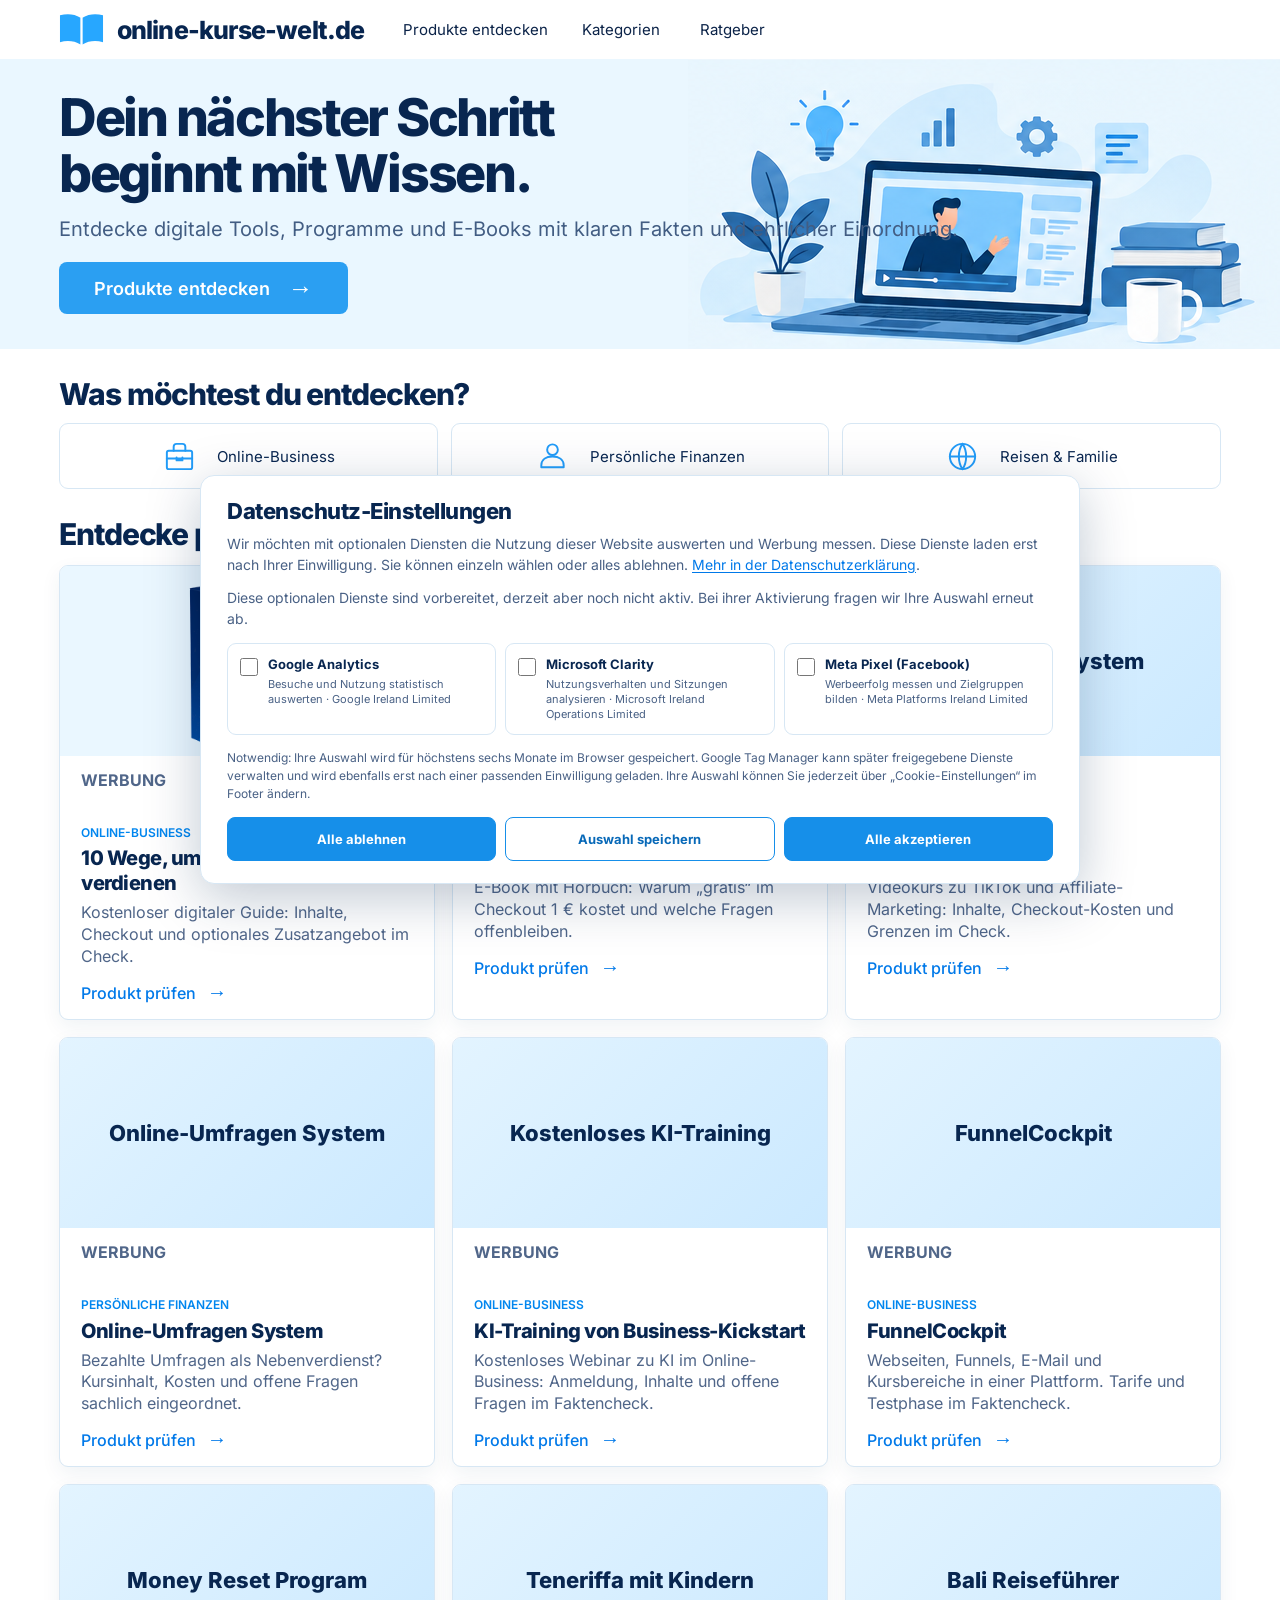
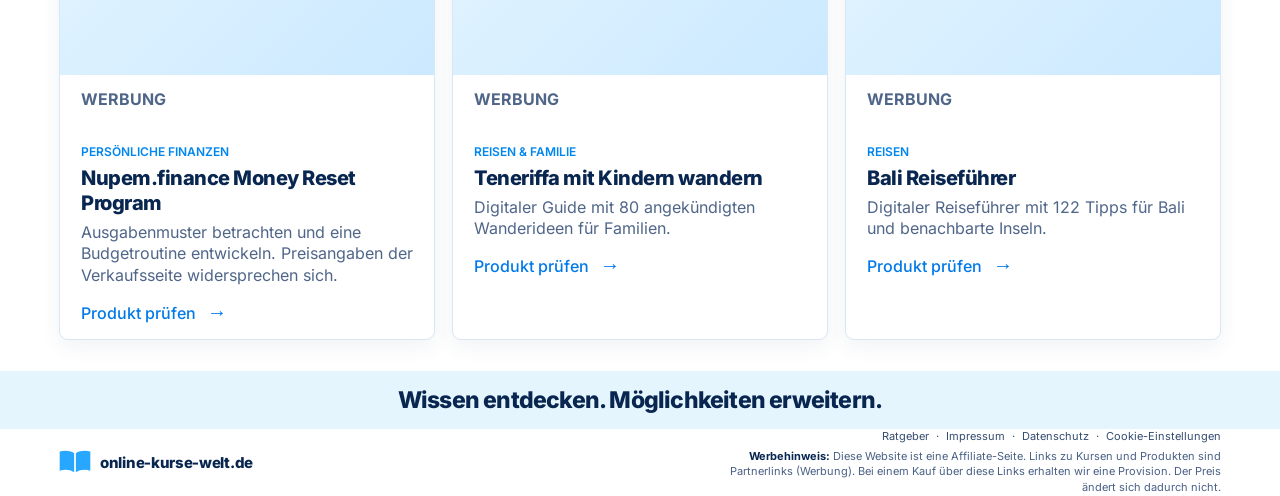
<file: index.html>
<!doctype html>
<html lang="de">
  <head>
    <meta charset="utf-8">
    <meta name="viewport" content="width=device-width, initial-scale=1">
    <meta name="google-site-verification" content="3HB__HDQSe2GEYKUAc9CnkwGPoxhRhEXRXLmWNFQ_dc" />
    <meta name="theme-color" content="#eaf7ff">
    <link rel="icon" type="image/svg+xml" href="favicon.svg">
    <meta name="description" content="Entdecke digitale Tools, Programme und E-Books für Business, Alltag und Reisen. Mit Preisprüfung, Quellen und ehrlicher Einordnung.">
    <title>Digitale Produkte entdecken | online-kurse-welt.de</title>
    <link rel="stylesheet" href="fonts.css">
    <link rel="stylesheet" href="styles.css">
    <link rel="stylesheet" href="consent.css">
    <script src="consent-config.js" defer></script>
    <script src="consent.js" defer></script>
    <script src="script.js" defer></script>
  </head>
  <body>
    <header class="site-header">
      <div class="container header-inner">
        <a class="brand" href="/" aria-label="online-kurse-welt.de – Startseite">
          <svg class="brand-mark" viewBox="0 0 46 36" aria-hidden="true"><path d="M22 5.5C15.7 1.5 8.2 1.1 1 3v27.4c7.3-1.9 14.8-1.5 21 2.5V5.5Z" fill="#27a7ff"/><path d="M24 5.5c6.3-4 13.8-4.4 21-2.5v27.4c-7.3-1.9-14.8-1.5-21 2.5V5.5Z" fill="#27a7ff"/><path d="M23 5v29" stroke="white" stroke-width="1.7"/></svg>
          <span>online-kurse-welt.de</span>
        </a>
        <nav class="main-nav" aria-label="Hauptnavigation">
          <a href="#kurse">Produkte entdecken</a>
          <a href="#kategorien">Kategorien</a>
          <button type="button" data-dialog="ratgeber">Ratgeber</button>
        </nav>
      </div>
    </header>

    <main>
      <section class="hero" aria-labelledby="hero-title">
        <div class="container hero-inner">
          <div class="hero-copy">
            <h1 id="hero-title">Dein nächster Schritt <br>beginnt mit Wissen.</h1>
            <p>Entdecke digitale Tools, Programme und E-Books mit klaren Fakten und ehrlicher Einordnung.</p>
            <a class="primary-button" href="#kurse">Produkte entdecken <span aria-hidden="true">→</span></a>
          </div>
          <div class="hero-art" aria-hidden="true"></div>
        </div>
      </section>

      <section class="categories container" id="kategorien" aria-labelledby="categories-title">
        <h2 id="categories-title">Was möchtest du entdecken?</h2>
        <div class="category-grid" role="group" aria-label="Produktkategorie wählen">
          <button class="category" type="button" data-category="business" aria-pressed="false"><svg viewBox="0 0 36 36" aria-hidden="true"><rect x="5" y="12" width="26" height="19" rx="2"/><path d="M12 12V8a3 3 0 0 1 3-3h6a3 3 0 0 1 3 3v4M5 20h26M15 19v3h6v-3"/></svg><span>Online-Business</span></button>
          <button class="category" type="button" data-category="persoenlich" aria-pressed="false"><svg viewBox="0 0 36 36" aria-hidden="true"><circle cx="18" cy="11" r="5.5"/><path d="M6.5 29v-2c0-6 5-9 11.5-9s11.5 3 11.5 9v2H6.5Z"/></svg><span>Persönliche Finanzen</span></button>
          <button class="category" type="button" data-category="reisen" aria-pressed="false"><svg viewBox="0 0 36 36" aria-hidden="true"><circle cx="18" cy="18" r="13"/><path d="M5 18h26M18 5c-5 7-5 19 0 26m0-26c5 7 5 19 0 26"/></svg><span>Reisen &amp; Familie</span></button>
        </div>
      </section>

      <section class="courses container" id="kurse" aria-labelledby="courses-title">
        <div class="courses-heading">
          <h2 id="courses-title">Entdecke passende digitale Produkte</h2>
          <button class="reset-filter" type="button" hidden>Alle Produkte anzeigen</button>
        </div>
        <div class="course-grid">
          <article class="course-card" data-category="business"><div class="course-image-product"><img src="assets/10-wege-online-geld-verdienen.png" alt="Anbieter-Mockup des digitalen Guides 10 Wege, um online Geld zu verdienen" width="500" height="500" loading="lazy"></div><div class="course-body"><p class="ad-label">Werbung</p><p class="eyebrow">Online-Business</p><h3>10 Wege, um online Geld zu verdienen</h3><p>Kostenloser digitaler Guide: Inhalte, Checkout und optionales Zusatzangebot im Check.</p><a class="text-link" href="/10-wege-online-geld-verdienen">Produkt prüfen <span aria-hidden="true">→</span></a></div></article>
          <article class="course-card" data-category="business"><div class="course-image-product course-image-no-photo">Internet Geld Geheimnis</div><div class="course-body"><p class="ad-label">Werbung</p><p class="eyebrow">Online-Business</p><h3>Internet Geld Geheimnis</h3><p>E-Book mit Hörbuch: Warum „gratis“ im Checkout 1 € kostet und welche Fragen offenbleiben.</p><a class="text-link" href="/internet-geld-geheimnis">Produkt prüfen <span aria-hidden="true">→</span></a></div></article>
          <article class="course-card" data-category="business"><div class="course-image-product course-image-no-photo">TikTok Cash System</div><div class="course-body"><p class="ad-label">Werbung</p><p class="eyebrow">Online-Business</p><h3>TikTok Cash System</h3><p>Videokurs zu TikTok und Affiliate-Marketing: Inhalte, Checkout-Kosten und Grenzen im Check.</p><a class="text-link" href="/tiktok-cash-system">Produkt prüfen <span aria-hidden="true">→</span></a></div></article>
          <article class="course-card" data-category="persoenlich"><div class="course-image-product course-image-no-photo">Online-Umfragen System</div><div class="course-body"><p class="ad-label">Werbung</p><p class="eyebrow">Persönliche Finanzen</p><h3>Online-Umfragen System</h3><p>Bezahlte Umfragen als Nebenverdienst? Kursinhalt, Kosten und offene Fragen sachlich eingeordnet.</p><a class="text-link" href="/online-umfragen-system">Produkt prüfen <span aria-hidden="true">→</span></a></div></article>
          <article class="course-card" data-category="business"><div class="course-image-product course-image-no-photo">Kostenloses KI-Training</div><div class="course-body"><p class="ad-label">Werbung</p><p class="eyebrow">Online-Business</p><h3>KI-Training von Business-Kickstart</h3><p>Kostenloses Webinar zu KI im Online-Business: Anmeldung, Inhalte und offene Fragen im Faktencheck.</p><a class="text-link" href="/ki-training-online-business">Produkt prüfen <span aria-hidden="true">→</span></a></div></article>
          <article class="course-card" data-category="business"><div class="course-image-product course-image-no-photo">FunnelCockpit</div><div class="course-body"><p class="ad-label">Werbung</p><p class="eyebrow">Online-Business</p><h3>FunnelCockpit</h3><p>Webseiten, Funnels, E-Mail und Kursbereiche in einer Plattform. Tarife und Testphase im Faktencheck.</p><a class="text-link" href="/funnel-cockpit">Produkt prüfen <span aria-hidden="true">→</span></a></div></article>
          <article class="course-card" data-category="persoenlich"><div class="course-image-product course-image-no-photo">Money Reset Program</div><div class="course-body"><p class="ad-label">Werbung</p><p class="eyebrow">Persönliche Finanzen</p><h3>Nupem.finance Money Reset Program</h3><p>Ausgabenmuster betrachten und eine Budgetroutine entwickeln. Preisangaben der Verkaufsseite widersprechen sich.</p><a class="text-link" href="/nupem-money-reset">Produkt prüfen <span aria-hidden="true">→</span></a></div></article>
          <article class="course-card" data-category="reisen"><div class="course-image-product course-image-no-photo">Teneriffa mit Kindern</div><div class="course-body"><p class="ad-label">Werbung</p><p class="eyebrow">Reisen &amp; Familie</p><h3>Teneriffa mit Kindern wandern</h3><p>Digitaler Guide mit 80 angekündigten Wanderideen für Familien.</p><a class="text-link" href="/teneriffa-wandern-mit-kindern">Produkt prüfen <span aria-hidden="true">→</span></a></div></article>
          <article class="course-card" data-category="reisen"><div class="course-image-product course-image-no-photo">Bali Reiseführer</div><div class="course-body"><p class="ad-label">Werbung</p><p class="eyebrow">Reisen</p><h3>Bali Reiseführer</h3><p>Digitaler Reiseführer mit 122 Tipps für Bali und benachbarte Inseln.</p><a class="text-link" href="/bali-reisefuehrer">Produkt prüfen <span aria-hidden="true">→</span></a></div></article>
        </div>
        <p class="empty-state" hidden>Für diese Kategorie zeigen wir derzeit keine Produkte. Wähle eine andere Kategorie oder sieh dir alle Produkte an.</p>
      </section>

      <div class="closing-line">Wissen entdecken. Möglichkeiten erweitern.</div>
    </main>

    <footer class="site-footer">
      <div class="container footer-inner">
        <a class="brand brand-footer" href="/" aria-label="online-kurse-welt.de – Startseite">
          <svg class="brand-mark" viewBox="0 0 46 36" aria-hidden="true"><path d="M22 5.5C15.7 1.5 8.2 1.1 1 3v27.4c7.3-1.9 14.8-1.5 21 2.5V5.5Z" fill="#27a7ff"/><path d="M24 5.5c6.3-4 13.8-4.4 21-2.5v27.4c-7.3-1.9-14.8-1.5-21 2.5V5.5Z" fill="#27a7ff"/><path d="M23 5v29" stroke="white" stroke-width="1.7"/></svg>
          <span>online-kurse-welt.de</span>
        </a>
        <div class="footer-right">
          <nav aria-label="Footer-Navigation">
            <button type="button" data-dialog="ratgeber">Ratgeber</button><span aria-hidden="true">·</span>
            <a href="/impressum">Impressum</a><span aria-hidden="true">·</span>
            <a href="/datenschutz">Datenschutz</a><span aria-hidden="true">·</span>
            <button class="cookie-settings-button" type="button" data-cookie-settings>Cookie-Einstellungen</button>
          </nav>
          <p class="affiliate-disclaimer"><strong>Werbehinweis:</strong> Diese Website ist eine Affiliate-Seite. Links zu Kursen und Produkten sind Partnerlinks (Werbung). Bei einem Kauf über diese Links erhalten wir eine Provision. Der Preis ändert sich dadurch nicht.</p>
        </div>
      </div>
    </footer>

    <dialog id="info-dialog" aria-labelledby="dialog-title">
      <button class="dialog-close" type="button" aria-label="Schließen">×</button>
      <h2 id="dialog-title"></h2>
      <p id="dialog-copy"></p>
    </dialog>
  </body>
</html>
</file>
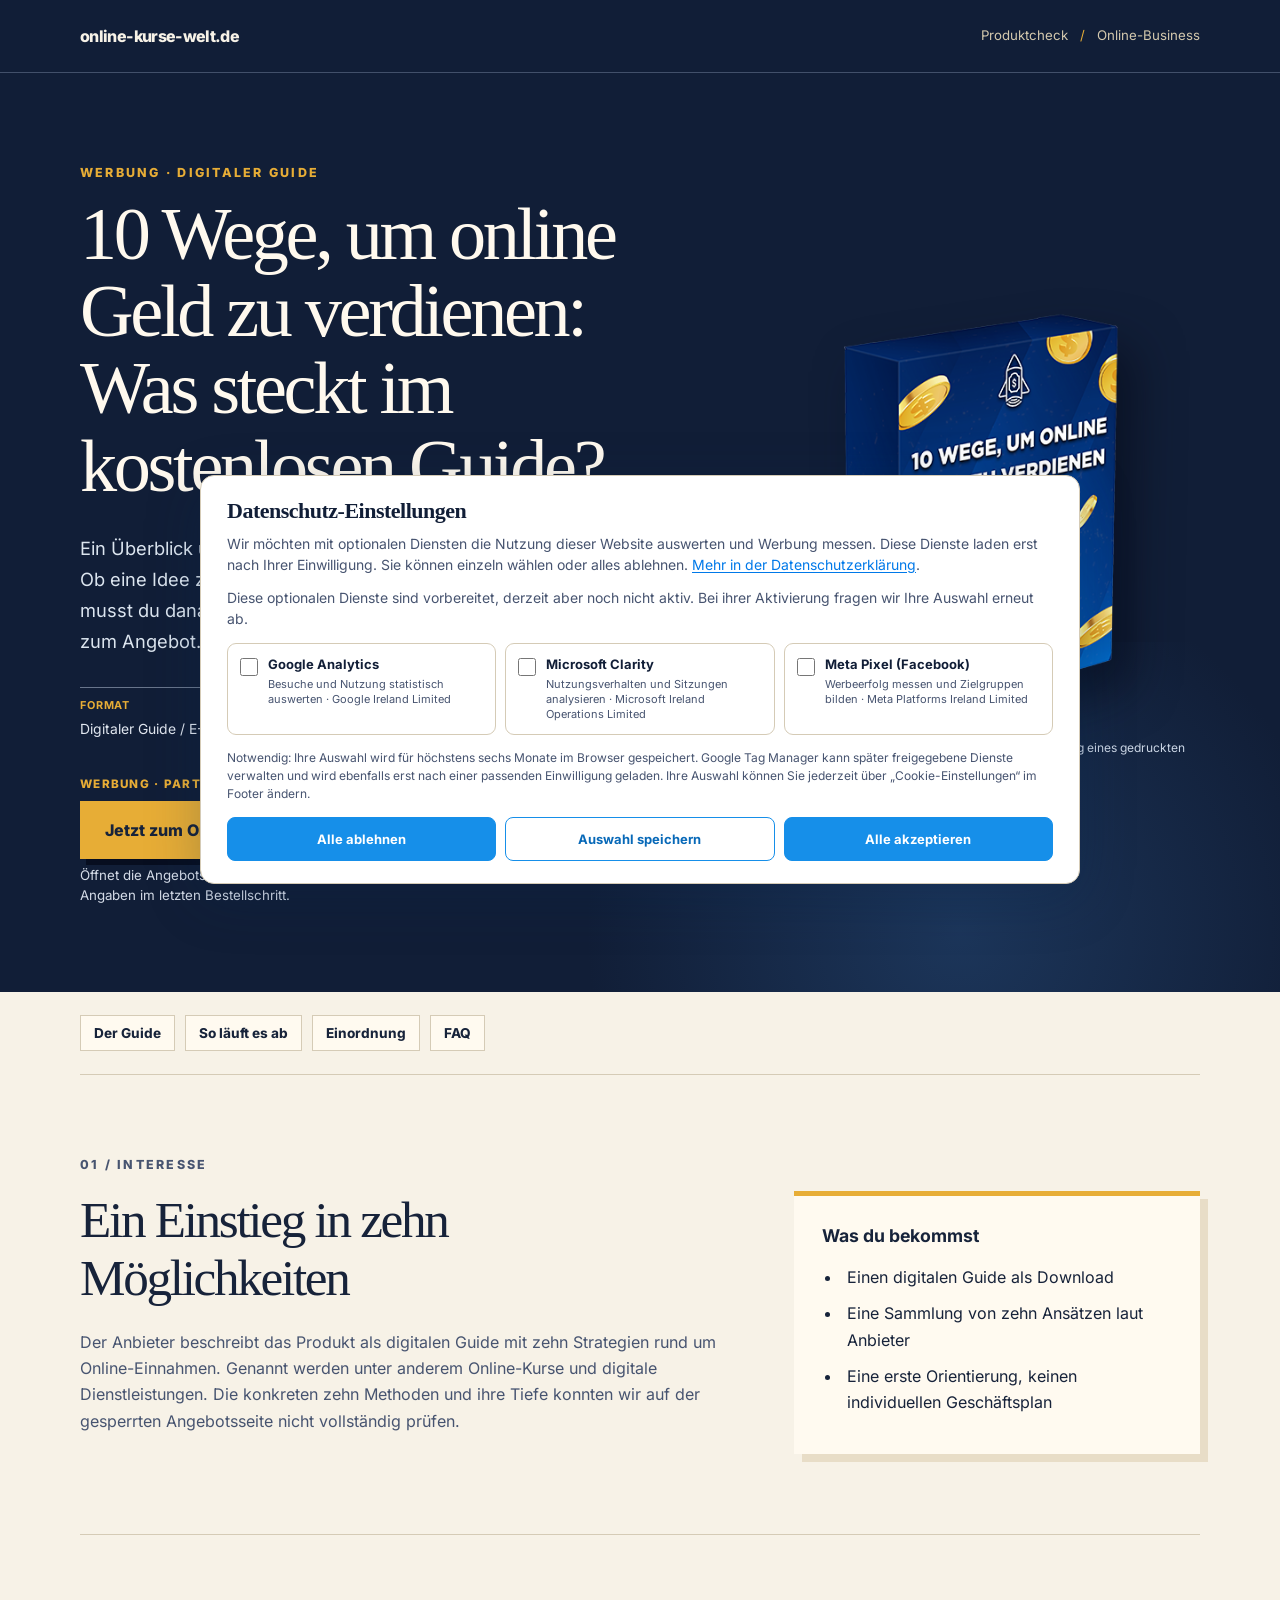
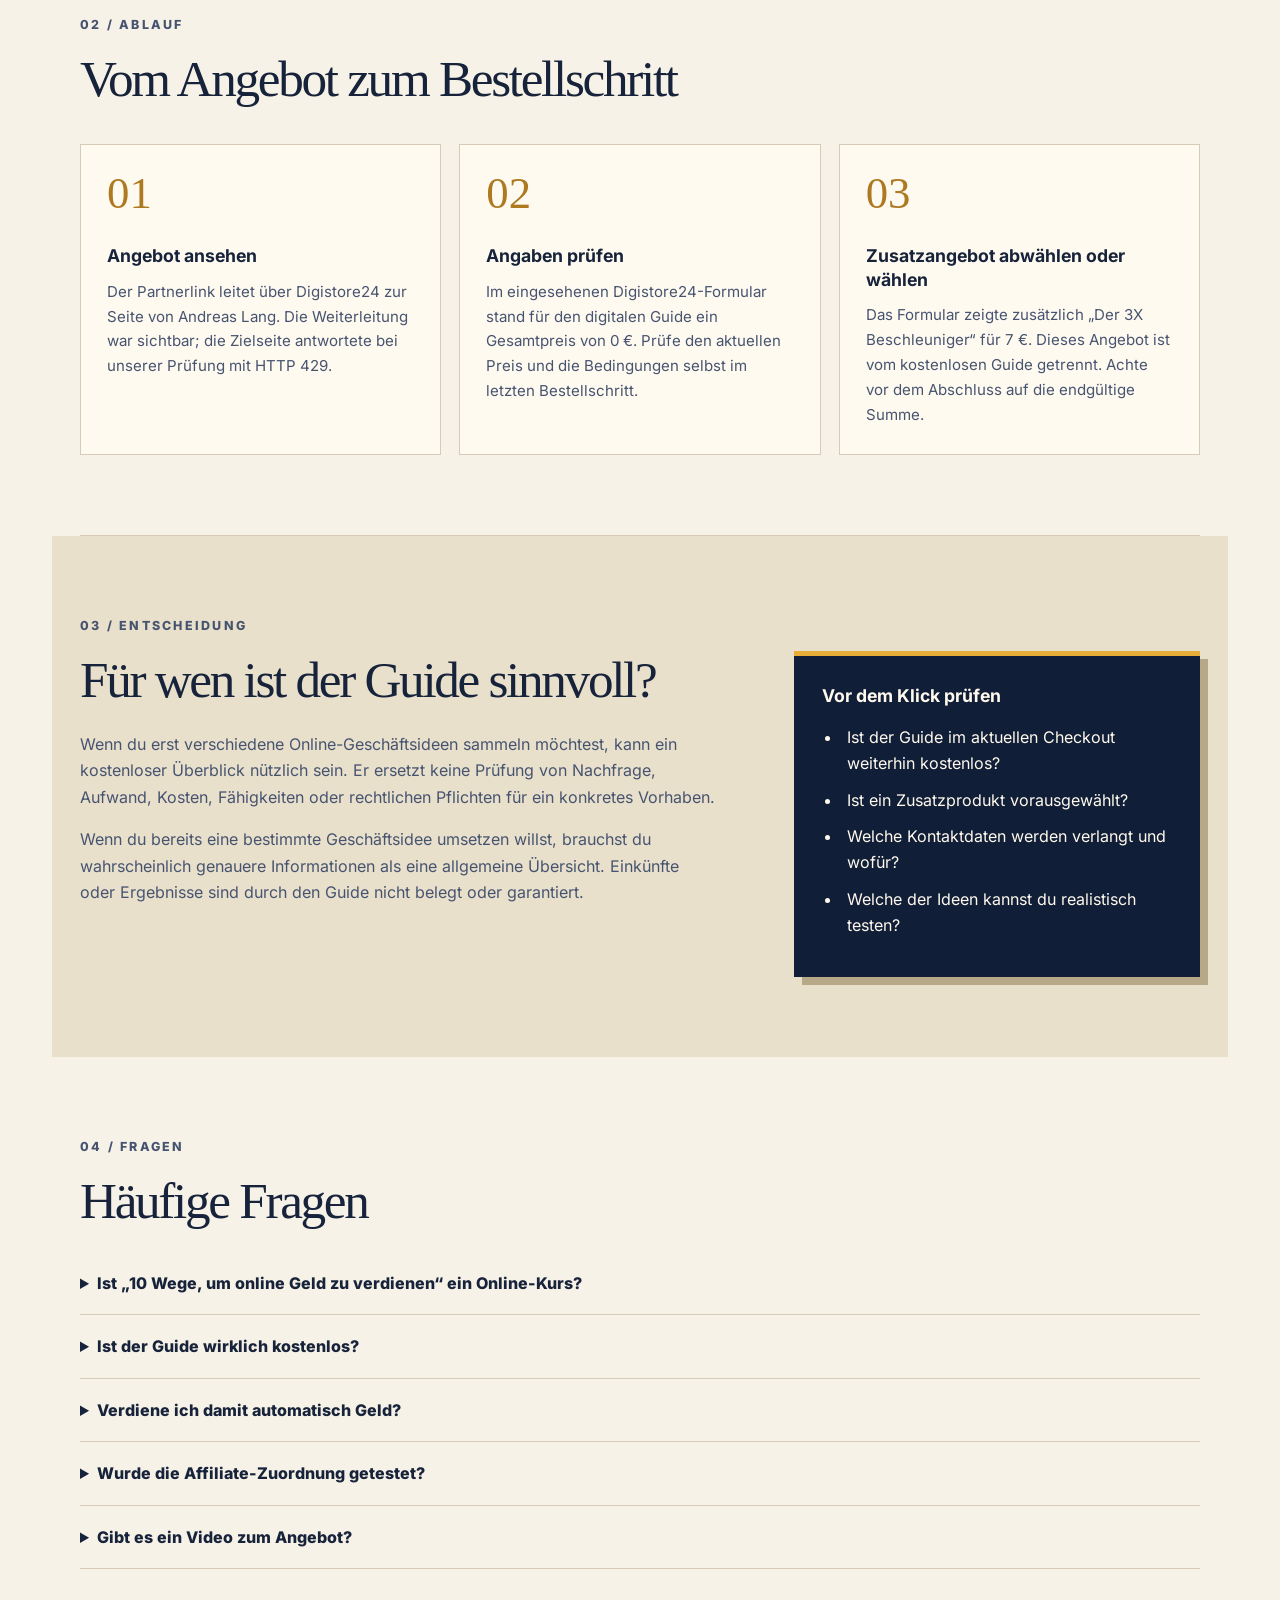
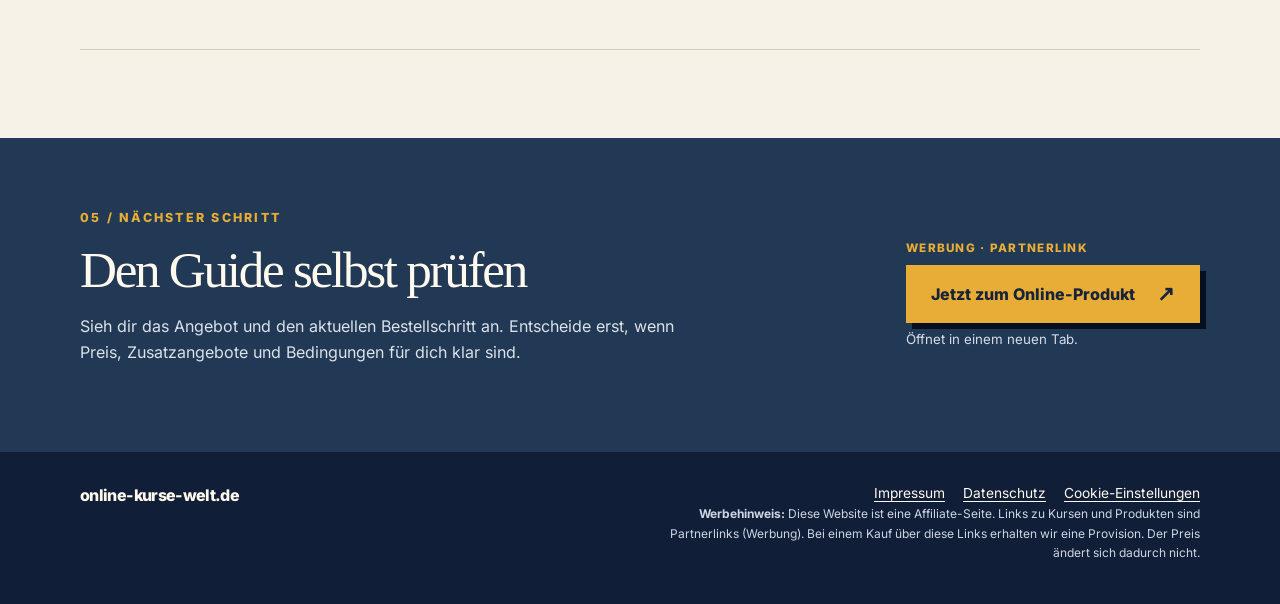
<file: 10-wege-online-geld-verdienen.html>
<!doctype html>
<html lang="de">
<head>
  <meta charset="utf-8">
  <meta name="viewport" content="width=device-width, initial-scale=1">
  <meta name="theme-color" content="#111e37">
  <title>10 Wege, um online Geld zu verdienen: kostenloser Guide im Check</title>
  <meta name="description" content="Was steckt im kostenlosen digitalen Guide „10 Wege, um online Geld zu verdienen“? Inhalte, Checkout, Zusatzangebot und Grenzen sachlich erklärt.">
  <link rel="canonical" href="https://www.online-kurse-welt.de/10-wege-online-geld-verdienen">
  <meta property="og:type" content="article">
  <meta property="og:title" content="10 Wege, um online Geld zu verdienen – Guide im Check">
  <meta property="og:description" content="Der kostenlose digitale Guide: Inhalte, Preis und wichtige Fragen vor dem Bestellschritt.">
  <meta property="og:url" content="https://www.online-kurse-welt.de/10-wege-online-geld-verdienen">
  <meta property="og:image" content="https://www.online-kurse-welt.de/assets/10-wege-online-geld-verdienen.png">
  <link rel="icon" type="image/svg+xml" href="favicon.svg">
  <link rel="stylesheet" href="fonts.css">
  <link rel="stylesheet" href="10-wege-online-geld-verdienen.css">
  <link rel="stylesheet" href="consent.css">
  <script src="consent-config.js" defer></script>
  <script src="consent.js" defer></script>
</head>
<body>
  <header class="masthead"><div class="wrap masthead-inner"><a class="home-link" href="/" aria-label="online-kurse-welt.de – Startseite">online-kurse-welt.de</a><span>Produktcheck <span aria-hidden="true">/</span> Online-Business</span></div></header>
  <main>
    <section class="hero" aria-labelledby="page-title"><div class="wrap hero-grid">
      <div class="hero-copy">
        <p class="kicker">Werbung · Digitaler Guide</p>
        <h1 id="page-title">10 Wege, um online Geld zu verdienen: Was steckt im kostenlosen Guide?</h1>
        <p class="lead">Ein Überblick über verschiedene Ansätze kann ein guter Anfang sein. Ob eine Idee zu deinen Fähigkeiten, deiner Zeit und deinem Markt passt, musst du danach selbst prüfen. Hier findest du die belegten Eckdaten zum Angebot.</p>
        <div class="hero-facts"><span><strong>Format</strong> Digitaler Guide / E-Book</span><span><strong>Preis im geprüften Formular</strong> 0 €</span><span><strong>Zusatzangebot</strong> optional, 7 €</span></div>
        <div class="cta-block"><span class="ad-tag">Werbung · Partnerlink</span><a class="cta" href="https://www.digistore24.com/redir/589848/mysticmarketing/" target="_blank" rel="sponsored noopener noreferrer" aria-label="Jetzt zum Online-Produkt 10 Wege, um online Geld zu verdienen bei Andreas Lang, Werbung, öffnet in neuem Tab">Jetzt zum Online-Produkt <span aria-hidden="true">↗</span></a><small>Öffnet die Angebotsseite in einem neuen Tab. Maßgeblich sind die Angaben im letzten Bestellschritt.</small></div>
      </div>
      <figure class="cover"><img src="assets/10-wege-online-geld-verdienen.png" alt="Anbieter-Mockup des digitalen Guides 10 Wege, um online Geld zu verdienen" width="500" height="500"><figcaption>Anbieter-Mockup des digitalen Guides; keine Abbildung eines gedruckten Buchs.</figcaption></figure>
    </div></section>

    <div class="wrap content">
      <nav class="jump" aria-label="Auf dieser Seite"><a href="#inhalt">Der Guide</a><a href="#ablauf">So läuft es ab</a><a href="#einordnung">Einordnung</a><a href="#faq">FAQ</a></nav>
      <section class="section" id="inhalt" aria-labelledby="inhalt-title"><p class="section-no">01 / INTERESSE</p><div class="section-grid"><div><h2 id="inhalt-title">Ein Einstieg in zehn Möglichkeiten</h2><p>Der Anbieter beschreibt das Produkt als digitalen Guide mit zehn Strategien rund um Online-Einnahmen. Genannt werden unter anderem Online-Kurse und digitale Dienstleistungen. Die konkreten zehn Methoden und ihre Tiefe konnten wir auf der gesperrten Angebotsseite nicht vollständig prüfen.</p></div><aside class="note"><h3>Was du bekommst</h3><ul><li>Einen digitalen Guide als Download</li><li>Eine Sammlung von zehn Ansätzen laut Anbieter</li><li>Eine erste Orientierung, keinen individuellen Geschäftsplan</li></ul></aside></div></section>

      <section class="section" id="ablauf" aria-labelledby="ablauf-title"><p class="section-no">02 / ABLAUF</p><h2 id="ablauf-title">Vom Angebot zum Bestellschritt</h2><div class="steps"><div><span class="step-num">01</span><h3>Angebot ansehen</h3><p>Der Partnerlink leitet über Digistore24 zur Seite von Andreas Lang. Die Weiterleitung war sichtbar; die Zielseite antwortete bei unserer Prüfung mit HTTP 429.</p></div><div><span class="step-num">02</span><h3>Angaben prüfen</h3><p>Im eingesehenen Digistore24-Formular stand für den digitalen Guide ein Gesamtpreis von 0 €. Prüfe den aktuellen Preis und die Bedingungen selbst im letzten Bestellschritt.</p></div><div><span class="step-num">03</span><h3>Zusatzangebot abwählen oder wählen</h3><p>Das Formular zeigte zusätzlich „Der 3X Beschleuniger“ für 7 €. Dieses Angebot ist vom kostenlosen Guide getrennt. Achte vor dem Abschluss auf die endgültige Summe.</p></div></div></section>

      <section class="section verdict" id="einordnung" aria-labelledby="einordnung-title"><p class="section-no">03 / ENTSCHEIDUNG</p><div class="section-grid"><div><h2 id="einordnung-title">Für wen ist der Guide sinnvoll?</h2><p>Wenn du erst verschiedene Online-Geschäftsideen sammeln möchtest, kann ein kostenloser Überblick nützlich sein. Er ersetzt keine Prüfung von Nachfrage, Aufwand, Kosten, Fähigkeiten oder rechtlichen Pflichten für ein konkretes Vorhaben.</p><p>Wenn du bereits eine bestimmte Geschäftsidee umsetzen willst, brauchst du wahrscheinlich genauere Informationen als eine allgemeine Übersicht. Einkünfte oder Ergebnisse sind durch den Guide nicht belegt oder garantiert.</p></div><div class="check-panel"><h3>Vor dem Klick prüfen</h3><ul><li>Ist der Guide im aktuellen Checkout weiterhin kostenlos?</li><li>Ist ein Zusatzprodukt vorausgewählt?</li><li>Welche Kontaktdaten werden verlangt und wofür?</li><li>Welche der Ideen kannst du realistisch testen?</li></ul></div></div></section>

      <section class="section faq" id="faq" aria-labelledby="faq-title"><p class="section-no">04 / FRAGEN</p><h2 id="faq-title">Häufige Fragen</h2><details><summary>Ist „10 Wege, um online Geld zu verdienen“ ein Online-Kurs?</summary><p>Das eingesehene offizielle Bestellformular bezeichnet das Produkt als digitalen Guide beziehungsweise E-Book. Ein Kursformat konnten wir für dieses Produkt nicht belegen.</p></details><details><summary>Ist der Guide wirklich kostenlos?</summary><p>Im am 19. Oktober 2026 eingesehenen Digistore24-Formular standen 0 € für den Guide. Daneben erschien ein separates Zusatzangebot für 7 €. Es gilt immer der aktuelle Gesamtbetrag im letzten Bestellschritt.</p></details><details><summary>Verdiene ich damit automatisch Geld?</summary><p>Nein. Der Guide sammelt Ideen. Ob daraus Einnahmen entstehen, hängt von Umsetzung, Nachfrage, Zeit, Kosten und vielen weiteren Faktoren ab. Es gibt hier keinen belegten Einkommensnachweis.</p></details><details><summary>Wurde die Affiliate-Zuordnung getestet?</summary><p>Die Weiterleitung über Digistore24 übergab die Partnerkennung an die Ziel-URL. Eine tatsächliche spätere Provisionszuordnung konnten wir wegen HTTP 429 auf der Zielseite nicht nachweisen.</p></details><details><summary>Gibt es ein Video zum Angebot?</summary><p>Eine offizielle Video Sales Letter oder ein verwendbares Produktvideo konnten wir auf der aktuell gesperrten Angebotsseite nicht verifizieren. Deshalb ist hier kein Videoplayer eingebunden.</p></details></section>
    </div>
    <section class="closing" aria-labelledby="closing-title"><div class="wrap closing-grid"><div><p class="kicker">05 / NÄCHSTER SCHRITT</p><h2 id="closing-title">Den Guide selbst prüfen</h2><p>Sieh dir das Angebot und den aktuellen Bestellschritt an. Entscheide erst, wenn Preis, Zusatzangebote und Bedingungen für dich klar sind.</p></div><div class="cta-block"><span class="ad-tag">Werbung · Partnerlink</span><a class="cta" href="https://www.digistore24.com/redir/589848/mysticmarketing/" target="_blank" rel="sponsored noopener noreferrer" aria-label="Jetzt zum Online-Produkt 10 Wege, um online Geld zu verdienen bei Andreas Lang, Werbung, öffnet in neuem Tab">Jetzt zum Online-Produkt <span aria-hidden="true">↗</span></a><small>Öffnet in einem neuen Tab.</small></div></div></section>
  </main>
  <footer class="footer"><div class="wrap footer-grid"><a class="home-link" href="/">online-kurse-welt.de</a><div><nav aria-label="Footer-Navigation"><a href="/impressum">Impressum</a><a href="/datenschutz">Datenschutz</a><button type="button" data-cookie-settings>Cookie-Einstellungen</button></nav><p class="affiliate-disclaimer"><strong>Werbehinweis:</strong> Diese Website ist eine Affiliate-Seite. Links zu Kursen und Produkten sind Partnerlinks (Werbung). Bei einem Kauf über diese Links erhalten wir eine Provision. Der Preis ändert sich dadurch nicht.</p></div></div></footer>
</body>
</html>
</file>
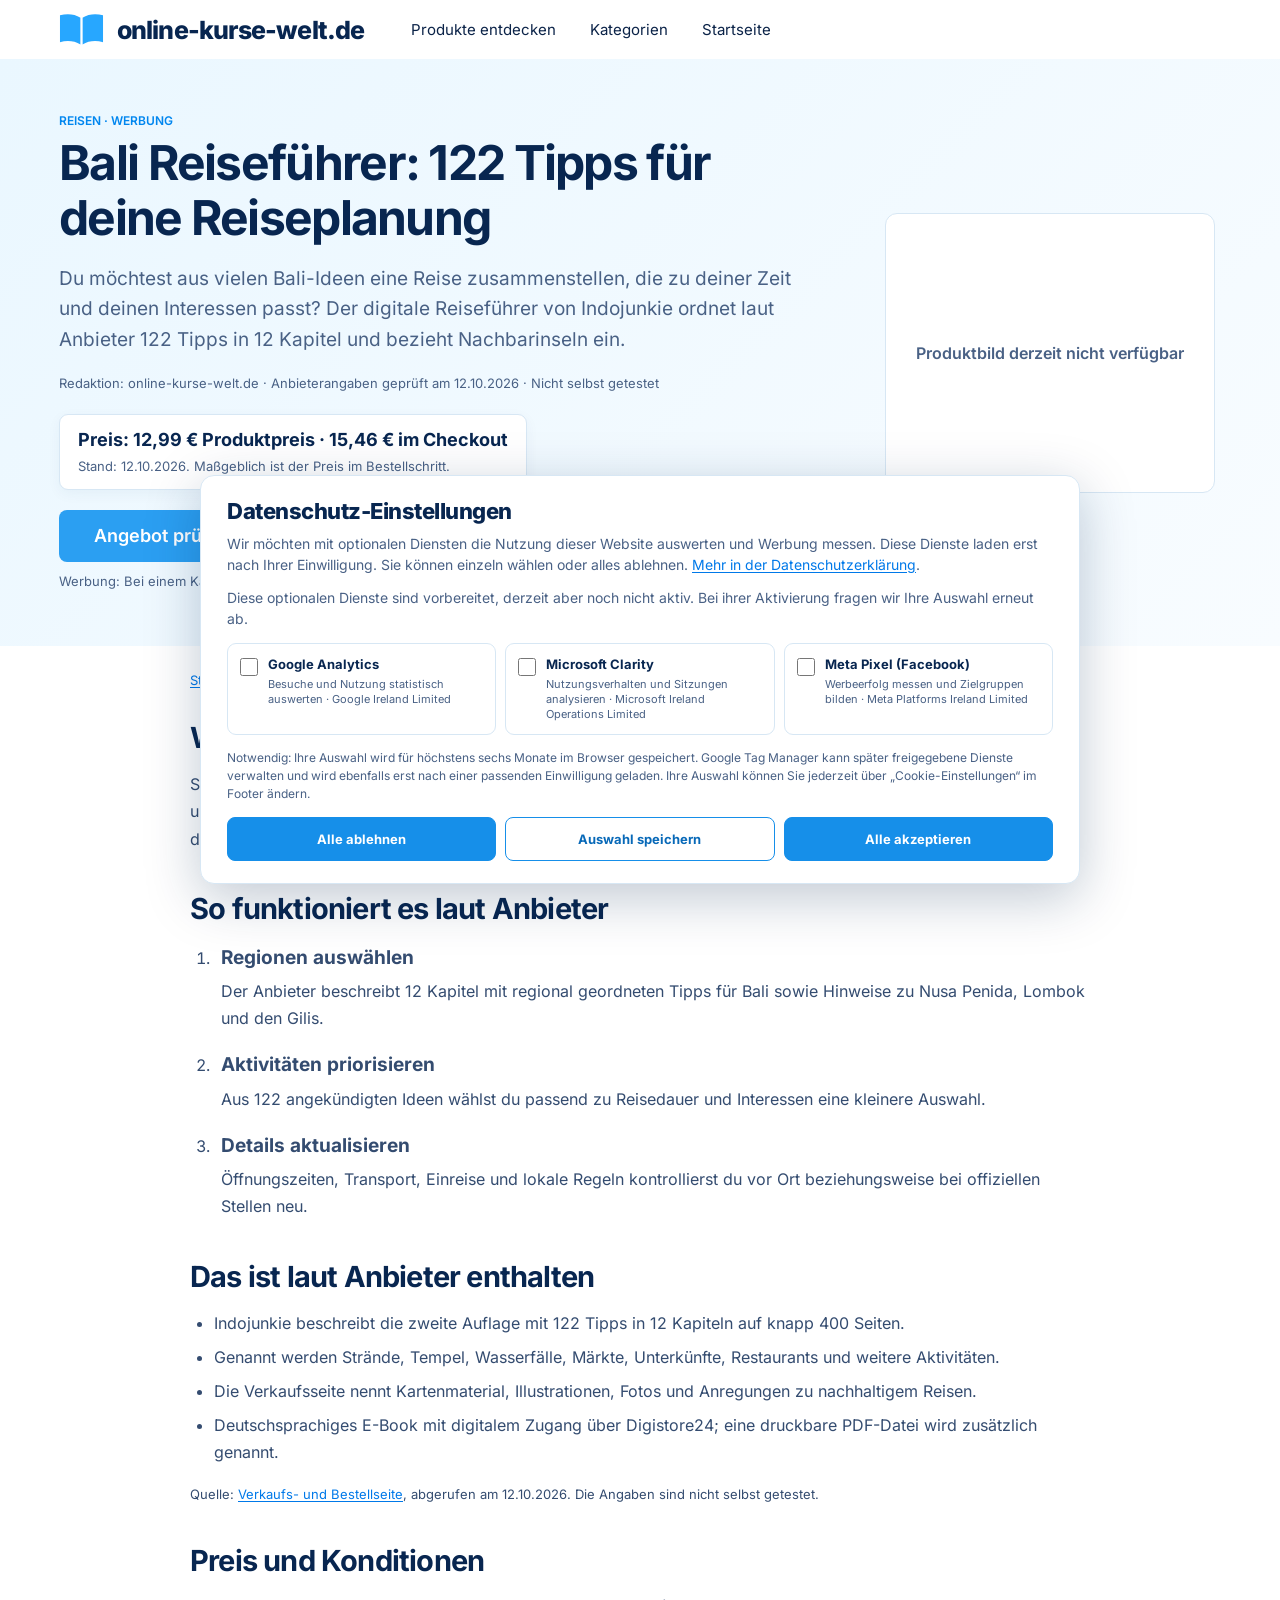
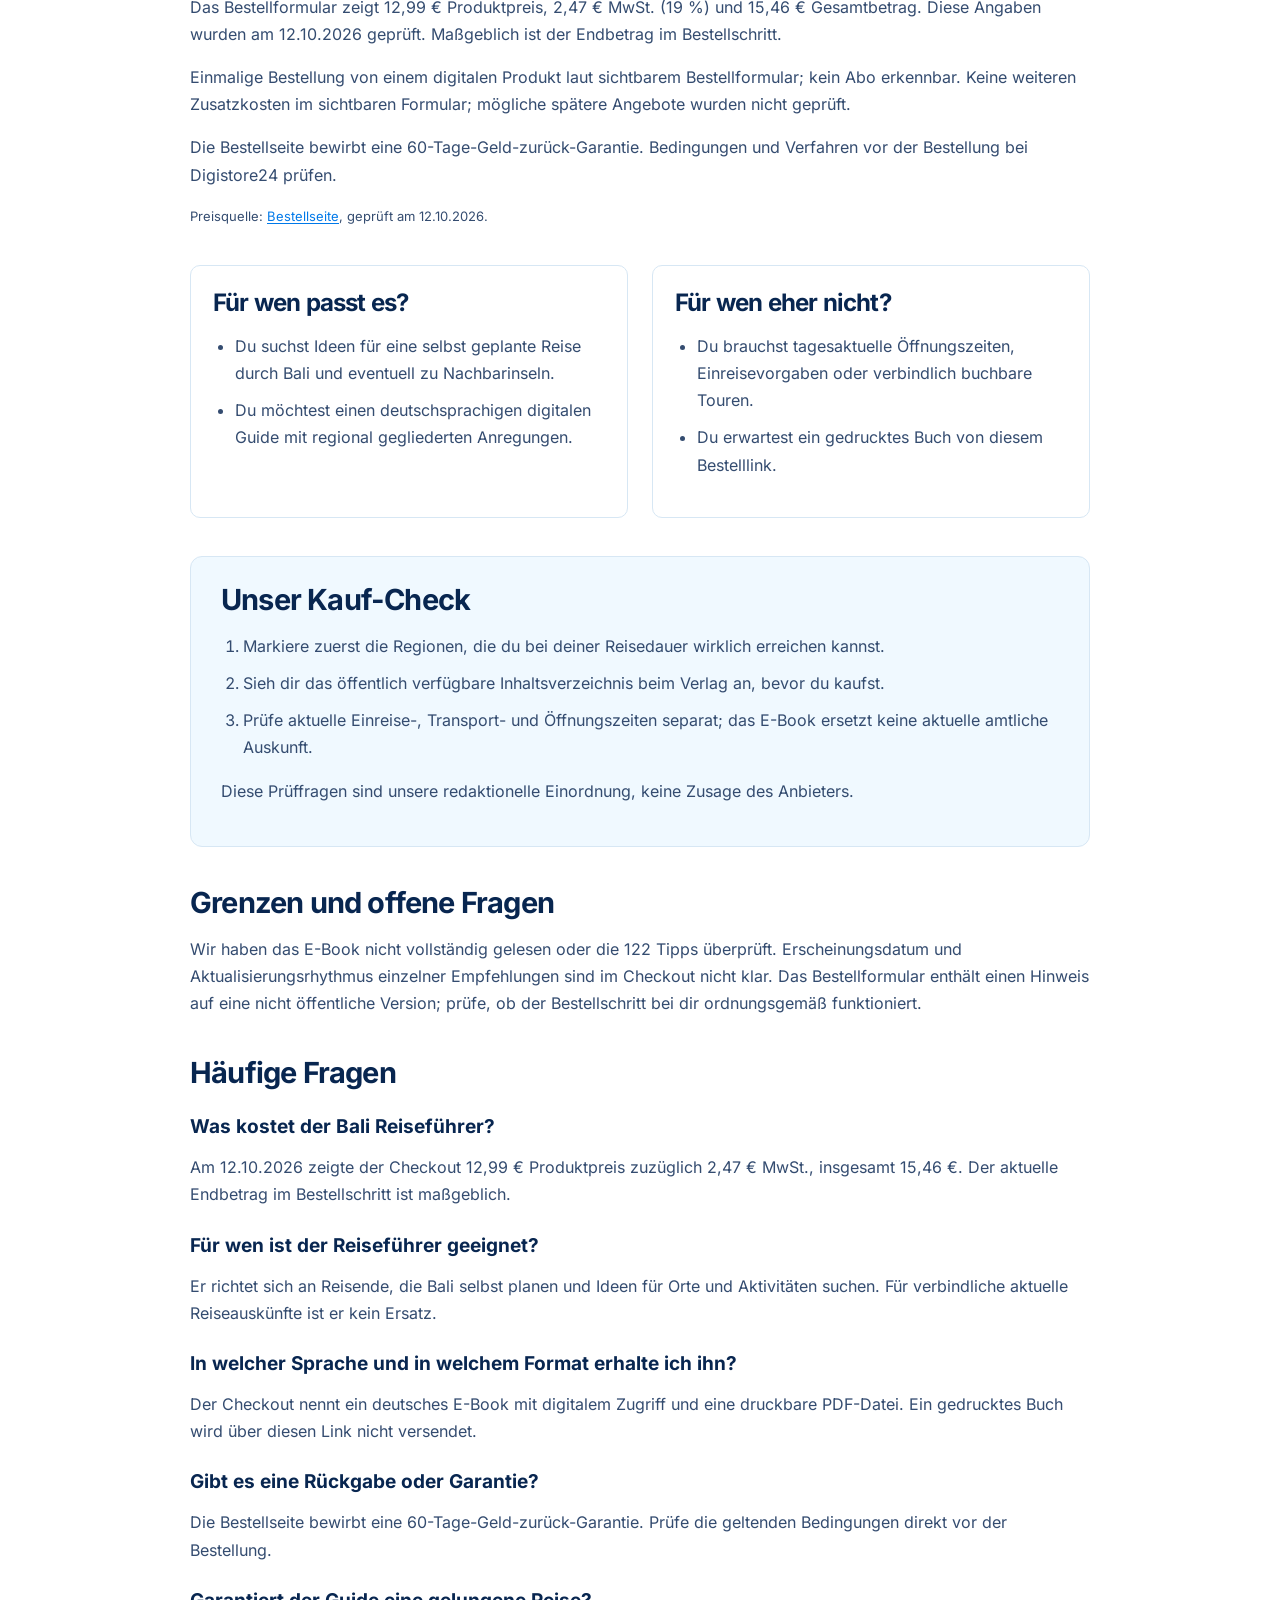
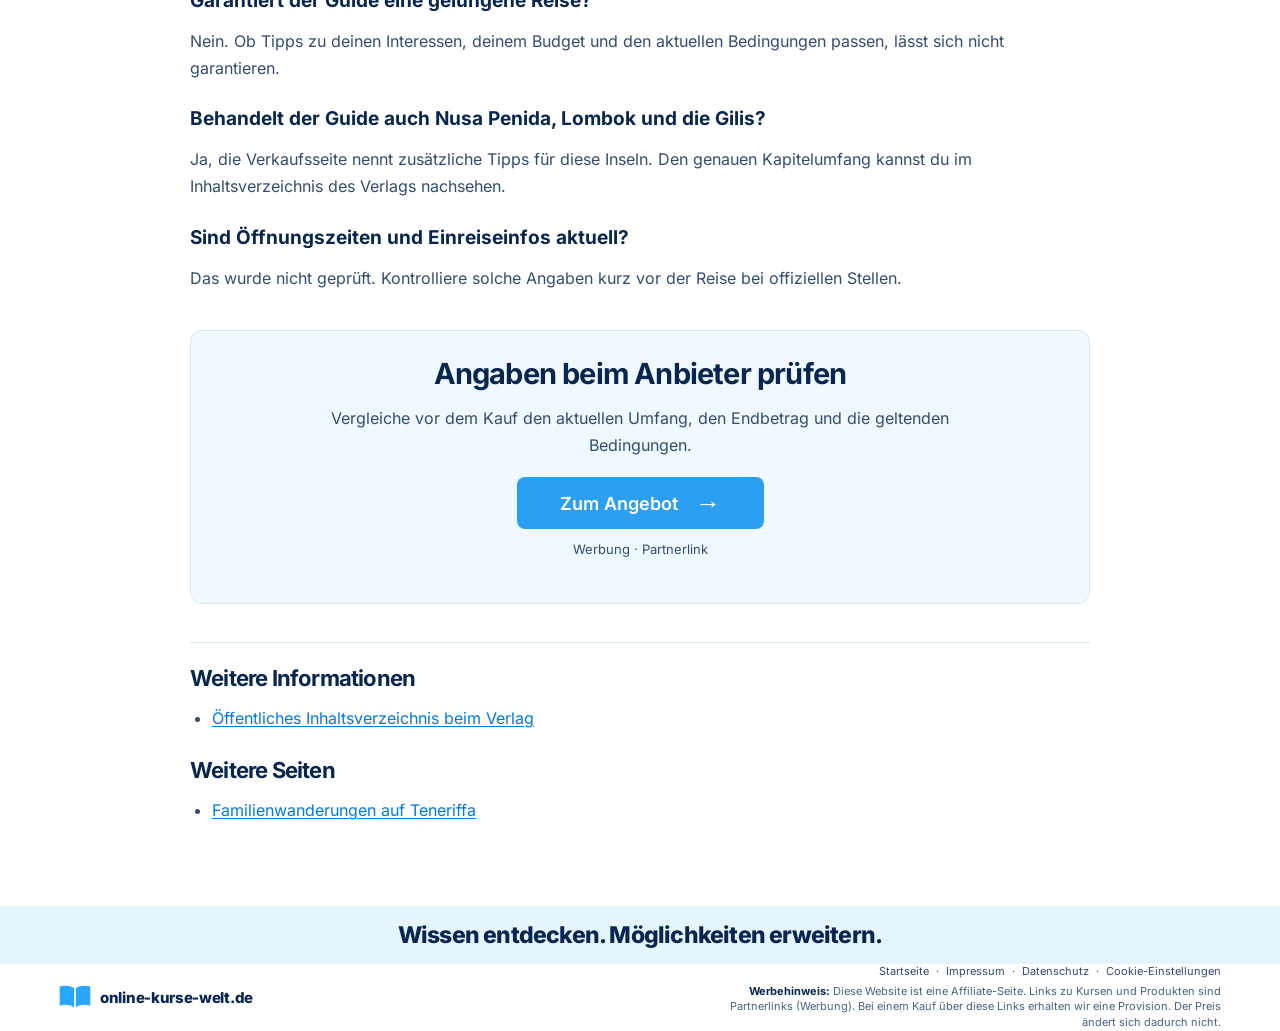
<file: bali-reisefuehrer.html>
<!doctype html>
<html lang="de">
<head>
  <meta charset="utf-8">
  <meta name="viewport" content="width=device-width, initial-scale=1">
  <meta name="theme-color" content="#eaf7ff">
  <link rel="icon" type="image/svg+xml" href="favicon.svg">
  <link rel="canonical" href="https://www.online-kurse-welt.de/bali-reisefuehrer">
  <meta name="description" content="Bali Reiseführer von Indojunkie: 122 Tipps in 12 Kapiteln, Format, Grenzen und 15,46 € Checkout-Preis. Kauf-Check, Stand 12.10.2026.">
  <title>Bali Reiseführer: 122 Tipps, E-Book &amp; Preis</title>
  <link rel="stylesheet" href="fonts.css">
  <link rel="stylesheet" href="styles.css">
  <link rel="stylesheet" href="consent.css">
  <script src="consent-config.js" defer></script>
  <script src="consent.js" defer></script>
</head>
<body>
  <header class="site-header"><div class="container header-inner">
    <a class="brand" href="/" aria-label="online-kurse-welt.de – Startseite"><svg class="brand-mark" viewBox="0 0 46 36" aria-hidden="true"><path d="M22 5.5C15.7 1.5 8.2 1.1 1 3v27.4c7.3-1.9 14.8-1.5 21 2.5V5.5Z" fill="#27a7ff"/><path d="M24 5.5c6.3-4 13.8-4.4 21-2.5v27.4c-7.3-1.9-14.8-1.5-21 2.5V5.5Z" fill="#27a7ff"/><path d="M23 5v29" stroke="white" stroke-width="1.7"/></svg><span>online-kurse-welt.de</span></a>
    <nav class="main-nav" aria-label="Hauptnavigation"><a href="/#kurse">Produkte entdecken</a><a href="/#kategorien">Kategorien</a><a href="/">Startseite</a></nav>
  </div></header>
  <main>
    <section class="product-hero"><div class="container product-hero-grid">
      <div><p class="eyebrow">Reisen · Werbung</p><h1>Bali Reiseführer: 122 Tipps für deine Reiseplanung</h1><p class="product-lead">Du möchtest aus vielen Bali-Ideen eine Reise zusammenstellen, die zu deiner Zeit und deinen Interessen passt? Der digitale Reiseführer von Indojunkie ordnet laut Anbieter 122 Tipps in 12 Kapitel und bezieht Nachbarinseln ein.</p>
      <p class="product-meta">Redaktion: online-kurse-welt.de · Anbieterangaben geprüft am 12.10.2026 · Nicht selbst getestet</p>
      <div class="price-box"><strong>Preis: 12,99 € Produktpreis · 15,46 € im Checkout</strong><span>Stand: 12.10.2026. Maßgeblich ist der Preis im Bestellschritt.</span></div>
      <a class="primary-button" href="https://www.checkout-ds24.com/redir/743944/mysticmarketing/okw-bali-reisefuehrer" rel="sponsored noopener" target="_blank" aria-label="Bali Reiseführer beim Anbieter ansehen (Werbung)">Angebot prüfen <span aria-hidden="true">→</span></a>
      <p class="affiliate-inline">Werbung: Bei einem Kauf über diesen Link erhalten wir eine Provision. Der Preis ändert sich dadurch nicht.</p></div>
      <div class="product-visual"><div class="product-cover-missing" role="img" aria-label="Kein freigegebenes Produktbild für den Bali Reiseführer">Produktbild derzeit nicht verfügbar</div></div>
    </div></section>
    <div class="container product-content">
      <nav class="breadcrumbs" aria-label="Brotkrumennavigation"><a href="/">Startseite</a> / Bali Reiseführer</nav>
      <section><h2>Worum es geht</h2><p>Strände, Tempel, Wasserfälle und weitere Inseln klingen nach einer vollen Route. Ohne Prioritäten werden Fahrtzeiten und Ortswechsel schnell unterschätzt. Ein Reiseführer kann Ideen sortieren; die tatsächliche Machbarkeit musst du für deine Reisedaten prüfen.</p></section>
      <section><h2>So funktioniert es laut Anbieter</h2><ol class="product-steps"><li><h3>Regionen auswählen</h3><p>Der Anbieter beschreibt 12 Kapitel mit regional geordneten Tipps für Bali sowie Hinweise zu Nusa Penida, Lombok und den Gilis.</p></li><li><h3>Aktivitäten priorisieren</h3><p>Aus 122 angekündigten Ideen wählst du passend zu Reisedauer und Interessen eine kleinere Auswahl.</p></li><li><h3>Details aktualisieren</h3><p>Öffnungszeiten, Transport, Einreise und lokale Regeln kontrollierst du vor Ort beziehungsweise bei offiziellen Stellen neu.</p></li></ol></section>
      <section><h2>Das ist laut Anbieter enthalten</h2><ul class="check-list"><li>Indojunkie beschreibt die zweite Auflage mit 122 Tipps in 12 Kapiteln auf knapp 400 Seiten.</li><li>Genannt werden Strände, Tempel, Wasserfälle, Märkte, Unterkünfte, Restaurants und weitere Aktivitäten.</li><li>Die Verkaufsseite nennt Kartenmaterial, Illustrationen, Fotos und Anregungen zu nachhaltigem Reisen.</li><li>Deutschsprachiges E-Book mit digitalem Zugang über Digistore24; eine druckbare PDF-Datei wird zusätzlich genannt.</li></ul><p class="source-note">Quelle: <a href="https://www.checkout-ds24.com/product/743944" rel="noopener" target="_blank">Verkaufs- und Bestellseite</a>, abgerufen am 12.10.2026. Die Angaben sind nicht selbst getestet.</p></section>
      <section><h2>Preis und Konditionen</h2><p>Das Bestellformular zeigt 12,99 € Produktpreis, 2,47 € MwSt. (19 %) und 15,46 € Gesamtbetrag. Diese Angaben wurden am 12.10.2026 geprüft. Maßgeblich ist der Endbetrag im Bestellschritt.</p><p>Einmalige Bestellung von einem digitalen Produkt laut sichtbarem Bestellformular; kein Abo erkennbar. Keine weiteren Zusatzkosten im sichtbaren Formular; mögliche spätere Angebote wurden nicht geprüft.</p><p>Die Bestellseite bewirbt eine 60-Tage-Geld-zurück-Garantie. Bedingungen und Verfahren vor der Bestellung bei Digistore24 prüfen.</p><p class="source-note">Preisquelle: <a href="https://www.checkout-ds24.com/product/743944?aff=mysticmarketing&amp;cam=okw-bali-reisefuehrer" rel="noopener" target="_blank">Bestellseite</a>, geprüft am 12.10.2026.</p></section>
      <section class="fit-grid"><div><h2>Für wen passt es?</h2><ul><li>Du suchst Ideen für eine selbst geplante Reise durch Bali und eventuell zu Nachbarinseln.</li><li>Du möchtest einen deutschsprachigen digitalen Guide mit regional gegliederten Anregungen.</li></ul></div><div><h2>Für wen eher nicht?</h2><ul><li>Du brauchst tagesaktuelle Öffnungszeiten, Einreisevorgaben oder verbindlich buchbare Touren.</li><li>Du erwartest ein gedrucktes Buch von diesem Bestelllink.</li></ul></div></section>
      <section class="decision-box"><h2>Unser Kauf-Check</h2><ol><li>Markiere zuerst die Regionen, die du bei deiner Reisedauer wirklich erreichen kannst.</li><li>Sieh dir das öffentlich verfügbare Inhaltsverzeichnis beim Verlag an, bevor du kaufst.</li><li>Prüfe aktuelle Einreise-, Transport- und Öffnungszeiten separat; das E-Book ersetzt keine aktuelle amtliche Auskunft.</li></ol><p>Diese Prüffragen sind unsere redaktionelle Einordnung, keine Zusage des Anbieters.</p></section>
      <section><h2>Grenzen und offene Fragen</h2><p>Wir haben das E-Book nicht vollständig gelesen oder die 122 Tipps überprüft. Erscheinungsdatum und Aktualisierungsrhythmus einzelner Empfehlungen sind im Checkout nicht klar. Das Bestellformular enthält einen Hinweis auf eine nicht öffentliche Version; prüfe, ob der Bestellschritt bei dir ordnungsgemäß funktioniert.</p></section>
      <section><h2>Häufige Fragen</h2><h3>Was kostet der Bali Reiseführer?</h3><p>Am 12.10.2026 zeigte der Checkout 12,99 € Produktpreis zuzüglich 2,47 € MwSt., insgesamt 15,46 €. Der aktuelle Endbetrag im Bestellschritt ist maßgeblich.</p><h3>Für wen ist der Reiseführer geeignet?</h3><p>Er richtet sich an Reisende, die Bali selbst planen und Ideen für Orte und Aktivitäten suchen. Für verbindliche aktuelle Reiseauskünfte ist er kein Ersatz.</p><h3>In welcher Sprache und in welchem Format erhalte ich ihn?</h3><p>Der Checkout nennt ein deutsches E-Book mit digitalem Zugriff und eine druckbare PDF-Datei. Ein gedrucktes Buch wird über diesen Link nicht versendet.</p><h3>Gibt es eine Rückgabe oder Garantie?</h3><p>Die Bestellseite bewirbt eine 60-Tage-Geld-zurück-Garantie. Prüfe die geltenden Bedingungen direkt vor der Bestellung.</p><h3>Garantiert der Guide eine gelungene Reise?</h3><p>Nein. Ob Tipps zu deinen Interessen, deinem Budget und den aktuellen Bedingungen passen, lässt sich nicht garantieren.</p><h3>Behandelt der Guide auch Nusa Penida, Lombok und die Gilis?</h3><p>Ja, die Verkaufsseite nennt zusätzliche Tipps für diese Inseln. Den genauen Kapitelumfang kannst du im Inhaltsverzeichnis des Verlags nachsehen.</p><h3>Sind Öffnungszeiten und Einreiseinfos aktuell?</h3><p>Das wurde nicht geprüft. Kontrolliere solche Angaben kurz vor der Reise bei offiziellen Stellen.</p></section>
      <section class="product-cta"><h2>Angaben beim Anbieter prüfen</h2><p>Vergleiche vor dem Kauf den aktuellen Umfang, den Endbetrag und die geltenden Bedingungen.</p><a class="primary-button" href="https://www.checkout-ds24.com/redir/743944/mysticmarketing/okw-bali-reisefuehrer" rel="sponsored noopener" target="_blank" aria-label="Bali Reiseführer beim Anbieter ansehen (Werbung)">Zum Angebot <span aria-hidden="true">→</span></a><p class="affiliate-inline">Werbung · Partnerlink</p></section>
      <aside class="product-resources"><h2>Weitere Informationen</h2><ul><li><a href="https://indojunkie.com/wp-content/uploads/bali-reisefuehrer-inhaltsverzeichnis.pdf" rel="noopener" target="_blank">Öffentliches Inhaltsverzeichnis beim Verlag</a></li></ul><h2>Weitere Seiten</h2><ul><li><a href="/teneriffa-wandern-mit-kindern">Familienwanderungen auf Teneriffa</a></li></ul></aside>
    </div>
  </main>
  <div class="closing-line">Wissen entdecken. Möglichkeiten erweitern.</div>
  <footer class="site-footer"><div class="container footer-inner"><a class="brand brand-footer" href="/" aria-label="online-kurse-welt.de – Startseite"><svg class="brand-mark" viewBox="0 0 46 36" aria-hidden="true"><path d="M22 5.5C15.7 1.5 8.2 1.1 1 3v27.4c7.3-1.9 14.8-1.5 21 2.5V5.5Z" fill="#27a7ff"/><path d="M24 5.5c6.3-4 13.8-4.4 21-2.5v27.4c-7.3-1.9-14.8-1.5-21 2.5V5.5Z" fill="#27a7ff"/><path d="M23 5v29" stroke="white" stroke-width="1.7"/></svg><span>online-kurse-welt.de</span></a><div class="footer-right"><nav aria-label="Footer-Navigation"><a href="/">Startseite</a><span aria-hidden="true">·</span><a href="/impressum">Impressum</a><span aria-hidden="true">·</span><a href="/datenschutz">Datenschutz</a><span aria-hidden="true">·</span><button class="cookie-settings-button" type="button" data-cookie-settings>Cookie-Einstellungen</button></nav><p class="affiliate-disclaimer"><strong>Werbehinweis:</strong> Diese Website ist eine Affiliate-Seite. Links zu Kursen und Produkten sind Partnerlinks (Werbung). Bei einem Kauf über diese Links erhalten wir eine Provision. Der Preis ändert sich dadurch nicht.</p></div></div></footer>
</body></html>
</file>
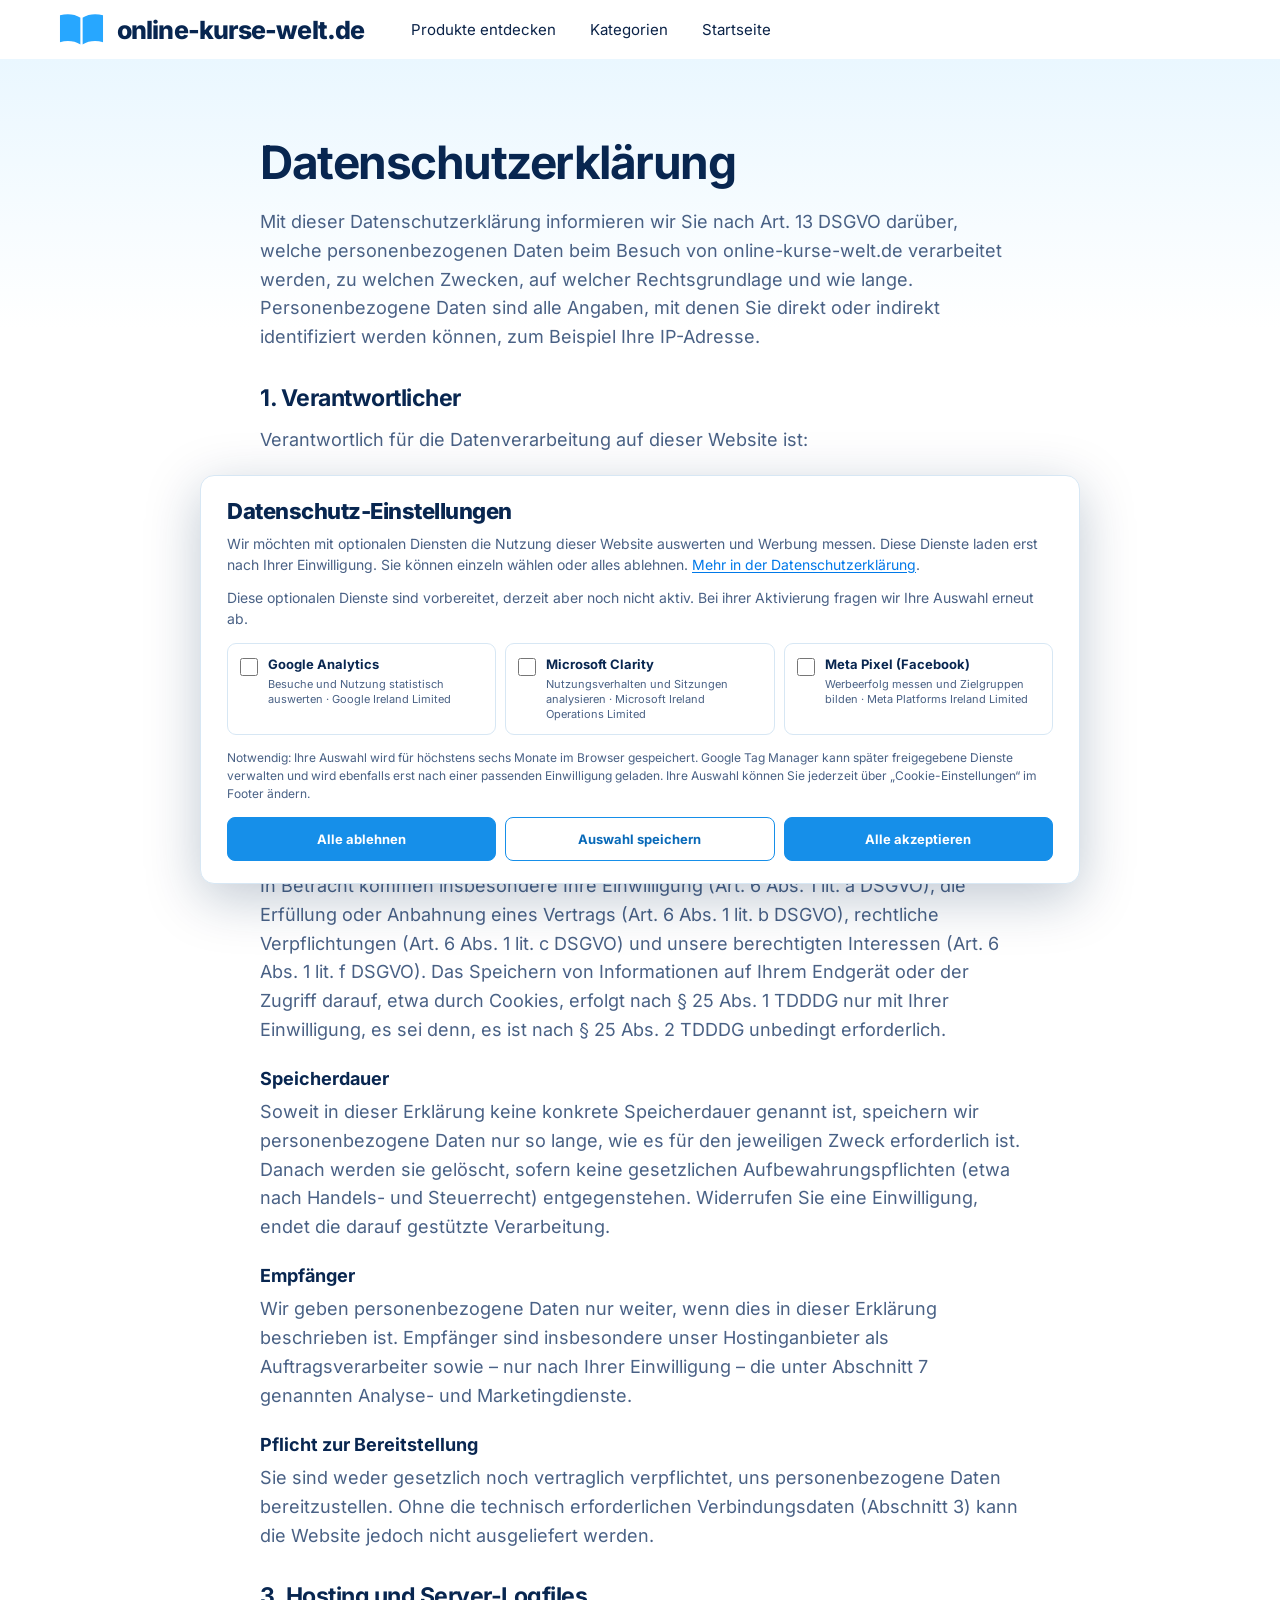
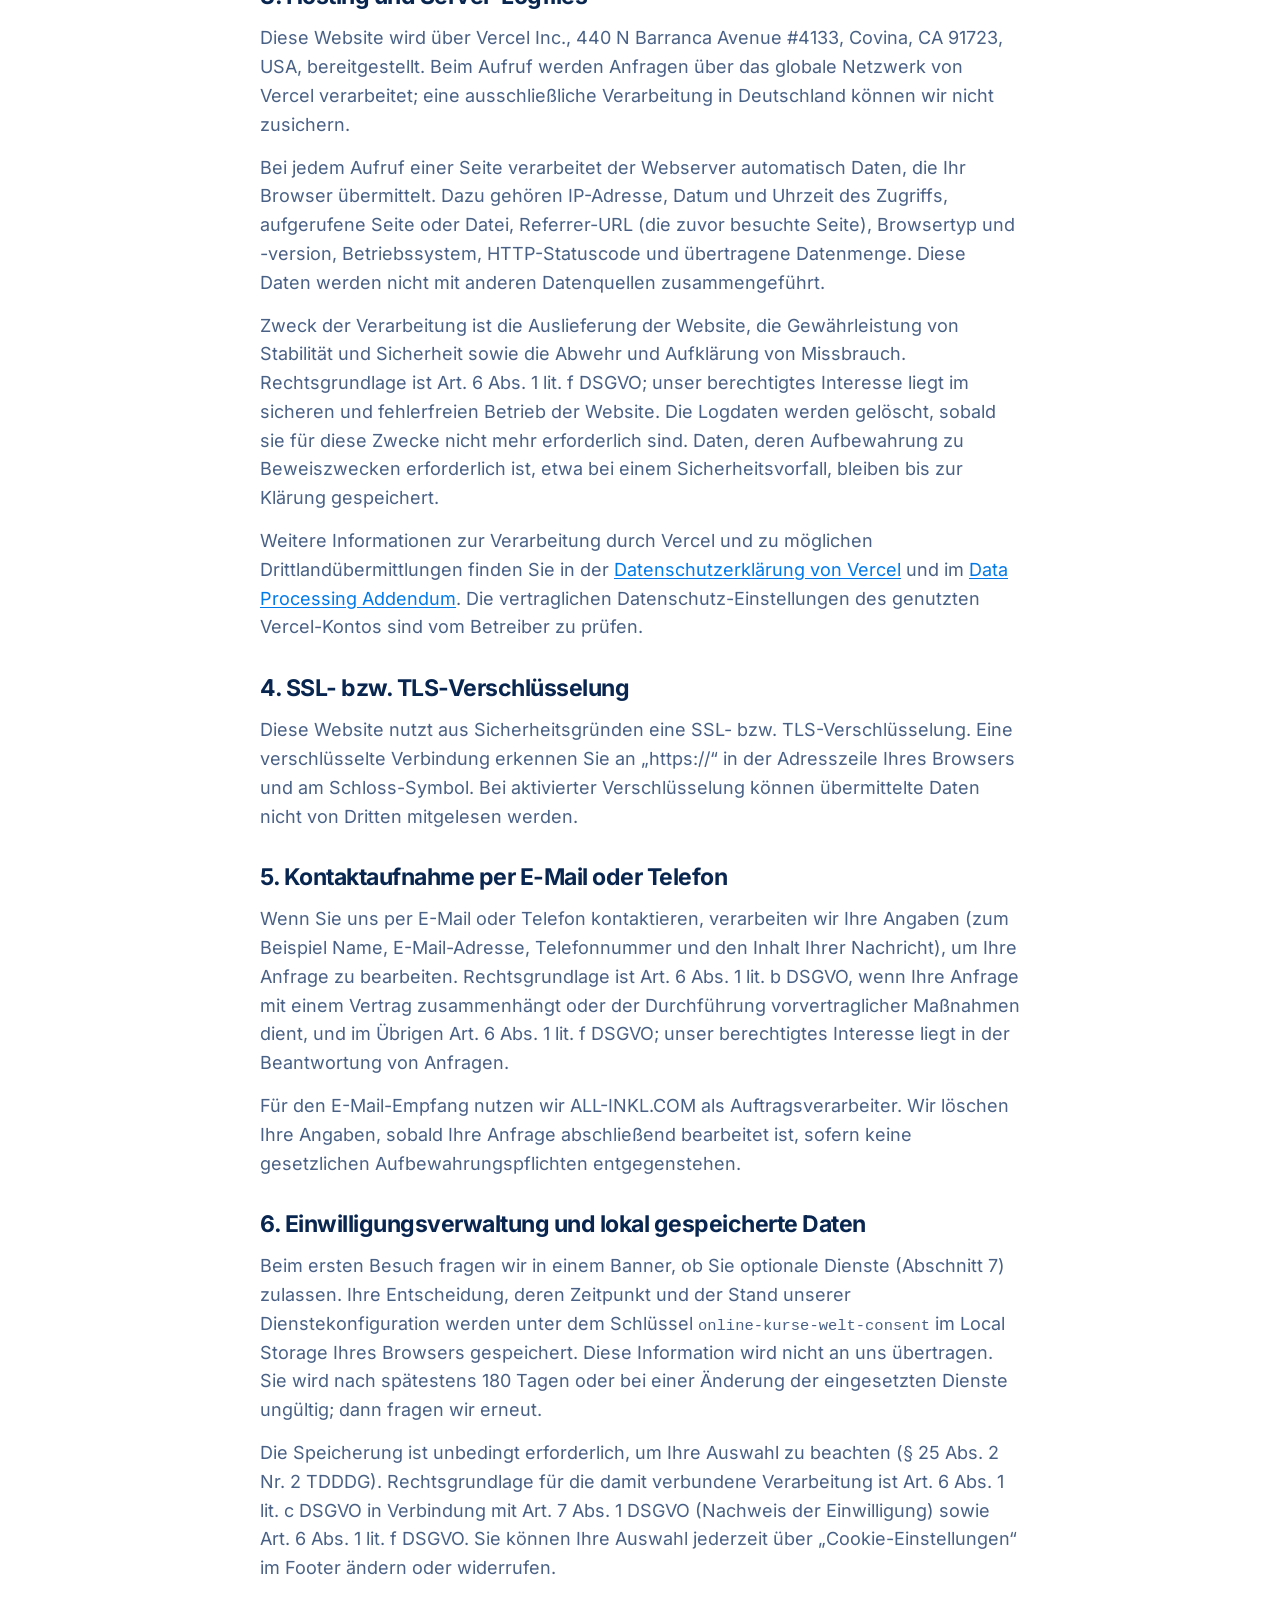
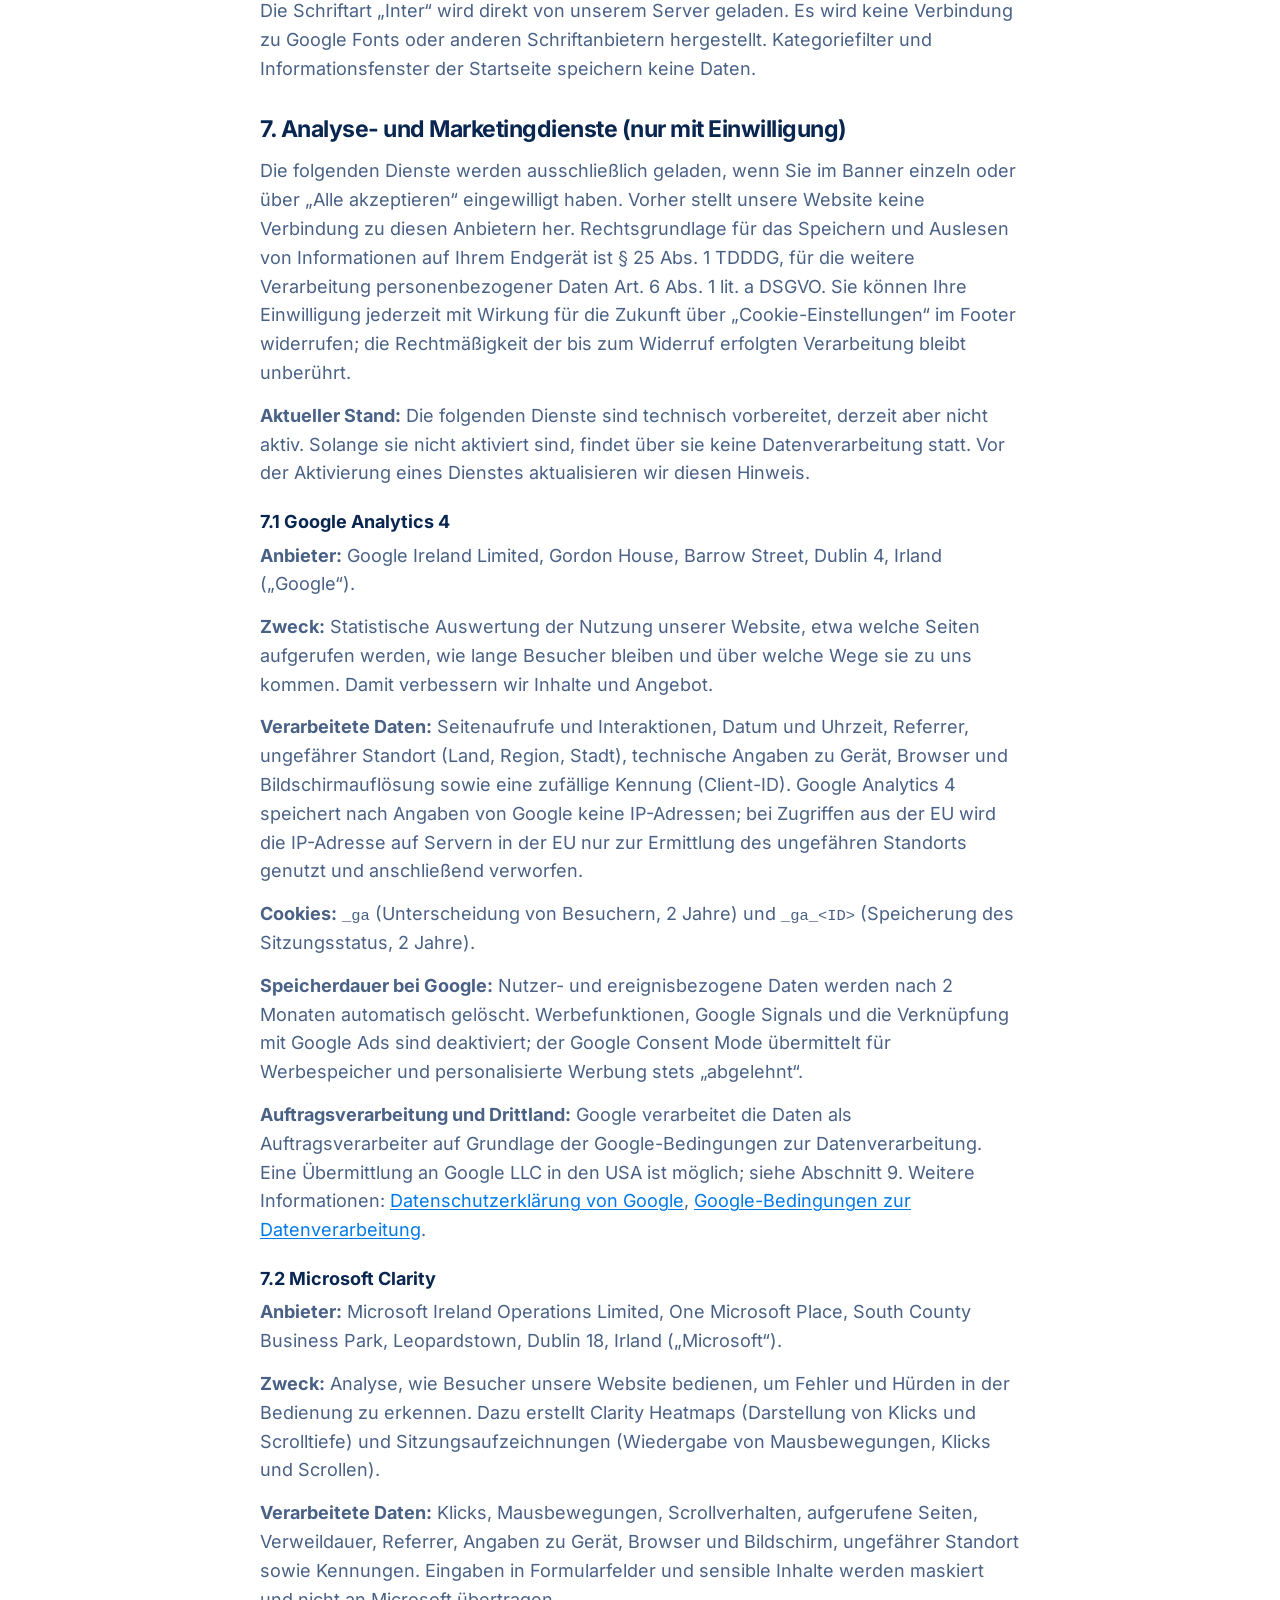
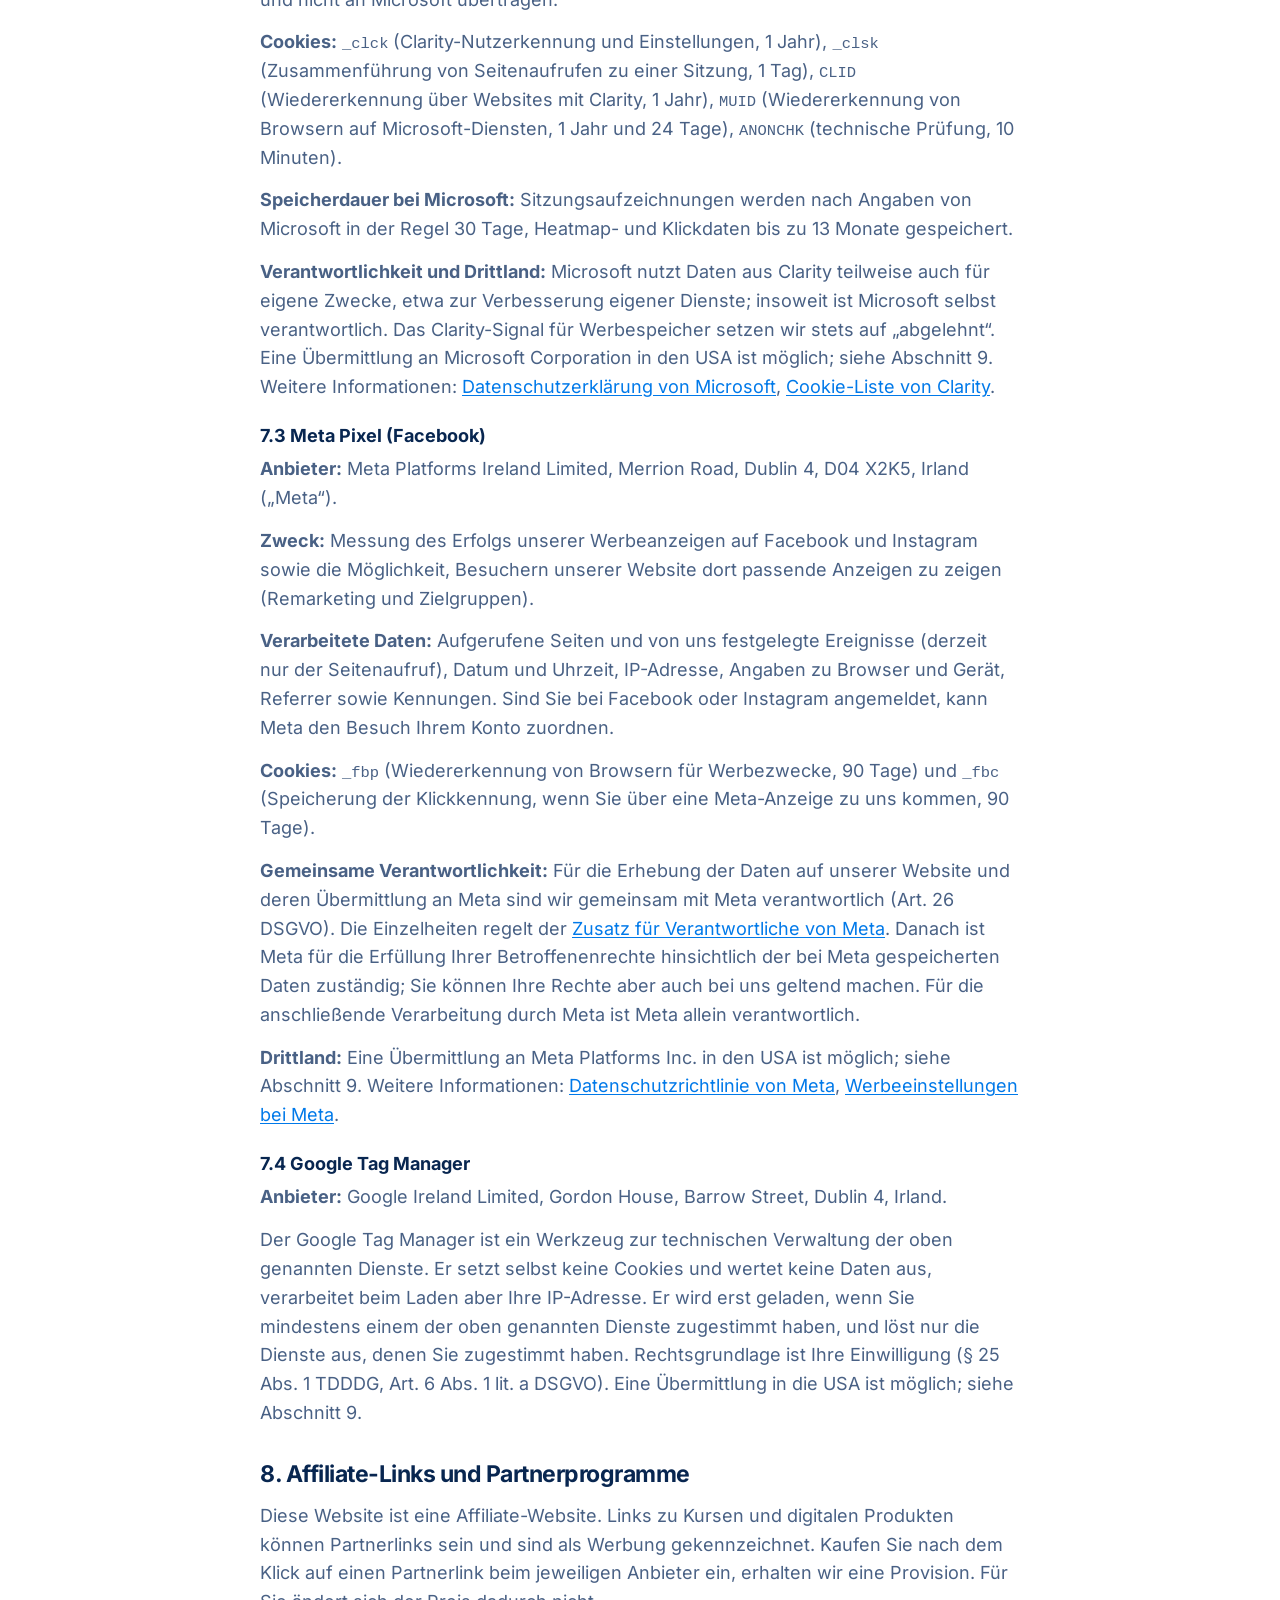
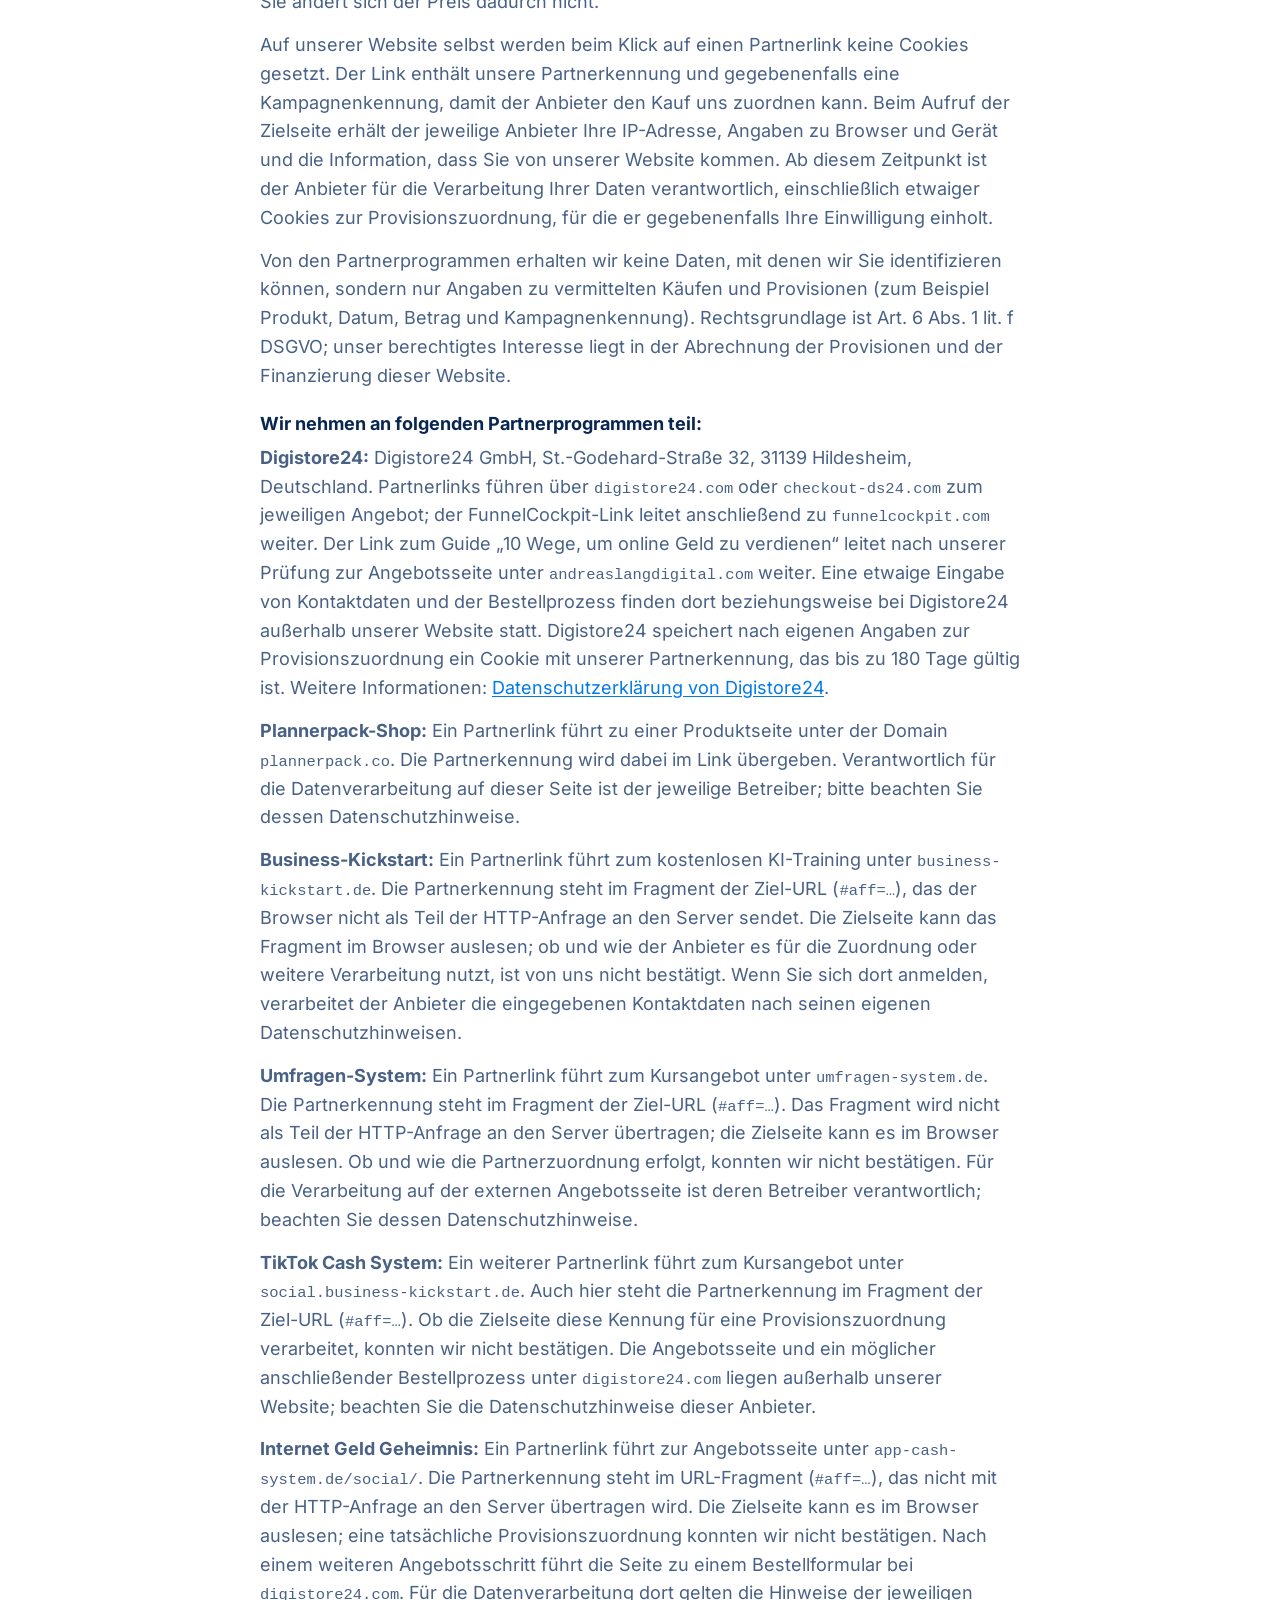
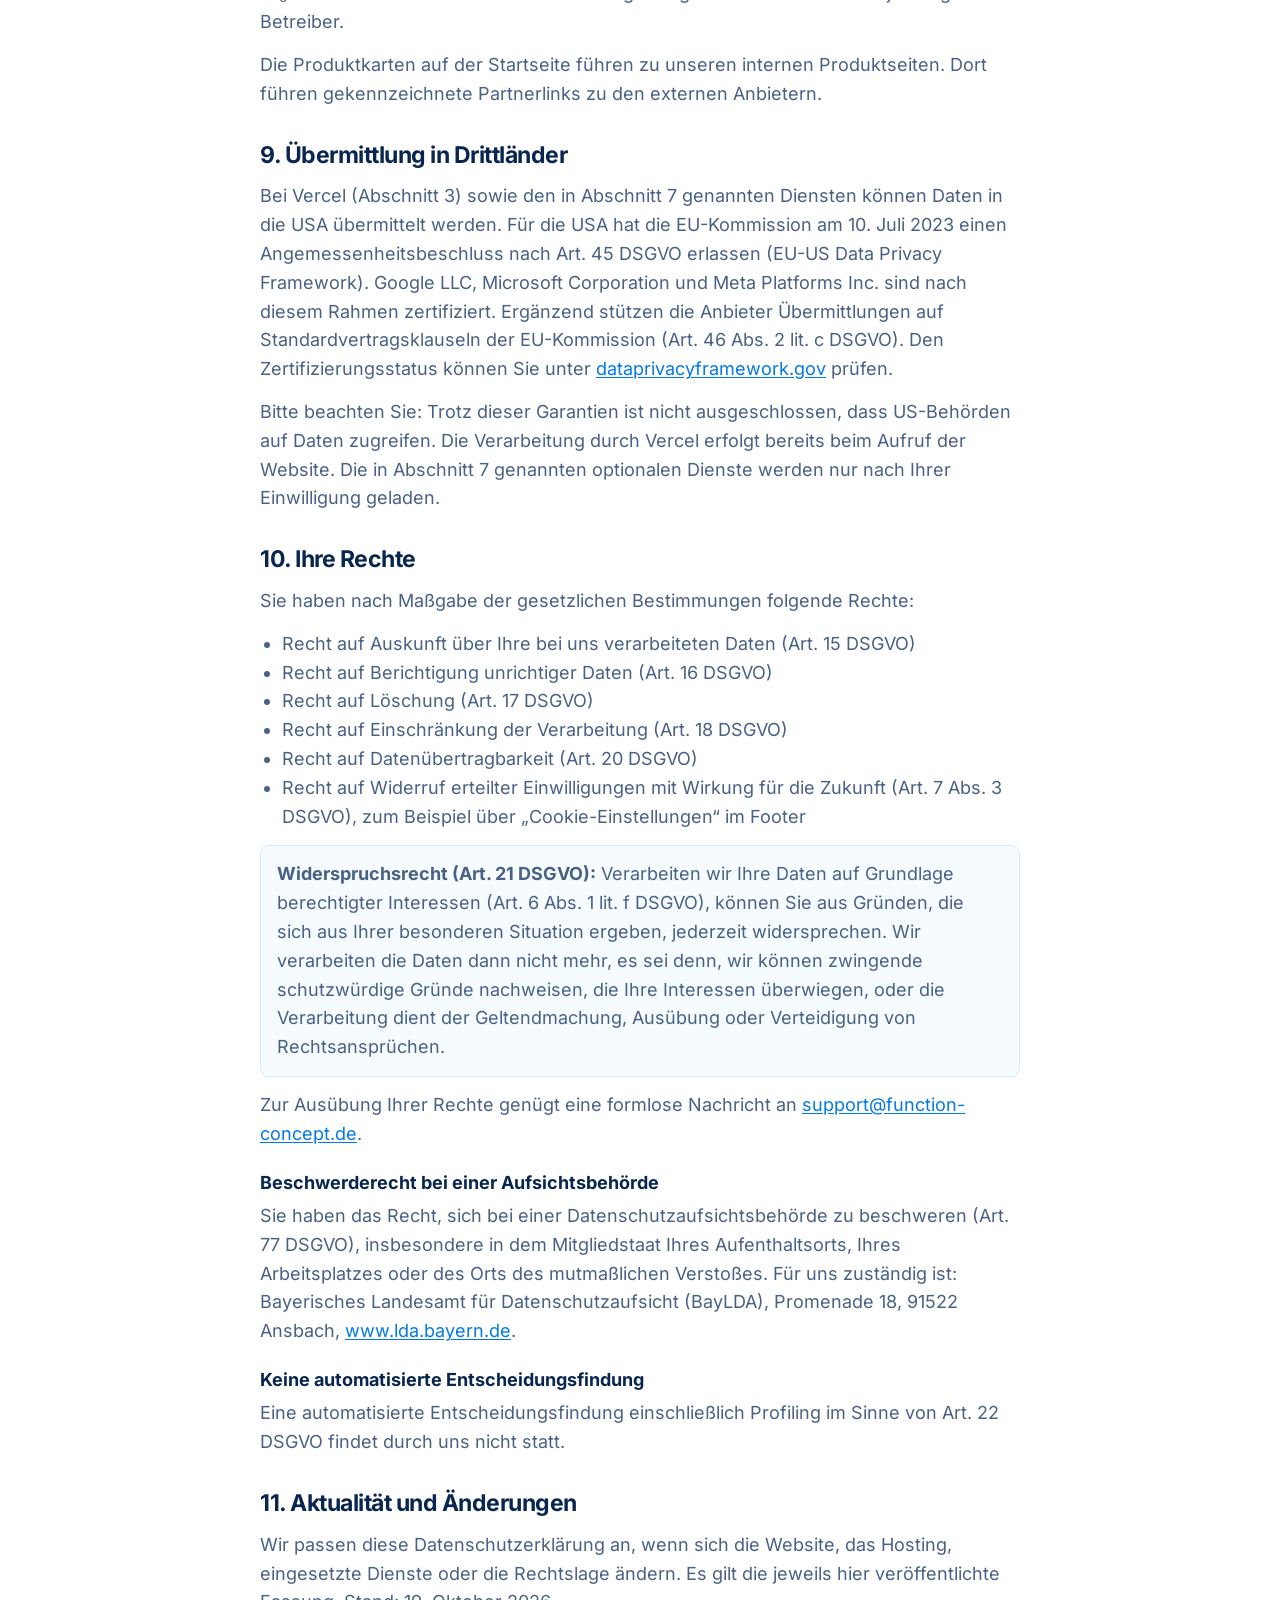
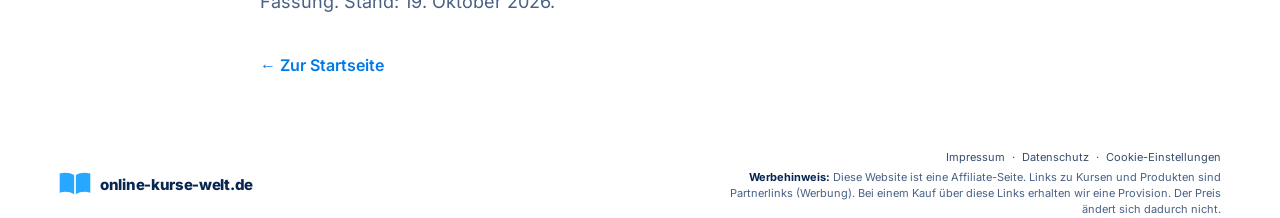
<file: datenschutz.html>
<!doctype html>
<html lang="de">
<head>
  <meta charset="utf-8">
  <meta name="viewport" content="width=device-width, initial-scale=1">
  <title>Datenschutz | online-kurse-welt.de</title>
  <link rel="icon" type="image/svg+xml" href="favicon.svg">
  <link rel="stylesheet" href="fonts.css">
  <link rel="stylesheet" href="styles.css">
  <link rel="stylesheet" href="legal.css">
  <link rel="stylesheet" href="consent.css">
  <script src="consent-config.js" defer></script>
  <script src="consent.js" defer></script>
</head>
<body>
  <header class="site-header"><div class="container header-inner">
    <a class="brand" href="/" aria-label="online-kurse-welt.de – Startseite"><svg class="brand-mark" viewBox="0 0 46 36" aria-hidden="true"><path d="M22 5.5C15.7 1.5 8.2 1.1 1 3v27.4c7.3-1.9 14.8-1.5 21 2.5V5.5Z" fill="#27a7ff"/><path d="M24 5.5c6.3-4 13.8-4.4 21-2.5v27.4c-7.3-1.9-14.8-1.5-21 2.5V5.5Z" fill="#27a7ff"/><path d="M23 5v29" stroke="white" stroke-width="1.7"/></svg><span>online-kurse-welt.de</span></a>
    <nav class="main-nav" aria-label="Hauptnavigation"><a href="/#kurse">Produkte entdecken</a><a href="/#kategorien">Kategorien</a><a href="/">Startseite</a></nav>
  </div></header>
  <main class="legal-main"><div class="container legal-content">
    <h1>Datenschutzerklärung</h1>
    <p>Mit dieser Datenschutzerklärung informieren wir Sie nach Art. 13 DSGVO darüber, welche personenbezogenen Daten beim Besuch von online-kurse-welt.de verarbeitet werden, zu welchen Zwecken, auf welcher Rechtsgrundlage und wie lange. Personenbezogene Daten sind alle Angaben, mit denen Sie direkt oder indirekt identifiziert werden können, zum Beispiel Ihre IP-Adresse.</p>

    <section aria-labelledby="responsible-title"><h2 id="responsible-title">1. Verantwortlicher</h2>
      <p>Verantwortlich für die Datenverarbeitung auf dieser Website ist:</p>
      <address>Steven Jesse, handelnd unter Function Concept<br>c/o MDC Management #169<br>Welserstraße 3<br>87463 Dietmannsried<br>Deutschland<br>E-Mail: <a href="mailto:support@function-concept.de">support@function-concept.de</a><br>Telefon: <a href="tel:+491739344650">0173 9344650</a></address>
      <p>Ein Datenschutzbeauftragter ist für uns gesetzlich nicht vorgeschrieben. Bei Fragen zum Datenschutz wenden Sie sich bitte an die oben genannte E-Mail-Adresse.</p>
    </section>

    <section aria-labelledby="overview-title"><h2 id="overview-title">2. Allgemeine Hinweise zur Datenverarbeitung</h2>
      <h3>Rechtsgrundlagen</h3>
      <p>Wir verarbeiten personenbezogene Daten nur, wenn eine Rechtsgrundlage dies erlaubt. In Betracht kommen insbesondere Ihre Einwilligung (Art. 6 Abs. 1 lit. a DSGVO), die Erfüllung oder Anbahnung eines Vertrags (Art. 6 Abs. 1 lit. b DSGVO), rechtliche Verpflichtungen (Art. 6 Abs. 1 lit. c DSGVO) und unsere berechtigten Interessen (Art. 6 Abs. 1 lit. f DSGVO). Das Speichern von Informationen auf Ihrem Endgerät oder der Zugriff darauf, etwa durch Cookies, erfolgt nach § 25 Abs. 1 TDDDG nur mit Ihrer Einwilligung, es sei denn, es ist nach § 25 Abs. 2 TDDDG unbedingt erforderlich.</p>
      <h3>Speicherdauer</h3>
      <p>Soweit in dieser Erklärung keine konkrete Speicherdauer genannt ist, speichern wir personenbezogene Daten nur so lange, wie es für den jeweiligen Zweck erforderlich ist. Danach werden sie gelöscht, sofern keine gesetzlichen Aufbewahrungspflichten (etwa nach Handels- und Steuerrecht) entgegenstehen. Widerrufen Sie eine Einwilligung, endet die darauf gestützte Verarbeitung.</p>
      <h3>Empfänger</h3>
      <p>Wir geben personenbezogene Daten nur weiter, wenn dies in dieser Erklärung beschrieben ist. Empfänger sind insbesondere unser Hostinganbieter als Auftragsverarbeiter sowie – nur nach Ihrer Einwilligung – die unter Abschnitt 7 genannten Analyse- und Marketingdienste.</p>
      <h3>Pflicht zur Bereitstellung</h3>
      <p>Sie sind weder gesetzlich noch vertraglich verpflichtet, uns personenbezogene Daten bereitzustellen. Ohne die technisch erforderlichen Verbindungsdaten (Abschnitt 3) kann die Website jedoch nicht ausgeliefert werden.</p>
    </section>

    <section aria-labelledby="hosting-title"><h2 id="hosting-title">3. Hosting und Server-Logfiles</h2>
      <p>Diese Website wird über Vercel Inc., 440 N Barranca Avenue #4133, Covina, CA 91723, USA, bereitgestellt. Beim Aufruf werden Anfragen über das globale Netzwerk von Vercel verarbeitet; eine ausschließliche Verarbeitung in Deutschland können wir nicht zusichern.</p>
      <p>Bei jedem Aufruf einer Seite verarbeitet der Webserver automatisch Daten, die Ihr Browser übermittelt. Dazu gehören IP-Adresse, Datum und Uhrzeit des Zugriffs, aufgerufene Seite oder Datei, Referrer-URL (die zuvor besuchte Seite), Browsertyp und -version, Betriebssystem, HTTP-Statuscode und übertragene Datenmenge. Diese Daten werden nicht mit anderen Datenquellen zusammengeführt.</p>
      <p>Zweck der Verarbeitung ist die Auslieferung der Website, die Gewährleistung von Stabilität und Sicherheit sowie die Abwehr und Aufklärung von Missbrauch. Rechtsgrundlage ist Art. 6 Abs. 1 lit. f DSGVO; unser berechtigtes Interesse liegt im sicheren und fehlerfreien Betrieb der Website. Die Logdaten werden gelöscht, sobald sie für diese Zwecke nicht mehr erforderlich sind. Daten, deren Aufbewahrung zu Beweiszwecken erforderlich ist, etwa bei einem Sicherheitsvorfall, bleiben bis zur Klärung gespeichert.</p>
      <p>Weitere Informationen zur Verarbeitung durch Vercel und zu möglichen Drittlandübermittlungen finden Sie in der <a href="https://vercel.com/legal/privacy-notice" rel="noopener" target="_blank">Datenschutzerklärung von Vercel</a> und im <a href="https://vercel.com/legal/dpa" rel="noopener" target="_blank">Data Processing Addendum</a>. Die vertraglichen Datenschutz-Einstellungen des genutzten Vercel-Kontos sind vom Betreiber zu prüfen.</p>
    </section>

    <section aria-labelledby="tls-title"><h2 id="tls-title">4. SSL- bzw. TLS-Verschlüsselung</h2>
      <p>Diese Website nutzt aus Sicherheitsgründen eine SSL- bzw. TLS-Verschlüsselung. Eine verschlüsselte Verbindung erkennen Sie an „https://“ in der Adresszeile Ihres Browsers und am Schloss-Symbol. Bei aktivierter Verschlüsselung können übermittelte Daten nicht von Dritten mitgelesen werden.</p>
    </section>

    <section aria-labelledby="contact-title"><h2 id="contact-title">5. Kontaktaufnahme per E-Mail oder Telefon</h2>
      <p>Wenn Sie uns per E-Mail oder Telefon kontaktieren, verarbeiten wir Ihre Angaben (zum Beispiel Name, E-Mail-Adresse, Telefonnummer und den Inhalt Ihrer Nachricht), um Ihre Anfrage zu bearbeiten. Rechtsgrundlage ist Art. 6 Abs. 1 lit. b DSGVO, wenn Ihre Anfrage mit einem Vertrag zusammenhängt oder der Durchführung vorvertraglicher Maßnahmen dient, und im Übrigen Art. 6 Abs. 1 lit. f DSGVO; unser berechtigtes Interesse liegt in der Beantwortung von Anfragen.</p>
      <p>Für den E-Mail-Empfang nutzen wir ALL-INKL.COM als Auftragsverarbeiter. Wir löschen Ihre Angaben, sobald Ihre Anfrage abschließend bearbeitet ist, sofern keine gesetzlichen Aufbewahrungspflichten entgegenstehen.</p>
    </section>

    <section aria-labelledby="browser-title"><h2 id="browser-title">6. Einwilligungsverwaltung und lokal gespeicherte Daten</h2>
      <p>Beim ersten Besuch fragen wir in einem Banner, ob Sie optionale Dienste (Abschnitt 7) zulassen. Ihre Entscheidung, deren Zeitpunkt und der Stand unserer Dienstekonfiguration werden unter dem Schlüssel <code>online-kurse-welt-consent</code> im Local Storage Ihres Browsers gespeichert. Diese Information wird nicht an uns übertragen. Sie wird nach spätestens 180 Tagen oder bei einer Änderung der eingesetzten Dienste ungültig; dann fragen wir erneut.</p>
      <p>Die Speicherung ist unbedingt erforderlich, um Ihre Auswahl zu beachten (§ 25 Abs. 2 Nr. 2 TDDDG). Rechtsgrundlage für die damit verbundene Verarbeitung ist Art. 6 Abs. 1 lit. c DSGVO in Verbindung mit Art. 7 Abs. 1 DSGVO (Nachweis der Einwilligung) sowie Art. 6 Abs. 1 lit. f DSGVO. Sie können Ihre Auswahl jederzeit über „Cookie-Einstellungen“ im Footer ändern oder widerrufen.</p>
      <p>Die Schriftart „Inter“ wird direkt von unserem Server geladen. Es wird keine Verbindung zu Google Fonts oder anderen Schriftanbietern hergestellt. Kategoriefilter und Informationsfenster der Startseite speichern keine Daten.</p>
    </section>

    <section aria-labelledby="tracking-title"><h2 id="tracking-title">7. Analyse- und Marketingdienste (nur mit Einwilligung)</h2>
      <p>Die folgenden Dienste werden ausschließlich geladen, wenn Sie im Banner einzeln oder über „Alle akzeptieren“ eingewilligt haben. Vorher stellt unsere Website keine Verbindung zu diesen Anbietern her. Rechtsgrundlage für das Speichern und Auslesen von Informationen auf Ihrem Endgerät ist § 25 Abs. 1 TDDDG, für die weitere Verarbeitung personenbezogener Daten Art. 6 Abs. 1 lit. a DSGVO. Sie können Ihre Einwilligung jederzeit mit Wirkung für die Zukunft über „Cookie-Einstellungen“ im Footer widerrufen; die Rechtmäßigkeit der bis zum Widerruf erfolgten Verarbeitung bleibt unberührt.</p>
      <p><strong>Aktueller Stand:</strong> Die folgenden Dienste sind technisch vorbereitet, derzeit aber nicht aktiv. Solange sie nicht aktiviert sind, findet über sie keine Datenverarbeitung statt. Vor der Aktivierung eines Dienstes aktualisieren wir diesen Hinweis.</p>

      <h3>7.1 Google Analytics 4</h3>
      <p><strong>Anbieter:</strong> Google Ireland Limited, Gordon House, Barrow Street, Dublin 4, Irland („Google“).</p>
      <p><strong>Zweck:</strong> Statistische Auswertung der Nutzung unserer Website, etwa welche Seiten aufgerufen werden, wie lange Besucher bleiben und über welche Wege sie zu uns kommen. Damit verbessern wir Inhalte und Angebot.</p>
      <p><strong>Verarbeitete Daten:</strong> Seitenaufrufe und Interaktionen, Datum und Uhrzeit, Referrer, ungefährer Standort (Land, Region, Stadt), technische Angaben zu Gerät, Browser und Bildschirmauflösung sowie eine zufällige Kennung (Client-ID). Google Analytics 4 speichert nach Angaben von Google keine IP-Adressen; bei Zugriffen aus der EU wird die IP-Adresse auf Servern in der EU nur zur Ermittlung des ungefähren Standorts genutzt und anschließend verworfen.</p>
      <p><strong>Cookies:</strong> <code>_ga</code> (Unterscheidung von Besuchern, 2 Jahre) und <code>_ga_&lt;ID&gt;</code> (Speicherung des Sitzungsstatus, 2 Jahre).</p>
      <p><strong>Speicherdauer bei Google:</strong> Nutzer- und ereignisbezogene Daten werden nach 2 Monaten automatisch gelöscht. Werbefunktionen, Google Signals und die Verknüpfung mit Google Ads sind deaktiviert; der Google Consent Mode übermittelt für Werbespeicher und personalisierte Werbung stets „abgelehnt“.</p>
      <p><strong>Auftragsverarbeitung und Drittland:</strong> Google verarbeitet die Daten als Auftragsverarbeiter auf Grundlage der Google-Bedingungen zur Datenverarbeitung. Eine Übermittlung an Google LLC in den USA ist möglich; siehe Abschnitt 9. Weitere Informationen: <a href="https://policies.google.com/privacy?hl=de" rel="noopener" target="_blank">Datenschutzerklärung von Google</a>, <a href="https://business.safety.google/adsprocessorterms/" rel="noopener" target="_blank">Google-Bedingungen zur Datenverarbeitung</a>.</p>

      <h3>7.2 Microsoft Clarity</h3>
      <p><strong>Anbieter:</strong> Microsoft Ireland Operations Limited, One Microsoft Place, South County Business Park, Leopardstown, Dublin 18, Irland („Microsoft“).</p>
      <p><strong>Zweck:</strong> Analyse, wie Besucher unsere Website bedienen, um Fehler und Hürden in der Bedienung zu erkennen. Dazu erstellt Clarity Heatmaps (Darstellung von Klicks und Scrolltiefe) und Sitzungsaufzeichnungen (Wiedergabe von Mausbewegungen, Klicks und Scrollen).</p>
      <p><strong>Verarbeitete Daten:</strong> Klicks, Mausbewegungen, Scrollverhalten, aufgerufene Seiten, Verweildauer, Referrer, Angaben zu Gerät, Browser und Bildschirm, ungefährer Standort sowie Kennungen. Eingaben in Formularfelder und sensible Inhalte werden maskiert und nicht an Microsoft übertragen.</p>
      <p><strong>Cookies:</strong> <code>_clck</code> (Clarity-Nutzerkennung und Einstellungen, 1 Jahr), <code>_clsk</code> (Zusammenführung von Seitenaufrufen zu einer Sitzung, 1 Tag), <code>CLID</code> (Wiedererkennung über Websites mit Clarity, 1 Jahr), <code>MUID</code> (Wiedererkennung von Browsern auf Microsoft-Diensten, 1 Jahr und 24 Tage), <code>ANONCHK</code> (technische Prüfung, 10 Minuten).</p>
      <p><strong>Speicherdauer bei Microsoft:</strong> Sitzungsaufzeichnungen werden nach Angaben von Microsoft in der Regel 30 Tage, Heatmap- und Klickdaten bis zu 13 Monate gespeichert.</p>
      <p><strong>Verantwortlichkeit und Drittland:</strong> Microsoft nutzt Daten aus Clarity teilweise auch für eigene Zwecke, etwa zur Verbesserung eigener Dienste; insoweit ist Microsoft selbst verantwortlich. Das Clarity-Signal für Werbespeicher setzen wir stets auf „abgelehnt“. Eine Übermittlung an Microsoft Corporation in den USA ist möglich; siehe Abschnitt 9. Weitere Informationen: <a href="https://privacy.microsoft.com/de-de/privacystatement" rel="noopener" target="_blank">Datenschutzerklärung von Microsoft</a>, <a href="https://learn.microsoft.com/de-de/clarity/setup-and-installation/cookie-list" rel="noopener" target="_blank">Cookie-Liste von Clarity</a>.</p>

      <h3>7.3 Meta Pixel (Facebook)</h3>
      <p><strong>Anbieter:</strong> Meta Platforms Ireland Limited, Merrion Road, Dublin 4, D04 X2K5, Irland („Meta“).</p>
      <p><strong>Zweck:</strong> Messung des Erfolgs unserer Werbeanzeigen auf Facebook und Instagram sowie die Möglichkeit, Besuchern unserer Website dort passende Anzeigen zu zeigen (Remarketing und Zielgruppen).</p>
      <p><strong>Verarbeitete Daten:</strong> Aufgerufene Seiten und von uns festgelegte Ereignisse (derzeit nur der Seitenaufruf), Datum und Uhrzeit, IP-Adresse, Angaben zu Browser und Gerät, Referrer sowie Kennungen. Sind Sie bei Facebook oder Instagram angemeldet, kann Meta den Besuch Ihrem Konto zuordnen.</p>
      <p><strong>Cookies:</strong> <code>_fbp</code> (Wiedererkennung von Browsern für Werbezwecke, 90 Tage) und <code>_fbc</code> (Speicherung der Klickkennung, wenn Sie über eine Meta-Anzeige zu uns kommen, 90 Tage).</p>
      <p><strong>Gemeinsame Verantwortlichkeit:</strong> Für die Erhebung der Daten auf unserer Website und deren Übermittlung an Meta sind wir gemeinsam mit Meta verantwortlich (Art. 26 DSGVO). Die Einzelheiten regelt der <a href="https://www.facebook.com/legal/controller_addendum" rel="noopener" target="_blank">Zusatz für Verantwortliche von Meta</a>. Danach ist Meta für die Erfüllung Ihrer Betroffenenrechte hinsichtlich der bei Meta gespeicherten Daten zuständig; Sie können Ihre Rechte aber auch bei uns geltend machen. Für die anschließende Verarbeitung durch Meta ist Meta allein verantwortlich.</p>
      <p><strong>Drittland:</strong> Eine Übermittlung an Meta Platforms Inc. in den USA ist möglich; siehe Abschnitt 9. Weitere Informationen: <a href="https://www.facebook.com/privacy/policy/" rel="noopener" target="_blank">Datenschutzrichtlinie von Meta</a>, <a href="https://www.facebook.com/adpreferences/ad_settings" rel="noopener" target="_blank">Werbeeinstellungen bei Meta</a>.</p>

      <h3>7.4 Google Tag Manager</h3>
      <p><strong>Anbieter:</strong> Google Ireland Limited, Gordon House, Barrow Street, Dublin 4, Irland.</p>
      <p>Der Google Tag Manager ist ein Werkzeug zur technischen Verwaltung der oben genannten Dienste. Er setzt selbst keine Cookies und wertet keine Daten aus, verarbeitet beim Laden aber Ihre IP-Adresse. Er wird erst geladen, wenn Sie mindestens einem der oben genannten Dienste zugestimmt haben, und löst nur die Dienste aus, denen Sie zugestimmt haben. Rechtsgrundlage ist Ihre Einwilligung (§ 25 Abs. 1 TDDDG, Art. 6 Abs. 1 lit. a DSGVO). Eine Übermittlung in die USA ist möglich; siehe Abschnitt 9.</p>
    </section>

    <section aria-labelledby="links-title"><h2 id="links-title">8. Affiliate-Links und Partnerprogramme</h2>
      <p>Diese Website ist eine Affiliate-Website. Links zu Kursen und digitalen Produkten können Partnerlinks sein und sind als Werbung gekennzeichnet. Kaufen Sie nach dem Klick auf einen Partnerlink beim jeweiligen Anbieter ein, erhalten wir eine Provision. Für Sie ändert sich der Preis dadurch nicht.</p>
      <p>Auf unserer Website selbst werden beim Klick auf einen Partnerlink keine Cookies gesetzt. Der Link enthält unsere Partnerkennung und gegebenenfalls eine Kampagnenkennung, damit der Anbieter den Kauf uns zuordnen kann. Beim Aufruf der Zielseite erhält der jeweilige Anbieter Ihre IP-Adresse, Angaben zu Browser und Gerät und die Information, dass Sie von unserer Website kommen. Ab diesem Zeitpunkt ist der Anbieter für die Verarbeitung Ihrer Daten verantwortlich, einschließlich etwaiger Cookies zur Provisionszuordnung, für die er gegebenenfalls Ihre Einwilligung einholt.</p>
      <p>Von den Partnerprogrammen erhalten wir keine Daten, mit denen wir Sie identifizieren können, sondern nur Angaben zu vermittelten Käufen und Provisionen (zum Beispiel Produkt, Datum, Betrag und Kampagnenkennung). Rechtsgrundlage ist Art. 6 Abs. 1 lit. f DSGVO; unser berechtigtes Interesse liegt in der Abrechnung der Provisionen und der Finanzierung dieser Website.</p>
      <h3>Wir nehmen an folgenden Partnerprogrammen teil:</h3>
      <p><strong>Digistore24:</strong> Digistore24 GmbH, St.-Godehard-Straße 32, 31139 Hildesheim, Deutschland. Partnerlinks führen über <code>digistore24.com</code> oder <code>checkout-ds24.com</code> zum jeweiligen Angebot; der FunnelCockpit-Link leitet anschließend zu <code>funnelcockpit.com</code> weiter. Der Link zum Guide „10 Wege, um online Geld zu verdienen“ leitet nach unserer Prüfung zur Angebotsseite unter <code>andreaslangdigital.com</code> weiter. Eine etwaige Eingabe von Kontaktdaten und der Bestellprozess finden dort beziehungsweise bei Digistore24 außerhalb unserer Website statt. Digistore24 speichert nach eigenen Angaben zur Provisionszuordnung ein Cookie mit unserer Partnerkennung, das bis zu 180 Tage gültig ist. Weitere Informationen: <a href="https://www.digistore24.com/page/privacy/1/de" rel="noopener" target="_blank">Datenschutzerklärung von Digistore24</a>.</p>
      <p><strong>Plannerpack-Shop:</strong> Ein Partnerlink führt zu einer Produktseite unter der Domain <code>plannerpack.co</code>. Die Partnerkennung wird dabei im Link übergeben. Verantwortlich für die Datenverarbeitung auf dieser Seite ist der jeweilige Betreiber; bitte beachten Sie dessen Datenschutzhinweise.</p>
      <p><strong>Business-Kickstart:</strong> Ein Partnerlink führt zum kostenlosen KI-Training unter <code>business-kickstart.de</code>. Die Partnerkennung steht im Fragment der Ziel-URL (<code>#aff=…</code>), das der Browser nicht als Teil der HTTP-Anfrage an den Server sendet. Die Zielseite kann das Fragment im Browser auslesen; ob und wie der Anbieter es für die Zuordnung oder weitere Verarbeitung nutzt, ist von uns nicht bestätigt. Wenn Sie sich dort anmelden, verarbeitet der Anbieter die eingegebenen Kontaktdaten nach seinen eigenen Datenschutzhinweisen.</p>
      <p><strong>Umfragen-System:</strong> Ein Partnerlink führt zum Kursangebot unter <code>umfragen-system.de</code>. Die Partnerkennung steht im Fragment der Ziel-URL (<code>#aff=…</code>). Das Fragment wird nicht als Teil der HTTP-Anfrage an den Server übertragen; die Zielseite kann es im Browser auslesen. Ob und wie die Partnerzuordnung erfolgt, konnten wir nicht bestätigen. Für die Verarbeitung auf der externen Angebotsseite ist deren Betreiber verantwortlich; beachten Sie dessen Datenschutzhinweise.</p>
      <p><strong>TikTok Cash System:</strong> Ein weiterer Partnerlink führt zum Kursangebot unter <code>social.business-kickstart.de</code>. Auch hier steht die Partnerkennung im Fragment der Ziel-URL (<code>#aff=…</code>). Ob die Zielseite diese Kennung für eine Provisionszuordnung verarbeitet, konnten wir nicht bestätigen. Die Angebotsseite und ein möglicher anschließender Bestellprozess unter <code>digistore24.com</code> liegen außerhalb unserer Website; beachten Sie die Datenschutzhinweise dieser Anbieter.</p>
      <p><strong>Internet Geld Geheimnis:</strong> Ein Partnerlink führt zur Angebotsseite unter <code>app-cash-system.de/social/</code>. Die Partnerkennung steht im URL-Fragment (<code>#aff=…</code>), das nicht mit der HTTP-Anfrage an den Server übertragen wird. Die Zielseite kann es im Browser auslesen; eine tatsächliche Provisionszuordnung konnten wir nicht bestätigen. Nach einem weiteren Angebotsschritt führt die Seite zu einem Bestellformular bei <code>digistore24.com</code>. Für die Datenverarbeitung dort gelten die Hinweise der jeweiligen Betreiber.</p>
      <p>Die Produktkarten auf der Startseite führen zu unseren internen Produktseiten. Dort führen gekennzeichnete Partnerlinks zu den externen Anbietern.</p>
    </section>

    <section aria-labelledby="transfer-title"><h2 id="transfer-title">9. Übermittlung in Drittländer</h2>
      <p>Bei Vercel (Abschnitt 3) sowie den in Abschnitt 7 genannten Diensten können Daten in die USA übermittelt werden. Für die USA hat die EU-Kommission am 10. Juli 2023 einen Angemessenheitsbeschluss nach Art. 45 DSGVO erlassen (EU-US Data Privacy Framework). Google LLC, Microsoft Corporation und Meta Platforms Inc. sind nach diesem Rahmen zertifiziert. Ergänzend stützen die Anbieter Übermittlungen auf Standardvertragsklauseln der EU-Kommission (Art. 46 Abs. 2 lit. c DSGVO). Den Zertifizierungsstatus können Sie unter <a href="https://www.dataprivacyframework.gov/list" rel="noopener" target="_blank">dataprivacyframework.gov</a> prüfen.</p>
      <p>Bitte beachten Sie: Trotz dieser Garantien ist nicht ausgeschlossen, dass US-Behörden auf Daten zugreifen. Die Verarbeitung durch Vercel erfolgt bereits beim Aufruf der Website. Die in Abschnitt 7 genannten optionalen Dienste werden nur nach Ihrer Einwilligung geladen.</p>
    </section>

    <section aria-labelledby="rights-title"><h2 id="rights-title">10. Ihre Rechte</h2>
      <p>Sie haben nach Maßgabe der gesetzlichen Bestimmungen folgende Rechte:</p>
      <ul>
        <li>Recht auf Auskunft über Ihre bei uns verarbeiteten Daten (Art. 15 DSGVO)</li>
        <li>Recht auf Berichtigung unrichtiger Daten (Art. 16 DSGVO)</li>
        <li>Recht auf Löschung (Art. 17 DSGVO)</li>
        <li>Recht auf Einschränkung der Verarbeitung (Art. 18 DSGVO)</li>
        <li>Recht auf Datenübertragbarkeit (Art. 20 DSGVO)</li>
        <li>Recht auf Widerruf erteilter Einwilligungen mit Wirkung für die Zukunft (Art. 7 Abs. 3 DSGVO), zum Beispiel über „Cookie-Einstellungen“ im Footer</li>
      </ul>
      <p class="legal-highlight"><strong>Widerspruchsrecht (Art. 21 DSGVO):</strong> Verarbeiten wir Ihre Daten auf Grundlage berechtigter Interessen (Art. 6 Abs. 1 lit. f DSGVO), können Sie aus Gründen, die sich aus Ihrer besonderen Situation ergeben, jederzeit widersprechen. Wir verarbeiten die Daten dann nicht mehr, es sei denn, wir können zwingende schutzwürdige Gründe nachweisen, die Ihre Interessen überwiegen, oder die Verarbeitung dient der Geltendmachung, Ausübung oder Verteidigung von Rechtsansprüchen.</p>
      <p>Zur Ausübung Ihrer Rechte genügt eine formlose Nachricht an <a href="mailto:support@function-concept.de">support@function-concept.de</a>.</p>
      <h3>Beschwerderecht bei einer Aufsichtsbehörde</h3>
      <p>Sie haben das Recht, sich bei einer Datenschutzaufsichtsbehörde zu beschweren (Art. 77 DSGVO), insbesondere in dem Mitgliedstaat Ihres Aufenthaltsorts, Ihres Arbeitsplatzes oder des Orts des mutmaßlichen Verstoßes. Für uns zuständig ist: Bayerisches Landesamt für Datenschutzaufsicht (BayLDA), Promenade 18, 91522 Ansbach, <a href="https://www.lda.bayern.de" rel="noopener" target="_blank">www.lda.bayern.de</a>.</p>
      <h3>Keine automatisierte Entscheidungsfindung</h3>
      <p>Eine automatisierte Entscheidungsfindung einschließlich Profiling im Sinne von Art. 22 DSGVO findet durch uns nicht statt.</p>
    </section>

    <section aria-labelledby="changes-title"><h2 id="changes-title">11. Aktualität und Änderungen</h2>
      <p>Wir passen diese Datenschutzerklärung an, wenn sich die Website, das Hosting, eingesetzte Dienste oder die Rechtslage ändern. Es gilt die jeweils hier veröffentlichte Fassung. Stand: 19. Oktober 2026.</p>
    </section>
    <a class="back-link" href="/">← Zur Startseite</a>
  </div></main>
  <footer class="site-footer"><div class="container footer-inner">
    <a class="brand brand-footer" href="/" aria-label="online-kurse-welt.de – Startseite"><svg class="brand-mark" viewBox="0 0 46 36" aria-hidden="true"><path d="M22 5.5C15.7 1.5 8.2 1.1 1 3v27.4c7.3-1.9 14.8-1.5 21 2.5V5.5Z" fill="#27a7ff"/><path d="M24 5.5c6.3-4 13.8-4.4 21-2.5v27.4c-7.3-1.9-14.8-1.5-21 2.5V5.5Z" fill="#27a7ff"/><path d="M23 5v29" stroke="white" stroke-width="1.7"/></svg><span>online-kurse-welt.de</span></a>
    <div class="footer-right"><nav aria-label="Footer-Navigation"><a href="/impressum">Impressum</a><span aria-hidden="true">·</span><a href="/datenschutz" aria-current="page">Datenschutz</a><span aria-hidden="true">·</span><button class="cookie-settings-button" type="button" data-cookie-settings>Cookie-Einstellungen</button></nav>
      <p class="affiliate-disclaimer"><strong>Werbehinweis:</strong> Diese Website ist eine Affiliate-Seite. Links zu Kursen und Produkten sind Partnerlinks (Werbung). Bei einem Kauf über diese Links erhalten wir eine Provision. Der Preis ändert sich dadurch nicht.</p></div>
  </div></footer>
</body>
</html>
</file>
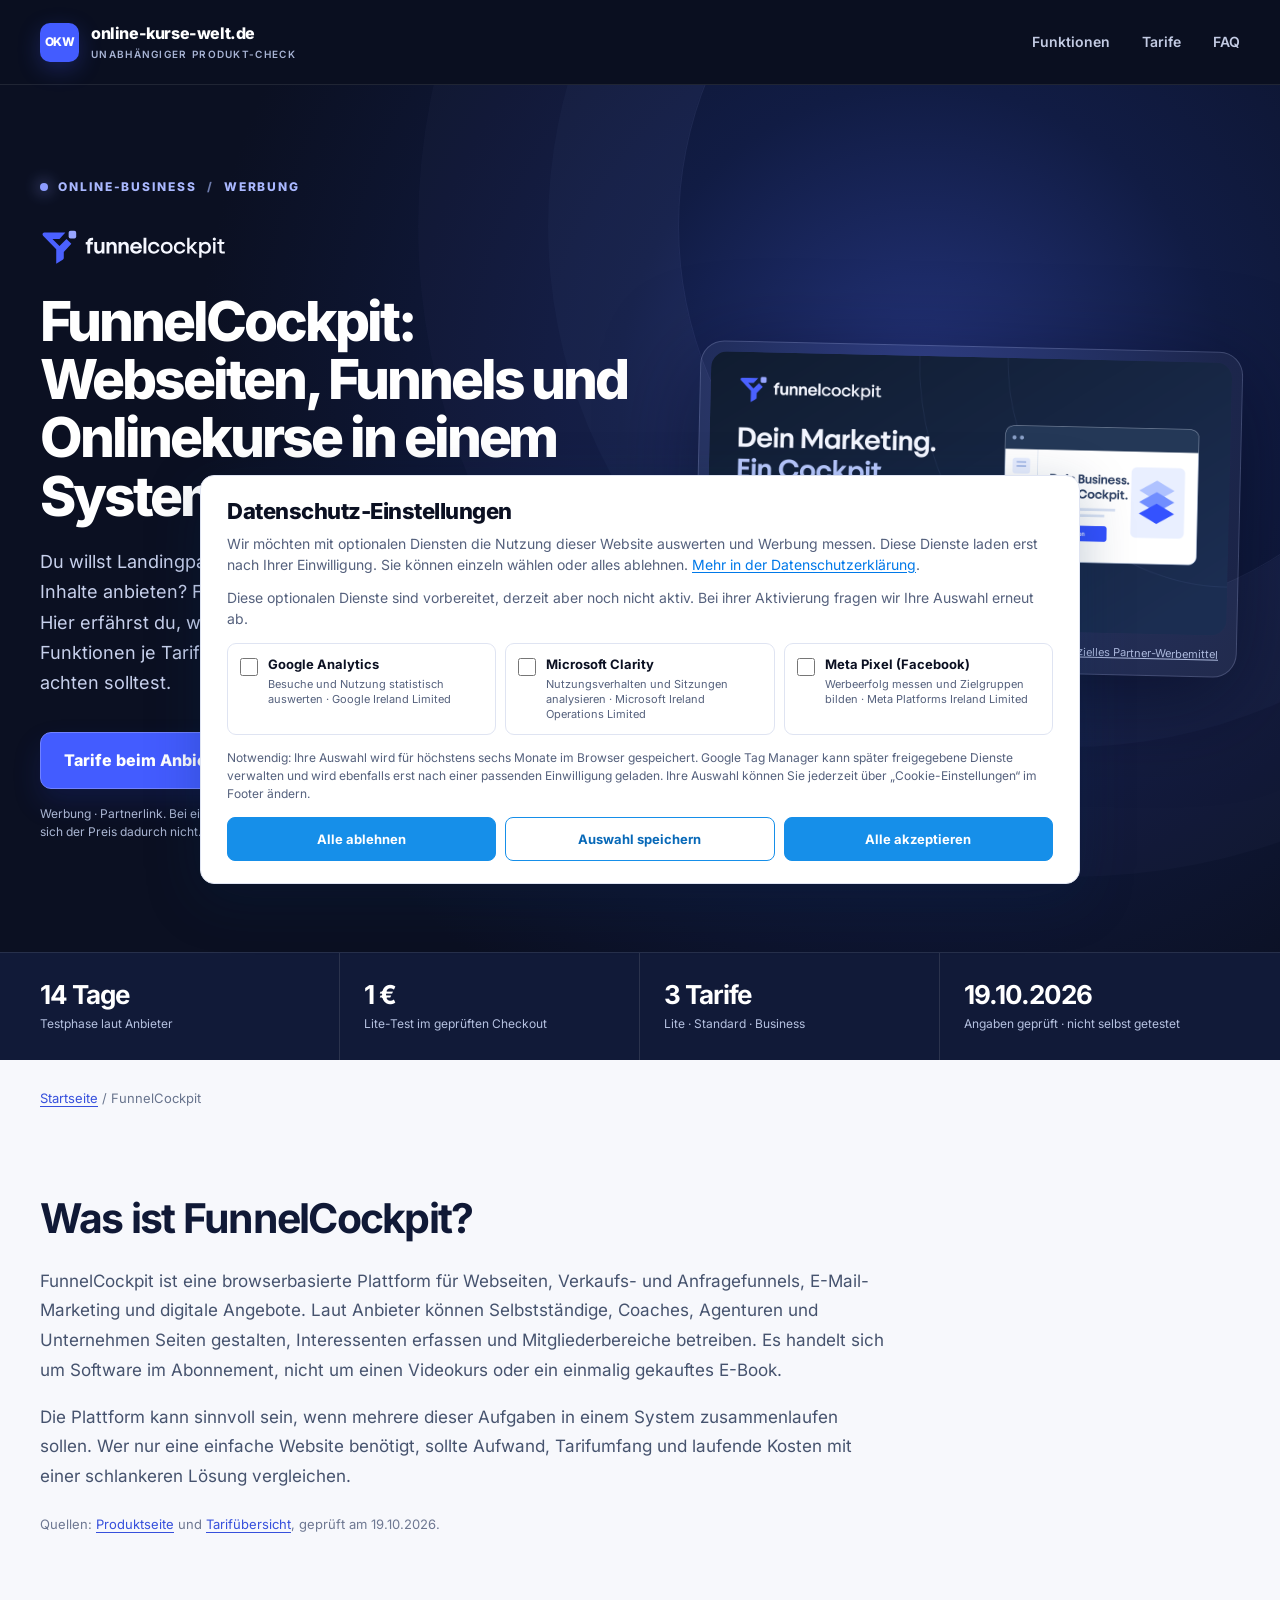
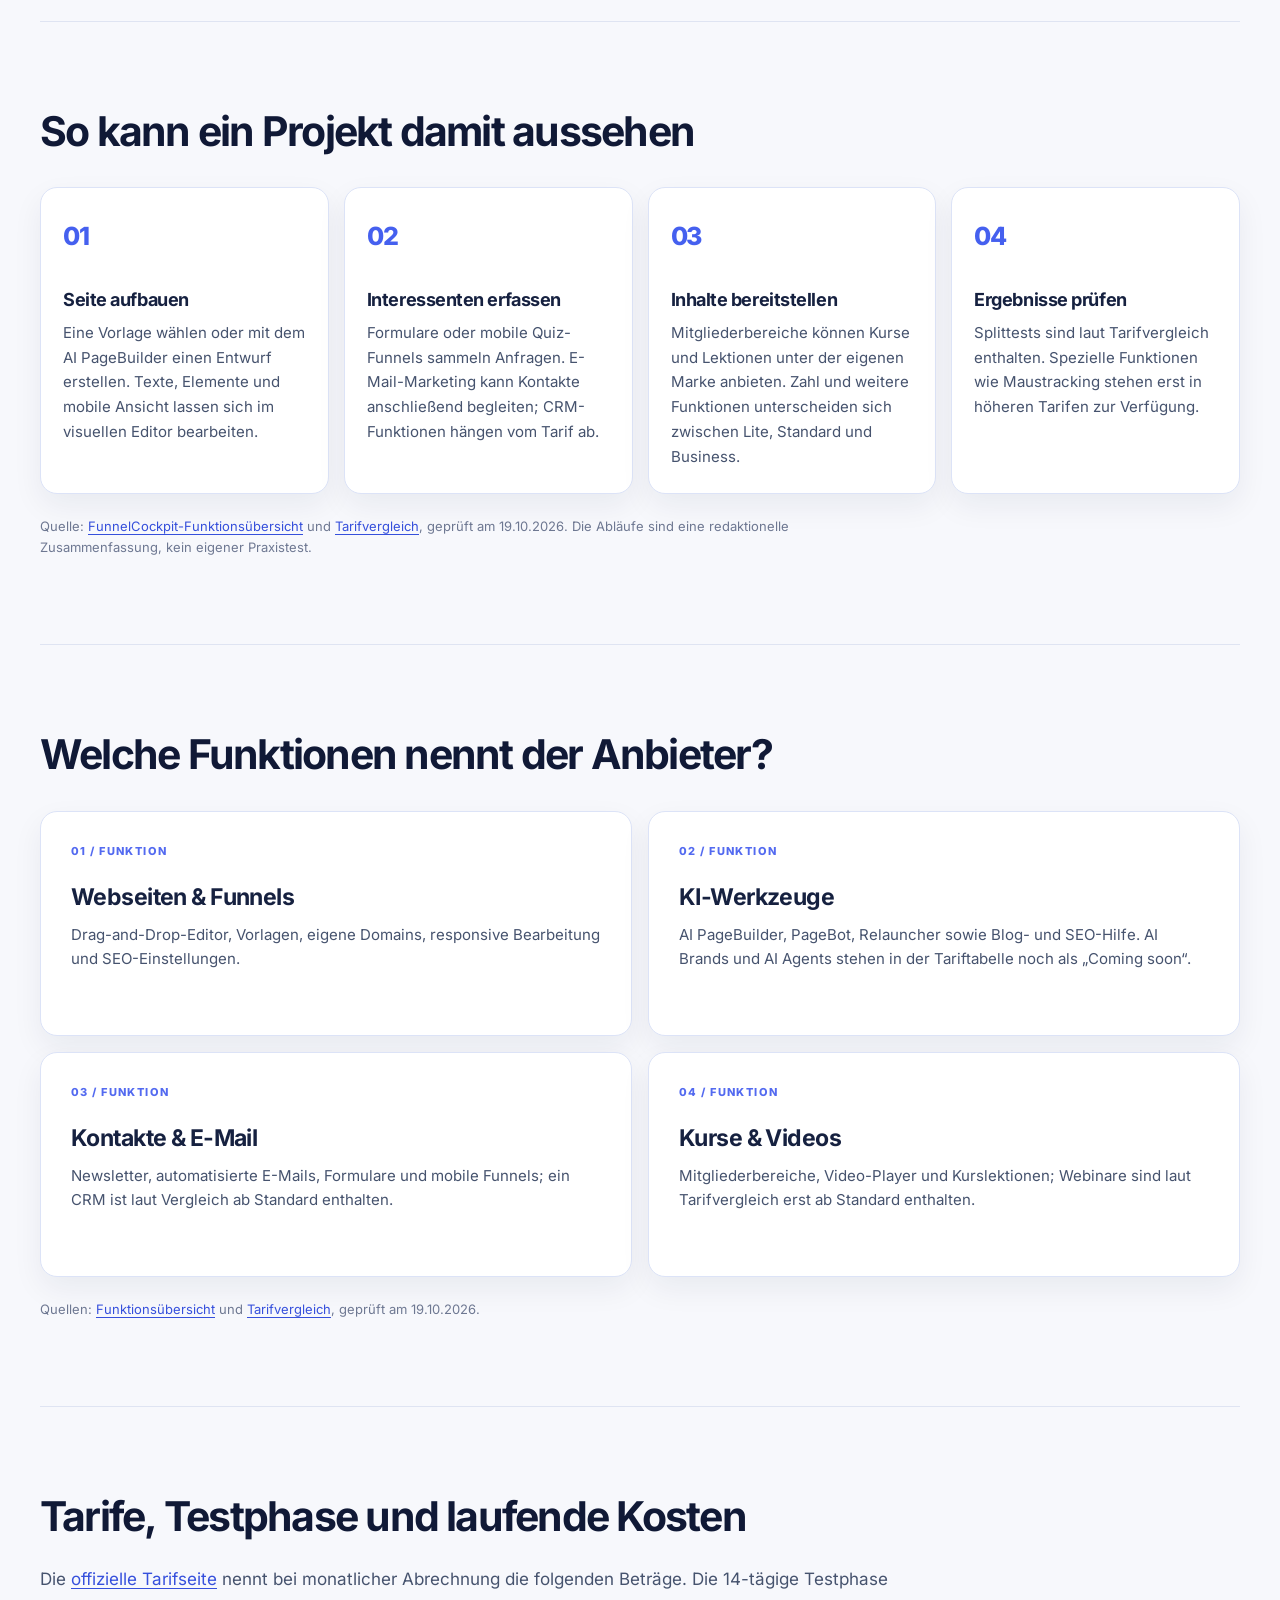
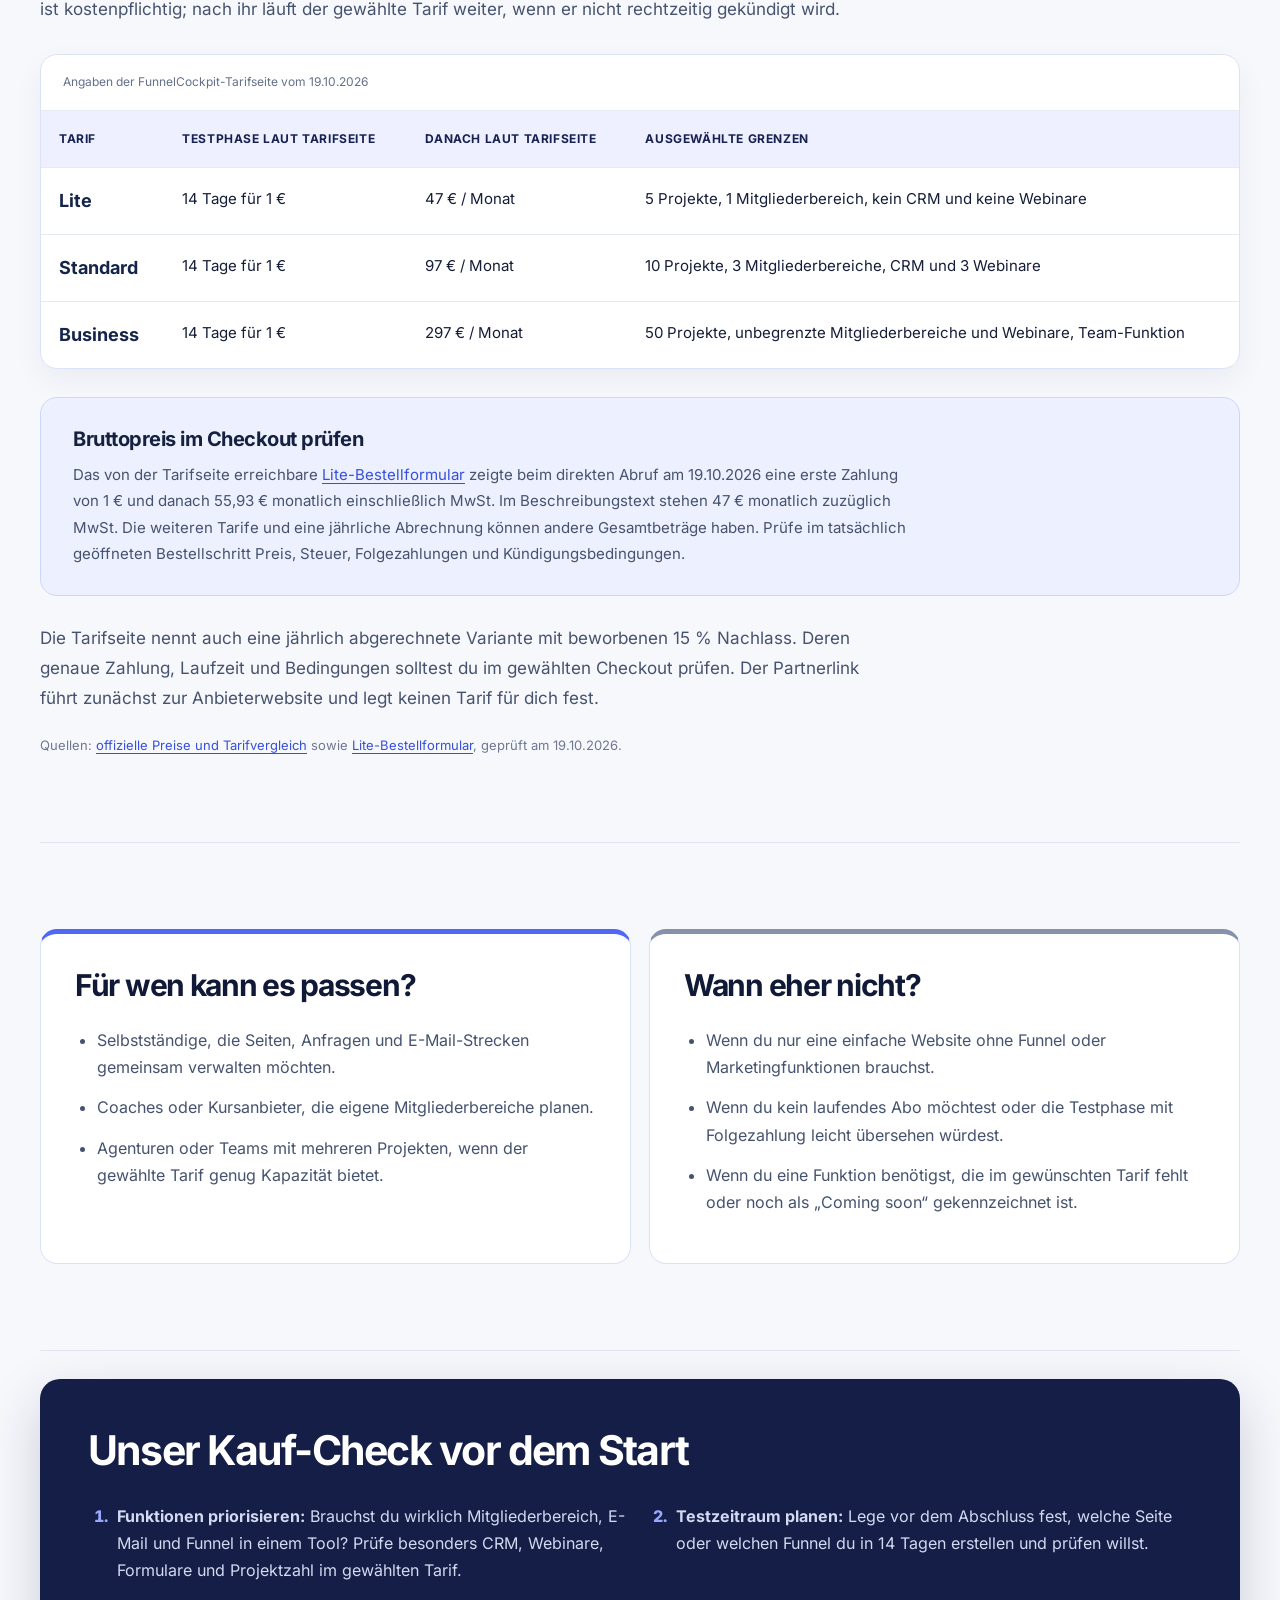
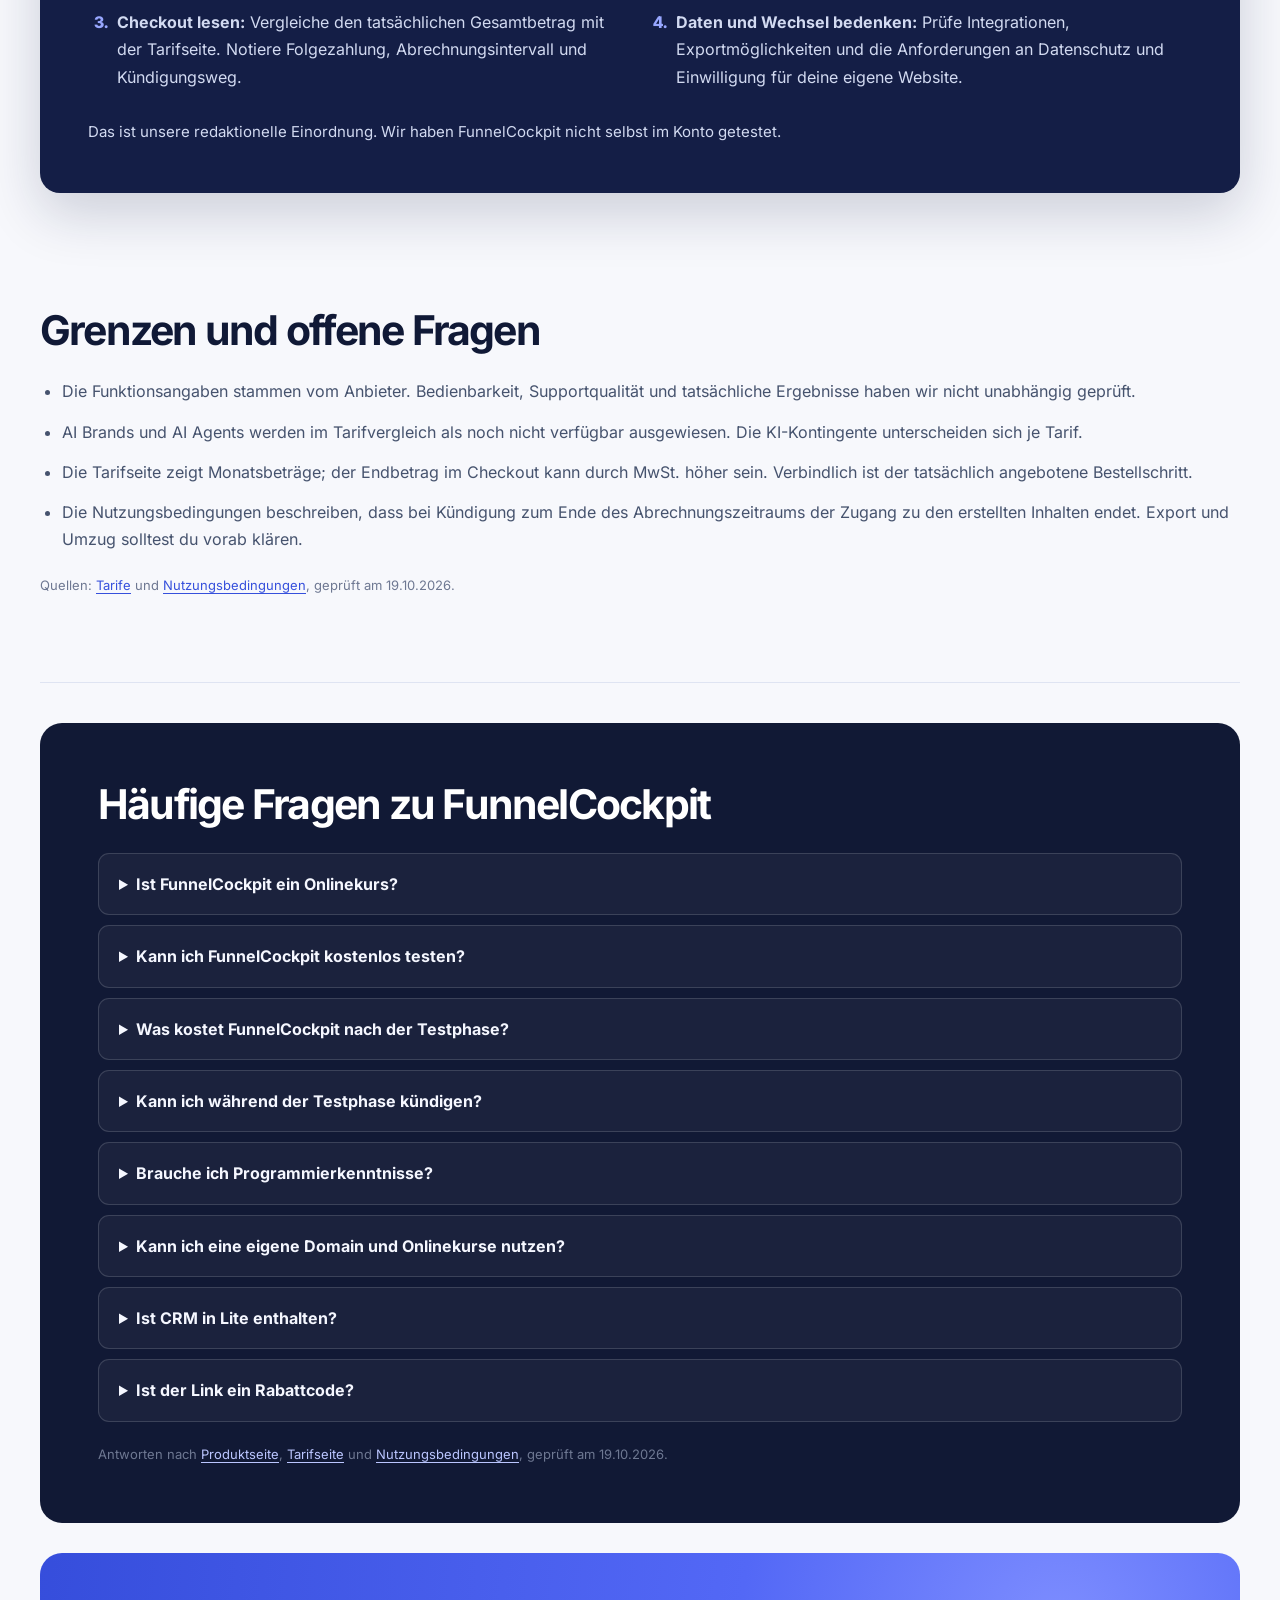
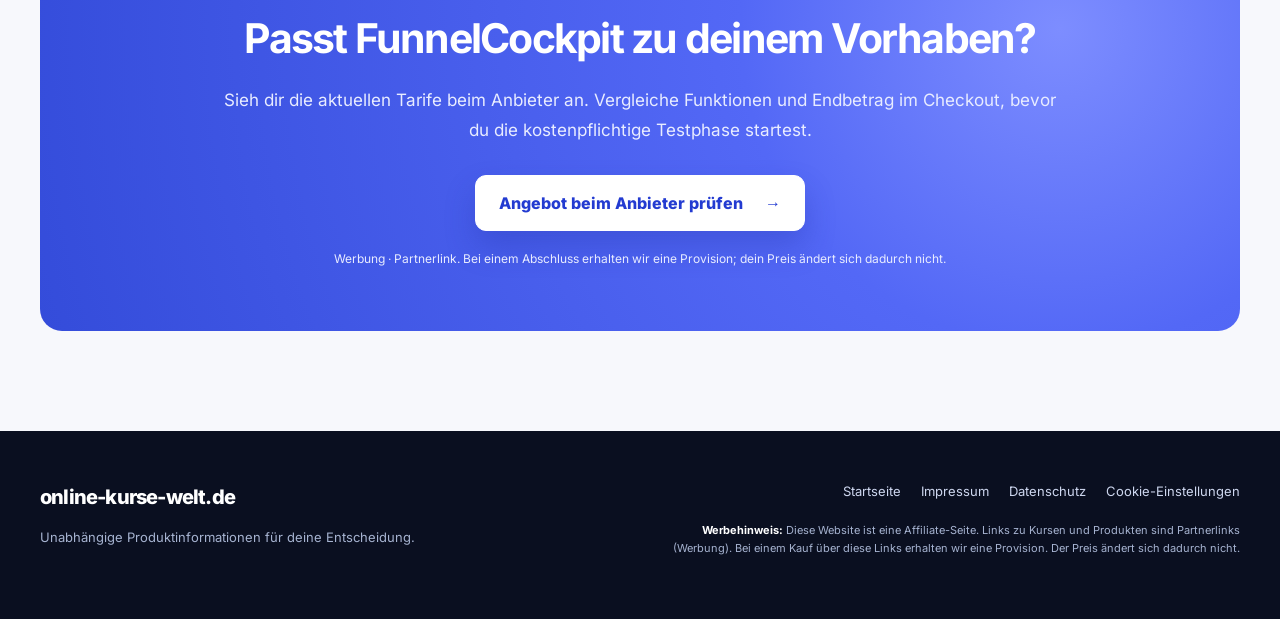
<file: funnel-cockpit.html>
<!doctype html>
<html lang="de">
<head>
  <meta charset="utf-8">
  <meta name="viewport" content="width=device-width, initial-scale=1">
  <meta name="theme-color" content="#0b1022">
  <link rel="icon" type="image/svg+xml" href="favicon.svg">
  <link rel="canonical" href="https://www.online-kurse-welt.de/funnel-cockpit">
  <meta name="description" content="FunnelCockpit im Überblick: Funktionen, Tarife, 14-tägige Testphase, Grenzen und häufige Fragen. Anbieterangaben geprüft und verständlich eingeordnet.">
  <title>FunnelCockpit: Funktionen, Preise &amp; Testphase | online-kurse-welt.de</title>
  <link rel="stylesheet" href="fonts.css">
  <link rel="stylesheet" href="funnel-cockpit.css">
  <link rel="stylesheet" href="consent.css">
  <script src="consent-config.js" defer></script>
  <script src="consent.js" defer></script>
</head>
<body class="fc-page">
  <header class="fc-header"><div class="fc-shell fc-header-inner">
    <a class="fc-site-brand" href="/" aria-label="online-kurse-welt.de – Startseite"><span class="fc-site-icon" aria-hidden="true">okw</span><span>online-kurse-welt.de<small>Unabhängiger Produkt-Check</small></span></a>
    <nav class="fc-nav" aria-label="Seitennavigation"><a href="#funktionen">Funktionen</a><a href="#preise">Tarife</a><a href="#faq-title">FAQ</a></nav>
  </div></header>

  <main>
    <section class="fc-hero" aria-labelledby="product-title"><div class="fc-shell fc-hero-grid">
      <div class="fc-hero-copy">
        <p class="fc-kicker"><span aria-hidden="true"></span> ONLINE-BUSINESS <span class="fc-kicker-separator">/</span> WERBUNG</p>
        <img class="fc-product-logo" src="assets/funnelcockpit-logo.svg" alt="FunnelCockpit" width="426" height="72">
        <h1 id="product-title">FunnelCockpit: Webseiten, Funnels und Onlinekurse in einem System</h1>
        <p class="product-lead">Du willst Landingpages erstellen, Kontakte gewinnen und digitale Inhalte anbieten? FunnelCockpit bündelt dafür mehrere Werkzeuge. Hier erfährst du, was die Plattform laut Anbieter kann, welche Funktionen je Tarif enthalten sind und worauf du vor einem Abo achten solltest.</p>
        <div class="fc-hero-actions"><a class="primary-button" href="https://www.digistore24.com/redir/98201/mysticmarketing/okw-funnel-cockpit" rel="sponsored noopener" target="_blank" aria-label="FunnelCockpit beim Anbieter ansehen (Werbung)">Tarife beim Anbieter prüfen <span aria-hidden="true">↗</span></a><a class="fc-secondary-link" href="#preise">Preise verstehen <span aria-hidden="true">↓</span></a></div>
        <p class="affiliate-inline">Werbung · Partnerlink. Bei einem Abschluss über diesen Link erhalten wir eine Provision. Für dich ändert sich der Preis dadurch nicht.</p>
      </div>
      <figure class="fc-hero-visual"><a href="https://www.digistore24.com/redir/98201/mysticmarketing/okw-funnel-cockpit" rel="sponsored noopener" target="_blank" aria-label="FunnelCockpit beim Anbieter ansehen (Werbung)"><img src="assets/funnelcockpit-all-in-one.png" alt="FunnelCockpit-Werbemotiv: Seiten, Funnels und E-Mails in einem Cockpit; 14 Tage für 1 € testen." width="1200" height="628"></a><figcaption>Werbung · <a href="https://funnelcockpit.com/partner/" rel="noopener" target="_blank">Offizielles Partner-Werbemittel</a></figcaption></figure>
    </div></section>
    <div class="fc-fact-bar"><div class="fc-shell fc-fact-grid"><div><strong>14 Tage</strong><span>Testphase laut Anbieter</span></div><div><strong>1 €</strong><span>Lite-Test im geprüften Checkout</span></div><div><strong>3 Tarife</strong><span>Lite · Standard · Business</span></div><div><strong>19.10.2026</strong><span>Angaben geprüft · nicht selbst getestet</span></div></div></div>

    <div class="fc-shell fc-content">
      <nav class="breadcrumbs" aria-label="Brotkrumennavigation"><a href="/">Startseite</a> / FunnelCockpit</nav>

      <section aria-labelledby="overview-title"><h2 id="overview-title">Was ist FunnelCockpit?</h2>
        <p>FunnelCockpit ist eine browserbasierte Plattform für Webseiten, Verkaufs- und Anfragefunnels, E-Mail-Marketing und digitale Angebote. Laut Anbieter können Selbstständige, Coaches, Agenturen und Unternehmen Seiten gestalten, Interessenten erfassen und Mitgliederbereiche betreiben. Es handelt sich um Software im Abonnement, nicht um einen Videokurs oder ein einmalig gekauftes E-Book.</p>
        <p>Die Plattform kann sinnvoll sein, wenn mehrere dieser Aufgaben in einem System zusammenlaufen sollen. Wer nur eine einfache Website benötigt, sollte Aufwand, Tarifumfang und laufende Kosten mit einer schlankeren Lösung vergleichen.</p>
        <p class="source-note">Quellen: <a href="https://funnelcockpit.com/" rel="noopener" target="_blank">Produktseite</a> und <a href="https://funnelcockpit.com/pricing/" rel="noopener" target="_blank">Tarifübersicht</a>, geprüft am 19.10.2026.</p>
      </section>

      <section aria-labelledby="workflow-title"><h2 id="workflow-title">So kann ein Projekt damit aussehen</h2>
        <ol class="product-steps">
          <li><h3>Seite aufbauen</h3><p>Eine Vorlage wählen oder mit dem AI PageBuilder einen Entwurf erstellen. Texte, Elemente und mobile Ansicht lassen sich im visuellen Editor bearbeiten.</p></li>
          <li><h3>Interessenten erfassen</h3><p>Formulare oder mobile Quiz-Funnels sammeln Anfragen. E-Mail-Marketing kann Kontakte anschließend begleiten; CRM-Funktionen hängen vom Tarif ab.</p></li>
          <li><h3>Inhalte bereitstellen</h3><p>Mitgliederbereiche können Kurse und Lektionen unter der eigenen Marke anbieten. Zahl und weitere Funktionen unterscheiden sich zwischen Lite, Standard und Business.</p></li>
          <li><h3>Ergebnisse prüfen</h3><p>Splittests sind laut Tarifvergleich enthalten. Spezielle Funktionen wie Maustracking stehen erst in höheren Tarifen zur Verfügung.</p></li>
        </ol>
        <p class="source-note">Quelle: <a href="https://funnelcockpit.com/" rel="noopener" target="_blank">FunnelCockpit-Funktionsübersicht</a> und <a href="https://funnelcockpit.com/pricing/" rel="noopener" target="_blank">Tarifvergleich</a>, geprüft am 19.10.2026. Die Abläufe sind eine redaktionelle Zusammenfassung, kein eigener Praxistest.</p>
      </section>

      <section id="funktionen" aria-labelledby="features-title"><h2 id="features-title">Welche Funktionen nennt der Anbieter?</h2>
        <div class="fc-feature-grid">
          <div><h3>Webseiten &amp; Funnels</h3><p>Drag-and-Drop-Editor, Vorlagen, eigene Domains, responsive Bearbeitung und SEO-Einstellungen.</p></div>
          <div><h3>KI-Werkzeuge</h3><p>AI PageBuilder, PageBot, Relauncher sowie Blog- und SEO-Hilfe. AI Brands und AI Agents stehen in der Tariftabelle noch als „Coming soon“.</p></div>
          <div><h3>Kontakte &amp; E-Mail</h3><p>Newsletter, automatisierte E-Mails, Formulare und mobile Funnels; ein CRM ist laut Vergleich ab Standard enthalten.</p></div>
          <div><h3>Kurse &amp; Videos</h3><p>Mitgliederbereiche, Video-Player und Kurslektionen; Webinare sind laut Tarifvergleich erst ab Standard enthalten.</p></div>
        </div>
        <p class="source-note">Quellen: <a href="https://funnelcockpit.com/" rel="noopener" target="_blank">Funktionsübersicht</a> und <a href="https://funnelcockpit.com/pricing/" rel="noopener" target="_blank">Tarifvergleich</a>, geprüft am 19.10.2026.</p>
      </section>

      <section id="preise" aria-labelledby="pricing-title"><h2 id="pricing-title">Tarife, Testphase und laufende Kosten</h2>
        <p>Die <a href="https://funnelcockpit.com/pricing/" rel="noopener" target="_blank">offizielle Tarifseite</a> nennt bei monatlicher Abrechnung die folgenden Beträge. Die 14-tägige Testphase ist kostenpflichtig; nach ihr läuft der gewählte Tarif weiter, wenn er nicht rechtzeitig gekündigt wird.</p>
        <div class="fc-table-wrap"><table class="fc-pricing"><caption>Angaben der FunnelCockpit-Tarifseite vom 19.10.2026</caption><thead><tr><th scope="col">Tarif</th><th scope="col">Testphase laut Tarifseite</th><th scope="col">Danach laut Tarifseite</th><th scope="col">Ausgewählte Grenzen</th></tr></thead><tbody>
          <tr><th scope="row">Lite</th><td>14 Tage für 1 €</td><td>47 € / Monat</td><td>5 Projekte, 1 Mitgliederbereich, kein CRM und keine Webinare</td></tr>
          <tr><th scope="row">Standard</th><td>14 Tage für 1 €</td><td>97 € / Monat</td><td>10 Projekte, 3 Mitgliederbereiche, CRM und 3 Webinare</td></tr>
          <tr><th scope="row">Business</th><td>14 Tage für 1 €</td><td>297 € / Monat</td><td>50 Projekte, unbegrenzte Mitgliederbereiche und Webinare, Team-Funktion</td></tr>
        </tbody></table></div>
        <div class="decision-box"><h3>Bruttopreis im Checkout prüfen</h3><p>Das von der Tarifseite erreichbare <a href="https://www.checkout-ds24.com/product/98205" rel="noopener" target="_blank">Lite-Bestellformular</a> zeigte beim direkten Abruf am 19.10.2026 eine erste Zahlung von 1 € und danach 55,93 € monatlich einschließlich MwSt. Im Beschreibungstext stehen 47 € monatlich zuzüglich MwSt. Die weiteren Tarife und eine jährliche Abrechnung können andere Gesamtbeträge haben. Prüfe im tatsächlich geöffneten Bestellschritt Preis, Steuer, Folgezahlungen und Kündigungsbedingungen.</p></div>
        <p>Die Tarifseite nennt auch eine jährlich abgerechnete Variante mit beworbenen 15 % Nachlass. Deren genaue Zahlung, Laufzeit und Bedingungen solltest du im gewählten Checkout prüfen. Der Partnerlink führt zunächst zur Anbieterwebsite und legt keinen Tarif für dich fest.</p>
        <p class="source-note">Quellen: <a href="https://funnelcockpit.com/pricing/" rel="noopener" target="_blank">offizielle Preise und Tarifvergleich</a> sowie <a href="https://www.checkout-ds24.com/product/98205" rel="noopener" target="_blank">Lite-Bestellformular</a>, geprüft am 19.10.2026.</p>
      </section>

      <section class="fit-grid" aria-label="Eignung"><div><h2>Für wen kann es passen?</h2><ul>
        <li>Selbstständige, die Seiten, Anfragen und E-Mail-Strecken gemeinsam verwalten möchten.</li>
        <li>Coaches oder Kursanbieter, die eigene Mitgliederbereiche planen.</li>
        <li>Agenturen oder Teams mit mehreren Projekten, wenn der gewählte Tarif genug Kapazität bietet.</li>
      </ul></div><div><h2>Wann eher nicht?</h2><ul>
        <li>Wenn du nur eine einfache Website ohne Funnel oder Marketingfunktionen brauchst.</li>
        <li>Wenn du kein laufendes Abo möchtest oder die Testphase mit Folgezahlung leicht übersehen würdest.</li>
        <li>Wenn du eine Funktion benötigst, die im gewünschten Tarif fehlt oder noch als „Coming soon“ gekennzeichnet ist.</li>
      </ul></div></section>

      <section class="decision-box" aria-labelledby="check-title"><h2 id="check-title">Unser Kauf-Check vor dem Start</h2><ol>
        <li><strong>Funktionen priorisieren:</strong> Brauchst du wirklich Mitgliederbereich, E-Mail und Funnel in einem Tool? Prüfe besonders CRM, Webinare, Formulare und Projektzahl im gewählten Tarif.</li>
        <li><strong>Testzeitraum planen:</strong> Lege vor dem Abschluss fest, welche Seite oder welchen Funnel du in 14 Tagen erstellen und prüfen willst.</li>
        <li><strong>Checkout lesen:</strong> Vergleiche den tatsächlichen Gesamtbetrag mit der Tarifseite. Notiere Folgezahlung, Abrechnungsintervall und Kündigungsweg.</li>
        <li><strong>Daten und Wechsel bedenken:</strong> Prüfe Integrationen, Exportmöglichkeiten und die Anforderungen an Datenschutz und Einwilligung für deine eigene Website.</li>
      </ol><p>Das ist unsere redaktionelle Einordnung. Wir haben FunnelCockpit nicht selbst im Konto getestet.</p></section>

      <section aria-labelledby="limits-title"><h2 id="limits-title">Grenzen und offene Fragen</h2>
        <ul class="check-list"><li>Die Funktionsangaben stammen vom Anbieter. Bedienbarkeit, Supportqualität und tatsächliche Ergebnisse haben wir nicht unabhängig geprüft.</li><li>AI Brands und AI Agents werden im Tarifvergleich als noch nicht verfügbar ausgewiesen. Die KI-Kontingente unterscheiden sich je Tarif.</li><li>Die Tarifseite zeigt Monatsbeträge; der Endbetrag im Checkout kann durch MwSt. höher sein. Verbindlich ist der tatsächlich angebotene Bestellschritt.</li><li>Die Nutzungsbedingungen beschreiben, dass bei Kündigung zum Ende des Abrechnungszeitraums der Zugang zu den erstellten Inhalten endet. Export und Umzug solltest du vorab klären.</li></ul>
        <p class="source-note">Quellen: <a href="https://funnelcockpit.com/pricing/" rel="noopener" target="_blank">Tarife</a> und <a href="https://funnelcockpit.com/nutzungsbedingungen/" rel="noopener" target="_blank">Nutzungsbedingungen</a>, geprüft am 19.10.2026.</p>
      </section>

      <section class="fc-faq" aria-labelledby="faq-title"><h2 id="faq-title">Häufige Fragen zu FunnelCockpit</h2>
        <details><summary>Ist FunnelCockpit ein Onlinekurs?</summary><p>Nein. Es ist eine Softwareplattform, mit der du unter anderem selbst Webseiten, Funnels und Onlinekurse erstellen und anbieten kannst.</p></details>
        <details><summary>Kann ich FunnelCockpit kostenlos testen?</summary><p>Die aktuelle Tarifseite nennt eine 14-tägige Testphase für 1 €. Sie ist damit nicht kostenlos. Prüfe den tatsächlich angezeigten Betrag im Bestellschritt.</p></details>
        <details><summary>Was kostet FunnelCockpit nach der Testphase?</summary><p>Die Tarifseite nennt bei monatlicher Abrechnung 47 € für Lite, 97 € für Standard und 297 € für Business pro Monat. Für Lite zeigt der geprüfte deutsche Checkout nach der Testphase 55,93 € monatlich inklusive MwSt. Maßgeblich sind Preis und Folgezahlungen im gewählten Checkout.</p></details>
        <details><summary>Kann ich während der Testphase kündigen?</summary><p>Laut Tarifseite kannst du dein Testkonto innerhalb der 14 Tage in den Kontoeinstellungen kündigen. Lies vor dem Abschluss die konkreten Fristen und Vertragsbedingungen im Checkout.</p></details>
        <details><summary>Brauche ich Programmierkenntnisse?</summary><p>Laut Anbieter nicht: Vorlagen, Drag-and-Drop und KI-Entwürfe unterstützen den Seitenbau. Für eigene Anpassungen werden auch Custom CSS und Skripte angeboten.</p></details>
        <details><summary>Kann ich eine eigene Domain und Onlinekurse nutzen?</summary><p>Ja, beides wird vom Anbieter genannt. Mitgliederbereiche sind je nach Tarif auf 1, 3 oder unbegrenzt viele begrenzt; prüfe außerdem die Projektgrenze des gewählten Tarifs.</p></details>
        <details><summary>Ist CRM in Lite enthalten?</summary><p>Nein. Der Tarifvergleich führt das CRM erst ab Standard auf. Webinare sind dort ebenfalls erst ab Standard enthalten.</p></details>
        <details><summary>Ist der Link ein Rabattcode?</summary><p>Nein. Der Link ist unser gekennzeichneter Digistore24-Partnerlink. Ein zusätzlicher Rabattcode oder exklusiver Preis ist auf der Anbieter- und Tarifseite nicht belegt.</p></details>
        <p class="source-note">Antworten nach <a href="https://funnelcockpit.com/" rel="noopener" target="_blank">Produktseite</a>, <a href="https://funnelcockpit.com/pricing/" rel="noopener" target="_blank">Tarifseite</a> und <a href="https://funnelcockpit.com/nutzungsbedingungen/" rel="noopener" target="_blank">Nutzungsbedingungen</a>, geprüft am 19.10.2026.</p>
      </section>

      <section class="product-cta" aria-labelledby="cta-title"><h2 id="cta-title">Passt FunnelCockpit zu deinem Vorhaben?</h2><p>Sieh dir die aktuellen Tarife beim Anbieter an. Vergleiche Funktionen und Endbetrag im Checkout, bevor du die kostenpflichtige Testphase startest.</p><a class="primary-button" href="https://www.digistore24.com/redir/98201/mysticmarketing/okw-funnel-cockpit" rel="sponsored noopener" target="_blank" aria-label="FunnelCockpit-Tarife beim Anbieter prüfen (Werbung)">Angebot beim Anbieter prüfen <span aria-hidden="true">→</span></a><p class="affiliate-inline">Werbung · Partnerlink. Bei einem Abschluss erhalten wir eine Provision; dein Preis ändert sich dadurch nicht.</p></section>
    </div>
  </main>
  <footer class="fc-footer"><div class="fc-shell fc-footer-inner">
    <div><a class="fc-footer-brand" href="/">online-kurse-welt.de</a><p>Unabhängige Produktinformationen für deine Entscheidung.</p></div>
    <div class="fc-footer-right"><nav aria-label="Footer-Navigation"><a href="/">Startseite</a><a href="/impressum">Impressum</a><a href="/datenschutz">Datenschutz</a><button type="button" data-cookie-settings>Cookie-Einstellungen</button></nav><p class="affiliate-disclaimer"><strong>Werbehinweis:</strong> Diese Website ist eine Affiliate-Seite. Links zu Kursen und Produkten sind Partnerlinks (Werbung). Bei einem Kauf über diese Links erhalten wir eine Provision. Der Preis ändert sich dadurch nicht.</p></div>
  </div></footer>
</body>
</html>
</file>
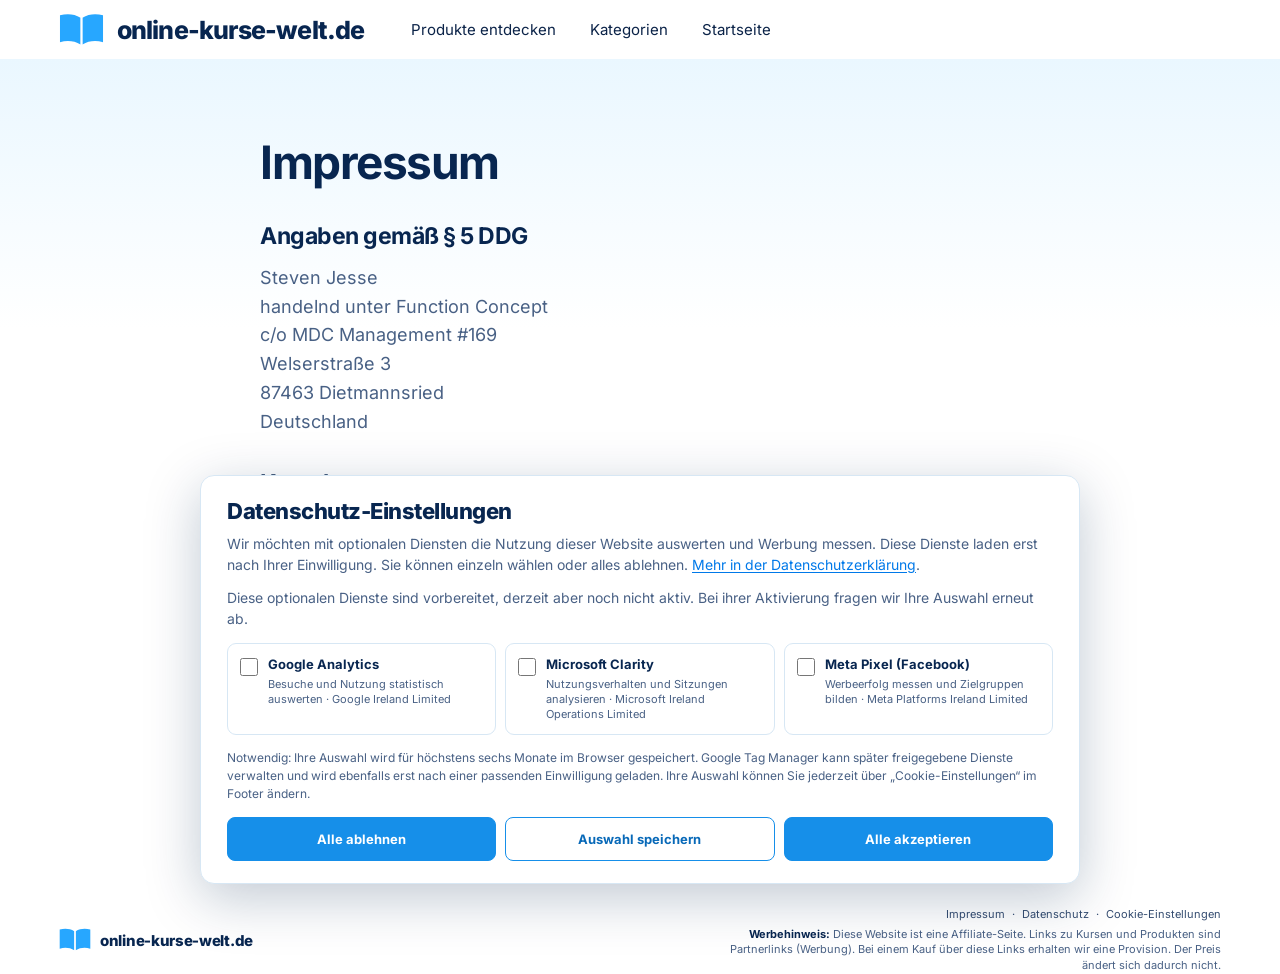
<file: impressum.html>
<!doctype html>
<html lang="de">
<head>
  <meta charset="utf-8">
  <meta name="viewport" content="width=device-width, initial-scale=1">
  <title>Impressum | online-kurse-welt.de</title>
  <link rel="icon" type="image/svg+xml" href="favicon.svg">
  <link rel="stylesheet" href="fonts.css">
  <link rel="stylesheet" href="styles.css">
  <link rel="stylesheet" href="legal.css">
  <link rel="stylesheet" href="consent.css">
  <script src="consent-config.js" defer></script>
  <script src="consent.js" defer></script>
</head>
<body>
  <header class="site-header"><div class="container header-inner">
    <a class="brand" href="/" aria-label="online-kurse-welt.de – Startseite"><svg class="brand-mark" viewBox="0 0 46 36" aria-hidden="true"><path d="M22 5.5C15.7 1.5 8.2 1.1 1 3v27.4c7.3-1.9 14.8-1.5 21 2.5V5.5Z" fill="#27a7ff"/><path d="M24 5.5c6.3-4 13.8-4.4 21-2.5v27.4c-7.3-1.9-14.8-1.5-21 2.5V5.5Z" fill="#27a7ff"/><path d="M23 5v29" stroke="white" stroke-width="1.7"/></svg><span>online-kurse-welt.de</span></a>
    <nav class="main-nav" aria-label="Hauptnavigation"><a href="/#kurse">Produkte entdecken</a><a href="/#kategorien">Kategorien</a><a href="/">Startseite</a></nav>
  </div></header>
  <main class="legal-main"><div class="container legal-content">
    <h1>Impressum</h1>
    <section aria-labelledby="provider-title"><h2 id="provider-title">Angaben gemäß § 5 DDG</h2>
      <address>Steven Jesse<br>handelnd unter Function Concept<br>c/o MDC Management #169<br>Welserstraße 3<br>87463 Dietmannsried<br>Deutschland</address>
    </section>
    <section aria-labelledby="contact-title"><h2 id="contact-title">Kontakt</h2>
      <p>Telefon: <a href="tel:+491739344650">0173 9344650</a><br>E-Mail: <a href="mailto:support@function-concept.de">support@function-concept.de</a></p>
    </section>
    <section aria-labelledby="vat-title"><h2 id="vat-title">Umsatzsteuer-Identifikationsnummer</h2><p>USt-IdNr. gemäß § 27a UStG: DE369951271</p></section>
    <section aria-labelledby="editor-title"><h2 id="editor-title">Verantwortlich für den Inhalt gemäß § 18 Abs. 2 MStV</h2><p>Steven Jesse, Anschrift wie oben.</p></section>
    <a class="back-link" href="/">← Zur Startseite</a>
  </div></main>
  <footer class="site-footer"><div class="container footer-inner">
    <a class="brand brand-footer" href="/" aria-label="online-kurse-welt.de – Startseite"><svg class="brand-mark" viewBox="0 0 46 36" aria-hidden="true"><path d="M22 5.5C15.7 1.5 8.2 1.1 1 3v27.4c7.3-1.9 14.8-1.5 21 2.5V5.5Z" fill="#27a7ff"/><path d="M24 5.5c6.3-4 13.8-4.4 21-2.5v27.4c-7.3-1.9-14.8-1.5-21 2.5V5.5Z" fill="#27a7ff"/><path d="M23 5v29" stroke="white" stroke-width="1.7"/></svg><span>online-kurse-welt.de</span></a>
    <div class="footer-right"><nav aria-label="Footer-Navigation"><a href="/impressum" aria-current="page">Impressum</a><span aria-hidden="true">·</span><a href="/datenschutz">Datenschutz</a><span aria-hidden="true">·</span><button class="cookie-settings-button" type="button" data-cookie-settings>Cookie-Einstellungen</button></nav>
      <p class="affiliate-disclaimer"><strong>Werbehinweis:</strong> Diese Website ist eine Affiliate-Seite. Links zu Kursen und Produkten sind Partnerlinks (Werbung). Bei einem Kauf über diese Links erhalten wir eine Provision. Der Preis ändert sich dadurch nicht.</p></div>
  </div></footer>
</body>
</html>
</file>
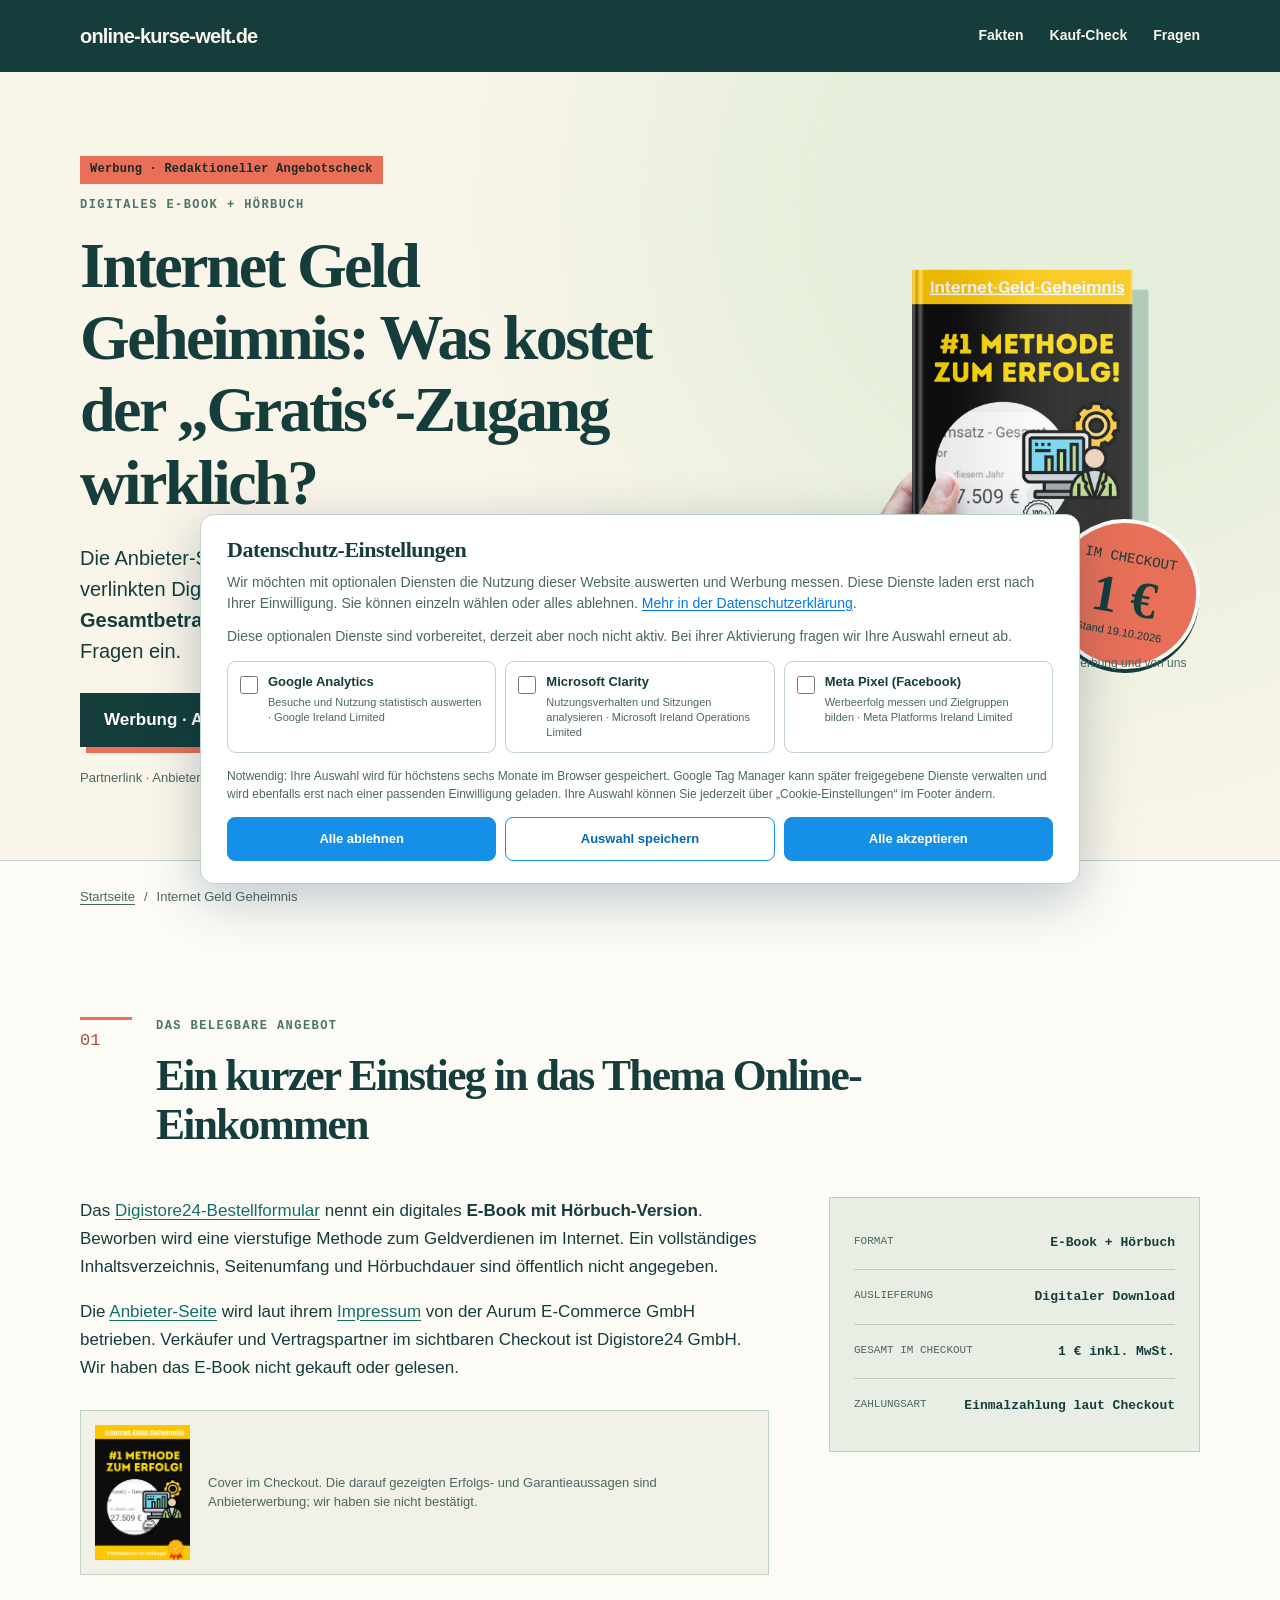
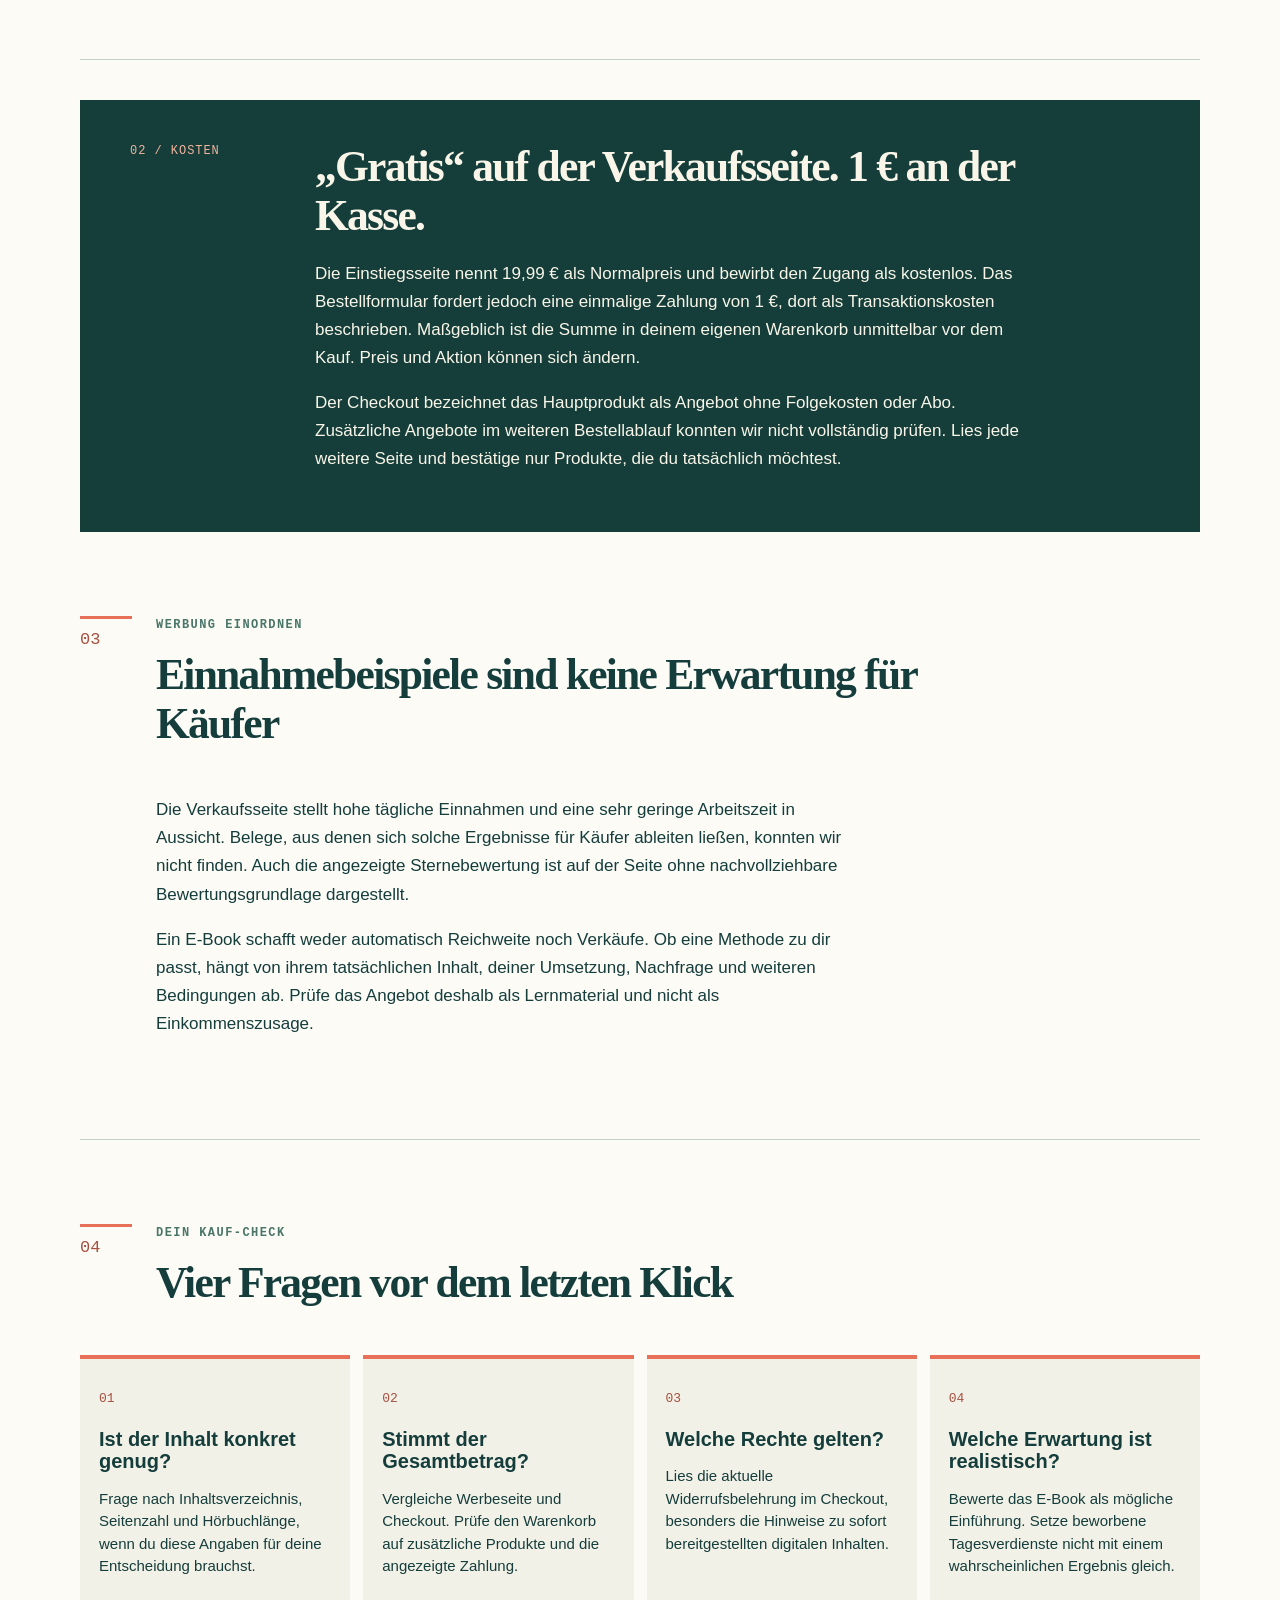
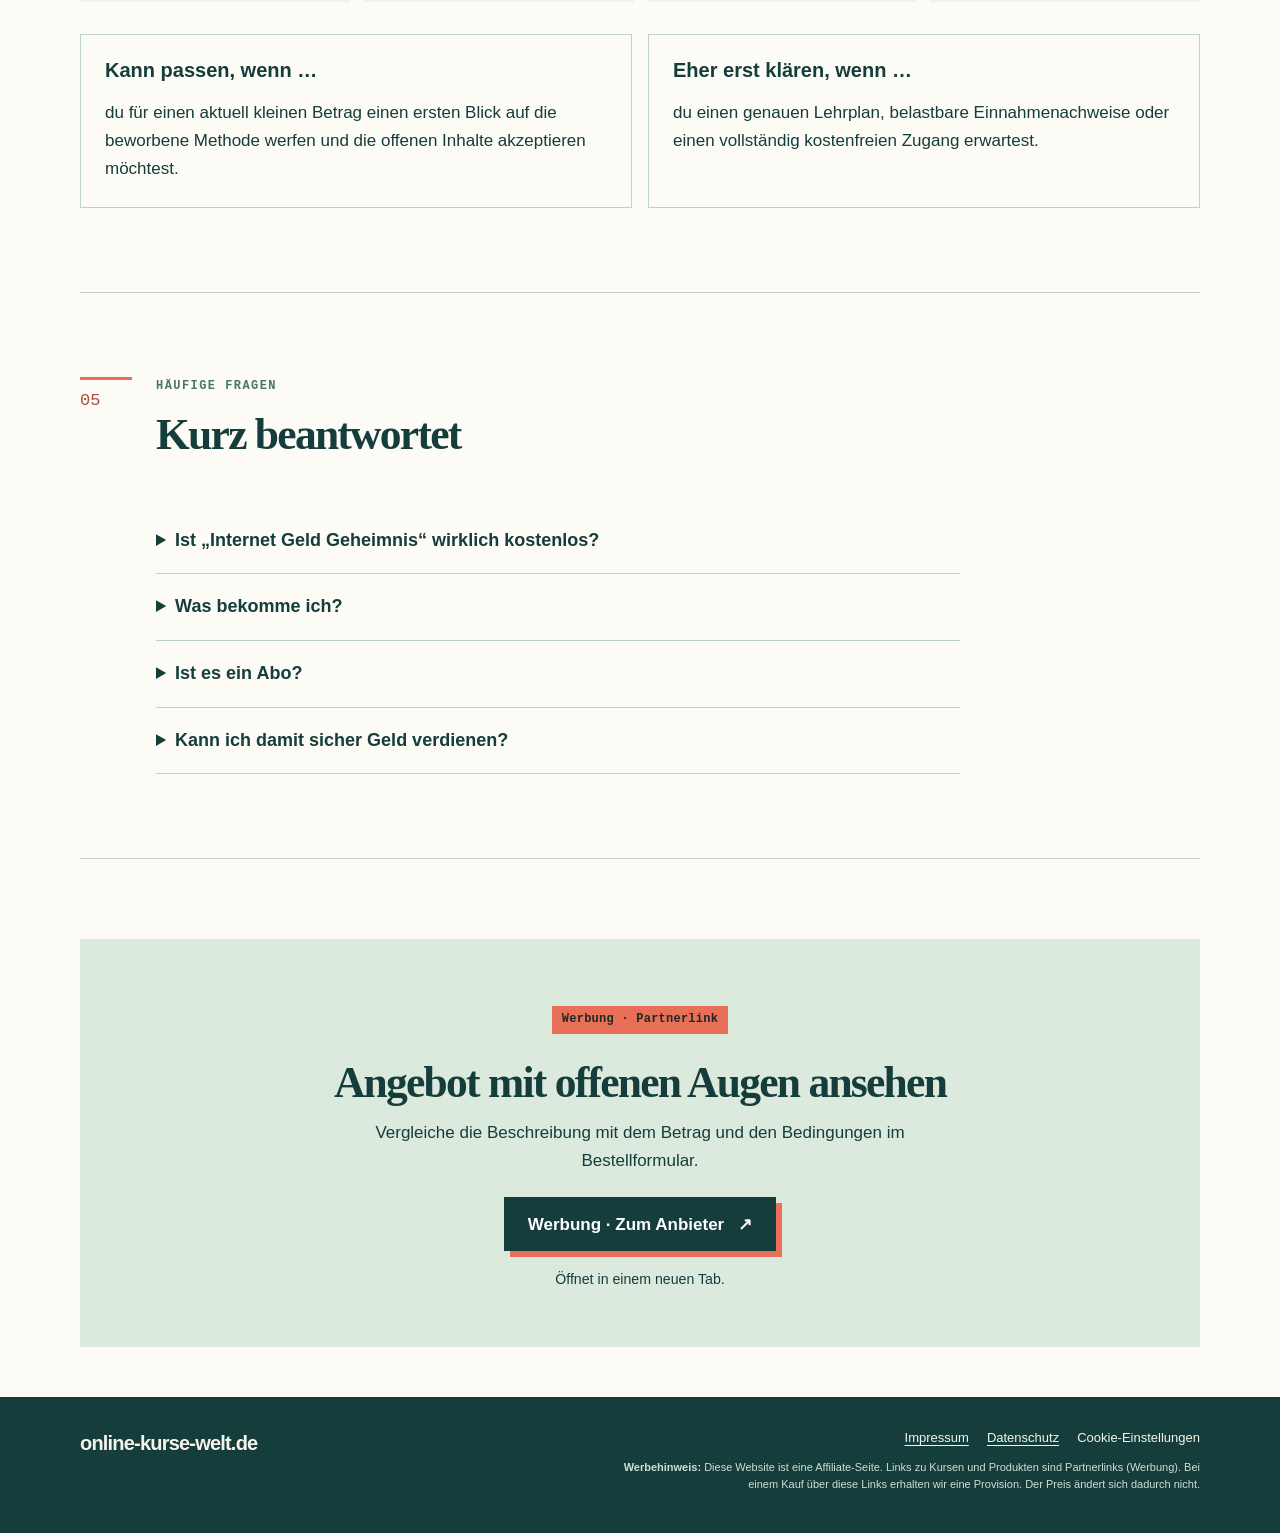
<file: internet-geld-geheimnis.html>
<!doctype html>
<html lang="de">
<head>
  <meta charset="utf-8">
  <meta name="viewport" content="width=device-width, initial-scale=1">
  <meta name="theme-color" content="#143d3b">
  <meta name="description" content="Internet Geld Geheimnis im Check: E-Book und Hörbuch, 1 € im Checkout statt ‚gratis‘, offene Fragen zum Inhalt und ein nüchterner Kauf-Check.">
  <link rel="canonical" href="https://www.online-kurse-welt.de/internet-geld-geheimnis">
  <link rel="icon" type="image/svg+xml" href="favicon.svg">
  <meta property="og:type" content="article">
  <meta property="og:title" content="Internet Geld Geheimnis: E-Book und Kosten im Check">
  <meta property="og:description" content="Was das Angebot umfasst, warum im Checkout 1 € steht und welche Fragen vor dem Kauf offenbleiben.">
  <meta property="og:url" content="https://www.online-kurse-welt.de/internet-geld-geheimnis">
  <title>Internet Geld Geheimnis: E-Book, 1 € und Grenzen | online-kurse-welt.de</title>
  <link rel="stylesheet" href="internet-geld-geheimnis.css">
  <link rel="stylesheet" href="consent.css">
  <script src="consent-config.js" defer></script>
  <script src="consent.js" defer></script>
</head>
<body>
  <header class="site-top"><div class="shell top-inner"><a class="site-name" href="/" aria-label="online-kurse-welt.de – Startseite">online-kurse-welt.de</a><nav aria-label="Seitennavigation"><a href="#fakten">Fakten</a><a href="#kaufcheck">Kauf-Check</a><a href="#fragen">Fragen</a></nav></div></header>
  <main>
    <section class="hero" aria-labelledby="page-title"><div class="shell hero-grid"><div class="hero-copy"><p class="flag">Werbung · Redaktioneller Angebotscheck</p><p class="overline">Digitales E-Book + Hörbuch</p><h1 id="page-title">Internet Geld Geheimnis: Was kostet der „Gratis“-Zugang wirklich?</h1><p class="lead">Die Anbieter-Seite spricht von einem kostenlosen Einstieg. Im verlinkten Digistore24-Bestellformular stehen aktuell <strong>1 € Gesamtbetrag</strong>. Wir ordnen Angebot, Werbeversprechen und offene Fragen ein.</p><div class="hero-actions"><a class="action" href="https://app-cash-system.de/social/#aff=mysticmarketing" rel="sponsored noopener noreferrer" target="_blank" aria-label="Internet Geld Geheimnis beim Anbieter prüfen, Werbung, öffnet in neuem Tab">Werbung · Angebot prüfen <span aria-hidden="true">↗</span></a><a class="read-link" href="#fakten">Erst Fakten lesen ↓</a></div><p class="micro">Partnerlink · Anbieter öffnet in einem neuen Tab. Bei einem Kauf können wir eine Provision erhalten.</p></div><figure class="hero-art"><img src="assets/internet-geld-geheimnis/produkt-mockup.png" width="500" height="500" alt="Produkt-Mockup des E-Books Internet Geld Geheimnis mit schwarz-gelbem Cover"><div class="price-sticker" aria-label="Im Checkout 1 Euro, Stand 19. Oktober 2026"><small>IM CHECKOUT</small><b>1 €</b><span>Stand 19.10.2026</span></div><figcaption>Produktbild des Anbieters. Aussagen auf dem Cover sind Werbung und von uns nicht überprüft.</figcaption></figure></div></section>
    <div class="shell"><nav class="crumbs" aria-label="Brotkrumennavigation"><a href="/">Startseite</a><span aria-hidden="true">/</span><span>Internet Geld Geheimnis</span></nav>
      <section class="intro block" id="fakten" aria-labelledby="facts-title"><div class="block-head"><span class="counter">01</span><div><p class="overline">Das belegbare Angebot</p><h2 id="facts-title">Ein kurzer Einstieg in das Thema Online-Einkommen</h2></div></div><div class="intro-grid"><div><p>Das <a href="https://www.digistore24.com/product/422807?voucher=internetgeldgeheimnis" rel="noopener noreferrer" target="_blank">Digistore24-Bestellformular</a> nennt ein digitales <strong>E-Book mit Hörbuch-Version</strong>. Beworben wird eine vierstufige Methode zum Geldverdienen im Internet. Ein vollständiges Inhaltsverzeichnis, Seitenumfang und Hörbuchdauer sind öffentlich nicht angegeben.</p><p>Die <a href="https://app-cash-system.de/social/" rel="noopener noreferrer" target="_blank">Anbieter-Seite</a> wird laut ihrem <a href="https://app-cash-system.de/impressum/" rel="noopener noreferrer" target="_blank">Impressum</a> von der Aurum E-Commerce GmbH betrieben. Verkäufer und Vertragspartner im sichtbaren Checkout ist Digistore24 GmbH. Wir haben das E-Book nicht gekauft oder gelesen.</p><figure class="cover-proof"><img src="assets/internet-geld-geheimnis/checkout-cover.png" width="400" height="566" loading="lazy" alt="Schwarz-gelbes E-Book-Cover, wie es im Digistore24-Checkout erscheint"><figcaption>Cover im Checkout. Die darauf gezeigten Erfolgs- und Garantieaussagen sind Anbieterwerbung; wir haben sie nicht bestätigt.</figcaption></figure></div><aside class="fact-card" aria-label="Produktdaten"><div><span>Format</span><strong>E-Book + Hörbuch</strong></div><div><span>Auslieferung</span><strong>Digitaler Download</strong></div><div><span>Gesamt im Checkout</span><strong>1 € inkl. MwSt.</strong></div><div><span>Zahlungsart</span><strong>Einmalzahlung laut Checkout</strong></div></aside></div></section>
      <section class="cost" aria-labelledby="cost-title"><div class="cost-tag">02 / KOSTEN</div><div><h2 id="cost-title">„Gratis“ auf der Verkaufsseite. 1 € an der Kasse.</h2><p>Die Einstiegsseite nennt 19,99 € als Normalpreis und bewirbt den Zugang als kostenlos. Das Bestellformular fordert jedoch eine einmalige Zahlung von 1 €, dort als Transaktionskosten beschrieben. Maßgeblich ist die Summe in deinem eigenen Warenkorb unmittelbar vor dem Kauf. Preis und Aktion können sich ändern.</p><p>Der Checkout bezeichnet das Hauptprodukt als Angebot ohne Folgekosten oder Abo. Zusätzliche Angebote im weiteren Bestellablauf konnten wir nicht vollständig prüfen. Lies jede weitere Seite und bestätige nur Produkte, die du tatsächlich möchtest.</p></div></section>
      <section class="block" aria-labelledby="promise-title"><div class="block-head"><span class="counter">03</span><div><p class="overline">Werbung einordnen</p><h2 id="promise-title">Einnahmebeispiele sind keine Erwartung für Käufer</h2></div></div><div class="copy-narrow"><p>Die Verkaufsseite stellt hohe tägliche Einnahmen und eine sehr geringe Arbeitszeit in Aussicht. Belege, aus denen sich solche Ergebnisse für Käufer ableiten ließen, konnten wir nicht finden. Auch die angezeigte Sternebewertung ist auf der Seite ohne nachvollziehbare Bewertungsgrundlage dargestellt.</p><p>Ein E-Book schafft weder automatisch Reichweite noch Verkäufe. Ob eine Methode zu dir passt, hängt von ihrem tatsächlichen Inhalt, deiner Umsetzung, Nachfrage und weiteren Bedingungen ab. Prüfe das Angebot deshalb als Lernmaterial und nicht als Einkommenszusage.</p></div></section>
      <section class="decision block" id="kaufcheck" aria-labelledby="check-title"><div class="block-head"><span class="counter">04</span><div><p class="overline">Dein Kauf-Check</p><h2 id="check-title">Vier Fragen vor dem letzten Klick</h2></div></div><ol class="check-grid"><li><span>01</span><h3>Ist der Inhalt konkret genug?</h3><p>Frage nach Inhaltsverzeichnis, Seitenzahl und Hörbuchlänge, wenn du diese Angaben für deine Entscheidung brauchst.</p></li><li><span>02</span><h3>Stimmt der Gesamtbetrag?</h3><p>Vergleiche Werbeseite und Checkout. Prüfe den Warenkorb auf zusätzliche Produkte und die angezeigte Zahlung.</p></li><li><span>03</span><h3>Welche Rechte gelten?</h3><p>Lies die aktuelle Widerrufsbelehrung im Checkout, besonders die Hinweise zu sofort bereitgestellten digitalen Inhalten.</p></li><li><span>04</span><h3>Welche Erwartung ist realistisch?</h3><p>Bewerte das E-Book als mögliche Einführung. Setze beworbene Tagesverdienste nicht mit einem wahrscheinlichen Ergebnis gleich.</p></li></ol><div class="fit"><div><h3>Kann passen, wenn …</h3><p>du für einen aktuell kleinen Betrag einen ersten Blick auf die beworbene Methode werfen und die offenen Inhalte akzeptieren möchtest.</p></div><div><h3>Eher erst klären, wenn …</h3><p>du einen genauen Lehrplan, belastbare Einnahmenachweise oder einen vollständig kostenfreien Zugang erwartest.</p></div></div></section>
      <section class="faq block" id="fragen" aria-labelledby="faq-title"><div class="block-head"><span class="counter">05</span><div><p class="overline">Häufige Fragen</p><h2 id="faq-title">Kurz beantwortet</h2></div></div><div class="faq-list"><details><summary>Ist „Internet Geld Geheimnis“ wirklich kostenlos?</summary><p>Die Verkaufsseite wirbt mit „gratis“. Im am 19.10.2026 gesichteten Digistore24-Bestellformular beträgt der Gesamtpreis 1 € inklusive Mehrwertsteuer. Kontrolliere den aktuellen Warenkorb.</p></details><details><summary>Was bekomme ich?</summary><p>Laut Checkout ein digitales E-Book mit Hörbuch-Version. Umfang, vollständige Kapitelübersicht und Hörbuchdauer konnten wir öffentlich nicht bestätigen.</p></details><details><summary>Ist es ein Abo?</summary><p>Das sichtbare Bestellformular beschreibt für dieses Hauptprodukt eine einmalige Zahlung ohne Folgekosten. Achte bei weiteren Schritten auf eventuelle Zusatzangebote.</p></details><details><summary>Kann ich damit sicher Geld verdienen?</summary><p>Nein. Beworbene Einnahmebeispiele sind keine Garantie. Wir konnten die versprochenen Ergebnisse nicht unabhängig belegen.</p></details></div></section>
      <section class="outro" aria-labelledby="outro-title"><p class="flag">Werbung · Partnerlink</p><h2 id="outro-title">Angebot mit offenen Augen ansehen</h2><p>Vergleiche die Beschreibung mit dem Betrag und den Bedingungen im Bestellformular.</p><a class="action" href="https://app-cash-system.de/social/#aff=mysticmarketing" rel="sponsored noopener noreferrer" target="_blank" aria-label="Internet Geld Geheimnis beim Anbieter prüfen, Werbung, öffnet in neuem Tab">Werbung · Zum Anbieter <span aria-hidden="true">↗</span></a><small>Öffnet in einem neuen Tab.</small></section>
    </div>
  </main>
  <footer class="site-footer"><div class="shell footer-inner"><a class="site-name" href="/" aria-label="online-kurse-welt.de – Startseite">online-kurse-welt.de</a><div><nav aria-label="Footer-Navigation"><a href="/impressum">Impressum</a><a href="/datenschutz">Datenschutz</a><button type="button" data-cookie-settings>Cookie-Einstellungen</button></nav><p class="affiliate-disclaimer"><strong>Werbehinweis:</strong> Diese Website ist eine Affiliate-Seite. Links zu Kursen und Produkten sind Partnerlinks (Werbung). Bei einem Kauf über diese Links erhalten wir eine Provision. Der Preis ändert sich dadurch nicht.</p></div></div></footer>
</body>
</html>
</file>
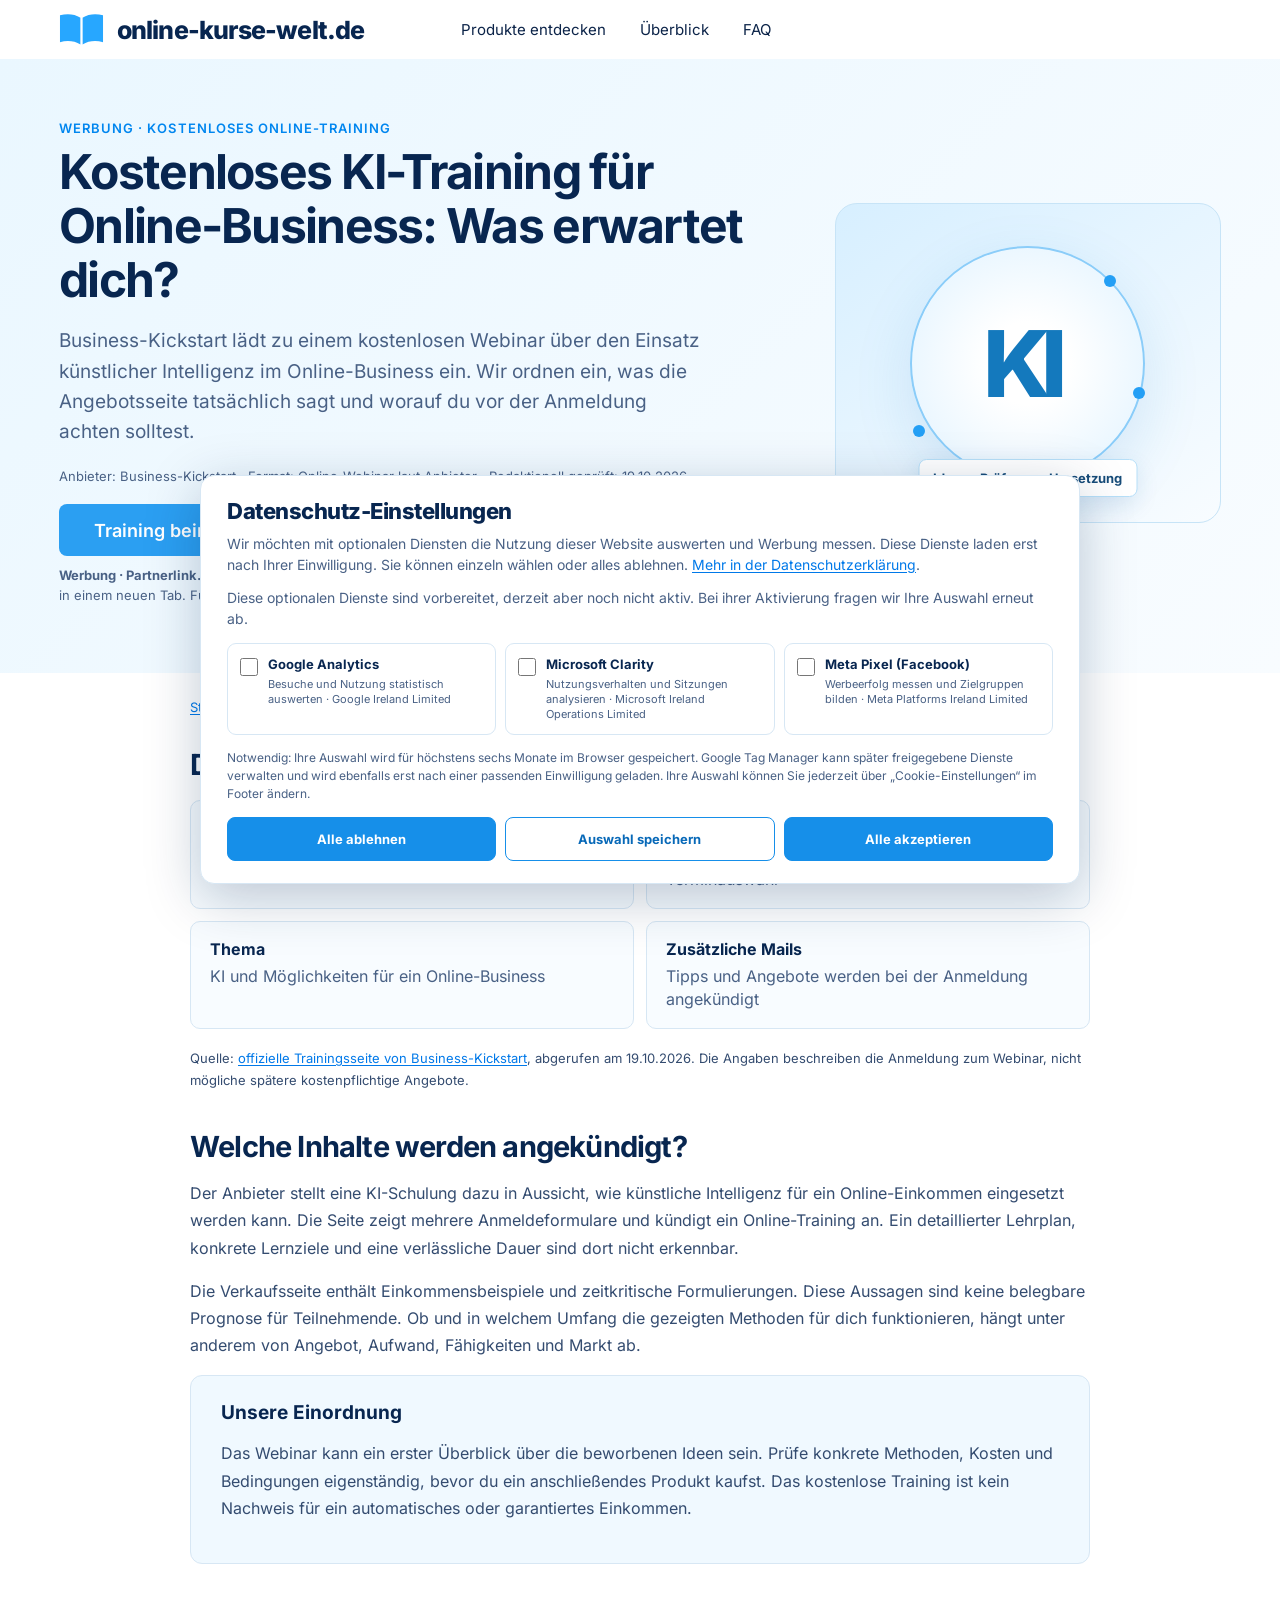
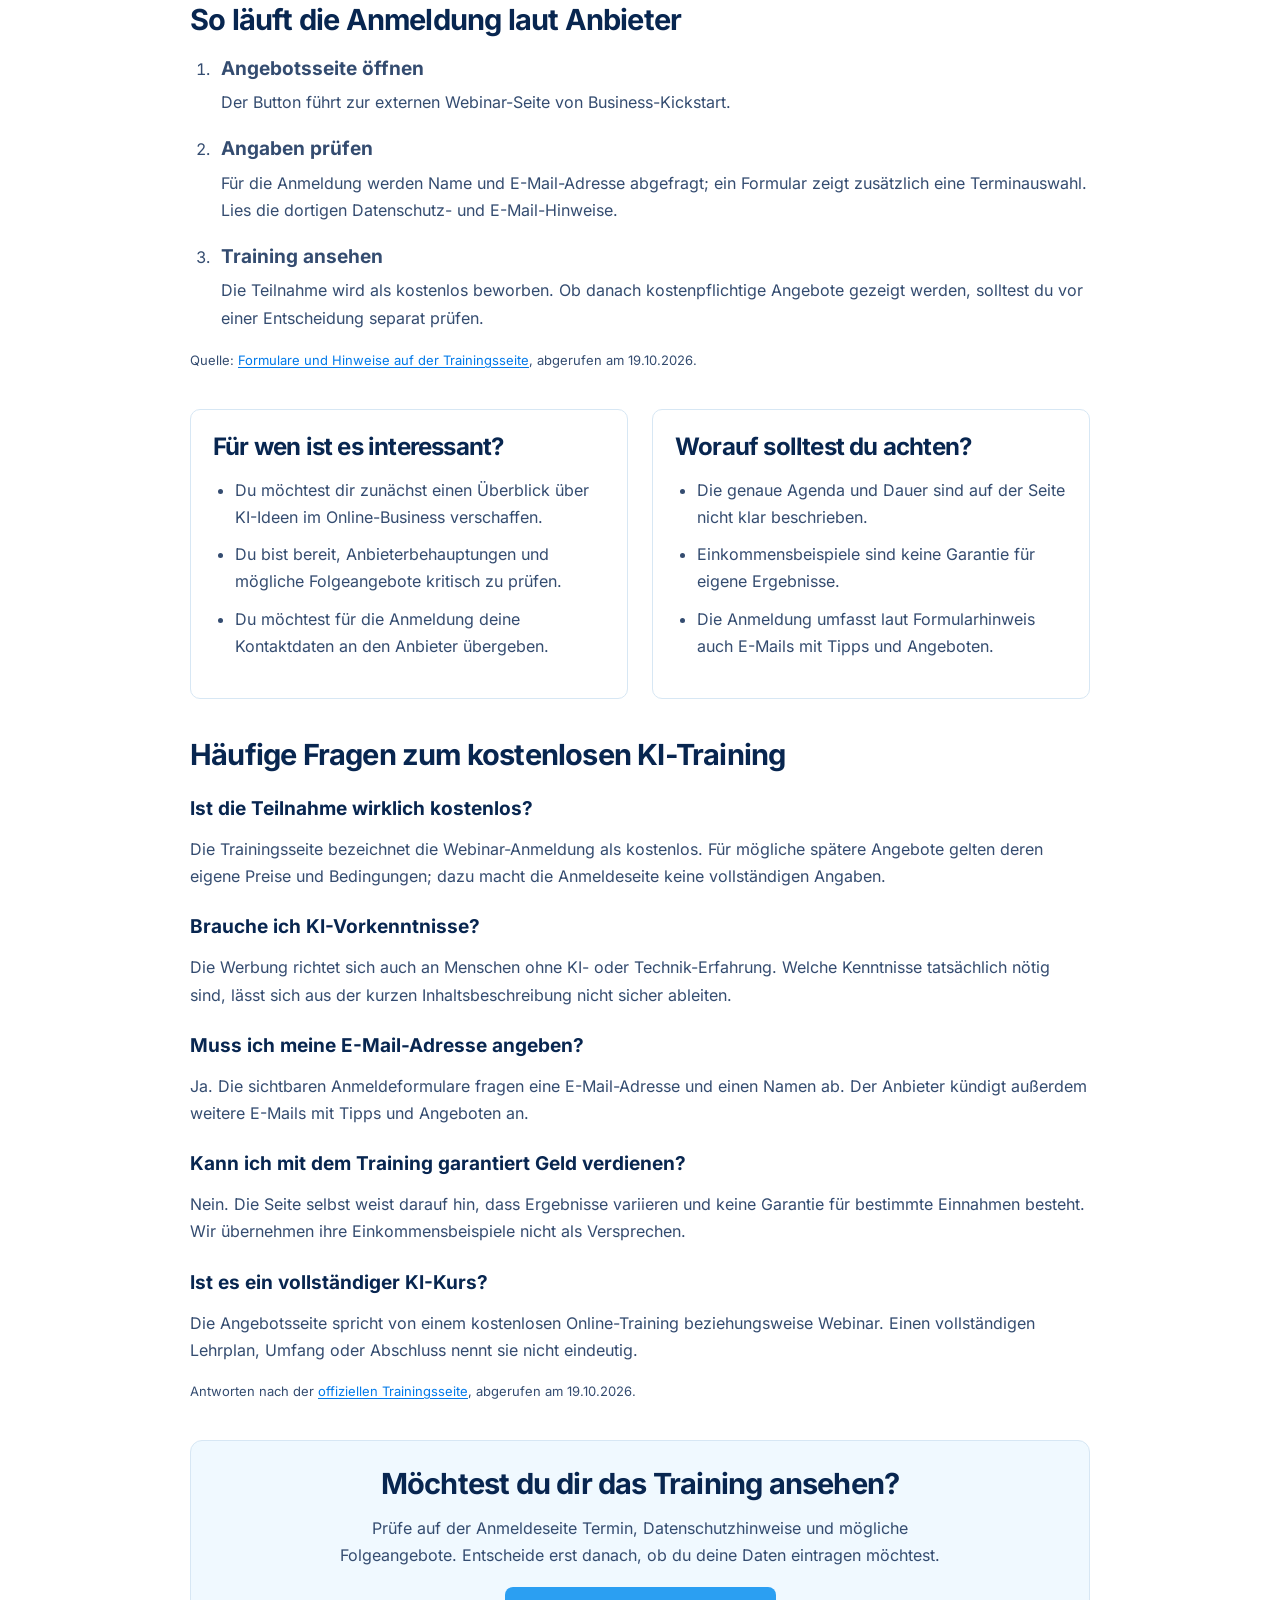
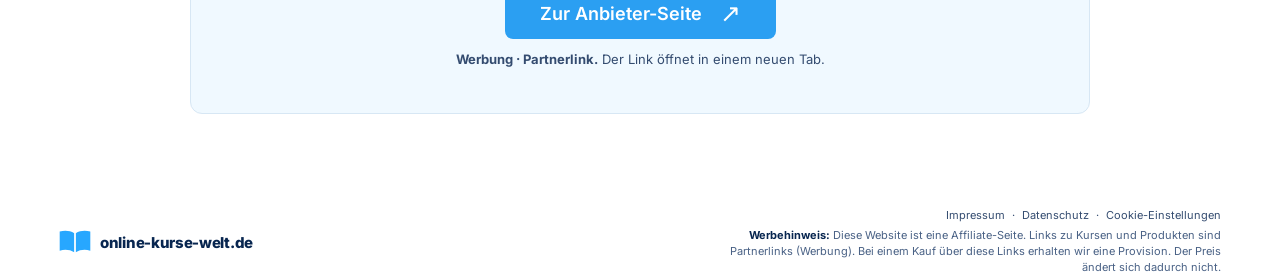
<file: ki-training-online-business.html>
<!doctype html>
<html lang="de">
  <head>
    <meta charset="utf-8">
    <meta name="viewport" content="width=device-width, initial-scale=1">
    <meta name="description" content="Kostenloses KI-Training von Business-Kickstart im Faktencheck: Inhalte, Anmeldung, E-Mail-Angebote und Grenzen. Informiere dich vor der Teilnahme.">
    <meta name="theme-color" content="#eaf7ff">
    <link rel="canonical" href="https://www.online-kurse-welt.de/ki-training-online-business">
    <link rel="icon" type="image/svg+xml" href="favicon.svg">
    <meta property="og:type" content="article">
    <meta property="og:title" content="Kostenloses KI-Training von Business-Kickstart im Faktencheck">
    <meta property="og:description" content="Was das kostenlose Webinar verspricht, was vor der Anmeldung klar ist und welche Fragen offenbleiben.">
    <meta property="og:url" content="https://www.online-kurse-welt.de/ki-training-online-business">
    <title>Kostenloses KI-Training: Inhalte &amp; Anmeldung | online-kurse-welt.de</title>
    <link rel="stylesheet" href="fonts.css">
    <link rel="stylesheet" href="styles.css">
    <link rel="stylesheet" href="ki-training-online-business.css">
    <link rel="stylesheet" href="consent.css">
    <script src="consent-config.js" defer></script>
    <script src="consent.js" defer></script>
  </head>
  <body>
    <header class="site-header">
      <div class="container header-inner">
        <a class="brand" href="/" aria-label="online-kurse-welt.de – Startseite">
          <svg class="brand-mark" viewBox="0 0 46 36" aria-hidden="true"><path d="M22 5.5C15.7 1.5 8.2 1.1 1 3v27.4c7.3-1.9 14.8-1.5 21 2.5V5.5Z" fill="#27a7ff"/><path d="M24 5.5c6.3-4 13.8-4.4 21-2.5v27.4c-7.3-1.9-14.8-1.5-21 2.5V5.5Z" fill="#27a7ff"/><path d="M23 5v29" stroke="white" stroke-width="1.7"/></svg>
          <span>online-kurse-welt.de</span>
        </a>
        <nav class="main-nav" aria-label="Seitennavigation"><a href="/#kurse">Produkte entdecken</a><a href="#ueberblick">Überblick</a><a href="#faq">FAQ</a></nav>
      </div>
    </header>

    <main>
      <section class="product-hero ki-hero" aria-labelledby="page-title">
        <div class="container product-hero-grid">
          <div>
            <p class="eyebrow">Werbung · Kostenloses Online-Training</p>
            <h1 id="page-title">Kostenloses KI-Training für Online-Business: Was erwartet dich?</h1>
            <p class="product-lead">Business-Kickstart lädt zu einem kostenlosen Webinar über den Einsatz künstlicher Intelligenz im Online-Business ein. Wir ordnen ein, was die Angebotsseite tatsächlich sagt und worauf du vor der Anmeldung achten solltest.</p>
            <p class="product-meta">Anbieter: Business-Kickstart · Format: Online-Webinar laut Anbieter · Redaktionell geprüft: 19.10.2026</p>
            <a class="primary-button" href="https://business-kickstart.de/ki-training-1/#aff=mysticmarketing" rel="sponsored noopener noreferrer" target="_blank" aria-label="Kostenloses KI-Training beim Anbieter ansehen, Werbung, öffnet in neuem Tab">Training beim Anbieter ansehen <span aria-hidden="true">↗</span></a>
            <p class="affiliate-inline"><strong>Werbung · Partnerlink.</strong> Die Anmeldung findet auf der Website des Anbieters statt und öffnet in einem neuen Tab. Für Käufe nach einer Vermittlung können wir eine Provision erhalten.</p>
          </div>
          <div class="ki-visual" aria-hidden="true"><div class="ki-visual-inner"><span>KI</span><i></i><i></i><i></i><strong>Idee → Prüfung → Umsetzung</strong></div></div>
        </div>
      </section>

      <div class="container product-content" id="ueberblick">
        <nav class="breadcrumbs" aria-label="Brotkrumennavigation"><a href="/">Startseite</a> / Kostenloses KI-Training</nav>

        <section aria-labelledby="kurz-title">
          <h2 id="kurz-title">Das Angebot auf einen Blick</h2>
          <div class="ki-facts">
            <div><strong>Teilnahme</strong><span>Laut Verkaufsseite kostenlos</span></div>
            <div><strong>Anmeldung</strong><span>Vorname und E-Mail-Adresse; teilweise Terminauswahl</span></div>
            <div><strong>Thema</strong><span>KI und Möglichkeiten für ein Online-Business</span></div>
            <div><strong>Zusätzliche Mails</strong><span>Tipps und Angebote werden bei der Anmeldung angekündigt</span></div>
          </div>
          <p class="source-note">Quelle: <a href="https://business-kickstart.de/ki-training-1/" rel="noopener noreferrer" target="_blank">offizielle Trainingsseite von Business-Kickstart</a>, abgerufen am 19.10.2026. Die Angaben beschreiben die Anmeldung zum Webinar, nicht mögliche spätere kostenpflichtige Angebote.</p>
        </section>

        <section aria-labelledby="inhalt-title">
          <h2 id="inhalt-title">Welche Inhalte werden angekündigt?</h2>
          <p>Der Anbieter stellt eine KI-Schulung dazu in Aussicht, wie künstliche Intelligenz für ein Online-Einkommen eingesetzt werden kann. Die Seite zeigt mehrere Anmeldeformulare und kündigt ein Online-Training an. Ein detaillierter Lehrplan, konkrete Lernziele und eine verlässliche Dauer sind dort nicht erkennbar.</p>
          <p>Die Verkaufsseite enthält Einkommensbeispiele und zeitkritische Formulierungen. Diese Aussagen sind keine belegbare Prognose für Teilnehmende. Ob und in welchem Umfang die gezeigten Methoden für dich funktionieren, hängt unter anderem von Angebot, Aufwand, Fähigkeiten und Markt ab.</p>
          <div class="decision-box"><h3>Unsere Einordnung</h3><p>Das Webinar kann ein erster Überblick über die beworbenen Ideen sein. Prüfe konkrete Methoden, Kosten und Bedingungen eigenständig, bevor du ein anschließendes Produkt kaufst. Das kostenlose Training ist kein Nachweis für ein automatisches oder garantiertes Einkommen.</p></div>
        </section>

        <section aria-labelledby="ablauf-title">
          <h2 id="ablauf-title">So läuft die Anmeldung laut Anbieter</h2>
          <ol class="product-steps">
            <li><h3>Angebotsseite öffnen</h3><p>Der Button führt zur externen Webinar-Seite von Business-Kickstart.</p></li>
            <li><h3>Angaben prüfen</h3><p>Für die Anmeldung werden Name und E-Mail-Adresse abgefragt; ein Formular zeigt zusätzlich eine Terminauswahl. Lies die dortigen Datenschutz- und E-Mail-Hinweise.</p></li>
            <li><h3>Training ansehen</h3><p>Die Teilnahme wird als kostenlos beworben. Ob danach kostenpflichtige Angebote gezeigt werden, solltest du vor einer Entscheidung separat prüfen.</p></li>
          </ol>
          <p class="source-note">Quelle: <a href="https://business-kickstart.de/ki-training-1/" rel="noopener noreferrer" target="_blank">Formulare und Hinweise auf der Trainingsseite</a>, abgerufen am 19.10.2026.</p>
        </section>

        <section class="fit-grid" aria-label="Eignung und Grenzen">
          <div><h2>Für wen ist es interessant?</h2><ul><li>Du möchtest dir zunächst einen Überblick über KI-Ideen im Online-Business verschaffen.</li><li>Du bist bereit, Anbieterbehauptungen und mögliche Folgeangebote kritisch zu prüfen.</li><li>Du möchtest für die Anmeldung deine Kontaktdaten an den Anbieter übergeben.</li></ul></div>
          <div><h2>Worauf solltest du achten?</h2><ul><li>Die genaue Agenda und Dauer sind auf der Seite nicht klar beschrieben.</li><li>Einkommensbeispiele sind keine Garantie für eigene Ergebnisse.</li><li>Die Anmeldung umfasst laut Formularhinweis auch E-Mails mit Tipps und Angeboten.</li></ul></div>
        </section>

        <section aria-labelledby="faq">
          <h2 id="faq">Häufige Fragen zum kostenlosen KI-Training</h2>
          <h3>Ist die Teilnahme wirklich kostenlos?</h3>
          <p>Die Trainingsseite bezeichnet die Webinar-Anmeldung als kostenlos. Für mögliche spätere Angebote gelten deren eigene Preise und Bedingungen; dazu macht die Anmeldeseite keine vollständigen Angaben.</p>
          <h3>Brauche ich KI-Vorkenntnisse?</h3>
          <p>Die Werbung richtet sich auch an Menschen ohne KI- oder Technik-Erfahrung. Welche Kenntnisse tatsächlich nötig sind, lässt sich aus der kurzen Inhaltsbeschreibung nicht sicher ableiten.</p>
          <h3>Muss ich meine E-Mail-Adresse angeben?</h3>
          <p>Ja. Die sichtbaren Anmeldeformulare fragen eine E-Mail-Adresse und einen Namen ab. Der Anbieter kündigt außerdem weitere E-Mails mit Tipps und Angeboten an.</p>
          <h3>Kann ich mit dem Training garantiert Geld verdienen?</h3>
          <p>Nein. Die Seite selbst weist darauf hin, dass Ergebnisse variieren und keine Garantie für bestimmte Einnahmen besteht. Wir übernehmen ihre Einkommensbeispiele nicht als Versprechen.</p>
          <h3>Ist es ein vollständiger KI-Kurs?</h3>
          <p>Die Angebotsseite spricht von einem kostenlosen Online-Training beziehungsweise Webinar. Einen vollständigen Lehrplan, Umfang oder Abschluss nennt sie nicht eindeutig.</p>
          <p class="source-note">Antworten nach der <a href="https://business-kickstart.de/ki-training-1/" rel="noopener noreferrer" target="_blank">offiziellen Trainingsseite</a>, abgerufen am 19.10.2026.</p>
        </section>

        <section class="product-cta" aria-labelledby="cta-title">
          <h2 id="cta-title">Möchtest du dir das Training ansehen?</h2>
          <p>Prüfe auf der Anmeldeseite Termin, Datenschutzhinweise und mögliche Folgeangebote. Entscheide erst danach, ob du deine Daten eintragen möchtest.</p>
          <a class="primary-button" href="https://business-kickstart.de/ki-training-1/#aff=mysticmarketing" rel="sponsored noopener noreferrer" target="_blank" aria-label="Zur KI-Training-Anmeldung beim Anbieter, Werbung, öffnet in neuem Tab">Zur Anbieter-Seite <span aria-hidden="true">↗</span></a>
          <p class="affiliate-inline"><strong>Werbung · Partnerlink.</strong> Der Link öffnet in einem neuen Tab.</p>
        </section>
      </div>
    </main>

    <footer class="site-footer"><div class="container footer-inner">
      <a class="brand brand-footer" href="/" aria-label="online-kurse-welt.de – Startseite"><svg class="brand-mark" viewBox="0 0 46 36" aria-hidden="true"><path d="M22 5.5C15.7 1.5 8.2 1.1 1 3v27.4c7.3-1.9 14.8-1.5 21 2.5V5.5Z" fill="#27a7ff"/><path d="M24 5.5c6.3-4 13.8-4.4 21-2.5v27.4c-7.3-1.9-14.8-1.5-21 2.5V5.5Z" fill="#27a7ff"/><path d="M23 5v29" stroke="white" stroke-width="1.7"/></svg><span>online-kurse-welt.de</span></a>
      <div class="footer-right"><nav aria-label="Footer-Navigation"><a href="/impressum">Impressum</a><span aria-hidden="true">·</span><a href="/datenschutz">Datenschutz</a><span aria-hidden="true">·</span><button class="cookie-settings-button" type="button" data-cookie-settings>Cookie-Einstellungen</button></nav><p class="affiliate-disclaimer"><strong>Werbehinweis:</strong> Diese Website ist eine Affiliate-Seite. Links zu Kursen und Produkten sind Partnerlinks (Werbung). Bei einem Kauf über diese Links erhalten wir eine Provision. Der Preis ändert sich dadurch nicht.</p></div>
    </div></footer>
  </body>
</html>
</file>
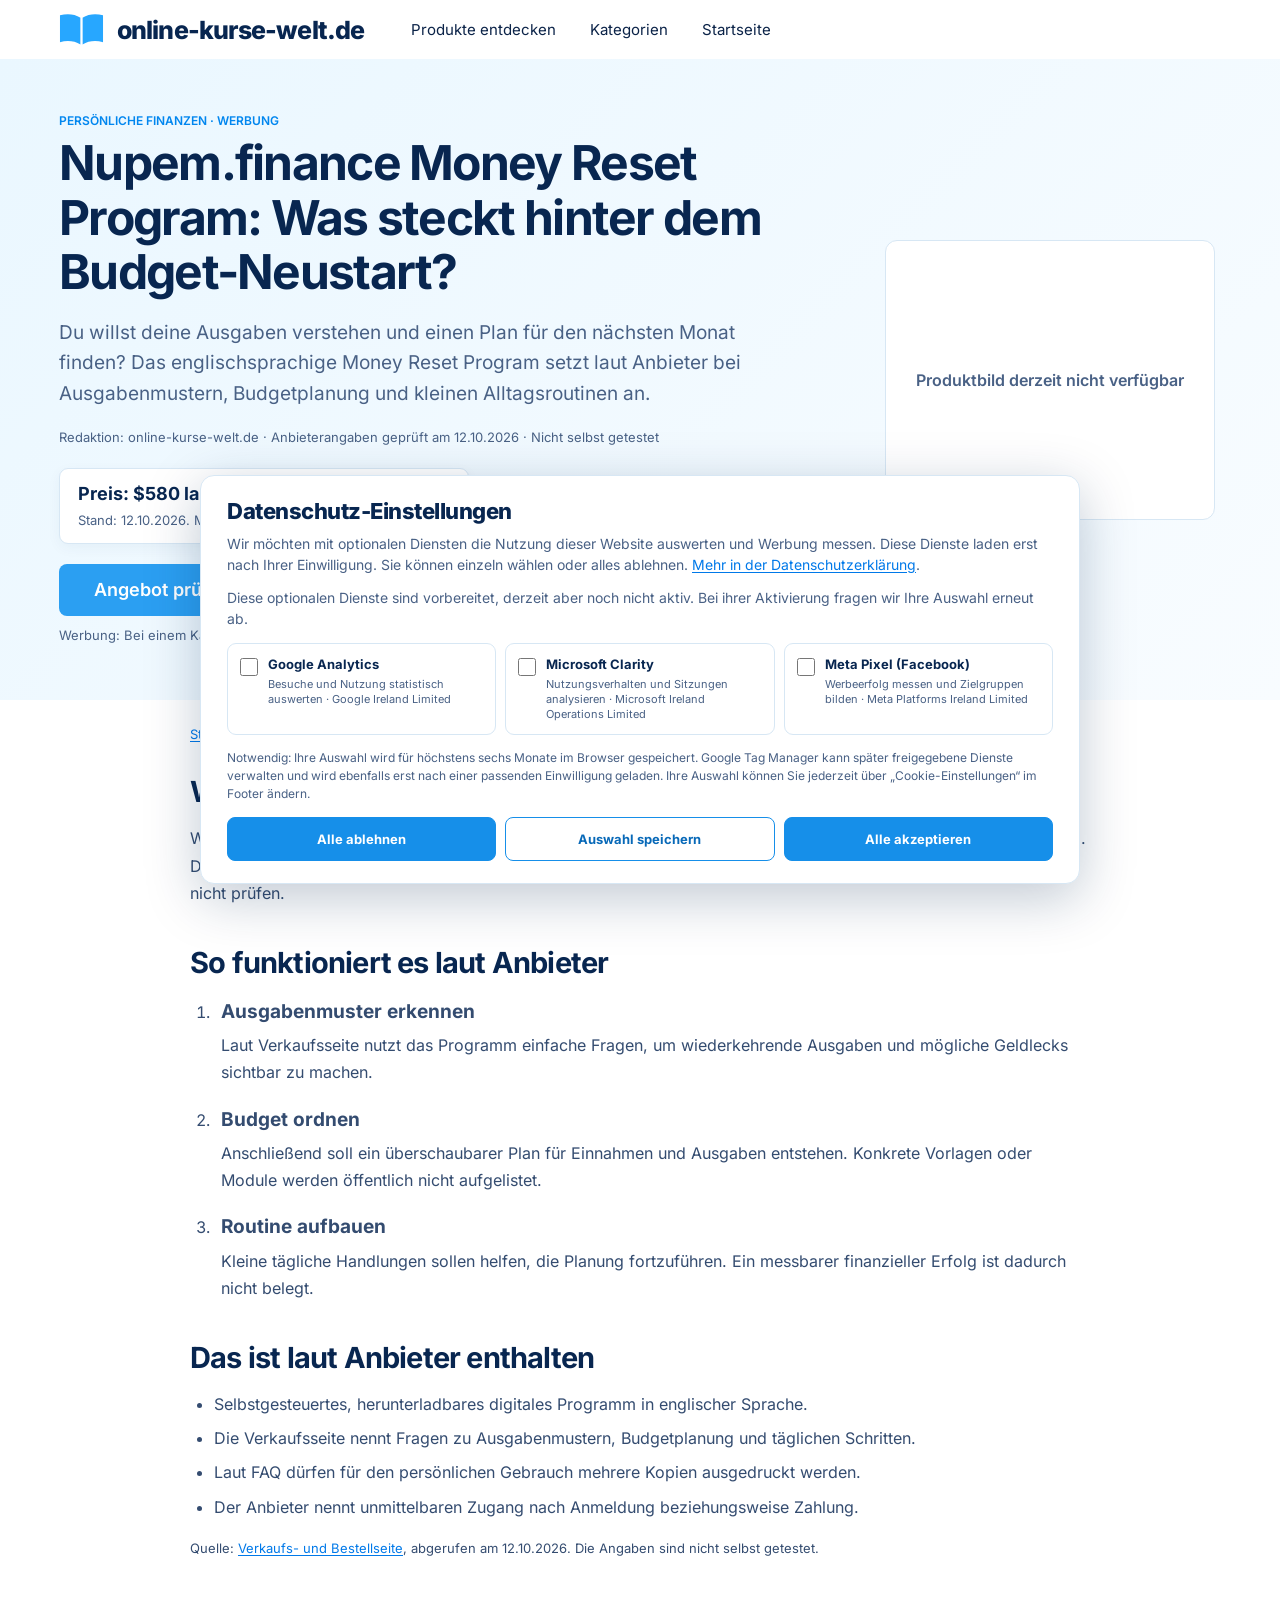
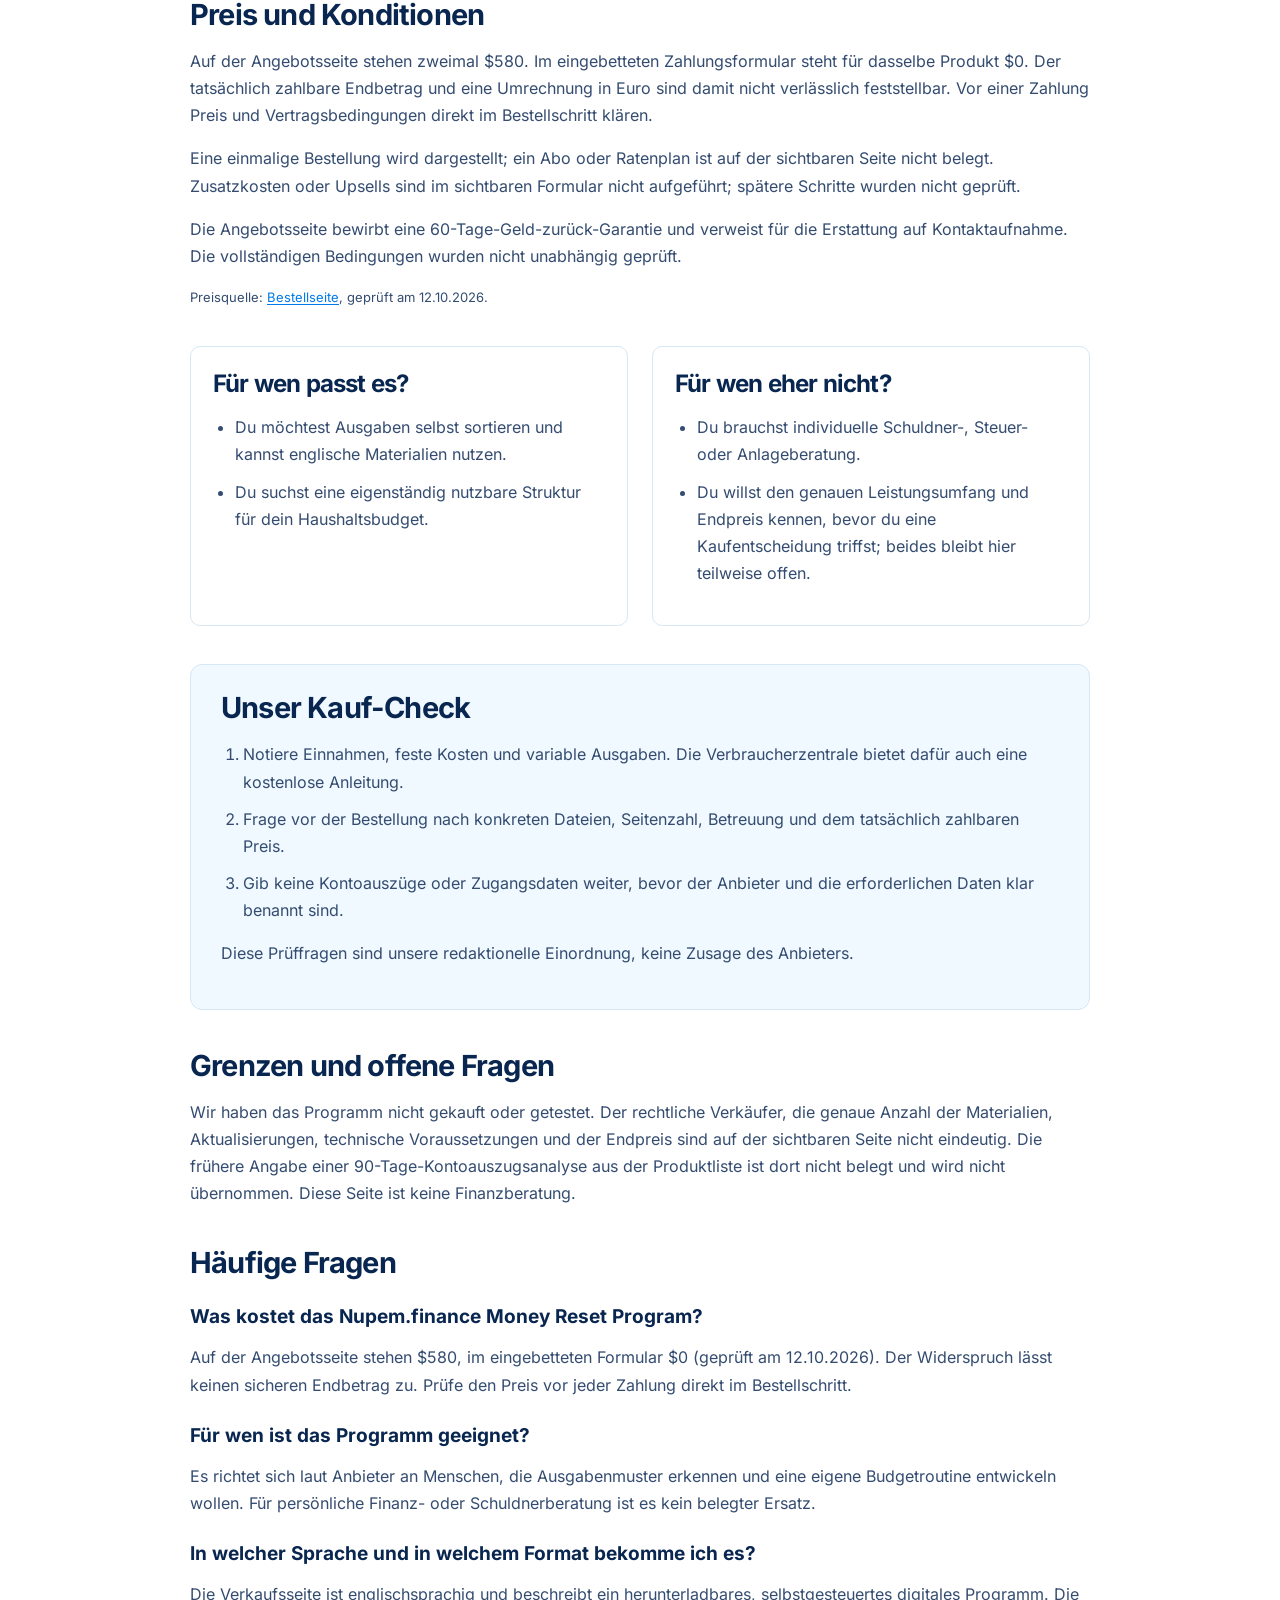
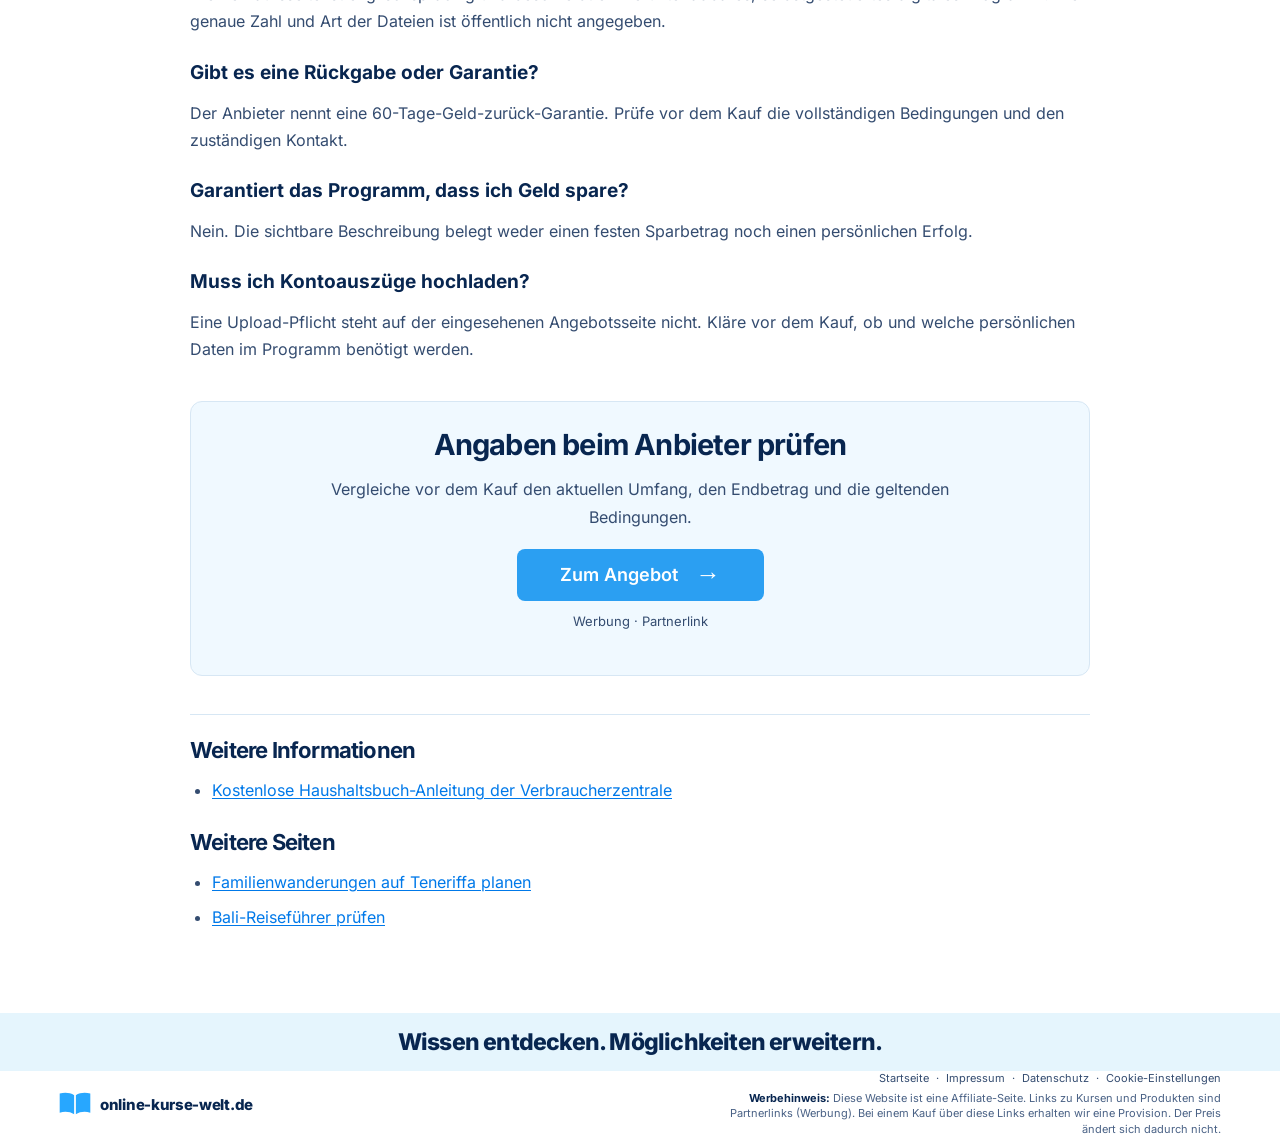
<file: nupem-money-reset.html>
<!doctype html>
<html lang="de">
<head>
  <meta charset="utf-8">
  <meta name="viewport" content="width=device-width, initial-scale=1">
  <meta name="theme-color" content="#eaf7ff">
  <link rel="icon" type="image/svg+xml" href="favicon.svg">
  <link rel="canonical" href="https://www.online-kurse-welt.de/nupem-money-reset">
  <meta name="description" content="Nupem Money Reset Program: Budget-Routine, Eignung und der Preiswiderspruch von $580 zu $0. Kauf-Check und Quellen, Stand 12.10.2026.">
  <title>Nupem Money Reset: Inhalt, Preis &amp; Grenzen</title>
  <link rel="stylesheet" href="fonts.css">
  <link rel="stylesheet" href="styles.css">
  <link rel="stylesheet" href="consent.css">
  <script src="consent-config.js" defer></script>
  <script src="consent.js" defer></script>
</head>
<body>
  <header class="site-header"><div class="container header-inner">
    <a class="brand" href="/" aria-label="online-kurse-welt.de – Startseite"><svg class="brand-mark" viewBox="0 0 46 36" aria-hidden="true"><path d="M22 5.5C15.7 1.5 8.2 1.1 1 3v27.4c7.3-1.9 14.8-1.5 21 2.5V5.5Z" fill="#27a7ff"/><path d="M24 5.5c6.3-4 13.8-4.4 21-2.5v27.4c-7.3-1.9-14.8-1.5-21 2.5V5.5Z" fill="#27a7ff"/><path d="M23 5v29" stroke="white" stroke-width="1.7"/></svg><span>online-kurse-welt.de</span></a>
    <nav class="main-nav" aria-label="Hauptnavigation"><a href="/#kurse">Produkte entdecken</a><a href="/#kategorien">Kategorien</a><a href="/">Startseite</a></nav>
  </div></header>
  <main>
    <section class="product-hero"><div class="container product-hero-grid">
      <div><p class="eyebrow">Persönliche Finanzen · Werbung</p><h1>Nupem.finance Money Reset Program: Was steckt hinter dem Budget-Neustart?</h1><p class="product-lead">Du willst deine Ausgaben verstehen und einen Plan für den nächsten Monat finden? Das englischsprachige Money Reset Program setzt laut Anbieter bei Ausgabenmustern, Budgetplanung und kleinen Alltagsroutinen an.</p>
      <p class="product-meta">Redaktion: online-kurse-welt.de · Anbieterangaben geprüft am 12.10.2026 · Nicht selbst getestet</p>
      <div class="price-box"><strong>Preis: $580 laut Angebot · $0 im Formular</strong><span>Stand: 12.10.2026. Maßgeblich ist der Preis im Bestellschritt.</span></div>
      <a class="primary-button" href="https://nupemfinancemoney-fj3.plannerpack.co/#aff=mysticmarketing" rel="sponsored noopener" target="_blank" aria-label="Nupem.finance Money Reset Program beim Anbieter ansehen (Werbung)">Angebot prüfen <span aria-hidden="true">→</span></a>
      <p class="affiliate-inline">Werbung: Bei einem Kauf über diesen Link erhalten wir eine Provision. Der Preis ändert sich dadurch nicht.</p></div>
      <div class="product-visual"><div class="product-cover-missing" role="img" aria-label="Kein freigegebenes Produktbild für das Nupem.finance Money Reset Program">Produktbild derzeit nicht verfügbar</div></div>
    </div></section>
    <div class="container product-content">
      <nav class="breadcrumbs" aria-label="Brotkrumennavigation"><a href="/">Startseite</a> / Nupem.finance Money Reset Program</nav>
      <section><h2>Worum es geht</h2><p>Wenn am Monatsende unklar bleibt, wohin das Geld geflossen ist, hilft eine Übersicht oft mehr als ein weiterer Vorsatz. Der Anbieter verspricht dafür ein selbstgesteuertes Material. Wie detailliert die Übungen sind, lässt sich ohne Zugang nicht prüfen.</p></section>
      <section><h2>So funktioniert es laut Anbieter</h2><ol class="product-steps"><li><h3>Ausgabenmuster erkennen</h3><p>Laut Verkaufsseite nutzt das Programm einfache Fragen, um wiederkehrende Ausgaben und mögliche Geldlecks sichtbar zu machen.</p></li><li><h3>Budget ordnen</h3><p>Anschließend soll ein überschaubarer Plan für Einnahmen und Ausgaben entstehen. Konkrete Vorlagen oder Module werden öffentlich nicht aufgelistet.</p></li><li><h3>Routine aufbauen</h3><p>Kleine tägliche Handlungen sollen helfen, die Planung fortzuführen. Ein messbarer finanzieller Erfolg ist dadurch nicht belegt.</p></li></ol></section>
      <section><h2>Das ist laut Anbieter enthalten</h2><ul class="check-list"><li>Selbstgesteuertes, herunterladbares digitales Programm in englischer Sprache.</li><li>Die Verkaufsseite nennt Fragen zu Ausgabenmustern, Budgetplanung und täglichen Schritten.</li><li>Laut FAQ dürfen für den persönlichen Gebrauch mehrere Kopien ausgedruckt werden.</li><li>Der Anbieter nennt unmittelbaren Zugang nach Anmeldung beziehungsweise Zahlung.</li></ul><p class="source-note">Quelle: <a href="https://nupemfinancemoney-fj3.plannerpack.co/" rel="noopener" target="_blank">Verkaufs- und Bestellseite</a>, abgerufen am 12.10.2026. Die Angaben sind nicht selbst getestet.</p></section>
      <section><h2>Preis und Konditionen</h2><p>Auf der Angebotsseite stehen zweimal $580. Im eingebetteten Zahlungsformular steht für dasselbe Produkt $0. Der tatsächlich zahlbare Endbetrag und eine Umrechnung in Euro sind damit nicht verlässlich feststellbar. Vor einer Zahlung Preis und Vertragsbedingungen direkt im Bestellschritt klären.</p><p>Eine einmalige Bestellung wird dargestellt; ein Abo oder Ratenplan ist auf der sichtbaren Seite nicht belegt. Zusatzkosten oder Upsells sind im sichtbaren Formular nicht aufgeführt; spätere Schritte wurden nicht geprüft.</p><p>Die Angebotsseite bewirbt eine 60-Tage-Geld-zurück-Garantie und verweist für die Erstattung auf Kontaktaufnahme. Die vollständigen Bedingungen wurden nicht unabhängig geprüft.</p><p class="source-note">Preisquelle: <a href="https://nupemfinancemoney-fj3.plannerpack.co/" rel="noopener" target="_blank">Bestellseite</a>, geprüft am 12.10.2026.</p></section>
      <section class="fit-grid"><div><h2>Für wen passt es?</h2><ul><li>Du möchtest Ausgaben selbst sortieren und kannst englische Materialien nutzen.</li><li>Du suchst eine eigenständig nutzbare Struktur für dein Haushaltsbudget.</li></ul></div><div><h2>Für wen eher nicht?</h2><ul><li>Du brauchst individuelle Schuldner-, Steuer- oder Anlageberatung.</li><li>Du willst den genauen Leistungsumfang und Endpreis kennen, bevor du eine Kaufentscheidung triffst; beides bleibt hier teilweise offen.</li></ul></div></section>
      <section class="decision-box"><h2>Unser Kauf-Check</h2><ol><li>Notiere Einnahmen, feste Kosten und variable Ausgaben. Die Verbraucherzentrale bietet dafür auch eine kostenlose Anleitung.</li><li>Frage vor der Bestellung nach konkreten Dateien, Seitenzahl, Betreuung und dem tatsächlich zahlbaren Preis.</li><li>Gib keine Kontoauszüge oder Zugangsdaten weiter, bevor der Anbieter und die erforderlichen Daten klar benannt sind.</li></ol><p>Diese Prüffragen sind unsere redaktionelle Einordnung, keine Zusage des Anbieters.</p></section>
      <section><h2>Grenzen und offene Fragen</h2><p>Wir haben das Programm nicht gekauft oder getestet. Der rechtliche Verkäufer, die genaue Anzahl der Materialien, Aktualisierungen, technische Voraussetzungen und der Endpreis sind auf der sichtbaren Seite nicht eindeutig. Die frühere Angabe einer 90-Tage-Kontoauszugsanalyse aus der Produktliste ist dort nicht belegt und wird nicht übernommen. Diese Seite ist keine Finanzberatung.</p></section>
      <section><h2>Häufige Fragen</h2><h3>Was kostet das Nupem.finance Money Reset Program?</h3><p>Auf der Angebotsseite stehen $580, im eingebetteten Formular $0 (geprüft am 12.10.2026). Der Widerspruch lässt keinen sicheren Endbetrag zu. Prüfe den Preis vor jeder Zahlung direkt im Bestellschritt.</p><h3>Für wen ist das Programm geeignet?</h3><p>Es richtet sich laut Anbieter an Menschen, die Ausgabenmuster erkennen und eine eigene Budgetroutine entwickeln wollen. Für persönliche Finanz- oder Schuldnerberatung ist es kein belegter Ersatz.</p><h3>In welcher Sprache und in welchem Format bekomme ich es?</h3><p>Die Verkaufsseite ist englischsprachig und beschreibt ein herunterladbares, selbstgesteuertes digitales Programm. Die genaue Zahl und Art der Dateien ist öffentlich nicht angegeben.</p><h3>Gibt es eine Rückgabe oder Garantie?</h3><p>Der Anbieter nennt eine 60-Tage-Geld-zurück-Garantie. Prüfe vor dem Kauf die vollständigen Bedingungen und den zuständigen Kontakt.</p><h3>Garantiert das Programm, dass ich Geld spare?</h3><p>Nein. Die sichtbare Beschreibung belegt weder einen festen Sparbetrag noch einen persönlichen Erfolg.</p><h3>Muss ich Kontoauszüge hochladen?</h3><p>Eine Upload-Pflicht steht auf der eingesehenen Angebotsseite nicht. Kläre vor dem Kauf, ob und welche persönlichen Daten im Programm benötigt werden.</p></section>
      <section class="product-cta"><h2>Angaben beim Anbieter prüfen</h2><p>Vergleiche vor dem Kauf den aktuellen Umfang, den Endbetrag und die geltenden Bedingungen.</p><a class="primary-button" href="https://nupemfinancemoney-fj3.plannerpack.co/#aff=mysticmarketing" rel="sponsored noopener" target="_blank" aria-label="Nupem.finance Money Reset Program beim Anbieter ansehen (Werbung)">Zum Angebot <span aria-hidden="true">→</span></a><p class="affiliate-inline">Werbung · Partnerlink</p></section>
      <aside class="product-resources"><h2>Weitere Informationen</h2><ul><li><a href="https://www.verbraucherzentrale.de/wissen/geld-versicherungen/sparen-und-anlegen/haushaltsbuch-fuehren-ueberblick-ueber-ihre-finanzen-52179" rel="noopener" target="_blank">Kostenlose Haushaltsbuch-Anleitung der Verbraucherzentrale</a></li></ul><h2>Weitere Seiten</h2><ul><li><a href="/teneriffa-wandern-mit-kindern">Familienwanderungen auf Teneriffa planen</a></li><li><a href="/bali-reisefuehrer">Bali-Reiseführer prüfen</a></li></ul></aside>
    </div>
  </main>
  <div class="closing-line">Wissen entdecken. Möglichkeiten erweitern.</div>
  <footer class="site-footer"><div class="container footer-inner"><a class="brand brand-footer" href="/" aria-label="online-kurse-welt.de – Startseite"><svg class="brand-mark" viewBox="0 0 46 36" aria-hidden="true"><path d="M22 5.5C15.7 1.5 8.2 1.1 1 3v27.4c7.3-1.9 14.8-1.5 21 2.5V5.5Z" fill="#27a7ff"/><path d="M24 5.5c6.3-4 13.8-4.4 21-2.5v27.4c-7.3-1.9-14.8-1.5-21 2.5V5.5Z" fill="#27a7ff"/><path d="M23 5v29" stroke="white" stroke-width="1.7"/></svg><span>online-kurse-welt.de</span></a><div class="footer-right"><nav aria-label="Footer-Navigation"><a href="/">Startseite</a><span aria-hidden="true">·</span><a href="/impressum">Impressum</a><span aria-hidden="true">·</span><a href="/datenschutz">Datenschutz</a><span aria-hidden="true">·</span><button class="cookie-settings-button" type="button" data-cookie-settings>Cookie-Einstellungen</button></nav><p class="affiliate-disclaimer"><strong>Werbehinweis:</strong> Diese Website ist eine Affiliate-Seite. Links zu Kursen und Produkten sind Partnerlinks (Werbung). Bei einem Kauf über diese Links erhalten wir eine Provision. Der Preis ändert sich dadurch nicht.</p></div></div></footer>
</body></html>
</file>
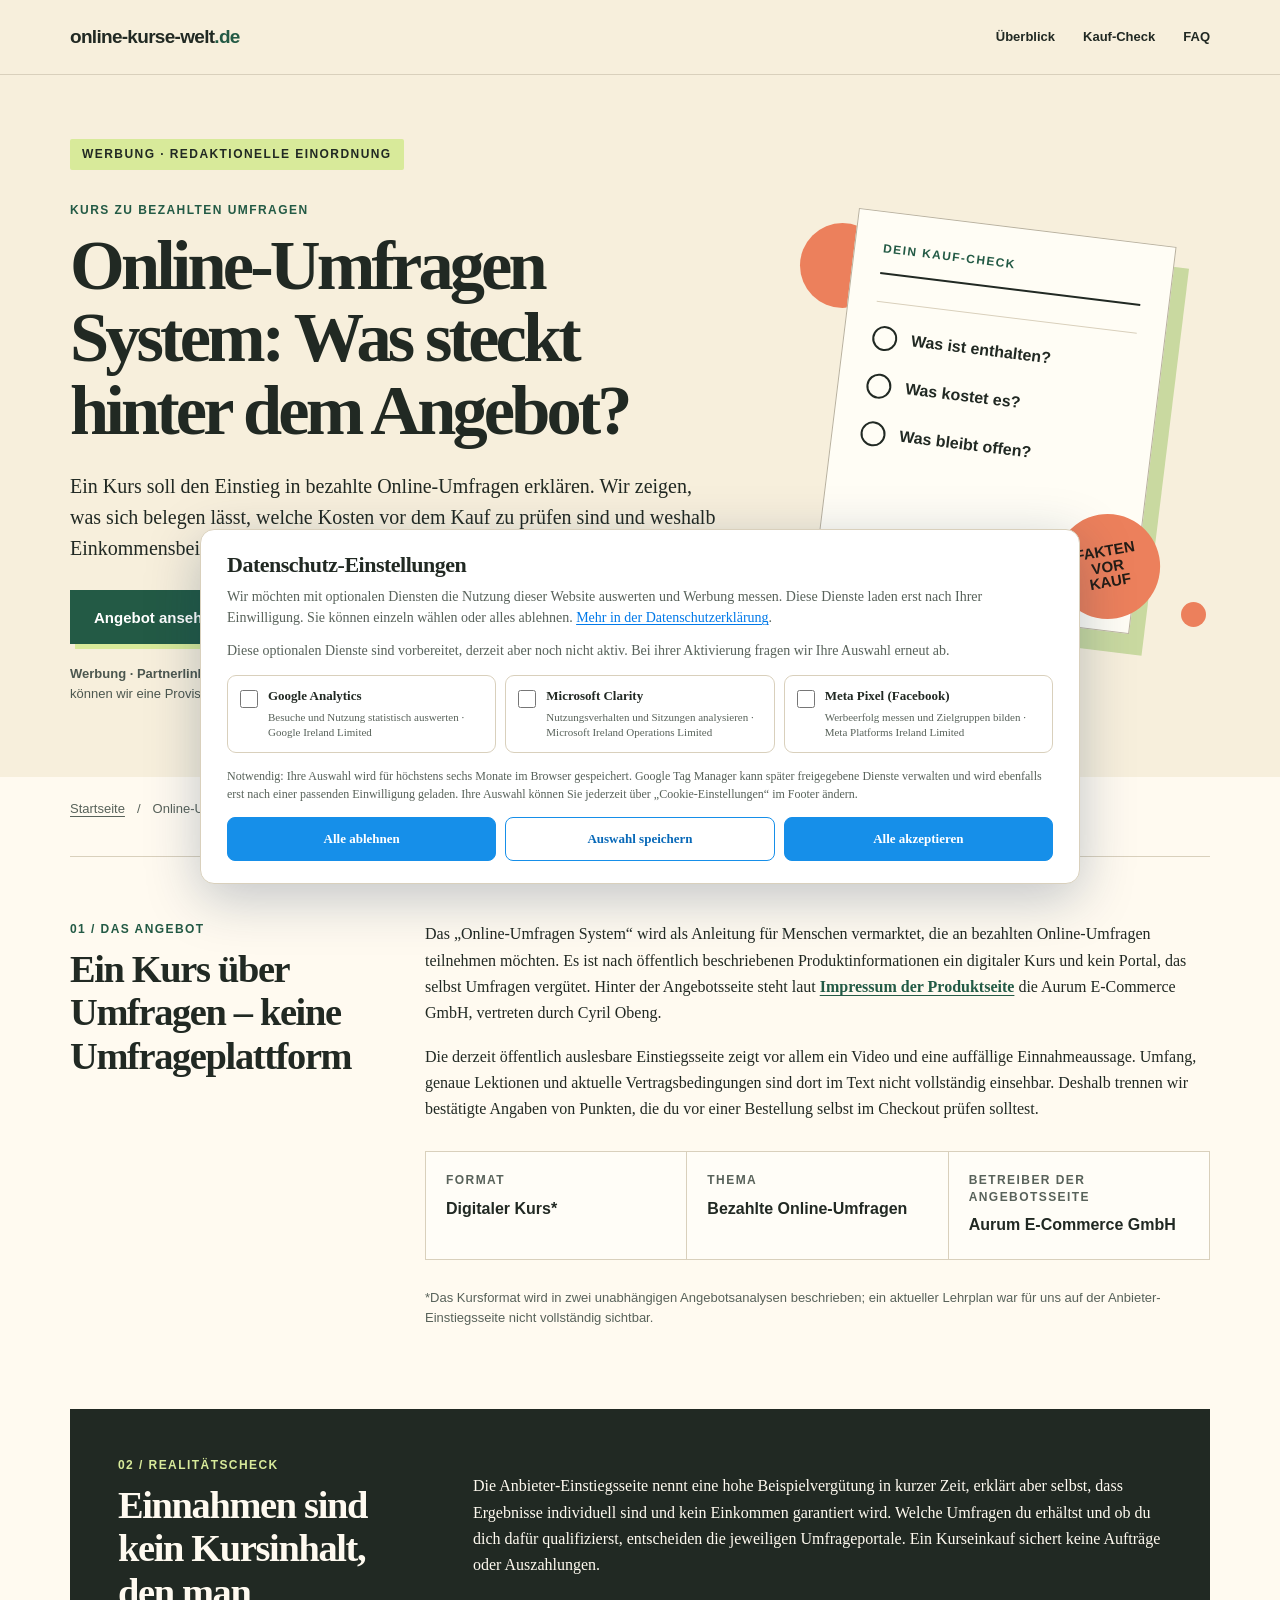
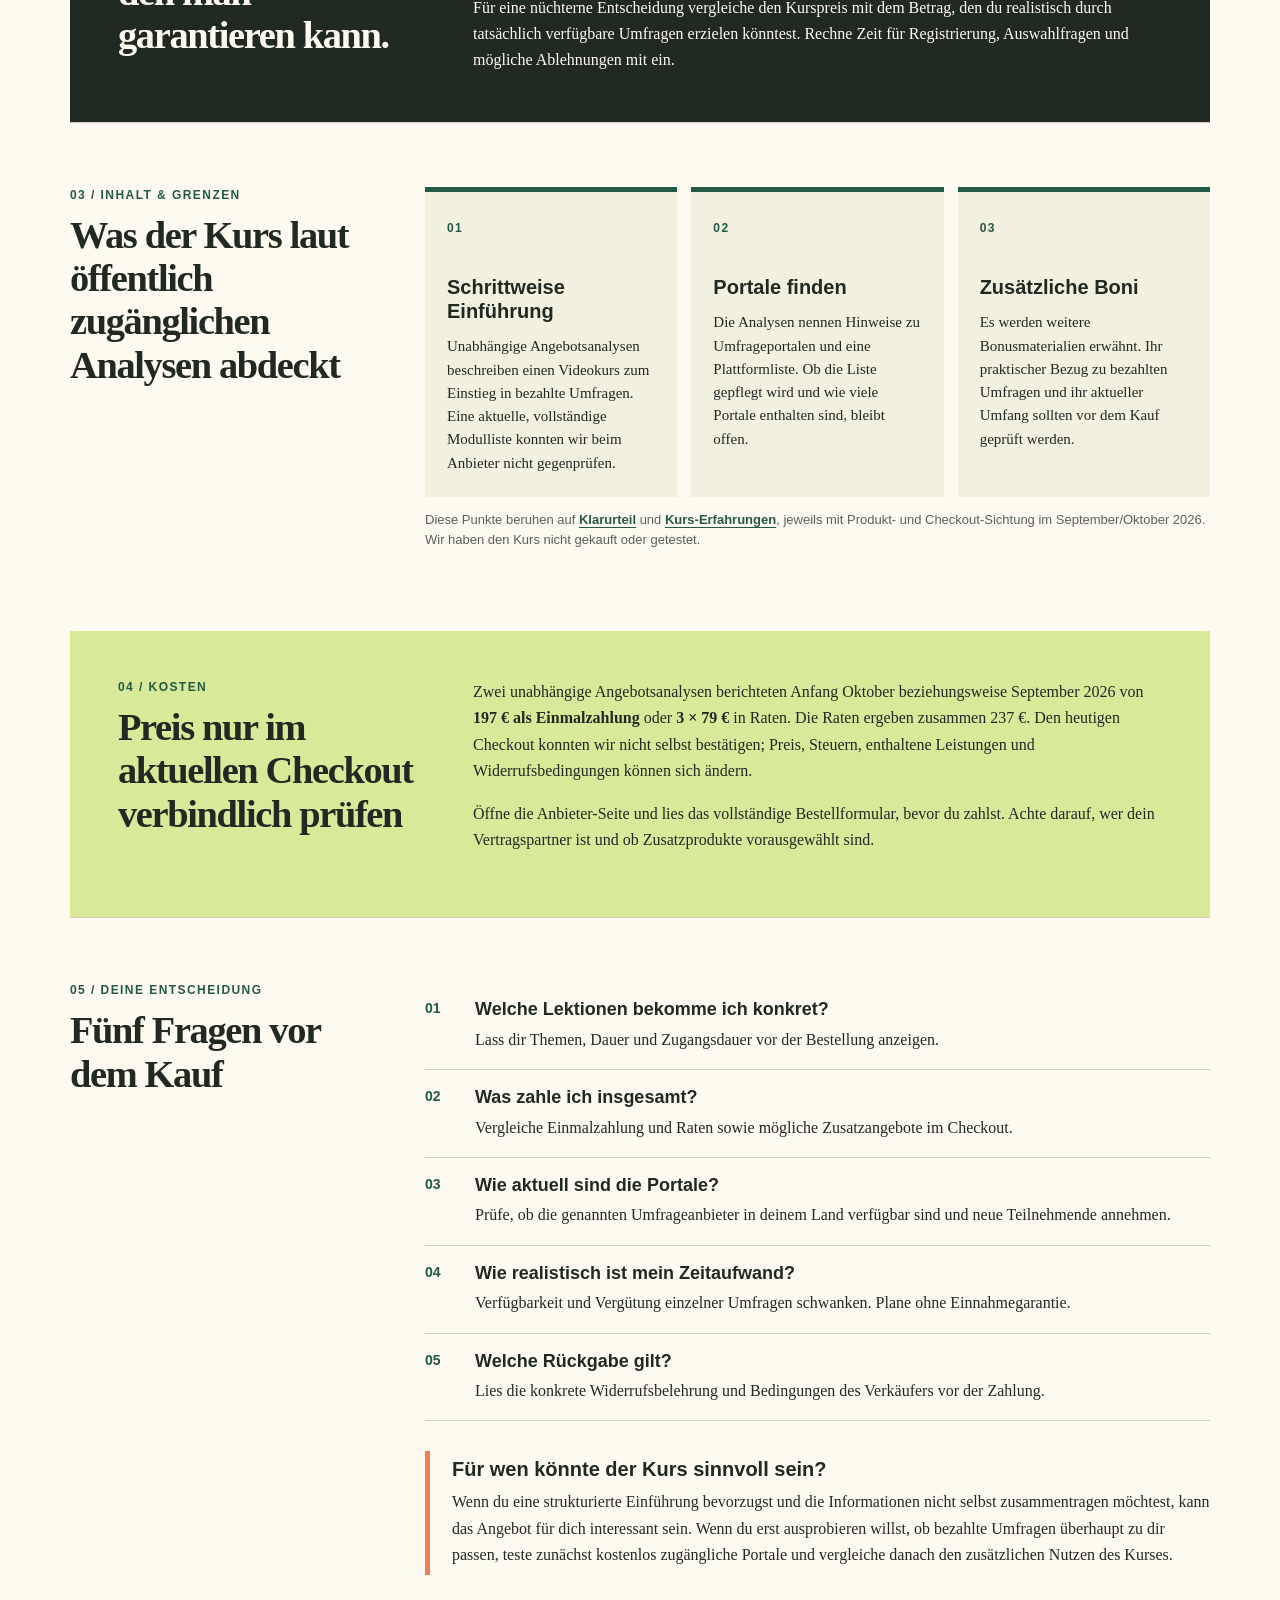
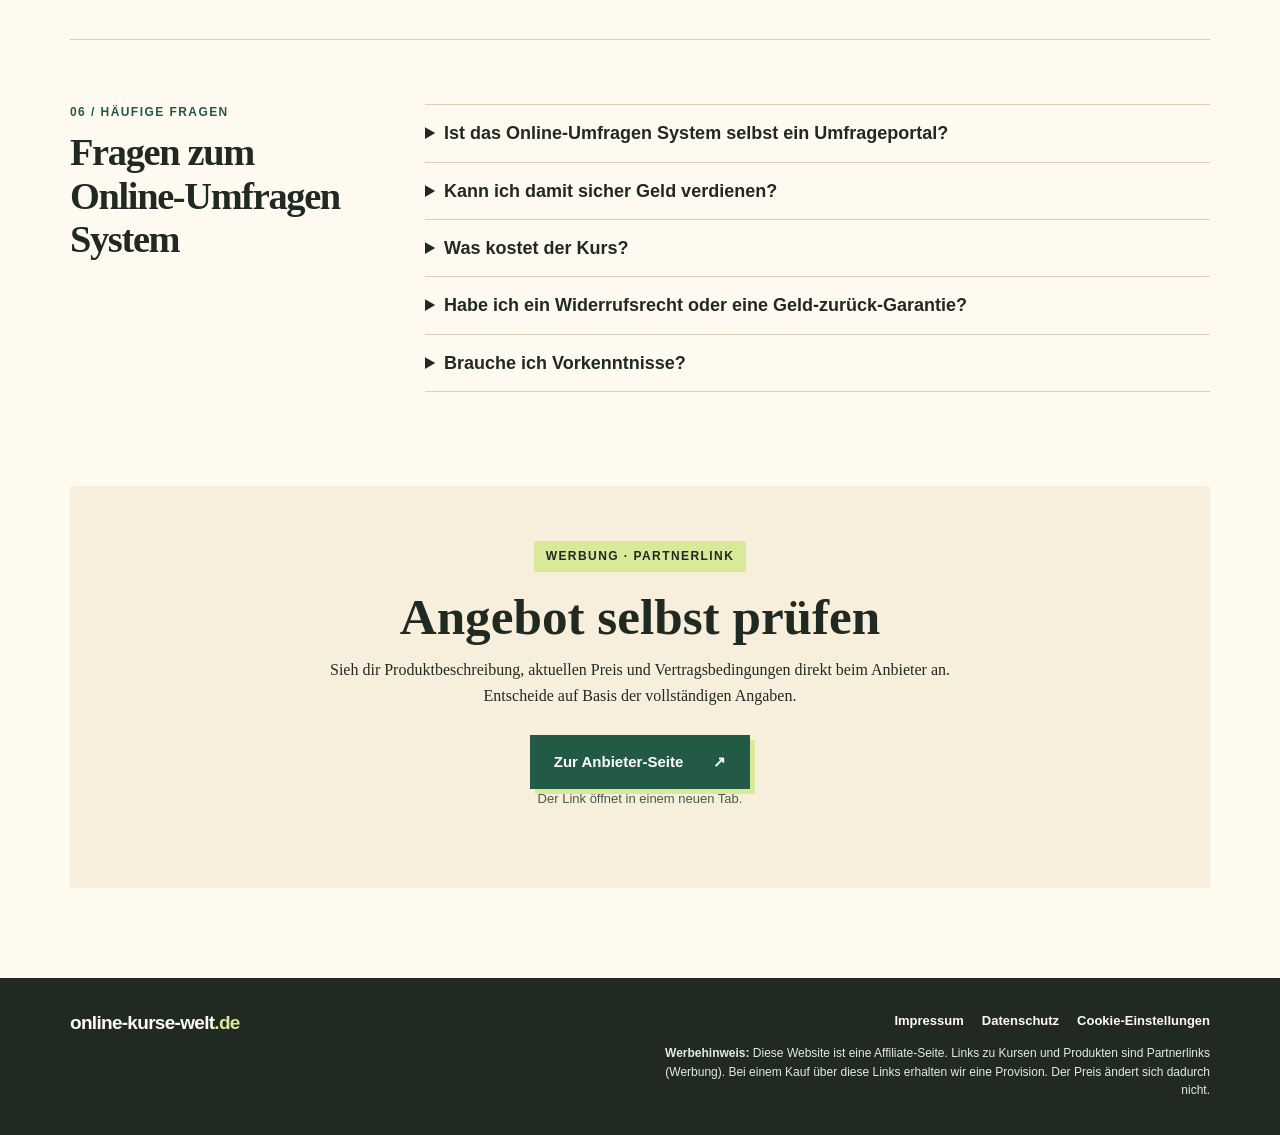
<file: online-umfragen-system.html>
<!doctype html>
<html lang="de">
<head>
  <meta charset="utf-8">
  <meta name="viewport" content="width=device-width, initial-scale=1">
  <meta name="theme-color" content="#f7efdc">
  <meta name="description" content="Online-Umfragen System im Faktencheck: Was der Kurs über bezahlte Umfragen bietet, was zu Kosten und Einnahmen offen ist und worauf du vor dem Kauf achten solltest.">
  <link rel="canonical" href="https://www.online-kurse-welt.de/online-umfragen-system">
  <link rel="icon" type="image/svg+xml" href="favicon.svg">
  <meta property="og:type" content="article">
  <meta property="og:title" content="Online-Umfragen System: Kurs, Kosten und Versprechen im Check">
  <meta property="og:description" content="Eine sachliche Einordnung des Kurses zu bezahlten Online-Umfragen – mit Kauf-Check und häufigen Fragen.">
  <meta property="og:url" content="https://www.online-kurse-welt.de/online-umfragen-system">
  <title>Online-Umfragen System: Kurs &amp; Kosten im Check | online-kurse-welt.de</title>
  <link rel="stylesheet" href="online-umfragen-system.css">
  <link rel="stylesheet" href="consent.css">
  <script src="consent-config.js" defer></script>
  <script src="consent.js" defer></script>
</head>
<body>
  <header class="topbar"><div class="wrap topbar-inner"><a class="wordmark" href="/" aria-label="online-kurse-welt.de – Startseite">online-kurse-welt<span>.de</span></a><nav aria-label="Seitennavigation"><a href="#ueberblick">Überblick</a><a href="#kaufcheck">Kauf-Check</a><a href="#faq">FAQ</a></nav></div></header>
  <main>
    <section class="hero" aria-labelledby="page-title"><div class="wrap hero-grid"><div class="hero-copy"><p class="tag">Werbung · Redaktionelle Einordnung</p><p class="kicker">Kurs zu bezahlten Umfragen</p><h1 id="page-title">Online-Umfragen System: Was steckt hinter dem Angebot?</h1><p class="lead">Ein Kurs soll den Einstieg in bezahlte Online-Umfragen erklären. Wir zeigen, was sich belegen lässt, welche Kosten vor dem Kauf zu prüfen sind und weshalb Einkommensbeispiele keine verlässliche Erwartung sind.</p><div class="hero-actions"><a class="cta" href="https://umfragen-system.de/komplettpaket-start-2/#aff=mysticmarketing" rel="sponsored noopener noreferrer" target="_blank" aria-label="Online-Umfragen System beim Anbieter ansehen, Werbung, öffnet in neuem Tab">Angebot ansehen <span aria-hidden="true">↗</span></a><a class="quiet-link" href="#ueberblick">Erst den Check lesen ↓</a></div><p class="link-note"><strong>Werbung · Partnerlink.</strong> Der Anbieter öffnet in einem neuen Tab. Bei einem Kauf können wir eine Provision erhalten.</p></div><div class="survey-art" aria-hidden="true"><div class="paper"><span class="paper-top">DEIN KAUF-CHECK</span><div class="paper-line"></div><div class="choice"><i></i><span>Was ist enthalten?</span></div><div class="choice"><i></i><span>Was kostet es?</span></div><div class="choice"><i></i><span>Was bleibt offen?</span></div><div class="paper-stamp">FAKTEN<br>VOR<br>KAUF</div></div><span class="art-dot one"></span><span class="art-dot two"></span></div></div></section>
    <div class="wrap content" id="ueberblick"><nav class="crumbs" aria-label="Brotkrumennavigation"><a href="/">Startseite</a><span aria-hidden="true">/</span><span>Online-Umfragen System</span></nav>
      <section class="intro section" aria-labelledby="intro-title"><div class="section-heading"><p class="number">01 / Das Angebot</p><h2 id="intro-title">Ein Kurs über Umfragen – keine Umfrageplattform</h2></div><div class="section-body"><p>Das „Online-Umfragen System“ wird als Anleitung für Menschen vermarktet, die an bezahlten Online-Umfragen teilnehmen möchten. Es ist nach öffentlich beschriebenen Produktinformationen ein digitaler Kurs und kein Portal, das selbst Umfragen vergütet. Hinter der Angebotsseite steht laut <a href="https://umfragen-system.de/impressum/" rel="noopener noreferrer" target="_blank">Impressum der Produktseite</a> die Aurum E-Commerce GmbH, vertreten durch Cyril Obeng.</p><p>Die derzeit öffentlich auslesbare Einstiegsseite zeigt vor allem ein Video und eine auffällige Einnahmeaussage. Umfang, genaue Lektionen und aktuelle Vertragsbedingungen sind dort im Text nicht vollständig einsehbar. Deshalb trennen wir bestätigte Angaben von Punkten, die du vor einer Bestellung selbst im Checkout prüfen solltest.</p><div class="fact-strip"><div><span>Format</span><strong>Digitaler Kurs*</strong></div><div><span>Thema</span><strong>Bezahlte Online-Umfragen</strong></div><div><span>Betreiber der Angebotsseite</span><strong>Aurum E-Commerce GmbH</strong></div></div><p class="small">*Das Kursformat wird in zwei unabhängigen Angebotsanalysen beschrieben; ein aktueller Lehrplan war für uns auf der Anbieter-Einstiegsseite nicht vollständig sichtbar.</p></div></section>
      <section class="dark-panel" aria-labelledby="reality-title"><div><p class="number">02 / Realitätscheck</p><h2 id="reality-title">Einnahmen sind kein Kursinhalt, den man garantieren kann.</h2></div><div><p>Die Anbieter-Einstiegsseite nennt eine hohe Beispielvergütung in kurzer Zeit, erklärt aber selbst, dass Ergebnisse individuell sind und kein Einkommen garantiert wird. Welche Umfragen du erhältst und ob du dich dafür qualifizierst, entscheiden die jeweiligen Umfrageportale. Ein Kurseinkauf sichert keine Aufträge oder Auszahlungen.</p><p>Für eine nüchterne Entscheidung vergleiche den Kurspreis mit dem Betrag, den du realistisch durch tatsächlich verfügbare Umfragen erzielen könntest. Rechne Zeit für Registrierung, Auswahlfragen und mögliche Ablehnungen mit ein.</p></div></section>
      <section class="section" aria-labelledby="inhalt-title"><div class="section-heading"><p class="number">03 / Inhalt &amp; Grenzen</p><h2 id="inhalt-title">Was der Kurs laut öffentlich zugänglichen Analysen abdeckt</h2></div><div class="section-body"><div class="cards"><article><span class="card-icon">01</span><h3>Schrittweise Einführung</h3><p>Unabhängige Angebotsanalysen beschreiben einen Videokurs zum Einstieg in bezahlte Umfragen. Eine aktuelle, vollständige Modulliste konnten wir beim Anbieter nicht gegenprüfen.</p></article><article><span class="card-icon">02</span><h3>Portale finden</h3><p>Die Analysen nennen Hinweise zu Umfrageportalen und eine Plattformliste. Ob die Liste gepflegt wird und wie viele Portale enthalten sind, bleibt offen.</p></article><article><span class="card-icon">03</span><h3>Zusätzliche Boni</h3><p>Es werden weitere Bonusmaterialien erwähnt. Ihr praktischer Bezug zu bezahlten Umfragen und ihr aktueller Umfang sollten vor dem Kauf geprüft werden.</p></article></div><p class="small">Diese Punkte beruhen auf <a href="https://klarurteil.de/bewertungen/online-umfragen-system/" rel="noopener noreferrer" target="_blank">Klarurteil</a> und <a href="https://kurs-erfahrungen.de/business/umfragen-system-cyril-obeng/" rel="noopener noreferrer" target="_blank">Kurs-Erfahrungen</a>, jeweils mit Produkt- und Checkout-Sichtung im September/Oktober 2026. Wir haben den Kurs nicht gekauft oder getestet.</p></div></section>
      <section class="price-panel" aria-labelledby="preis-title"><div><p class="number">04 / Kosten</p><h2 id="preis-title">Preis nur im aktuellen Checkout verbindlich prüfen</h2></div><div><p>Zwei unabhängige Angebotsanalysen berichteten Anfang Oktober beziehungsweise September 2026 von <strong>197 € als Einmalzahlung</strong> oder <strong>3 × 79 €</strong> in Raten. Die Raten ergeben zusammen 237 €. Den heutigen Checkout konnten wir nicht selbst bestätigen; Preis, Steuern, enthaltene Leistungen und Widerrufsbedingungen können sich ändern.</p><p>Öffne die Anbieter-Seite und lies das vollständige Bestellformular, bevor du zahlst. Achte darauf, wer dein Vertragspartner ist und ob Zusatzprodukte vorausgewählt sind.</p></div></section>
      <section class="section" id="kaufcheck" aria-labelledby="check-title"><div class="section-heading"><p class="number">05 / Deine Entscheidung</p><h2 id="check-title">Fünf Fragen vor dem Kauf</h2></div><div class="section-body"><ol class="check-list"><li><strong>Welche Lektionen bekomme ich konkret?</strong><span>Lass dir Themen, Dauer und Zugangsdauer vor der Bestellung anzeigen.</span></li><li><strong>Was zahle ich insgesamt?</strong><span>Vergleiche Einmalzahlung und Raten sowie mögliche Zusatzangebote im Checkout.</span></li><li><strong>Wie aktuell sind die Portale?</strong><span>Prüfe, ob die genannten Umfrageanbieter in deinem Land verfügbar sind und neue Teilnehmende annehmen.</span></li><li><strong>Wie realistisch ist mein Zeitaufwand?</strong><span>Verfügbarkeit und Vergütung einzelner Umfragen schwanken. Plane ohne Einnahmegarantie.</span></li><li><strong>Welche Rückgabe gilt?</strong><span>Lies die konkrete Widerrufsbelehrung und Bedingungen des Verkäufers vor der Zahlung.</span></li></ol><div class="decision"><h3>Für wen könnte der Kurs sinnvoll sein?</h3><p>Wenn du eine strukturierte Einführung bevorzugst und die Informationen nicht selbst zusammentragen möchtest, kann das Angebot für dich interessant sein. Wenn du erst ausprobieren willst, ob bezahlte Umfragen überhaupt zu dir passen, teste zunächst kostenlos zugängliche Portale und vergleiche danach den zusätzlichen Nutzen des Kurses.</p></div></div></section>
      <section class="faq section" id="faq" aria-labelledby="faq-title"><div class="section-heading"><p class="number">06 / Häufige Fragen</p><h2 id="faq-title">Fragen zum Online-Umfragen System</h2></div><div class="section-body"><details><summary>Ist das Online-Umfragen System selbst ein Umfrageportal?</summary><p>Nein, öffentlich zugängliche Produktanalysen beschreiben es als digitalen Kurs über die Teilnahme an bezahlten Umfragen. Die Vergütung käme gegebenenfalls von externen Umfrageportalen.</p></details><details><summary>Kann ich damit sicher Geld verdienen?</summary><p>Nein. Die Anbieter-Seite schließt eine Einkommensgarantie ausdrücklich aus. Verfügbarkeit, Eignung und Vergütung einzelner Umfragen variieren.</p></details><details><summary>Was kostet der Kurs?</summary><p>Analysen aus September und Oktober 2026 nannten 197 € einmalig oder drei Raten zu je 79 €. Ein aktueller Preis war für uns nicht unabhängig im Checkout verifizierbar. Prüfe vor dem Kauf die angezeigte Gesamtsumme.</p></details><details><summary>Habe ich ein Widerrufsrecht oder eine Geld-zurück-Garantie?</summary><p>Die gelesenen Analysen melden keine zusätzliche Geld-zurück-Garantie. Welche gesetzlichen und vertraglichen Rechte im konkreten Bestellprozess gelten, entnimm bitte der aktuellen Widerrufsbelehrung des Verkäufers.</p></details><details><summary>Brauche ich Vorkenntnisse?</summary><p>Die Einstiegsseite bewirbt den Zugang ohne Vorkenntnisse. Ein vollständiger Lehrplan und technische Voraussetzungen waren für uns dort nicht einsehbar. Prüfe die Produktbeschreibung im Bestellprozess.</p></details></div></section>
      <section class="final-cta" aria-labelledby="final-title"><p class="tag">Werbung · Partnerlink</p><h2 id="final-title">Angebot selbst prüfen</h2><p>Sieh dir Produktbeschreibung, aktuellen Preis und Vertragsbedingungen direkt beim Anbieter an. Entscheide auf Basis der vollständigen Angaben.</p><a class="cta" href="https://umfragen-system.de/komplettpaket-start-2/#aff=mysticmarketing" rel="sponsored noopener noreferrer" target="_blank" aria-label="Online-Umfragen System beim Anbieter prüfen, Werbung, öffnet in neuem Tab">Zur Anbieter-Seite <span aria-hidden="true">↗</span></a><p class="link-note">Der Link öffnet in einem neuen Tab.</p></section>
    </div>
  </main>
  <footer class="footer"><div class="wrap footer-grid"><a class="wordmark" href="/" aria-label="online-kurse-welt.de – Startseite">online-kurse-welt<span>.de</span></a><div><nav aria-label="Footer-Navigation"><a href="/impressum">Impressum</a><a href="/datenschutz">Datenschutz</a><button type="button" data-cookie-settings>Cookie-Einstellungen</button></nav><p class="affiliate-disclaimer"><strong>Werbehinweis:</strong> Diese Website ist eine Affiliate-Seite. Links zu Kursen und Produkten sind Partnerlinks (Werbung). Bei einem Kauf über diese Links erhalten wir eine Provision. Der Preis ändert sich dadurch nicht.</p></div></div></footer>
</body>
</html>
</file>
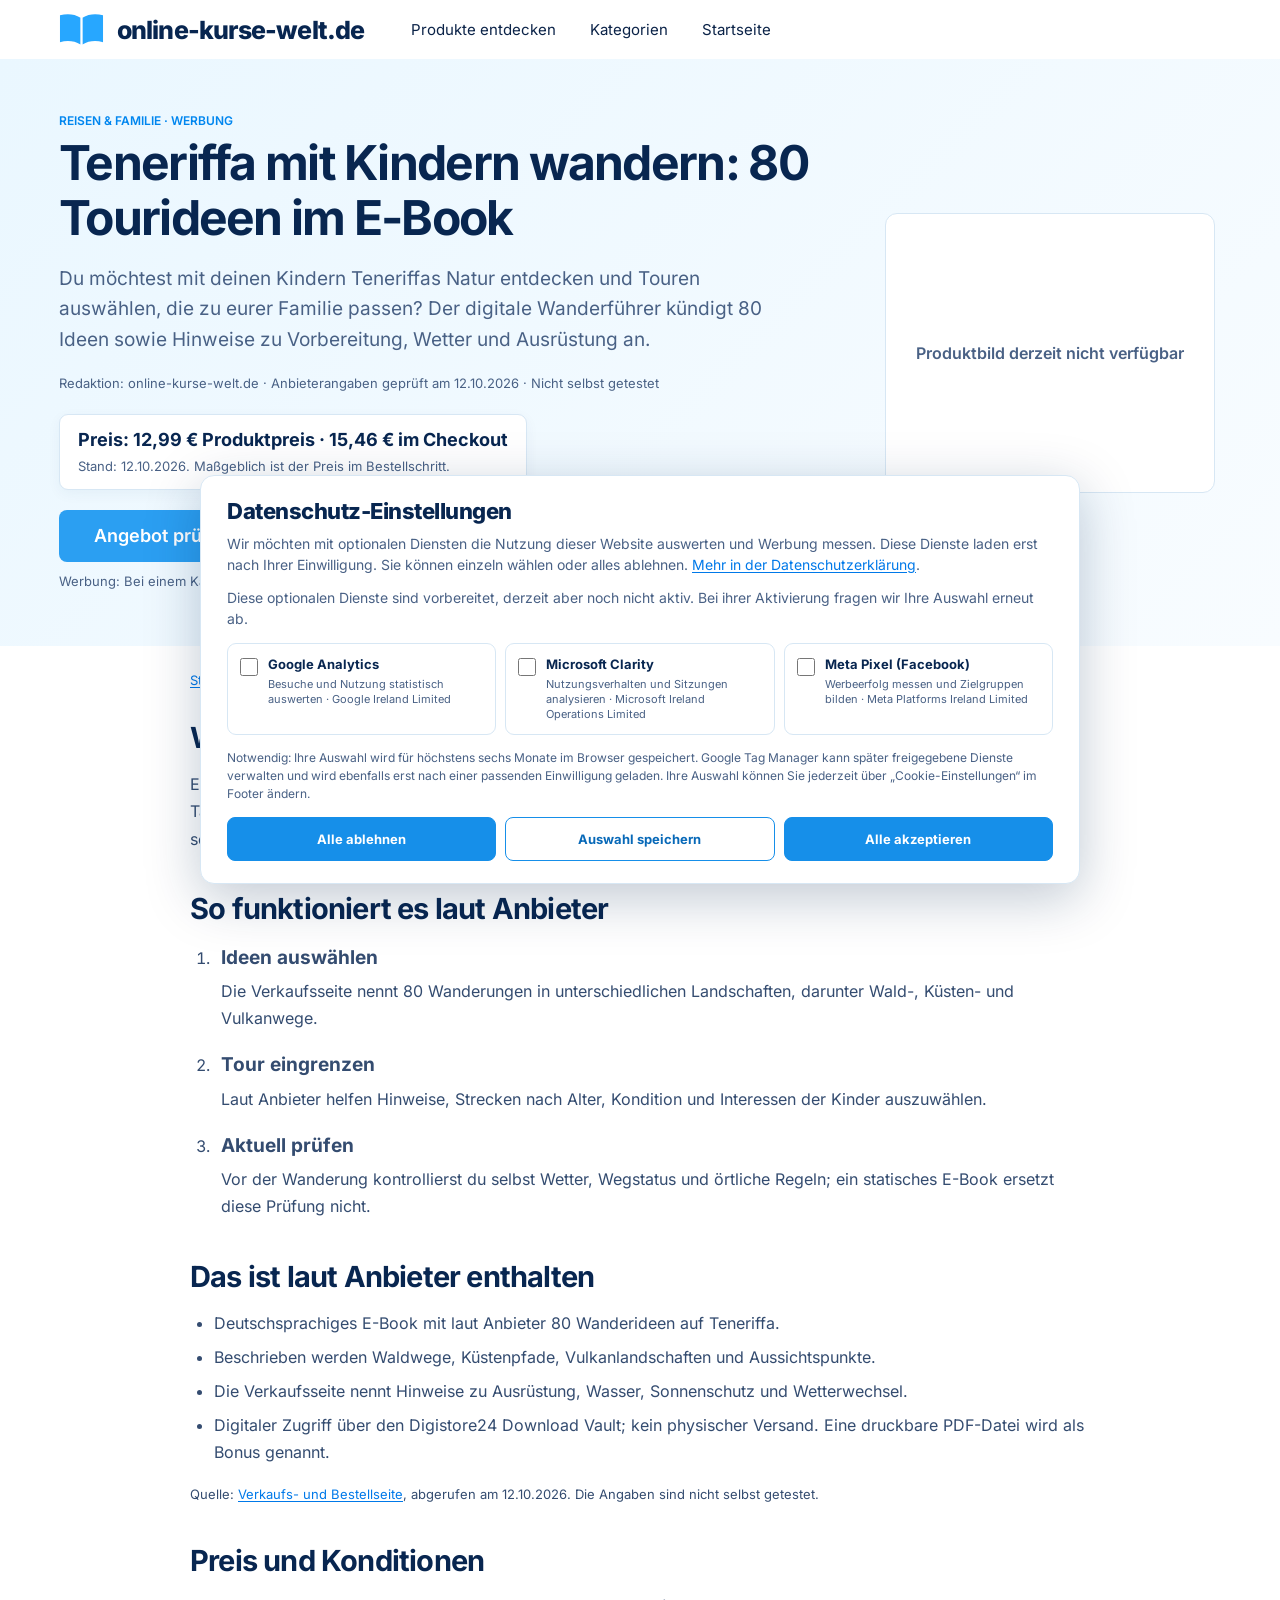
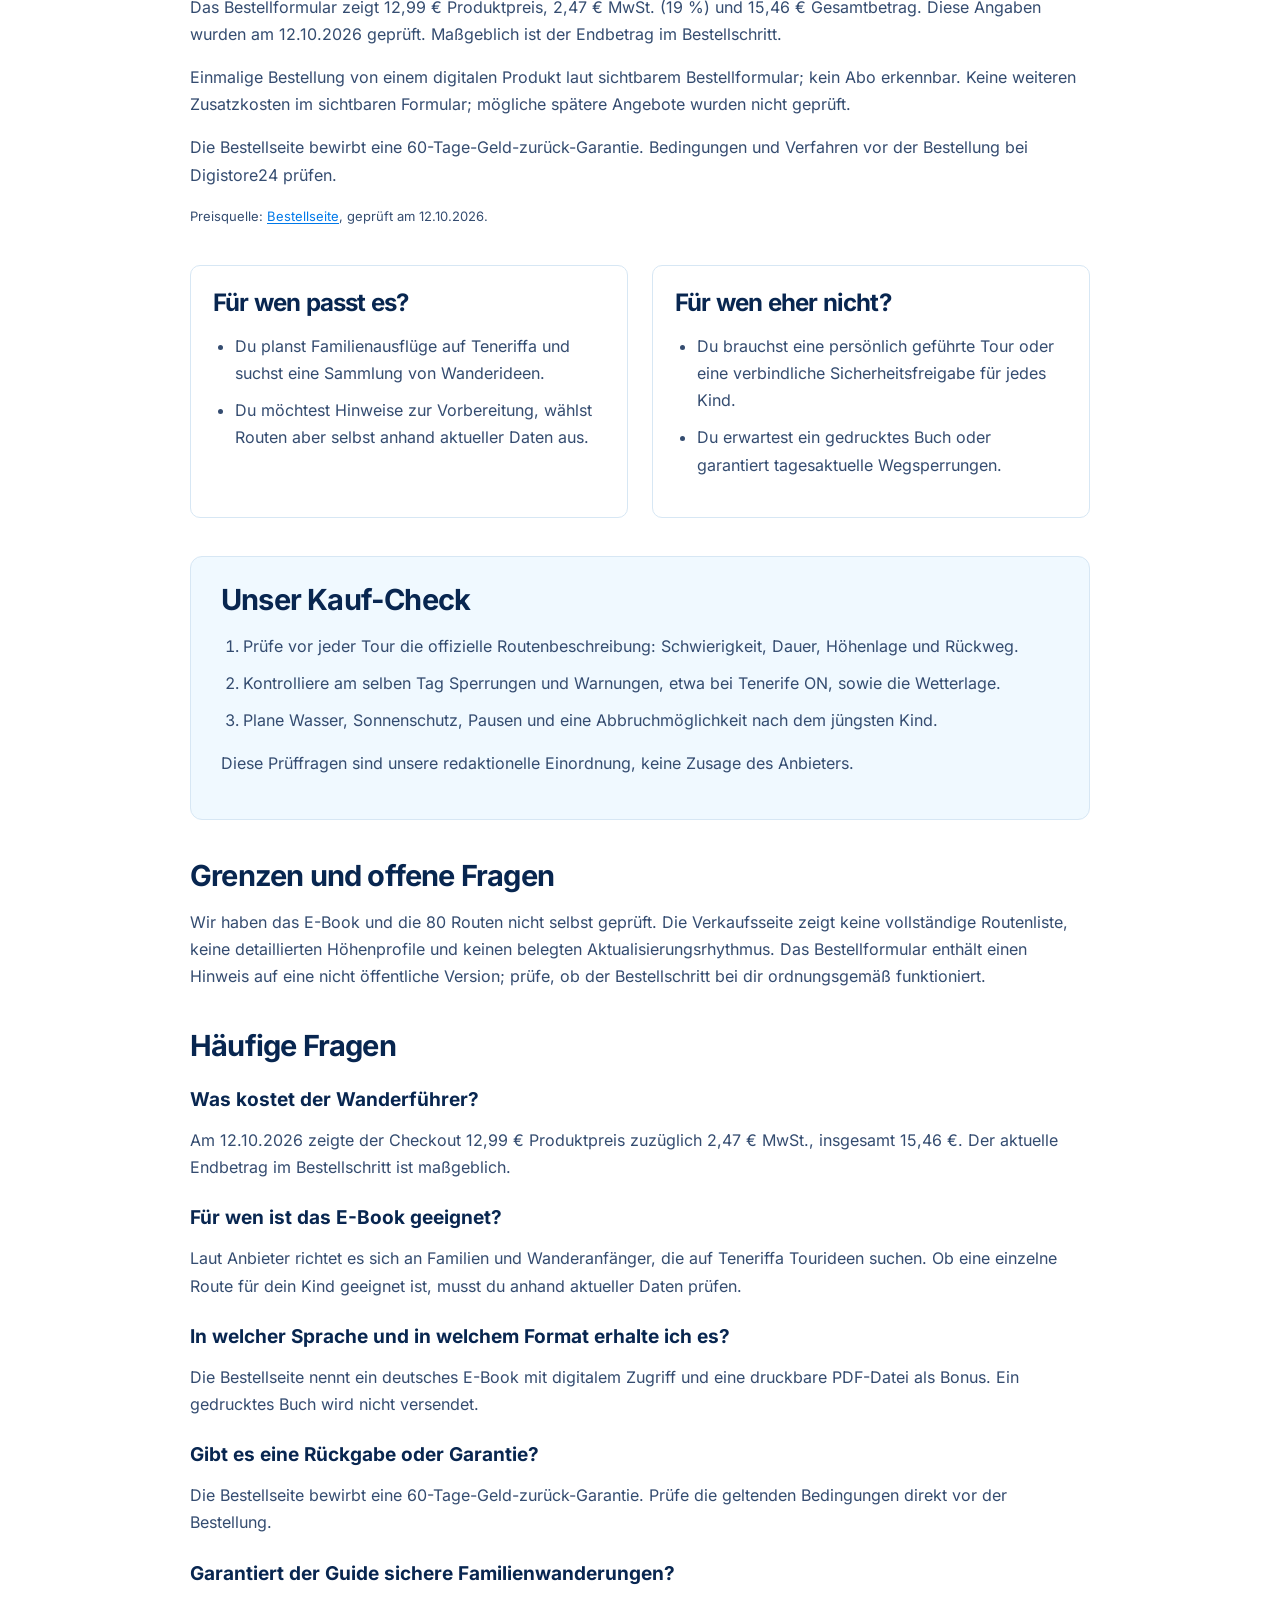
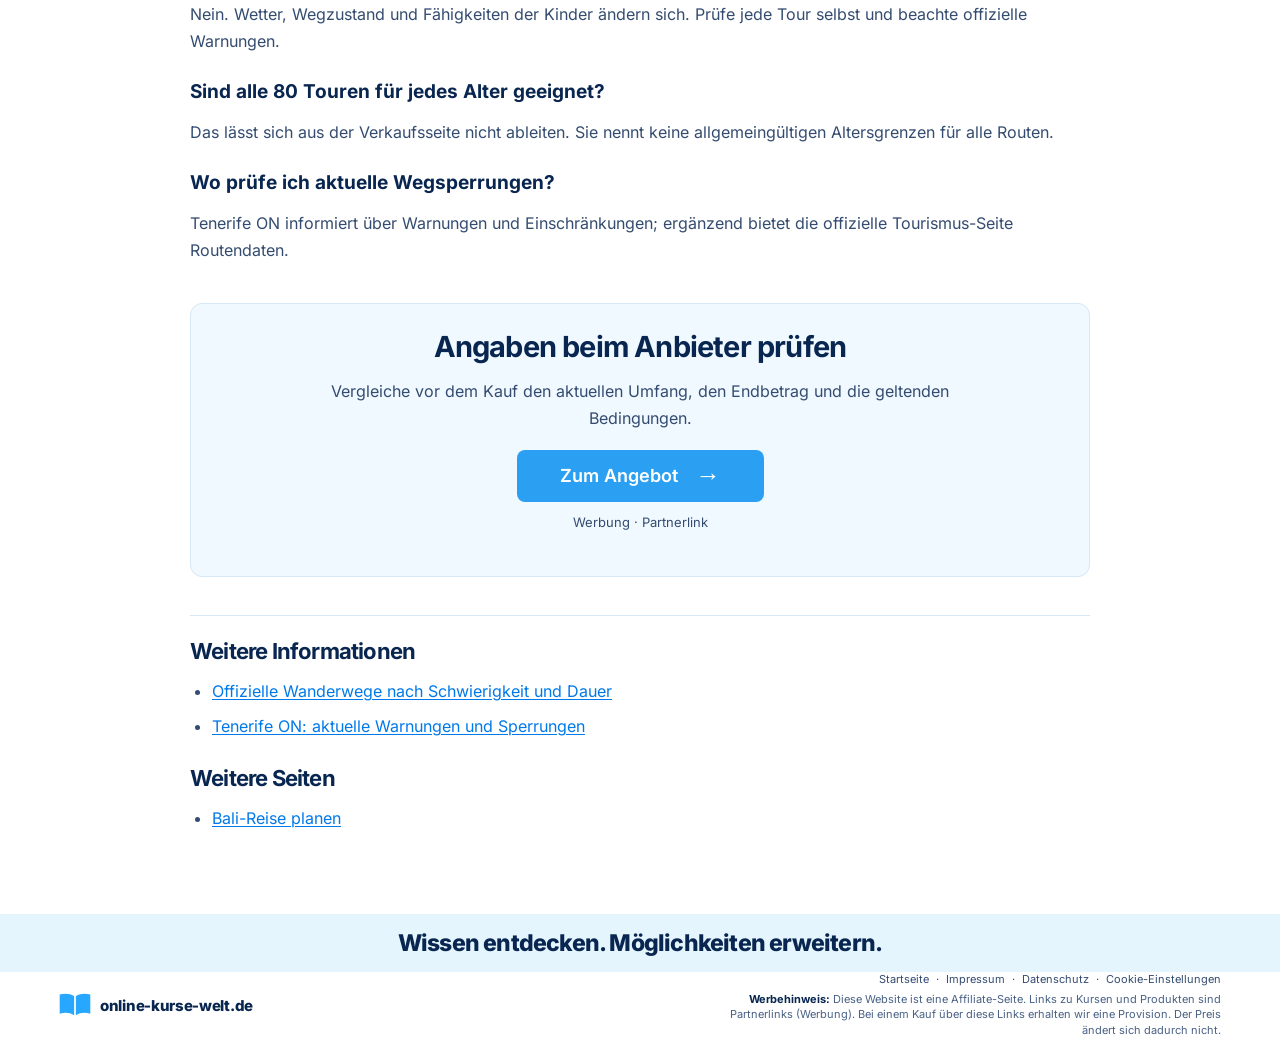
<file: teneriffa-wandern-mit-kindern.html>
<!doctype html>
<html lang="de">
<head>
  <meta charset="utf-8">
  <meta name="viewport" content="width=device-width, initial-scale=1">
  <meta name="theme-color" content="#eaf7ff">
  <link rel="icon" type="image/svg+xml" href="favicon.svg">
  <link rel="canonical" href="https://www.online-kurse-welt.de/teneriffa-wandern-mit-kindern">
  <meta name="description" content="Teneriffa mit Kindern wandern: Das E-Book nennt 80 Wanderideen. Inhalt, Kauf-Check und Checkout-Preis von 15,46 € (Stand 12.10.2026).">
  <title>Teneriffa mit Kindern wandern: E-Book &amp; Preis</title>
  <link rel="stylesheet" href="fonts.css">
  <link rel="stylesheet" href="styles.css">
  <link rel="stylesheet" href="consent.css">
  <script src="consent-config.js" defer></script>
  <script src="consent.js" defer></script>
</head>
<body>
  <header class="site-header"><div class="container header-inner">
    <a class="brand" href="/" aria-label="online-kurse-welt.de – Startseite"><svg class="brand-mark" viewBox="0 0 46 36" aria-hidden="true"><path d="M22 5.5C15.7 1.5 8.2 1.1 1 3v27.4c7.3-1.9 14.8-1.5 21 2.5V5.5Z" fill="#27a7ff"/><path d="M24 5.5c6.3-4 13.8-4.4 21-2.5v27.4c-7.3-1.9-14.8-1.5-21 2.5V5.5Z" fill="#27a7ff"/><path d="M23 5v29" stroke="white" stroke-width="1.7"/></svg><span>online-kurse-welt.de</span></a>
    <nav class="main-nav" aria-label="Hauptnavigation"><a href="/#kurse">Produkte entdecken</a><a href="/#kategorien">Kategorien</a><a href="/">Startseite</a></nav>
  </div></header>
  <main>
    <section class="product-hero"><div class="container product-hero-grid">
      <div><p class="eyebrow">Reisen &amp; Familie · Werbung</p><h1>Teneriffa mit Kindern wandern: 80 Tourideen im E-Book</h1><p class="product-lead">Du möchtest mit deinen Kindern Teneriffas Natur entdecken und Touren auswählen, die zu eurer Familie passen? Der digitale Wanderführer kündigt 80 Ideen sowie Hinweise zu Vorbereitung, Wetter und Ausrüstung an.</p>
      <p class="product-meta">Redaktion: online-kurse-welt.de · Anbieterangaben geprüft am 12.10.2026 · Nicht selbst getestet</p>
      <div class="price-box"><strong>Preis: 12,99 € Produktpreis · 15,46 € im Checkout</strong><span>Stand: 12.10.2026. Maßgeblich ist der Preis im Bestellschritt.</span></div>
      <a class="primary-button" href="https://www.checkout-ds24.com/redir/743903/mysticmarketing/okw-teneriffa-wandern" rel="sponsored noopener" target="_blank" aria-label="Wandern auf Teneriffa mit Kindern für Anfänger beim Anbieter ansehen (Werbung)">Angebot prüfen <span aria-hidden="true">→</span></a>
      <p class="affiliate-inline">Werbung: Bei einem Kauf über diesen Link erhalten wir eine Provision. Der Preis ändert sich dadurch nicht.</p></div>
      <div class="product-visual"><div class="product-cover-missing" role="img" aria-label="Kein freigegebenes Produktbild für den Teneriffa-Wanderführer">Produktbild derzeit nicht verfügbar</div></div>
    </div></section>
    <div class="container product-content">
      <nav class="breadcrumbs" aria-label="Brotkrumennavigation"><a href="/">Startseite</a> / Wandern auf Teneriffa mit Kindern für Anfänger</nav>
      <section><h2>Worum es geht</h2><p>Eine schöne Aussicht allein macht eine Route noch nicht kindgerecht. Länge, Höhenmeter, Untergrund und die Tagesform müssen zusammenpassen. Das E-Book kann Ideen liefern; die aktuelle Eignung jeder Strecke musst du selbst prüfen.</p></section>
      <section><h2>So funktioniert es laut Anbieter</h2><ol class="product-steps"><li><h3>Ideen auswählen</h3><p>Die Verkaufsseite nennt 80 Wanderungen in unterschiedlichen Landschaften, darunter Wald-, Küsten- und Vulkanwege.</p></li><li><h3>Tour eingrenzen</h3><p>Laut Anbieter helfen Hinweise, Strecken nach Alter, Kondition und Interessen der Kinder auszuwählen.</p></li><li><h3>Aktuell prüfen</h3><p>Vor der Wanderung kontrollierst du selbst Wetter, Wegstatus und örtliche Regeln; ein statisches E-Book ersetzt diese Prüfung nicht.</p></li></ol></section>
      <section><h2>Das ist laut Anbieter enthalten</h2><ul class="check-list"><li>Deutschsprachiges E-Book mit laut Anbieter 80 Wanderideen auf Teneriffa.</li><li>Beschrieben werden Waldwege, Küstenpfade, Vulkanlandschaften und Aussichtspunkte.</li><li>Die Verkaufsseite nennt Hinweise zu Ausrüstung, Wasser, Sonnenschutz und Wetterwechsel.</li><li>Digitaler Zugriff über den Digistore24 Download Vault; kein physischer Versand. Eine druckbare PDF-Datei wird als Bonus genannt.</li></ul><p class="source-note">Quelle: <a href="https://www.checkout-ds24.com/product/743903" rel="noopener" target="_blank">Verkaufs- und Bestellseite</a>, abgerufen am 12.10.2026. Die Angaben sind nicht selbst getestet.</p></section>
      <section><h2>Preis und Konditionen</h2><p>Das Bestellformular zeigt 12,99 € Produktpreis, 2,47 € MwSt. (19 %) und 15,46 € Gesamtbetrag. Diese Angaben wurden am 12.10.2026 geprüft. Maßgeblich ist der Endbetrag im Bestellschritt.</p><p>Einmalige Bestellung von einem digitalen Produkt laut sichtbarem Bestellformular; kein Abo erkennbar. Keine weiteren Zusatzkosten im sichtbaren Formular; mögliche spätere Angebote wurden nicht geprüft.</p><p>Die Bestellseite bewirbt eine 60-Tage-Geld-zurück-Garantie. Bedingungen und Verfahren vor der Bestellung bei Digistore24 prüfen.</p><p class="source-note">Preisquelle: <a href="https://www.checkout-ds24.com/product/743903?aff=mysticmarketing&amp;cam=okw-teneriffa-wandern" rel="noopener" target="_blank">Bestellseite</a>, geprüft am 12.10.2026.</p></section>
      <section class="fit-grid"><div><h2>Für wen passt es?</h2><ul><li>Du planst Familienausflüge auf Teneriffa und suchst eine Sammlung von Wanderideen.</li><li>Du möchtest Hinweise zur Vorbereitung, wählst Routen aber selbst anhand aktueller Daten aus.</li></ul></div><div><h2>Für wen eher nicht?</h2><ul><li>Du brauchst eine persönlich geführte Tour oder eine verbindliche Sicherheitsfreigabe für jedes Kind.</li><li>Du erwartest ein gedrucktes Buch oder garantiert tagesaktuelle Wegsperrungen.</li></ul></div></section>
      <section class="decision-box"><h2>Unser Kauf-Check</h2><ol><li>Prüfe vor jeder Tour die offizielle Routenbeschreibung: Schwierigkeit, Dauer, Höhenlage und Rückweg.</li><li>Kontrolliere am selben Tag Sperrungen und Warnungen, etwa bei Tenerife ON, sowie die Wetterlage.</li><li>Plane Wasser, Sonnenschutz, Pausen und eine Abbruchmöglichkeit nach dem jüngsten Kind.</li></ol><p>Diese Prüffragen sind unsere redaktionelle Einordnung, keine Zusage des Anbieters.</p></section>
      <section><h2>Grenzen und offene Fragen</h2><p>Wir haben das E-Book und die 80 Routen nicht selbst geprüft. Die Verkaufsseite zeigt keine vollständige Routenliste, keine detaillierten Höhenprofile und keinen belegten Aktualisierungsrhythmus. Das Bestellformular enthält einen Hinweis auf eine nicht öffentliche Version; prüfe, ob der Bestellschritt bei dir ordnungsgemäß funktioniert.</p></section>
      <section><h2>Häufige Fragen</h2><h3>Was kostet der Wanderführer?</h3><p>Am 12.10.2026 zeigte der Checkout 12,99 € Produktpreis zuzüglich 2,47 € MwSt., insgesamt 15,46 €. Der aktuelle Endbetrag im Bestellschritt ist maßgeblich.</p><h3>Für wen ist das E-Book geeignet?</h3><p>Laut Anbieter richtet es sich an Familien und Wanderanfänger, die auf Teneriffa Tourideen suchen. Ob eine einzelne Route für dein Kind geeignet ist, musst du anhand aktueller Daten prüfen.</p><h3>In welcher Sprache und in welchem Format erhalte ich es?</h3><p>Die Bestellseite nennt ein deutsches E-Book mit digitalem Zugriff und eine druckbare PDF-Datei als Bonus. Ein gedrucktes Buch wird nicht versendet.</p><h3>Gibt es eine Rückgabe oder Garantie?</h3><p>Die Bestellseite bewirbt eine 60-Tage-Geld-zurück-Garantie. Prüfe die geltenden Bedingungen direkt vor der Bestellung.</p><h3>Garantiert der Guide sichere Familienwanderungen?</h3><p>Nein. Wetter, Wegzustand und Fähigkeiten der Kinder ändern sich. Prüfe jede Tour selbst und beachte offizielle Warnungen.</p><h3>Sind alle 80 Touren für jedes Alter geeignet?</h3><p>Das lässt sich aus der Verkaufsseite nicht ableiten. Sie nennt keine allgemeingültigen Altersgrenzen für alle Routen.</p><h3>Wo prüfe ich aktuelle Wegsperrungen?</h3><p>Tenerife ON informiert über Warnungen und Einschränkungen; ergänzend bietet die offizielle Tourismus-Seite Routendaten.</p></section>
      <section class="product-cta"><h2>Angaben beim Anbieter prüfen</h2><p>Vergleiche vor dem Kauf den aktuellen Umfang, den Endbetrag und die geltenden Bedingungen.</p><a class="primary-button" href="https://www.checkout-ds24.com/redir/743903/mysticmarketing/okw-teneriffa-wandern" rel="sponsored noopener" target="_blank" aria-label="Wandern auf Teneriffa mit Kindern für Anfänger beim Anbieter ansehen (Werbung)">Zum Angebot <span aria-hidden="true">→</span></a><p class="affiliate-inline">Werbung · Partnerlink</p></section>
      <aside class="product-resources"><h2>Weitere Informationen</h2><ul><li><a href="https://www.webtenerife.de/aktivitaten/natur/wandern/wanderwege/?tab=1" rel="noopener" target="_blank">Offizielle Wanderwege nach Schwierigkeit und Dauer</a></li><li><a href="https://www.tenerifeon.es/faq" rel="noopener" target="_blank">Tenerife ON: aktuelle Warnungen und Sperrungen</a></li></ul><h2>Weitere Seiten</h2><ul><li><a href="/bali-reisefuehrer">Bali-Reise planen</a></li></ul></aside>
    </div>
  </main>
  <div class="closing-line">Wissen entdecken. Möglichkeiten erweitern.</div>
  <footer class="site-footer"><div class="container footer-inner"><a class="brand brand-footer" href="/" aria-label="online-kurse-welt.de – Startseite"><svg class="brand-mark" viewBox="0 0 46 36" aria-hidden="true"><path d="M22 5.5C15.7 1.5 8.2 1.1 1 3v27.4c7.3-1.9 14.8-1.5 21 2.5V5.5Z" fill="#27a7ff"/><path d="M24 5.5c6.3-4 13.8-4.4 21-2.5v27.4c-7.3-1.9-14.8-1.5-21 2.5V5.5Z" fill="#27a7ff"/><path d="M23 5v29" stroke="white" stroke-width="1.7"/></svg><span>online-kurse-welt.de</span></a><div class="footer-right"><nav aria-label="Footer-Navigation"><a href="/">Startseite</a><span aria-hidden="true">·</span><a href="/impressum">Impressum</a><span aria-hidden="true">·</span><a href="/datenschutz">Datenschutz</a><span aria-hidden="true">·</span><button class="cookie-settings-button" type="button" data-cookie-settings>Cookie-Einstellungen</button></nav><p class="affiliate-disclaimer"><strong>Werbehinweis:</strong> Diese Website ist eine Affiliate-Seite. Links zu Kursen und Produkten sind Partnerlinks (Werbung). Bei einem Kauf über diese Links erhalten wir eine Provision. Der Preis ändert sich dadurch nicht.</p></div></div></footer>
</body></html>
</file>
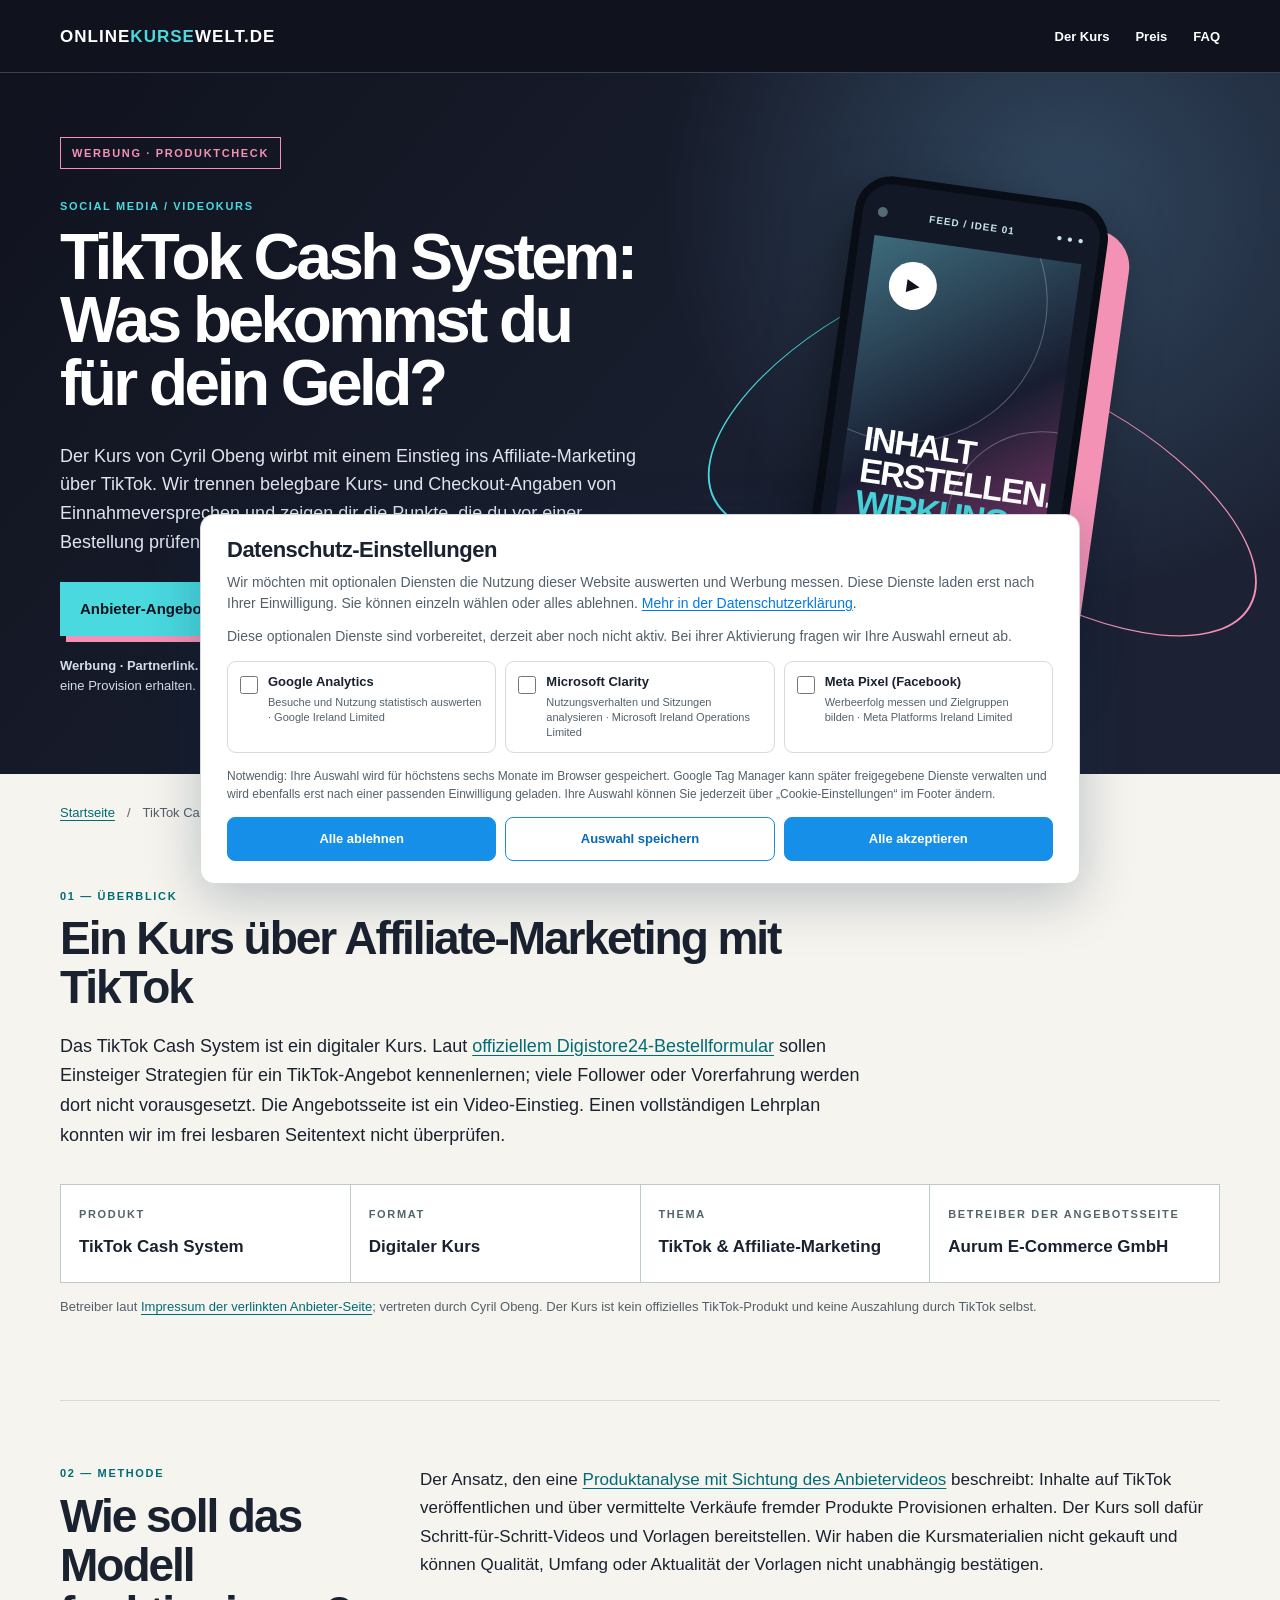
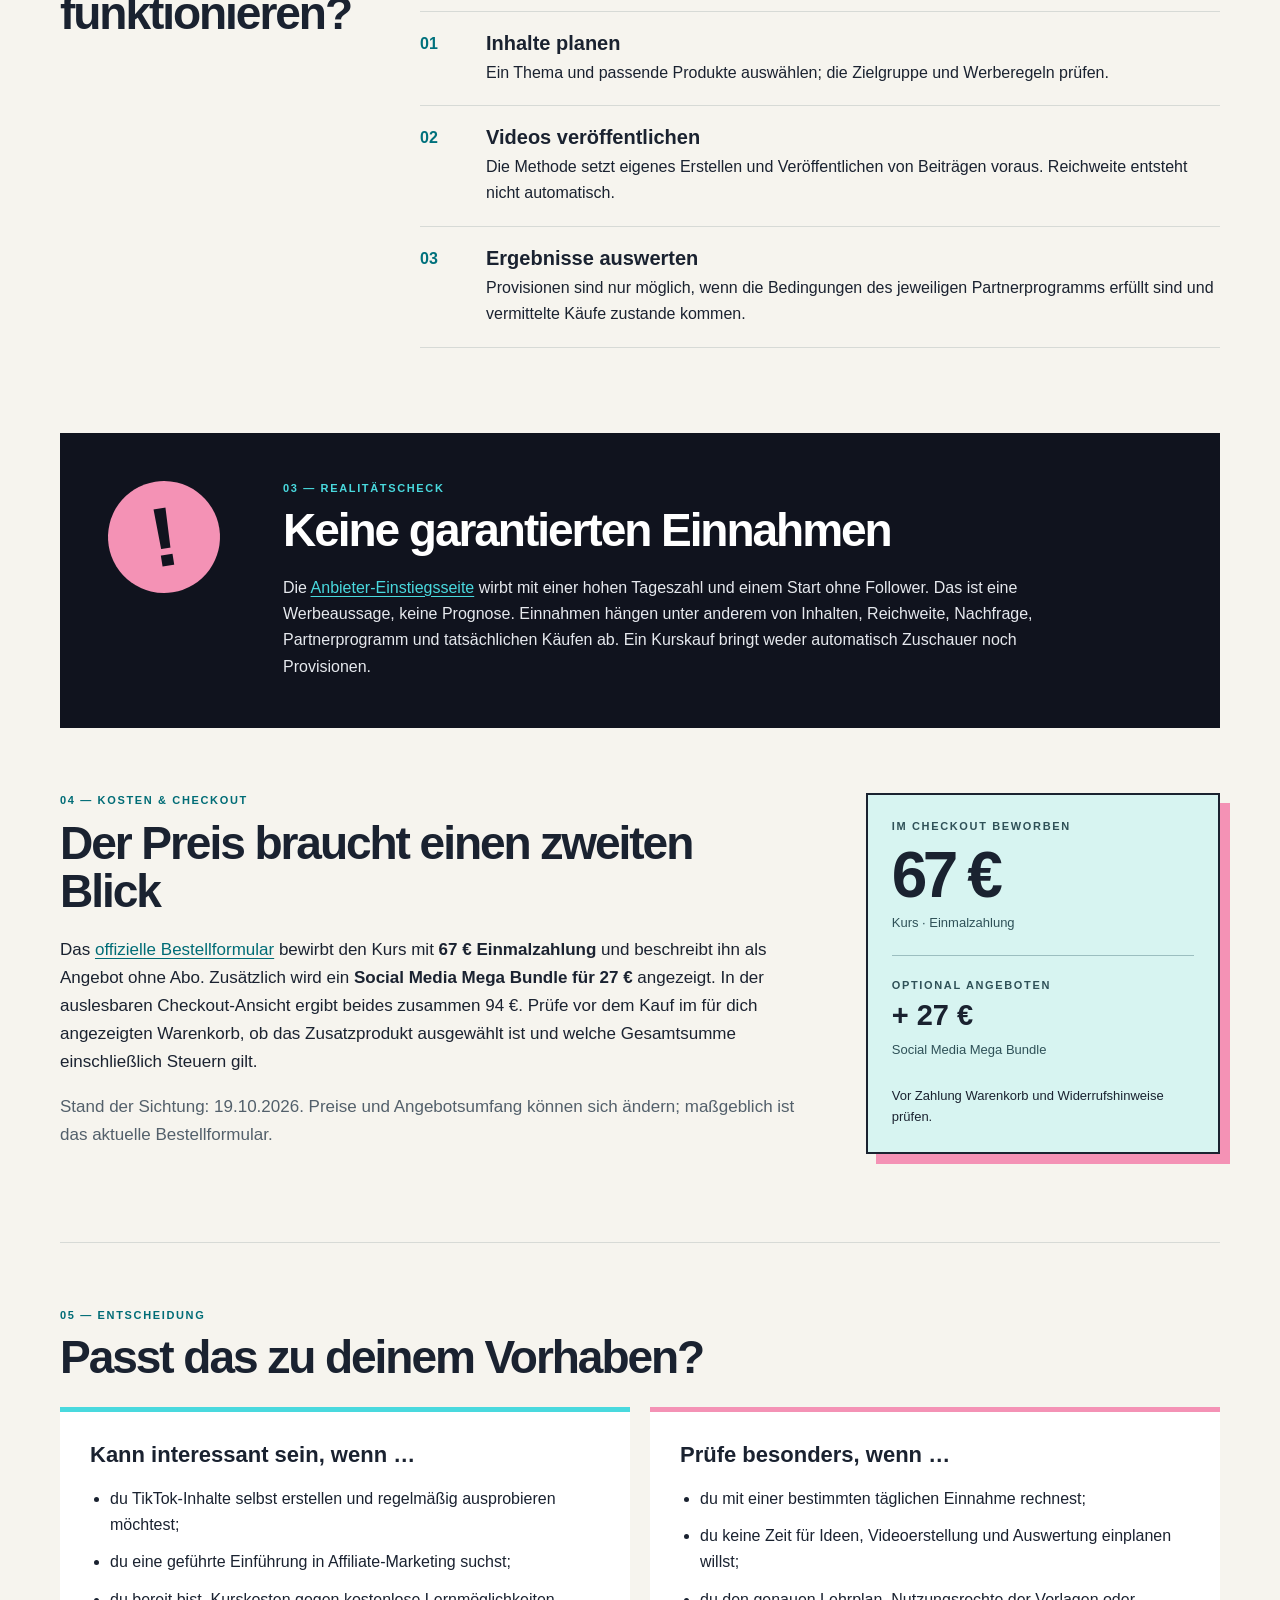
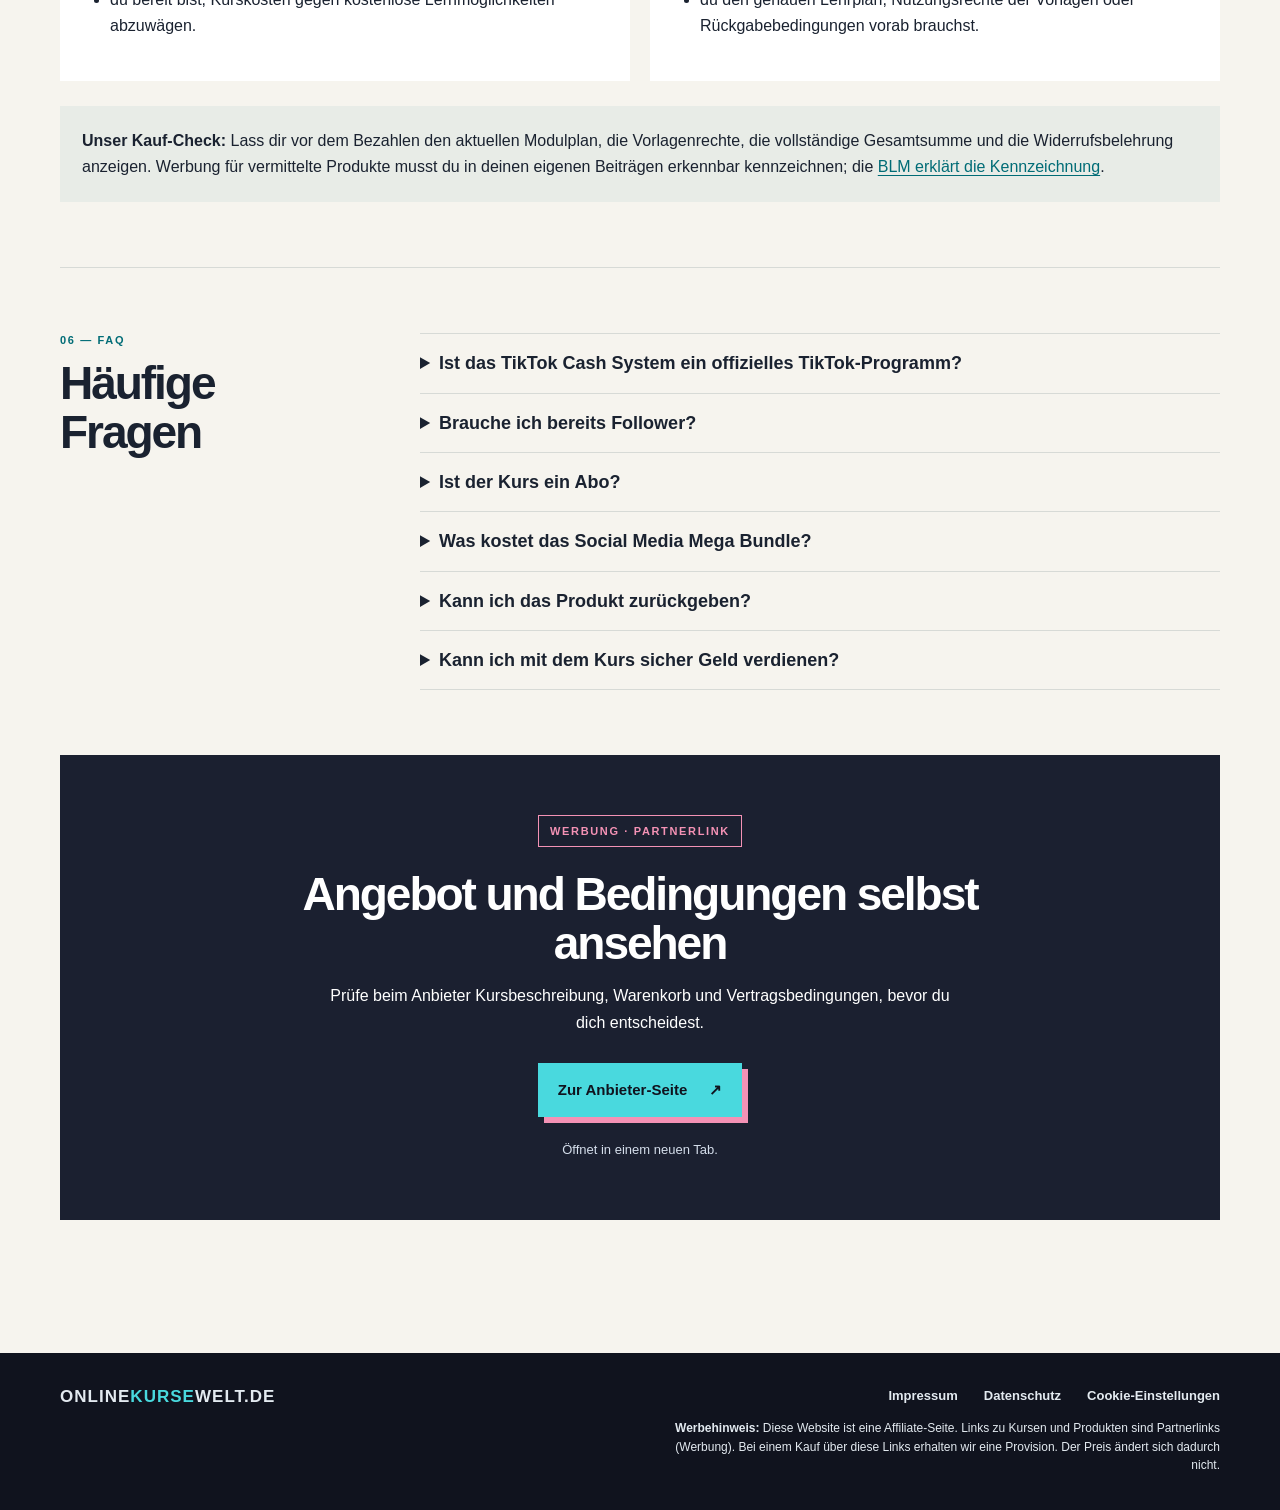
<file: tiktok-cash-system.html>
<!doctype html>
<html lang="de">
<head>
  <meta charset="utf-8">
  <meta name="viewport" content="width=device-width, initial-scale=1">
  <meta name="theme-color" content="#10131e">
  <meta name="description" content="TikTok Cash System von Cyril Obeng im Check: Kursinhalt, 67-€-Angebot, optionales Bundle, Grenzen und FAQ. Was du vor dem Kauf prüfen solltest.">
  <link rel="canonical" href="https://www.online-kurse-welt.de/tiktok-cash-system">
  <link rel="icon" type="image/svg+xml" href="favicon.svg">
  <meta property="og:type" content="article">
  <meta property="og:title" content="TikTok Cash System: Kurs und Kosten im Faktencheck">
  <meta property="og:description" content="Was der Kurs verspricht, was der Checkout zeigt und welche Fragen du vor dem Kauf klären solltest.">
  <meta property="og:url" content="https://www.online-kurse-welt.de/tiktok-cash-system">
  <title>TikTok Cash System: Kurs, Kosten &amp; FAQ | online-kurse-welt.de</title>
  <link rel="stylesheet" href="tiktok-cash-system.css">
  <link rel="stylesheet" href="consent.css">
  <script src="consent-config.js" defer></script>
  <script src="consent.js" defer></script>
</head>
<body>
  <header class="top"><div class="shell top-inner"><a class="brand" href="/" aria-label="online-kurse-welt.de – Startseite">ONLINE<span>KURSE</span>WELT.DE</a><nav aria-label="Seitennavigation"><a href="#kurs">Der Kurs</a><a href="#preis">Preis</a><a href="#faq">FAQ</a></nav></div></header>
  <main>
    <section class="hero" aria-labelledby="page-title"><div class="shell hero-grid"><div class="hero-copy"><p class="label">Werbung · Produktcheck</p><p class="pretitle">Social Media / Videokurs</p><h1 id="page-title">TikTok Cash System: Was bekommst du für dein Geld?</h1><p class="lead">Der Kurs von Cyril Obeng wirbt mit einem Einstieg ins Affiliate-Marketing über TikTok. Wir trennen belegbare Kurs- und Checkout-Angaben von Einnahmeversprechen und zeigen dir die Punkte, die du vor einer Bestellung prüfen solltest.</p><div class="hero-actions"><a class="button" href="https://social.business-kickstart.de/start-1/#aff=mysticmarketing" rel="sponsored noopener noreferrer" target="_blank" aria-label="TikTok Cash System beim Anbieter ansehen, Werbung, öffnet in neuem Tab">Anbieter-Angebot ansehen <span aria-hidden="true">↗</span></a><a class="secondary" href="#kurs">Zum Faktencheck ↓</a></div><p class="affiliate-note"><strong>Werbung · Partnerlink.</strong> Der Anbieter öffnet in einem neuen Tab. Bei einem Kauf können wir eine Provision erhalten.</p></div><div class="visual" aria-hidden="true"><div class="phone"><div class="phone-top"><span class="camera"></span><span>FEED / IDEE 01</span><span>● ● ●</span></div><div class="frame"><div class="play">▶</div><div class="frame-caption">Inhalt<br>erstellen.<br><em>Wirkung prüfen.</em></div></div><div class="phone-bottom"><span>▰▰▰▱▱</span><span>↗</span></div></div><span class="orbit orbit-a"></span><span class="orbit orbit-b"></span><span class="offset-word">CREATE<br>CHECK<br>REPEAT</span></div></div></section>
    <div class="shell body-shell"><nav class="crumbs" aria-label="Brotkrumennavigation"><a href="/">Startseite</a><span>/</span><span>TikTok Cash System</span></nav>
      <section class="overview" id="kurs" aria-labelledby="overview-title"><div class="section-intro"><p class="section-no">01 — Überblick</p><h2 id="overview-title">Ein Kurs über Affiliate-Marketing mit TikTok</h2><p>Das TikTok Cash System ist ein digitaler Kurs. Laut <a href="https://www.digistore24.com/product/442545" rel="noopener noreferrer" target="_blank">offiziellem Digistore24-Bestellformular</a> sollen Einsteiger Strategien für ein TikTok-Angebot kennenlernen; viele Follower oder Vorerfahrung werden dort nicht vorausgesetzt. Die Angebotsseite ist ein Video-Einstieg. Einen vollständigen Lehrplan konnten wir im frei lesbaren Seitentext nicht überprüfen.</p></div><div class="quickfacts"><div><span>Produkt</span><strong>TikTok Cash System</strong></div><div><span>Format</span><strong>Digitaler Kurs</strong></div><div><span>Thema</span><strong>TikTok &amp; Affiliate-Marketing</strong></div><div><span>Betreiber der Angebotsseite</span><strong>Aurum E-Commerce GmbH</strong></div></div><p class="note">Betreiber laut <a href="https://app-cash-system.de/impressum/" rel="noopener noreferrer" target="_blank">Impressum der verlinkten Anbieter-Seite</a>; vertreten durch Cyril Obeng. Der Kurs ist kein offizielles TikTok-Produkt und keine Auszahlung durch TikTok selbst.</p></section>
      <section class="split" aria-labelledby="method-title"><div class="split-label"><p class="section-no">02 — Methode</p><h2 id="method-title">Wie soll das Modell funktionieren?</h2></div><div class="split-content"><p>Der Ansatz, den eine <a href="https://kurs-erfahrungen.de/business/tiktok-cash-system-cyril-obeng/" rel="noopener noreferrer" target="_blank">Produktanalyse mit Sichtung des Anbietervideos</a> beschreibt: Inhalte auf TikTok veröffentlichen und über vermittelte Verkäufe fremder Produkte Provisionen erhalten. Der Kurs soll dafür Schritt-für-Schritt-Videos und Vorlagen bereitstellen. Wir haben die Kursmaterialien nicht gekauft und können Qualität, Umfang oder Aktualität der Vorlagen nicht unabhängig bestätigen.</p><div class="steps"><article><span>01</span><div><h3>Inhalte planen</h3><p>Ein Thema und passende Produkte auswählen; die Zielgruppe und Werberegeln prüfen.</p></div></article><article><span>02</span><div><h3>Videos veröffentlichen</h3><p>Die Methode setzt eigenes Erstellen und Veröffentlichen von Beiträgen voraus. Reichweite entsteht nicht automatisch.</p></div></article><article><span>03</span><div><h3>Ergebnisse auswerten</h3><p>Provisionen sind nur möglich, wenn die Bedingungen des jeweiligen Partnerprogramms erfüllt sind und vermittelte Käufe zustande kommen.</p></div></article></div></div></section>
      <section class="reality" aria-labelledby="reality-title"><div class="reality-mark">!</div><div><p class="section-no">03 — Realitätscheck</p><h2 id="reality-title">Keine garantierten Einnahmen</h2><p>Die <a href="https://social.business-kickstart.de/start-1/" rel="noopener noreferrer" target="_blank">Anbieter-Einstiegsseite</a> wirbt mit einer hohen Tageszahl und einem Start ohne Follower. Das ist eine Werbeaussage, keine Prognose. Einnahmen hängen unter anderem von Inhalten, Reichweite, Nachfrage, Partnerprogramm und tatsächlichen Käufen ab. Ein Kurskauf bringt weder automatisch Zuschauer noch Provisionen.</p></div></section>
      <section class="price" id="preis" aria-labelledby="price-title"><div><p class="section-no">04 — Kosten &amp; Checkout</p><h2 id="price-title">Der Preis braucht einen zweiten Blick</h2><p>Das <a href="https://www.digistore24.com/product/442545" rel="noopener noreferrer" target="_blank">offizielle Bestellformular</a> bewirbt den Kurs mit <strong>67 € Einmalzahlung</strong> und beschreibt ihn als Angebot ohne Abo. Zusätzlich wird ein <strong>Social Media Mega Bundle für 27 €</strong> angezeigt. In der auslesbaren Checkout-Ansicht ergibt beides zusammen 94 €. Prüfe vor dem Kauf im für dich angezeigten Warenkorb, ob das Zusatzprodukt ausgewählt ist und welche Gesamtsumme einschließlich Steuern gilt.</p><p class="price-foot">Stand der Sichtung: 19.10.2026. Preise und Angebotsumfang können sich ändern; maßgeblich ist das aktuelle Bestellformular.</p></div><aside class="price-card" aria-label="Preisübersicht"><span>Im Checkout beworben</span><strong>67 €</strong><small>Kurs · Einmalzahlung</small><div class="divider"></div><span>Optional angeboten</span><b>+ 27 €</b><small>Social Media Mega Bundle</small><p>Vor Zahlung Warenkorb und Widerrufshinweise prüfen.</p></aside></section>
      <section class="fit" aria-labelledby="fit-title"><p class="section-no">05 — Entscheidung</p><h2 id="fit-title">Passt das zu deinem Vorhaben?</h2><div class="fit-grid"><div><h3>Kann interessant sein, wenn …</h3><ul><li>du TikTok-Inhalte selbst erstellen und regelmäßig ausprobieren möchtest;</li><li>du eine geführte Einführung in Affiliate-Marketing suchst;</li><li>du bereit bist, Kurskosten gegen kostenlose Lernmöglichkeiten abzuwägen.</li></ul></div><div><h3>Prüfe besonders, wenn …</h3><ul><li>du mit einer bestimmten täglichen Einnahme rechnest;</li><li>du keine Zeit für Ideen, Videoerstellung und Auswertung einplanen willst;</li><li>du den genauen Lehrplan, Nutzungsrechte der Vorlagen oder Rückgabebedingungen vorab brauchst.</li></ul></div></div><p class="fit-tip"><strong>Unser Kauf-Check:</strong> Lass dir vor dem Bezahlen den aktuellen Modulplan, die Vorlagenrechte, die vollständige Gesamtsumme und die Widerrufsbelehrung anzeigen. Werbung für vermittelte Produkte musst du in deinen eigenen Beiträgen erkennbar kennzeichnen; die <a href="https://www.blm.de/de/wir-regulieren/werbung/werbung-in-online-medien.cfm" rel="noopener noreferrer" target="_blank">BLM erklärt die Kennzeichnung</a>.</p></section>
      <section class="faq" id="faq" aria-labelledby="faq-title"><div><p class="section-no">06 — FAQ</p><h2 id="faq-title">Häufige Fragen</h2></div><div><details><summary>Ist das TikTok Cash System ein offizielles TikTok-Programm?</summary><p>Nein. Das Angebot ist ein Kurs eines externen Anbieters über eine mögliche Nutzung von TikTok für Affiliate-Marketing. Es ist vom Creator Rewards Program der Plattform zu unterscheiden.</p></details><details><summary>Brauche ich bereits Follower?</summary><p>Das Bestellformular wirbt damit, dass viele Follower und Vorerfahrung nicht nötig seien. Das sagt nichts über die tatsächliche Reichweite oder mögliche Einnahmen eines neuen Accounts aus.</p></details><details><summary>Ist der Kurs ein Abo?</summary><p>Das auslesbare Bestellformular bezeichnet den Kurs als Einmalzahlung ohne Abo. Kontrolliere vor der Zahlung die aktuell angezeigten Vertragsbedingungen und Zusatzprodukte.</p></details><details><summary>Was kostet das Social Media Mega Bundle?</summary><p>Im gesichteten Bestellformular wird es zusätzlich für 27 € angeboten. Es ist nicht dasselbe Produkt wie der Kurs. Kontrolliere den Warenkorb, falls du nur den Kurs kaufen möchtest.</p></details><details><summary>Kann ich das Produkt zurückgeben?</summary><p>Das Bestellformular enthält eine Erklärung zum Beginn der Ausführung digitaler Inhalte und zum Erlöschen des Widerrufsrechts. Lies die aktuelle Widerrufsbelehrung sorgfältig, bevor du zustimmst und kaufst. Eine zusätzliche Geld-zurück-Garantie konnten wir nicht belegen.</p></details><details><summary>Kann ich mit dem Kurs sicher Geld verdienen?</summary><p>Nein. Verkaufsprovisionen und Reichweite sind nicht garantiert. Die beworbenen Einnahmezahlen auf der Einstiegsseite sind keine verlässliche Erwartung für Käufer.</p></details></div></section>
      <section class="end-cta" aria-labelledby="cta-title"><p class="label">Werbung · Partnerlink</p><h2 id="cta-title">Angebot und Bedingungen selbst ansehen</h2><p>Prüfe beim Anbieter Kursbeschreibung, Warenkorb und Vertragsbedingungen, bevor du dich entscheidest.</p><a class="button" href="https://social.business-kickstart.de/start-1/#aff=mysticmarketing" rel="sponsored noopener noreferrer" target="_blank" aria-label="TikTok Cash System beim Anbieter prüfen, Werbung, öffnet in neuem Tab">Zur Anbieter-Seite <span aria-hidden="true">↗</span></a><p class="affiliate-note">Öffnet in einem neuen Tab.</p></section>
    </div>
  </main>
  <footer class="footer"><div class="shell footer-inner"><a class="brand" href="/" aria-label="online-kurse-welt.de – Startseite">ONLINE<span>KURSE</span>WELT.DE</a><div><nav aria-label="Footer-Navigation"><a href="/impressum">Impressum</a><a href="/datenschutz">Datenschutz</a><button type="button" data-cookie-settings>Cookie-Einstellungen</button></nav><p class="affiliate-disclaimer"><strong>Werbehinweis:</strong> Diese Website ist eine Affiliate-Seite. Links zu Kursen und Produkten sind Partnerlinks (Werbung). Bei einem Kauf über diese Links erhalten wir eine Provision. Der Preis ändert sich dadurch nicht.</p></div></div></footer>
</body>
</html>
</file>
<file: fonts.css>
@font-face {
  font-family: Inter;
  font-style: normal;
  font-weight: 400 800;
  font-display: swap;
  src: url("assets/inter-latin.woff2") format("woff2");
}
</file>
<file: styles.css>
:root{--navy:#082650;--blue:#249ff5;--muted:#496185;--line:#d7e7f4;--pale:#e9f7ff;--container:1162px}*{box-sizing:border-box}html{scroll-behavior:smooth}body{margin:0;color:var(--navy);background:#fff;font-family:Inter,Arial,sans-serif;font-size:16px}button,a{font:inherit}button{cursor:pointer}a{color:inherit;text-decoration:none}.container{width:min(var(--container),calc(100% - 48px));margin-inline:auto}.site-header{height:59px;background:#fff}.header-inner{height:100%;display:flex;align-items:center;justify-content:space-between}.brand{display:inline-flex;align-items:center;gap:13px;white-space:nowrap;font-size:25px;font-weight:800;letter-spacing:-.9px}.brand-mark{width:45px;height:36px;flex:none}.main-nav{display:flex;align-items:center;gap:34px;margin-right:450px;white-space:nowrap}.main-nav a,.main-nav button{border:0;background:none;color:#0b2348;font-size:15px}.main-nav a:hover,.main-nav button:hover,.footer-right a:hover,.footer-right button:hover{text-decoration:underline}.hero{height:290px;background:#eaf7ff;overflow:hidden}.hero-inner{height:100%;position:relative;display:flex;align-items:center}.hero-copy{position:relative;z-index:1;padding-bottom:4px}.hero h1{font-size:52px;line-height:1.08;letter-spacing:-2.3px;margin:0 0 13px;font-weight:800}.hero p{font-size:20px;line-height:1.4;color:#425d83;margin:0 0 19px}.primary-button{display:inline-flex;align-items:center;justify-content:center;gap:18px;background:#2b9ff2;color:white;border-radius:8px;padding:14px 35px;min-width:247px;height:52px;font-size:18px;font-weight:600;transition:background .2s,transform .2s}.primary-button:hover{background:#0a85df;transform:translateY(-2px)}.primary-button span{font-size:25px;font-weight:400;line-height:1}.hero-art{position:absolute;right:-62px;top:0;width:595px;height:290px;background-image:url('6b2870e8-dd16-4990-9ffd-562bcd2df2aa.png');background-repeat:no-repeat;background-size:1536px 1024px;background-position:-842px -59px}.categories{padding-top:27px}.categories h2,.courses h2{font-size:30px;line-height:1.2;letter-spacing:-1.1px;margin:0 0 11px;font-weight:800}.category-grid{display:grid;grid-template-columns:repeat(4,1fr);gap:13px}.category{min-height:66px;display:flex;align-items:center;justify-content:center;gap:20px;padding:12px;border:1px solid var(--line);border-radius:9px;background:white;color:#092650;font-size:15px;white-space:nowrap;transition:border-color .2s,background .2s,box-shadow .2s}.category:hover,.category[aria-pressed=true]{border-color:#64baff;background:#f2faff;box-shadow:0 3px 12px #165fa514}.category svg{width:35px;height:35px;flex:none;fill:none;stroke:#229cf8;stroke-width:2;stroke-linecap:round;stroke-linejoin:round}.courses{padding-top:27px;padding-bottom:31px}.courses-heading{display:flex;align-items:baseline;justify-content:space-between;gap:20px}.courses h2{margin-bottom:13px}.reset-filter{border:0;background:none;color:#0074e4;font-size:14px;font-weight:600}.reset-filter:hover{text-decoration:underline}.course-grid{display:grid;grid-template-columns:repeat(3,minmax(0,1fr));gap:17px}.course-card{border:1px solid var(--line);border-radius:9px;overflow:hidden;box-shadow:0 7px 20px #123a6410;background:#fff;min-width:0}.course-card[hidden]{display:none}.course-image{height:153px;background-image:url('6b2870e8-dd16-4990-9ffd-562bcd2df2aa.png');background-repeat:no-repeat;background-size:1536px 1024px}.course-image-business{background-position:-188px -567px}.course-image-personal{background-position:-581px -567px}.course-image-creative{background-position:-974px -567px}.course-body{padding:14px 21px 15px}.eyebrow{margin:0 0 6px!important;color:#0086ef!important;font-size:12px!important;line-height:1.2!important;font-weight:600;text-transform:uppercase}.course-body h3{font-size:20px;line-height:1.25;letter-spacing:-.5px;margin:0 0 6px;font-weight:800}.course-body>p:not(.eyebrow){color:#506689;font-size:16px;line-height:1.35;margin:0 0 13px;min-height:43px}.text-link{padding:0;border:0;background:none;color:#0079e9;font-size:16px;font-weight:500}.text-link:hover{text-decoration:underline}.text-link span{margin-left:7px;font-size:20px}.empty-state{border:1px solid var(--line);border-radius:9px;padding:25px;color:var(--muted)}.closing-line{height:58px;display:flex;align-items:center;justify-content:center;text-align:center;padding:8px 20px;background:#e5f5fd;font-size:23px;font-weight:800;letter-spacing:-.8px}.site-footer{min-height:55px}.footer-inner{display:flex;align-items:center;justify-content:space-between;min-height:55px;gap:20px}.brand-footer{font-size:15px;letter-spacing:-.3px;gap:9px}.brand-footer .brand-mark{width:32px;height:28px}.footer-right{text-align:right;color:#344c70}.footer-right nav{display:flex;align-items:center;justify-content:flex-end;gap:7px;font-size:11px}.footer-right button{padding:0;border:0;background:none;color:inherit;font-size:inherit}.footer-right p{font-size:10px;color:#7587a2;margin:6px 0 0}.legal-main{min-height:calc(100vh - 114px);background:linear-gradient(180deg,#eaf7ff 0,#fff 270px);padding:75px 0}.legal-content{max-width:760px}.legal-content h1{font-size:46px;letter-spacing:-1.5px;margin:0 0 18px}.legal-content p{font-size:18px;line-height:1.6;color:var(--muted)}.legal-content .back-link{display:inline-block;margin-top:24px;color:#0079e9;font-weight:600}.legal-content .back-link:hover{text-decoration:underline}dialog{width:min(440px,calc(100% - 32px));border:1px solid var(--line);border-radius:14px;padding:32px;box-shadow:0 20px 70px #09265040;color:var(--navy)}dialog::backdrop{background:#06264b80}dialog h2{font-size:25px;margin:0 30px 14px 0}dialog p{color:var(--muted);line-height:1.5;margin:0}.dialog-close{position:absolute;right:15px;top:10px;border:0;background:none;color:var(--navy);font-size:29px}a:focus-visible,button:focus-visible{outline:3px solid #006dca;outline-offset:3px}@media(max-width:1250px){.main-nav{margin-right:20vw}.hero-art{right:-120px}.hero h1{font-size:48px}.hero p{max-width:620px}}@media(max-width:900px){.main-nav{margin-right:0;gap:18px}.brand{font-size:20px}.hero-art{opacity:.37;right:-210px}.hero-copy{max-width:700px}.category-grid{grid-template-columns:repeat(2,1fr)}.category{justify-content:flex-start;padding-left:24px}.course-grid{gap:12px}.course-body{padding:14px}.course-body h3{font-size:18px}.course-body>p:not(.eyebrow){font-size:14px;min-height:57px}}@media(max-width:650px){.container{width:min(100% - 32px,440px)}.site-header{height:auto}.header-inner{min-height:64px;display:block;padding:12px 0 10px}.brand{font-size:20px}.brand-mark{width:37px;height:30px}.main-nav{justify-content:space-between;gap:8px;margin-top:12px}.main-nav a,.main-nav button{font-size:12px}.hero{height:auto;min-height:415px}.hero-inner{display:block;padding-top:32px;padding-bottom:225px}.hero h1{font-size:36px;line-height:1.13;letter-spacing:-1.5px}.hero h1 br{display:none}.hero p{font-size:16px;margin-bottom:17px}.primary-button{font-size:16px;min-width:215px;height:48px}.hero-art{opacity:1;left:50%;right:auto;top:auto;bottom:0;transform:translateX(-50%) scale(.7);transform-origin:bottom center}.categories{padding-top:26px}.categories h2,.courses h2{font-size:25px}.category-grid{gap:10px}.category{min-height:80px;display:flex;flex-direction:column;gap:4px;padding:8px 4px;text-align:center;white-space:normal;font-size:12px}.category svg{height:28px;width:28px}.courses{padding-top:30px}.course-grid{grid-template-columns:1fr;gap:16px}.course-image{height:153px}.course-body>p:not(.eyebrow){min-height:0;font-size:15px}.course-body h3{font-size:20px}.closing-line{font-size:17px;min-height:58px;height:auto}.footer-inner{padding-top:12px;padding-bottom:14px;display:block}.footer-right{text-align:left;margin-top:12px}.footer-right nav{justify-content:flex-start}.footer-right p{font-size:10px}.legal-main{padding:48px 0}.legal-content h1{font-size:37px}}
.footer-right .affiliate-disclaimer{max-width:520px;margin:6px 0 0 auto;font-size:11px;line-height:1.45;color:var(--muted)}.footer-right .affiliate-disclaimer strong{color:var(--navy)}@media(max-width:650px){.footer-right .affiliate-disclaimer{margin-left:0;max-width:none}}
.product-hero{background:linear-gradient(135deg,#eaf7ff 0%,#f8fcff 100%);padding:55px 0}.product-hero-grid{display:grid;grid-template-columns:minmax(0,1.55fr) minmax(220px,.7fr);gap:60px;align-items:center}.product-hero h1{font-size:clamp(32px,4vw,48px);line-height:1.13;letter-spacing:-1.7px;margin:8px 0 17px}.product-lead{font-size:19px;line-height:1.6;color:var(--muted);max-width:740px}.product-meta,.affiliate-inline,.source-note{font-size:13px;line-height:1.5;color:var(--muted)}.product-meta{margin:18px 0}.affiliate-inline{margin:10px 0 0}.product-visual{text-align:center}.product-cover{display:block;max-width:100%;height:auto;max-height:380px;width:auto;margin:auto;object-fit:contain;box-shadow:0 12px 38px #0826501c;border-radius:8px}.product-cover-missing{display:grid;place-items:center;width:min(100%,330px);height:280px;margin:auto;border:1px solid var(--line);border-radius:12px;background:#fff;color:var(--muted);padding:30px;font-weight:600;text-align:center}.product-content{max-width:900px;padding-top:26px;padding-bottom:56px}.breadcrumbs{font-size:13px;color:var(--muted);margin-bottom:32px}.breadcrumbs a,.product-content a:not(.primary-button){color:#0079e9;text-decoration:underline;text-underline-offset:2px}.product-content section{margin:0 0 38px}.product-content h2{font-size:29px;letter-spacing:-.8px;margin:0 0 14px}.product-content h3{font-size:19px;margin:25px 0 7px}.product-content p,.product-content li{line-height:1.7;color:#344c70}.check-list{padding-left:24px}.check-list li{margin-bottom:7px}.decision-box,.product-cta{background:#f0f9ff;border:1px solid var(--line);border-radius:12px;padding:25px 30px}.product-cta{text-align:center}.product-cta p{max-width:620px;margin:0 auto 18px}.product-cta .affiliate-inline{margin-top:9px}.related-link{border-top:1px solid var(--line);padding-top:18px}.course-image-product{display:grid;place-items:center;background:#eaf7ff;height:190px}.course-image-product img{max-width:100%;height:100%;object-fit:contain}.course-image-no-photo{background:linear-gradient(135deg,#e3f4ff,#cbe9ff);color:var(--navy);font-size:22px;font-weight:800;padding:28px;text-align:center}.course-card .text-link{display:inline-block}.course-card .ad-label{font-size:11px;color:var(--muted);font-weight:700;text-transform:uppercase;margin:0 0 7px}.category-grid{grid-template-columns:repeat(3,1fr)}@media(max-width:900px){.product-hero-grid{gap:28px}.product-hero{padding:38px 0}}@media(max-width:650px){.product-hero-grid{grid-template-columns:1fr}.product-hero h1{font-size:34px}.product-lead{font-size:16px}.product-cover{max-height:320px}.product-content h2{font-size:25px}.decision-box,.product-cta{padding:20px}.category-grid{grid-template-columns:1fr 1fr}.course-image-product{height:180px}}
.course-image-product{overflow:hidden}.course-image-product img{display:block;width:100%;height:100%;max-height:100%;object-fit:contain;min-height:0}
.price-box{display:flex;flex-direction:column;gap:5px;width:fit-content;max-width:100%;padding:13px 18px;margin:20px 0;background:#fff;border:1px solid var(--line);border-radius:9px;box-shadow:0 4px 14px #123a640c}.price-box strong{font-size:18px;line-height:1.35}.price-box span{font-size:13px;color:var(--muted);line-height:1.45}.product-steps{padding-left:24px}.product-steps li{padding-left:7px;margin-bottom:17px}.product-steps h3{margin:0 0 4px}.product-steps p{margin:0}.fit-grid{display:grid;grid-template-columns:1fr 1fr;gap:24px}.fit-grid>div{border:1px solid var(--line);border-radius:10px;padding:22px;background:#fff}.fit-grid h2{font-size:24px}.fit-grid ul,.decision-box ol{padding-left:22px}.fit-grid li,.decision-box li{margin-bottom:10px}.product-resources{border-top:1px solid var(--line);padding-top:22px}.product-resources h2{font-size:22px}.product-resources ul{padding-left:22px;margin:0 0 25px}.product-resources li{margin-bottom:8px}.category-grid{grid-template-columns:repeat(2,1fr)}@media(max-width:650px){.fit-grid{grid-template-columns:1fr;gap:12px}.fit-grid>div{padding:18px}.price-box strong{font-size:16px}}
.category-grid{grid-template-columns:repeat(3,minmax(0,1fr))}@media(max-width:650px){.category-grid{grid-template-columns:repeat(2,minmax(0,1fr))}}
</file>
<file: consent.css>
.consent-panel[hidden]{display:none}
.consent-panel{position:fixed;z-index:1000;bottom:16px;left:16px;right:16px;width:min(880px,calc(100% - 32px));max-height:calc(100dvh - 32px);overflow:auto;margin-inline:auto;padding:22px 26px;background:#fff;border:1px solid var(--line);border-radius:14px;box-shadow:0 14px 54px #08265040;color:var(--navy)}
.consent-heading{display:flex;align-items:start;justify-content:space-between;gap:16px}
.consent-heading h2{font-size:22px;line-height:1.2;letter-spacing:-.5px;margin:0 0 8px;font-weight:800}
.consent-panel p{color:var(--muted);font-size:14px;line-height:1.5;margin:0 0 12px}
.consent-panel a{color:#0079e9;text-decoration:underline;text-underline-offset:2px}
.consent-services{display:grid;grid-template-columns:repeat(3,minmax(0,1fr));gap:9px;margin:14px 0}
.consent-service{display:flex;align-items:flex-start;gap:10px;border:1px solid var(--line);border-radius:9px;padding:12px;background:#fff;cursor:pointer}
.consent-service:has(input:checked){border-color:#67baff;background:#f2faff}
.consent-service input{width:18px;height:18px;margin:2px 0 0;accent-color:#168fe9;flex:none}
.consent-service strong{display:block;font-size:13px;line-height:1.3}
.consent-service small{display:block;margin-top:5px;color:var(--muted);font-size:11px;line-height:1.35}
.consent-technical{font-size:12px!important;margin-bottom:14px!important}
.consent-actions{display:grid;grid-template-columns:repeat(3,minmax(0,1fr));gap:9px}
.consent-actions button{min-height:44px;border:1px solid #168fe9;border-radius:8px;padding:9px 12px;background:#168fe9;color:#fff;font-size:13px;font-weight:700;line-height:1.25}
.consent-actions button:hover{background:#0875c9;border-color:#0875c9}
.consent-actions button[data-consent-action="save"]{background:#fff;color:#0869b8}
.consent-actions button[data-consent-action="save"]:hover{background:#eaf7ff}
.cookie-settings-button{padding:0;border:0;background:none;color:inherit;font-size:inherit;cursor:pointer}
.cookie-settings-button:hover{text-decoration:underline}
@media(max-width:650px){.consent-panel{bottom:8px;left:8px;right:8px;width:calc(100% - 16px);max-height:calc(100dvh - 16px);padding:16px}.consent-heading h2{font-size:19px}.consent-services{grid-template-columns:1fr;gap:6px;margin:10px 0}.consent-service{padding:8px 10px}.consent-service small{margin-top:2px}.consent-actions{grid-template-columns:1fr;gap:7px}.consent-actions button{min-height:40px}.consent-panel p{font-size:12px;margin-bottom:8px}}
</file>
<file: 10-wege-online-geld-verdienen.css>
:root{--navy:#111e37;--ink:#17233a;--muted:#475470;--line:#d5cbb6;--paper:#f7f2e7;--gold:#e7ad36;--bright:#fffaf0}
*{box-sizing:border-box}html{scroll-behavior:smooth}body{margin:0;background:var(--paper);color:var(--ink);font-family:Inter,Arial,sans-serif;font-size:16px;line-height:1.65}a{color:inherit}button{font:inherit;cursor:pointer}.wrap{width:min(1120px,calc(100% - 48px));margin-inline:auto}.masthead{background:var(--navy);color:#f7f2e7;border-bottom:1px solid #42506a}.masthead-inner{min-height:72px;display:flex;align-items:center;justify-content:space-between;gap:20px}.home-link{font-weight:800;letter-spacing:-.04em;text-decoration:none}.masthead-inner>span{font-size:.83rem;color:#d4c9ae}.masthead-inner>span span{padding:0 8px;color:var(--gold)}.hero{background:var(--navy);color:#fff9ee;position:relative;overflow:hidden}.hero:before{content:"";position:absolute;inset:auto -10% -230px 40%;height:580px;background:radial-gradient(circle,#254977 0,transparent 70%);opacity:.55}.hero-grid{position:relative;display:grid;grid-template-columns:minmax(0,1.17fr) minmax(290px,.83fr);align-items:center;gap:50px;padding-block:90px 86px}.kicker,.section-no{font-size:.78rem;font-weight:800;letter-spacing:.18em;text-transform:uppercase;color:var(--gold)}h1,h2,h3,p,figure{margin-top:0}h1,h2{font-family:Georgia,'Times New Roman',serif;font-weight:400;letter-spacing:-.045em}h1{font-size:clamp(2.8rem,5.8vw,5.2rem);line-height:1.04;margin-bottom:28px;max-width:780px}.lead{font-size:1.14rem;line-height:1.7;color:#dce5ef;max-width:640px}.hero-facts{display:flex;flex-wrap:wrap;gap:18px;margin:30px 0 34px}.hero-facts span{border-top:1px solid #68758b;padding-top:9px;color:#e1e7f0;font-size:.87rem;min-width:145px}.hero-facts strong{display:block;color:var(--gold);font-size:.68rem;text-transform:uppercase;letter-spacing:.08em;margin-bottom:3px}.cta-block{display:flex;flex-direction:column;align-items:flex-start;gap:7px}.ad-tag{font-size:.73rem;letter-spacing:.11em;text-transform:uppercase;font-weight:800;color:var(--gold)}.cta{display:inline-flex;align-items:center;justify-content:space-between;gap:22px;min-height:58px;padding:14px 23px;background:var(--gold);color:#17233a;text-decoration:none;font-weight:800;border:2px solid var(--gold);box-shadow:6px 6px 0 #070e20;line-height:1.25}.cta:hover{background:#ffcf68;border-color:#ffcf68}.cta span{font-size:1.3rem}.cta-block small{color:#d5dce8;line-height:1.5;max-width:440px}.cover{margin:0;text-align:center}.cover img{display:block;width:min(100%,500px);height:auto;filter:drop-shadow(18px 25px 23px #03081488);margin:auto}.cover figcaption{font-size:.75rem;color:#cbd6e5;line-height:1.45}.content{padding-bottom:88px}.jump{display:flex;flex-wrap:wrap;gap:10px;padding:23px 0;border-bottom:1px solid var(--line)}.jump a{text-decoration:none;font-size:.85rem;font-weight:750;border:1px solid var(--line);padding:6px 13px;background:#fffaf0}.jump a:hover{border-color:var(--navy)}.section{padding:80px 0;border-bottom:1px solid var(--line)}.section-no{color:#9b6516;margin-bottom:15px}.section-grid{display:grid;grid-template-columns:minmax(0,1.1fr) minmax(250px,.7fr);gap:clamp(28px,6vw,110px)}h2{font-size:clamp(2.15rem,4vw,3.75rem);line-height:1.13;margin-bottom:22px}h3{font-size:1.1rem;line-height:1.35;margin-bottom:12px}.section p{max-width:670px;color:var(--muted)}.note,.check-panel{padding:28px;background:var(--bright);border-top:5px solid var(--gold);align-self:start;box-shadow:8px 8px 0 #e8ddc7}.note ul,.check-panel ul{padding-left:20px;margin-bottom:0}.note li,.check-panel li{padding-left:5px;margin-bottom:10px}.steps{display:grid;grid-template-columns:repeat(3,minmax(0,1fr));gap:18px;margin-top:36px}.steps>div{background:var(--bright);padding:26px;border:1px solid var(--line)}.step-num{font-family:Georgia,serif;font-size:2.8rem;color:#ad7921;line-height:1;display:block;margin-bottom:28px}.steps p{margin-bottom:0;font-size:.94rem}.verdict{background:#e9e0cc;padding-inline:28px;margin-inline:-28px;border:0}.check-panel{background:var(--navy);color:#fff9ee;box-shadow:8px 8px 0 #b7a988}.faq details{border-bottom:1px solid var(--line);padding:18px 0}.faq summary{font-weight:800;cursor:pointer;padding-right:30px}.faq details p{margin:12px 0 0}.closing{background:#223955;color:#fff9ee;padding:70px 0}.closing-grid{display:grid;grid-template-columns:minmax(0,1fr) auto;align-items:center;gap:50px}.closing p:not(.kicker){color:#dbe2e9;max-width:600px}.closing h2{margin-bottom:14px}.sources{padding-block:42px 55px}.sources h2{font-family:Inter,Arial,sans-serif;letter-spacing:0;font-weight:800;font-size:1.05rem;margin-bottom:8px}.sources p{font-size:.85rem;color:var(--muted);max-width:930px}.sources a{text-underline-offset:3px}.footer{background:var(--navy);color:#fff9ee;padding:30px 0}.footer-grid{display:flex;justify-content:space-between;gap:30px}.footer-grid>div{max-width:530px}.footer nav{display:flex;justify-content:flex-end;flex-wrap:wrap;gap:18px;font-size:.86rem}.footer nav a,.footer button{color:#fff9ee;text-decoration:underline;text-underline-offset:3px}.footer button{border:0;background:none;padding:0}.affiliate-disclaimer{font-size:.75rem;color:#ccd6e3;text-align:right;line-height:1.6}.consent-panel{--line:#d5cbb6;--navy:#111e37;--muted:#475470}a:focus-visible,button:focus-visible,summary:focus-visible{outline:3px solid #d6890d;outline-offset:4px}@media(max-width:800px){.hero-grid{grid-template-columns:1fr;gap:30px;padding-block:60px}.cover img{max-width:380px}.section-grid,.closing-grid{grid-template-columns:1fr}.steps{grid-template-columns:1fr}.closing-grid{gap:25px}}@media(max-width:550px){.wrap{width:min(440px,calc(100% - 32px))}.masthead-inner{min-height:64px}.masthead-inner>span{font-size:.72rem;text-align:right}.hero-grid{padding-block:45px 55px}h1{font-size:clamp(2.55rem,11vw,3.4rem)}.lead{font-size:1rem}.hero-facts{gap:12px}.hero-facts span{min-width:calc(50% - 10px)}.cover img{max-width:320px}.section{padding-block:55px}.verdict{margin-inline:0;padding:34px 18px}.closing{padding-block:55px}.footer-grid{flex-direction:column}.footer nav{justify-content:flex-start}.affiliate-disclaimer{text-align:left}.cta{width:100%}.cta-block{width:100%}}
</file>
<file: legal.css>
.legal-content section { margin-top: 32px; }
.legal-content h2 { margin: 0 0 12px; font-size: 23px; line-height: 1.3; letter-spacing: -.5px; }
.legal-content h3 { margin: 22px 0 8px; font-size: 18px; line-height: 1.3; }
.legal-content address { color: var(--muted); font-size: 18px; line-height: 1.6; font-style: normal; }
.legal-content section p { margin: 0 0 14px; }
.legal-content section a { color: #0079e9; text-decoration: underline; text-underline-offset: 2px; overflow-wrap: anywhere; }
.legal-content code { font-size: .86em; overflow-wrap: anywhere; }
@media (max-width: 650px) {
  .legal-content section { margin-top: 26px; }
  .legal-content h2 { font-size: 20px; }
  .legal-content address, .legal-content p { font-size: 16px; }
}
.legal-content ul { margin: 0 0 14px; padding-left: 22px; color: var(--muted); font-size: 18px; line-height: 1.6; }
.legal-content .legal-highlight { padding: 14px 16px; border: 1px solid var(--line); border-radius: 9px; background: #f5fbff; }
@media (max-width: 650px) { .legal-content ul { font-size: 16px; } }
</file>
<file: funnel-cockpit.css>
/* Eigenständiges FunnelCockpit-Design; Basis-Seitenregeln aus styles.css werden nicht geladen. */
:root {
  --navy: #0b1022;
  --ink: #151d39;
  --blue: #435cff;
  --blue-deep: #354be1;
  --lavender: #a5afff;
  --muted: #55617d;
  --line: #dfe4f2;
  --paper: #f7f8fc;
}
* { box-sizing: border-box; }
html { scroll-behavior: smooth; }
body { margin: 0; background: var(--paper); color: var(--ink); font: 16px/1.65 Inter, Arial, sans-serif; }
a { color: inherit; text-decoration: none; }
button { font: inherit; cursor: pointer; }
img { max-width: 100%; }
.fc-shell { width: min(1200px, calc(100% - 48px)); margin-inline: auto; }
.fc-header { position: relative; z-index: 5; background: #0a0f20; border-bottom: 1px solid #ffffff17; color: #fff; }
.fc-header-inner { min-height: 84px; display: flex; align-items: center; gap: 42px; }
.fc-site-brand { display: inline-flex; align-items: center; gap: 12px; min-width: 265px; font-size: 16px; font-weight: 800; letter-spacing: -.4px; line-height: 1.2; }
.fc-site-brand small { display: block; margin-top: 4px; color: #a8b4d4; font-size: 10px; font-weight: 600; letter-spacing: .13em; text-transform: uppercase; }
.fc-site-icon { display: grid; place-items: center; width: 39px; height: 39px; flex: none; border-radius: 10px; background: #435cff; color: white; font-size: 12px; letter-spacing: -.9px; text-transform: uppercase; box-shadow: 0 7px 22px #435cff40; }
.fc-nav { display: flex; align-items: center; gap: 32px; margin-left: auto; color: #c3cbe3; font-size: 14px; font-weight: 600; }
.fc-nav a:hover, .fc-footer a:hover { color: #fff; text-decoration: underline; text-underline-offset: 4px; }
.primary-button:hover { background: #5b70ff; transform: translateY(-2px); }
.fc-hero { position: relative; overflow: hidden; color: #fff; background: radial-gradient(circle at 72% 35%, #24347c 0, #111c44 28%, #0b1022 67%); }
.fc-hero::before { content: ""; position: absolute; width: 780px; height: 780px; border: 1px solid #a4b2ff18; border-radius: 50%; right: -180px; top: -250px; box-shadow: 0 0 0 130px #9faeff08, 0 0 0 260px #9faeff06; pointer-events: none; }
.fc-hero-grid { position: relative; display: grid; grid-template-columns: minmax(0, 1.05fr) minmax(0, .95fr); gap: 56px; align-items: center; padding-top: 92px; padding-bottom: 110px; }
.fc-kicker { display: flex; align-items: center; gap: 10px; margin: 0 0 30px; color: #aab8ff; font-size: 12px; font-weight: 800; letter-spacing: .16em; }
.fc-kicker > span:first-child { width: 8px; height: 8px; border-radius: 50%; background: #8d9cff; box-shadow: 0 0 16px #8d9cff; }
.fc-kicker-separator { color: #6e7cad; }
.fc-product-logo { display: block; width: 230px; height: auto; margin-bottom: 26px; }
.fc-hero h1 { max-width: 660px; margin: 0 0 22px; font-size: clamp(42px, 4.3vw, 64px); line-height: 1.06; letter-spacing: -.055em; font-weight: 800; }
.product-lead { max-width: 630px; margin: 0; color: #c7d0ec; font-size: 18px; line-height: 1.68; }
.fc-hero-actions { display: flex; flex-wrap: wrap; gap: 16px; align-items: center; margin-top: 34px; }
.primary-button { display: inline-flex; align-items: center; justify-content: center; gap: 22px; min-height: 55px; padding: 14px 23px; border: 1px solid #7182ff; border-radius: 11px; background: var(--blue); color: #fff; font-weight: 800; box-shadow: 0 14px 28px #243cbe30; transition: background .2s, transform .2s; }
.fc-secondary-link { color: #d5dcff; font-size: 15px; font-weight: 700; }
.fc-secondary-link:hover { color: #fff; text-decoration: underline; text-underline-offset: 4px; }
.affiliate-inline { margin: 16px 0 0; color: #aab6d3; font-size: 12px; line-height: 1.55; }
.fc-hero-visual { position: relative; margin: 0; padding: 10px; border: 1px solid #c8d1ff33; border-radius: 24px; background: #ffffff0c; box-shadow: 0 24px 90px #02061780; transform: rotate(1.3deg); }
.fc-hero-visual img { display: block; width: 100%; height: auto; border-radius: 16px; }
.fc-hero-visual figcaption { padding: 10px 8px 3px; color: #acb9dd; font-size: 11px; text-align: right; }
.fc-hero-visual a { text-decoration: underline; }
.fc-fact-bar { background: #111a38; color: #fff; border-top: 1px solid #ffffff18; }
.fc-fact-grid { display: grid; grid-template-columns: repeat(4, minmax(0,1fr)); }
.fc-fact-grid > div { padding: 26px 24px; border-right: 1px solid #ffffff1c; }
.fc-fact-grid > div:first-child { padding-left: 0; }
.fc-fact-grid > div:last-child { border: 0; }
.fc-fact-grid strong { display: block; font-size: 26px; line-height: 1.2; letter-spacing: -.04em; }
.fc-fact-grid span { display: block; margin-top: 4px; color: #b5c1e0; font-size: 12px; }
.fc-content { padding-top: 28px; padding-bottom: 100px; }
.breadcrumbs { color: #68748d; font-size: 13px; }
.breadcrumbs a { color: #3854e7; }
.fc-content > section { padding: 86px 0; border-bottom: 1px solid var(--line); scroll-margin-top: 20px; }
.fc-content > section:last-child { border-bottom: 0; }
.fc-content h2 { max-width: 820px; margin: 0 0 24px; color: #101936; font-size: clamp(30px,3.2vw,45px); line-height: 1.16; letter-spacing: -.043em; }
.fc-content h3 { margin: 0 0 10px; color: #162140; font-size: 20px; line-height: 1.3; letter-spacing: -.025em; }
.fc-content p { max-width: 850px; margin: 0 0 17px; color: #46536e; font-size: 17px; line-height: 1.75; }
.fc-content p:last-child { margin-bottom: 0; }
.fc-content a:not(.primary-button) { color: #3650dc; text-decoration: underline; text-underline-offset: 3px; }
.fc-content a:not(.primary-button):hover { color: #1f39c9; }
.source-note, .fc-content p.source-note { margin-top: 22px; color: #6e7892; font-size: 13px; line-height: 1.6; }
.product-steps { display: grid; grid-template-columns: repeat(4,minmax(0,1fr)); gap: 15px; margin: 32px 0 0; padding: 0; list-style: none; counter-reset: steps; }
.product-steps li { position: relative; min-height: 265px; padding: 28px 22px 24px; border: 1px solid #dce3f7; border-radius: 17px; background: #fff; box-shadow: 0 12px 30px #101a4110; counter-increment: steps; }
.product-steps li::before { content: "0" counter(steps); display: block; margin-bottom: 30px; color: #4560ef; font-size: 25px; font-weight: 800; letter-spacing: -.05em; }
.product-steps h3 { font-size: 18px; }
.product-steps p, .fc-feature-grid p { font-size: 15px; line-height: 1.65; }
.fc-feature-grid { display: grid; grid-template-columns: repeat(2,minmax(0,1fr)); gap: 16px; margin: 33px 0 0; counter-reset: feature; }
.fc-feature-grid > div { min-height: 225px; padding: 30px; border: 1px solid #dce3f7; border-radius: 17px; background: #fff; box-shadow: 0 12px 30px #101a4110; counter-increment: feature; }
.fc-feature-grid > div::before { content: "0" counter(feature) " / FUNKTION"; display: block; margin-bottom: 22px; color: #536af0; font-size: 11px; font-weight: 800; letter-spacing: .13em; }
.fc-feature-grid h3 { font-size: 23px; }
.fc-table-wrap { overflow-x: auto; margin: 30px 0 24px; border: 1px solid #dce3f7; border-radius: 17px; background: #fff; box-shadow: 0 12px 30px #101a410d; }
.fc-pricing { width: 100%; min-width: 720px; border-collapse: collapse; font-size: 15px; line-height: 1.55; }
.fc-pricing caption { padding: 18px 22px; color: #64708a; text-align: left; font-size: 12px; }
.fc-pricing th, .fc-pricing td { padding: 19px 18px; border-top: 1px solid #e6eaf5; text-align: left; vertical-align: top; }
.fc-pricing thead { background: #eef0ff; }
.fc-pricing thead th { color: #172252; font-size: 12px; text-transform: uppercase; letter-spacing: .05em; }
.fc-pricing tbody th { color: #15244b; font-size: 18px; }
.fc-pricing tbody tr:hover { background: #f8f9ff; }
.fc-content .decision-box { margin: 28px 0; padding: 28px 32px; border: 1px solid #ccd5ff; border-radius: 17px; background: #edf0ff; }
.fc-content .decision-box h3 { margin-bottom: 10px; }
.fc-content .decision-box p { font-size: 15px; }
.fc-content > section.fit-grid { display: grid; grid-template-columns: repeat(2,minmax(0,1fr)); gap: 18px; }
.fit-grid > div { padding: 34px; border: 1px solid #dae2f5; border-radius: 17px; background: #fff; }
.fit-grid > div:first-child { border-top: 5px solid #5167f5; }
.fit-grid > div:last-child { border-top: 5px solid #8791ab; }
.fit-grid h2 { font-size: 30px; }
.fit-grid ul, .check-list { margin: 0; padding-left: 22px; }
.fit-grid li, .check-list li { margin-bottom: 13px; color: #46536e; line-height: 1.7; }
.fc-content > section.decision-box { padding: 48px; border: 0; border-radius: 20px; background: #141e46; color: #fff; box-shadow: 0 20px 55px #121b4230; }
.fc-content > section.decision-box h2 { color: #fff; }
.fc-content > section.decision-box p, .fc-content > section.decision-box li { color: #d2daf1; }
.fc-content > section.decision-box ol { display: grid; grid-template-columns: repeat(2,minmax(0,1fr)); gap: 25px 38px; padding-left: 24px; margin: 28px 0; }
.fc-content > section.decision-box li { padding-left: 5px; line-height: 1.7; }
.fc-content > section.decision-box li::marker { color: #98a7ff; font-weight: 800; }
.fc-content > section.fc-faq { margin: 40px 0 0; padding: 58px; border: 0; border-radius: 22px; background: #111935; }
.fc-faq h2 { color: #fff; }
.fc-faq details { margin: 10px 0; padding: 17px 20px; border: 1px solid #ffffff25; border-radius: 11px; background: #ffffff0b; color: #f5f7ff; }
.fc-faq details[open] { background: #ffffff14; }
.fc-faq summary { cursor: pointer; font-weight: 700; }
.fc-faq details p { max-width: 780px; margin: 12px 0 0; color: #cdd5ed; font-size: 15px; }
.fc-faq .source-note { color: #aebbe0; }
.fc-faq .source-note a { color: #bbc6ff !important; }
.fc-content > section.product-cta { margin: 30px 0 0; padding: 62px 35px; border: 0; border-radius: 22px; background: radial-gradient(circle at 85% 20%, #7d8dff 0, #5368f6 30%, #344cda 100%); text-align: center; }
.product-cta h2, .fc-content .product-cta h2 { margin-inline: auto; color: #fff; }
.fc-content .product-cta p { margin-inline: auto; color: #e8ecff; }
.product-cta .primary-button { margin-top: 12px; border-color: #fff; background: #fff; color: #233bd1; box-shadow: 0 16px 30px #2232a94d; }
.product-cta .primary-button:hover { background: #f1f3ff; }
.fc-content .product-cta .affiliate-inline { margin-top: 17px; font-size: 12px; }
.fc-footer { background: #0a0f20; color: #fff; }
.fc-footer-inner { display: flex; justify-content: space-between; gap: 50px; padding-top: 50px; padding-bottom: 50px; }
.fc-footer-brand { font-size: 20px; font-weight: 800; letter-spacing: -.04em; }
.fc-footer p { color: #a6b3d0; font-size: 13px; }
.fc-footer-right { max-width: 570px; text-align: right; }
.fc-footer nav { display: flex; flex-wrap: wrap; justify-content: flex-end; gap: 9px 20px; color: #ced7ef; font-size: 13px; }
.fc-footer button { padding: 0; border: 0; background: none; color: inherit; font: inherit; cursor: pointer; }
.fc-footer .affiliate-disclaimer { margin-top: 20px; font-size: 11px; line-height: 1.6; }
.fc-footer .affiliate-disclaimer strong { color: #fff; }
a:focus-visible, button:focus-visible, summary:focus-visible { outline: 3px solid #8ea0ff; outline-offset: 4px; }
@media (max-width: 1000px) {
  .fc-hero-grid { gap: 32px; }
  .fc-hero h1 { font-size: 46px; }
  .product-steps { grid-template-columns: repeat(2,minmax(0,1fr)); }
  .product-steps li { min-height: 230px; }
  .fc-nav { gap: 15px; }
  .fc-header-inner { gap: 20px; }
}
@media (max-width: 700px) {
  .fc-shell { width: min(100% - 32px, 540px); }
  .fc-header-inner { min-height: 72px; flex-wrap: wrap; gap: 8px 20px; padding: 12px 0; }
  .fc-site-brand { min-width: 0; font-size: 14px; }
  .fc-site-brand small { font-size: 9px; }
  .fc-site-icon { width: 34px; height: 34px; }
  .fc-nav { order: 3; width: 100%; justify-content: space-between; margin: 5px 0 0; font-size: 12px; }
  .fc-hero-grid { grid-template-columns: 1fr; gap: 44px; padding-top: 56px; padding-bottom: 64px; }
  .fc-kicker { margin-bottom: 22px; font-size: 10px; }
  .fc-product-logo { width: 195px; margin-bottom: 20px; }
  .fc-hero h1 { font-size: clamp(38px, 10vw, 48px); }
  .product-lead { font-size: 16px; }
  .fc-hero-visual { transform: none; }
  .fc-fact-grid { grid-template-columns: repeat(2,minmax(0,1fr)); }
  .fc-fact-grid > div { padding: 17px 8px 17px 0; }
  .fc-fact-grid > div:nth-child(2) { border-right: 0; }
  .fc-fact-grid > div:nth-child(n+3) { border-top: 1px solid #ffffff1c; }
  .fc-fact-grid strong { font-size: 20px; }
  .fc-content { padding-top: 19px; padding-bottom: 60px; }
  .fc-content > section { padding: 58px 0; }
  .fc-content h2 { font-size: 31px; }
  .fc-content p { font-size: 16px; }
  .product-steps, .fc-feature-grid, .fc-content > section.fit-grid, .fc-content > section.decision-box ol { grid-template-columns: 1fr; }
  .product-steps li, .fc-feature-grid > div { min-height: 0; padding: 25px; }
  .product-steps li::before { margin-bottom: 20px; }
  .fc-content .decision-box { padding: 24px; }
  .fit-grid > div { padding: 26px; }
  .fc-content > section.decision-box { padding: 32px 26px; }
  .fc-content > section.fc-faq { margin-top: 18px; padding: 38px 18px; }
  .fc-content > section.product-cta { padding: 42px 23px; }
  .fc-footer-inner { display: block; padding-top: 40px; padding-bottom: 40px; }
  .fc-footer-right { margin-top: 28px; text-align: left; }
  .fc-footer nav { justify-content: flex-start; }
}
@media (max-width: 420px) {
  .fc-site-brand { font-size: 12px; }
  .fc-hero h1 { font-size: 37px; }
  .fc-hero-actions { align-items: stretch; flex-direction: column; }
  .fc-hero-actions .primary-button { width: 100%; }
}
</file>
<file: internet-geld-geheimnis.css>
:root{--navy:#143d3b;--muted:#4c6761;--line:#bed2c8;--paper:#faf5e9;--mint:#d8e9dd;--coral:#e87058}*{box-sizing:border-box}html{scroll-behavior:smooth}body{margin:0;background:#fcfbf6;color:var(--navy);font:17px/1.65 Arial,Helvetica,sans-serif}a{color:inherit;text-underline-offset:3px}button{font:inherit}.shell{width:min(1120px,calc(100% - 48px));margin-inline:auto}.site-top{background:#143d3b;color:#f8f6ec}.top-inner{min-height:72px;display:flex;align-items:center;justify-content:space-between;gap:24px}.site-name{text-decoration:none;font-weight:800;letter-spacing:-.04em;font-size:20px}.top-inner nav{display:flex;gap:26px;font-size:14px;font-weight:700}.top-inner nav a{text-decoration:none}.top-inner nav a:hover,.site-name:hover{text-decoration:underline}.hero{background:radial-gradient(circle at 84% 17%,#e6efdb 0,#e6efdb 20%,transparent 52%),var(--paper);border-bottom:1px solid var(--line)}.hero-grid{min-height:610px;display:grid;grid-template-columns:1.15fr .85fr;align-items:center;gap:60px;padding-block:72px}.flag,.overline,.cost-tag,.counter,.book-no,.book-foot,.price-sticker small,.fact-card span,.fact-card strong,.check-grid li>span{font-family:Consolas,"Courier New",monospace}.flag{display:inline-block;background:var(--coral);color:#1b2924;padding:4px 10px;font-size:12px;font-weight:700;letter-spacing:.02em}.overline{margin:0 0 14px;color:#4a7669;font-size:12px;font-weight:700;letter-spacing:.12em;text-transform:uppercase}h1,h2,h3,p{overflow-wrap:break-word}h1,h2,h3{line-height:1.13}h1,h2{font-family:Georgia,"Times New Roman",serif;letter-spacing:-.04em}h1{font-size:clamp(44px,5vw,74px);margin:0 0 24px;font-weight:700}h2{font-size:clamp(32px,3.4vw,48px);margin:0 0 20px}h3{font-size:20px;margin:0 0 8px}.lead{font-size:20px;line-height:1.55;max-width:630px;margin:0 0 26px}.hero-actions{display:flex;align-items:center;gap:22px;flex-wrap:wrap}.action{display:inline-flex;align-items:center;justify-content:center;gap:14px;min-height:54px;padding:13px 22px;border:2px solid #143d3b;background:#143d3b;color:#fff;text-decoration:none;font-weight:700;line-height:1.25;box-shadow:6px 6px 0 var(--coral);transition:transform .2s,box-shadow .2s}.action:hover{transform:translate(3px,3px);box-shadow:3px 3px 0 var(--coral)}.read-link{font-weight:700}.micro{font-size:13px;color:var(--muted);margin:20px 0 0}.hero-art{position:relative;min-height:430px;display:grid;place-items:center;margin:0;padding:24px 14px 48px}.hero-art img{display:block;width:min(370px,88%);height:auto;filter:drop-shadow(16px 20px 0 #b1caba)}.hero-art figcaption{position:absolute;left:0;right:0;bottom:0;text-align:center;color:var(--muted);font-size:12px;line-height:1.35}.price-sticker{position:absolute;right:0;bottom:18px;width:150px;height:150px;border-radius:50%;background:var(--coral);display:flex;flex-direction:column;justify-content:center;align-items:center;transform:rotate(10deg);border:4px solid #fcfbf6;box-shadow:0 4px 0 #143d3b;text-align:center}.price-sticker b{font:700 52px/1 Georgia,serif}.price-sticker span{font-size:11px}.crumbs{padding:25px 0;color:var(--muted);font-size:13px;display:flex;gap:9px}.block{padding:84px 0;border-bottom:1px solid var(--line)}.block-head{display:grid;grid-template-columns:52px minmax(0,1fr);gap:24px;max-width:870px;margin-bottom:28px}.counter{border-top:3px solid var(--coral);padding-top:7px;color:#a7503f;font-size:17px}.intro-grid{display:grid;grid-template-columns:minmax(0,1.3fr) minmax(270px,.7fr);gap:60px}.intro-grid p,.copy-narrow p{margin-top:0;max-width:710px}.cover-proof{display:flex;align-items:center;gap:18px;margin:28px 0 0;padding:14px;background:#f2f1e8;border:1px solid var(--line)}.cover-proof img{width:95px;height:auto;flex:none}.cover-proof figcaption{font-size:13px;line-height:1.5;color:var(--muted)}.intro-grid a,.sources a,.copy-narrow a{color:#126f68}.fact-card{align-self:start;background:#e9eee4;border:1px solid #bdcfc3;padding:18px 24px}.fact-card div{display:flex;justify-content:space-between;gap:14px;padding:16px 0;border-bottom:1px solid #bdcfc3}.fact-card div:last-child{border:0}.fact-card span{font-size:11px;color:var(--muted);text-transform:uppercase}.fact-card strong{font-size:13px;text-align:right}.cost{margin:40px 0 0;padding:42px 50px;background:#153e3a;color:#f9f6e9;display:grid;grid-template-columns:150px minmax(0,1fr);gap:35px}.cost h2{max-width:700px}.cost p{max-width:720px}.cost-tag{font-size:12px;color:#f1b49e;letter-spacing:.08em}.copy-narrow{padding-left:76px}.check-grid{list-style:none;margin:0 0 32px;padding:0;display:grid;grid-template-columns:repeat(4,minmax(0,1fr));gap:13px}.check-grid li{background:#f2f1e8;border-top:4px solid var(--coral);padding:24px 19px}.check-grid li>span{font-size:13px;color:#a7503f}.check-grid h3{margin-top:17px}.check-grid p{font-size:15px;line-height:1.5;margin-bottom:0}.fit{display:grid;grid-template-columns:1fr 1fr;gap:16px}.fit>div{border:1px solid var(--line);padding:24px}.fit p{margin-bottom:0}.faq-list{padding-left:76px;max-width:880px}.faq details{border-bottom:1px solid var(--line);padding:18px 0}.faq summary{font-weight:700;cursor:pointer;font-size:18px}.faq details p{color:var(--muted);margin-bottom:4px}.outro{margin:80px 0 50px;padding:55px;background:#dce9dd;text-align:center}.outro h2{max-width:700px;margin:12px auto}.outro p:not(.flag){margin:0 auto 22px;max-width:600px}.outro small{display:block;margin-top:17px}.sources{padding:0 0 75px;max-width:900px;color:var(--muted);font-size:14px}.sources h2{font:700 22px Arial,sans-serif;letter-spacing:0;color:var(--navy)}.site-footer{background:#143d3b;color:#f6f4e8;padding:30px 0}.footer-inner{display:flex;justify-content:space-between;gap:35px}.footer-inner>div{max-width:590px;text-align:right}.footer-inner nav{display:flex;justify-content:flex-end;gap:18px;flex-wrap:wrap;font-size:13px}.footer-inner button{border:0;background:none;color:inherit;padding:0;cursor:pointer;font-size:13px}.affiliate-disclaimer{font-size:11px;line-height:1.5;color:#d0ded3}.footer-inner a:hover,.footer-inner button:hover{text-decoration:underline}a:focus-visible,button:focus-visible,summary:focus-visible{outline:3px solid #f07d63;outline-offset:4px}.consent-panel{--line:#bed2c8;--muted:#4c6761;--navy:#143d3b}@media(max-width:850px){.hero-grid{grid-template-columns:1fr;gap:25px;padding-block:55px}.hero-art{min-height:300px}.hero-art img{width:250px;max-width:82%}.price-sticker{right:8%;bottom:42px;width:120px;height:120px}.price-sticker b{font-size:40px}.intro-grid{grid-template-columns:1fr;gap:20px}.cost{grid-template-columns:1fr;gap:10px}.check-grid{grid-template-columns:repeat(2,minmax(0,1fr))}}@media(max-width:600px){body{font-size:16px}.shell{width:calc(100% - 32px);max-width:440px}.top-inner{align-items:flex-start;flex-direction:column;padding:16px 0;gap:8px}.top-inner nav{gap:16px;flex-wrap:wrap}.hero-grid{padding-block:42px}.hero-art{min-height:290px;padding-bottom:62px}.hero-art img{width:240px;max-width:78%}.hero-art figcaption{font-size:11px}.price-sticker{right:1%;bottom:58px;width:105px;height:105px}.price-sticker b{font-size:34px}.price-sticker small,.price-sticker span{font-size:9px}.block{padding:55px 0}.block-head{grid-template-columns:1fr;gap:8px}.counter{width:45px}.copy-narrow,.faq-list{padding-left:0}.cost{padding:28px 22px;margin-top:10px}.check-grid,.fit{grid-template-columns:1fr}.outro{padding:35px 18px;margin:55px 0}.footer-inner{flex-direction:column}.footer-inner>div{text-align:left}.footer-inner nav{justify-content:flex-start}.action{width:100%;text-align:center}.hero-actions{align-items:stretch;flex-direction:column;gap:16px}.lead{font-size:18px}}
</file>
<file: ki-training-online-business.css>
.ki-hero{padding:62px 0 68px}.ki-hero .product-hero-grid{grid-template-columns:minmax(0,1.5fr) minmax(260px,.8fr);gap:52px}.ki-hero .eyebrow{font-size:13px!important;letter-spacing:.08em}.ki-hero .product-lead{max-width:650px}.ki-hero .primary-button{min-width:300px}.ki-visual{min-height:320px;border-radius:22px;background:linear-gradient(145deg,#d7efff,#f8fcff);border:1px solid #c7e4f7;display:grid;place-items:center;overflow:hidden}.ki-visual-inner{width:235px;height:235px;border:2px solid #8bcdf9;border-radius:50%;position:relative;display:grid;place-items:center;background:radial-gradient(circle,#fff 25%,#dff2ff 100%);box-shadow:0 20px 60px #197ac022}.ki-visual-inner span{font-size:92px;font-weight:800;letter-spacing:-.1em;color:#1479bd;margin-right:15px}.ki-visual-inner strong{position:absolute;bottom:-18px;left:50%;transform:translateX(-50%);width:max-content;max-width:260px;background:#fff;border:1px solid #b7dff8;border-radius:8px;padding:10px 14px;color:#174c79;font-size:13px;box-shadow:0 8px 22px #165fa51e}.ki-visual-inner i{position:absolute;width:12px;height:12px;border-radius:50%;background:#249ff5}.ki-visual-inner i:nth-of-type(1){top:27px;right:27px}.ki-visual-inner i:nth-of-type(2){bottom:42px;left:1px}.ki-visual-inner i:nth-of-type(3){right:-2px;bottom:80px}.ki-facts{display:grid;grid-template-columns:repeat(2,minmax(0,1fr));gap:12px;margin:18px 0}.ki-facts>div{border:1px solid var(--line);background:#f8fcff;border-radius:10px;padding:17px 19px}.ki-facts strong{display:block;color:var(--navy);margin-bottom:6px}.ki-facts span{color:var(--muted);line-height:1.45}.ki-hero .affiliate-inline{max-width:580px}.product-content .decision-box h3{margin-top:0}.fit-grid{margin-bottom:38px!important}@media(max-width:900px){.ki-hero .product-hero-grid{gap:24px}.ki-visual{min-height:280px}}@media(max-width:650px){.ki-hero{padding:36px 0 42px}.ki-hero .product-hero-grid{grid-template-columns:1fr}.ki-hero .primary-button{min-width:0;width:100%}.ki-visual{min-height:255px}.ki-visual-inner{transform:scale(.82)}.ki-facts{grid-template-columns:1fr}.ki-facts>div{padding:15px}}
</file>
<file: online-umfragen-system.css>
:root{--ink:#212923;--muted:#58625a;--paper:#f7efdc;--cream:#fffaf0;--line:#d9d0bc;--green:#235a45;--lime:#d8ea9a;--coral:#ec805c}*{box-sizing:border-box}html{scroll-behavior:smooth}body{margin:0;background:var(--cream);color:var(--ink);font:16px/1.65 Georgia,'Times New Roman',serif}a{color:inherit;text-underline-offset:3px}button{font:inherit;cursor:pointer}.wrap{width:min(1140px,calc(100% - 48px));margin:auto}.topbar{background:var(--paper);border-bottom:1px solid var(--line)}.topbar-inner{min-height:74px;display:flex;align-items:center;justify-content:space-between;gap:24px}.wordmark{font:800 19px/1.1 Arial,sans-serif;letter-spacing:-.7px;text-decoration:none}.wordmark span{color:var(--green)}.topbar nav{display:flex;gap:28px}.topbar nav a,.footer nav a,.footer nav button{font:700 13px/1.2 Arial,sans-serif;text-decoration:none}.topbar nav a:hover,.footer nav a:hover,.footer nav button:hover{text-decoration:underline}.hero{background:var(--paper);overflow:hidden}.hero-grid{display:grid;grid-template-columns:minmax(0,1.2fr) minmax(280px,.8fr);gap:60px;align-items:center;min-height:570px;padding-block:64px 74px}.tag,.kicker,.number,.paper-top,.fact-strip span,.card-icon{font:800 12px/1.4 Arial,sans-serif;letter-spacing:.12em;text-transform:uppercase}.tag{display:inline-block;background:var(--lime);padding:7px 12px;border-radius:2px;margin:0 0 32px}.kicker{color:var(--green);margin:0 0 10px}.hero h1{font-size:clamp(42px,5.5vw,76px);line-height:1.03;letter-spacing:-.055em;margin:0 0 25px;max-width:720px}.lead{font-size:20px;line-height:1.55;max-width:680px;margin:0 0 26px}.hero-actions{display:flex;align-items:center;flex-wrap:wrap;gap:20px}.cta{display:inline-flex;align-items:center;justify-content:center;gap:30px;min-height:54px;padding:12px 22px;background:var(--green);color:#fff;text-decoration:none;font:700 15px Arial,sans-serif;border:2px solid var(--green);box-shadow:5px 5px 0 var(--lime);transition:transform .15s,box-shadow .15s}.cta:hover{transform:translate(2px,2px);box-shadow:3px 3px 0 var(--lime)}.quiet-link{font:700 14px Arial,sans-serif}.link-note{font:13px/1.5 Arial,sans-serif;color:#4c574f;max-width:480px;margin:20px 0 0}.survey-art{height:430px;position:relative;display:grid;place-items:center}.paper{width:320px;min-height:390px;background:#fffdf5;border:1px solid #b9b19e;transform:rotate(7deg);box-shadow:15px 20px 0 #c9d9a0;padding:28px;position:relative;z-index:1}.paper-top{display:block;color:var(--green);border-bottom:2px solid var(--ink);padding-bottom:15px}.paper-line{height:28px;border-bottom:1px solid var(--line);margin-bottom:20px}.choice{display:flex;align-items:center;gap:14px;font:700 16px Arial,sans-serif;margin:23px 0}.choice i{width:25px;height:25px;border:2px solid var(--ink);border-radius:50%;flex:none}.paper-stamp{position:absolute;right:-24px;bottom:11px;display:grid;place-items:center;background:var(--coral);color:#241d16;width:105px;height:105px;border-radius:50%;transform:rotate(-17deg);font:900 15px/1.05 Arial,sans-serif;text-align:center}.art-dot{position:absolute;border-radius:50%;background:var(--coral)}.art-dot.one{width:85px;height:85px;left:5%;top:4%}.art-dot.two{width:25px;height:25px;right:1%;bottom:2%}.content{padding-bottom:90px}.crumbs{font:13px Arial,sans-serif;color:var(--muted);display:flex;gap:12px;padding:24px 0 40px}.section{display:grid;grid-template-columns:300px minmax(0,1fr);gap:55px;padding:64px 0;border-top:1px solid var(--line)}.section-heading h2,.dark-panel h2,.price-panel h2{font-size:clamp(30px,3vw,43px);line-height:1.13;letter-spacing:-.035em;margin:10px 0}.number{color:var(--green);margin:0}.section-body>p:first-child{margin-top:0}.section-body p{margin-bottom:17px}.section-body a,.sources a{color:var(--green);font-weight:bold}.fact-strip{display:grid;grid-template-columns:repeat(3,1fr);gap:1px;background:var(--line);border:1px solid var(--line);margin:28px 0}.fact-strip div{padding:20px;background:#fffdf7}.fact-strip span{display:block;color:var(--muted);margin-bottom:7px}.fact-strip strong{font:700 16px/1.35 Arial,sans-serif}.small{font:13px/1.55 Arial,sans-serif;color:var(--muted)}.dark-panel,.price-panel{display:grid;grid-template-columns:300px minmax(0,1fr);gap:55px;padding:48px;background:var(--ink);color:#fffaf0}.dark-panel .number{color:var(--lime)}.dark-panel p:last-child{margin-bottom:0}.cards{display:grid;grid-template-columns:repeat(3,1fr);gap:14px}.cards article{background:#f2f1df;padding:22px;border-top:5px solid var(--green)}.card-icon{color:var(--green)}.cards h3{font:800 20px/1.2 Arial,sans-serif;margin:35px 0 12px}.cards p{font-size:15px;line-height:1.55;margin:0}.price-panel{background:var(--lime);color:var(--ink)}.price-panel .number{color:var(--green)}.price-panel p:first-child{margin-top:0}.check-list{list-style:none;padding:0;margin:0;counter-reset:check}.check-list li{counter-increment:check;border-bottom:1px solid var(--line);padding:16px 0 16px 50px;position:relative}.check-list li:before{content:counter(check,decimal-leading-zero);position:absolute;left:0;top:18px;font:800 14px Arial,sans-serif;color:var(--green)}.check-list strong,.check-list span{display:block}.check-list strong{font:800 18px/1.3 Arial,sans-serif;margin-bottom:5px}.decision{border-left:5px solid var(--coral);padding:7px 0 7px 22px;margin-top:30px}.decision h3{font:800 20px Arial,sans-serif;margin:0 0 8px}.decision p{margin:0}.faq details{border-bottom:1px solid var(--line);padding:16px 0}.faq details:first-child{border-top:1px solid var(--line)}.faq summary{cursor:pointer;font:800 18px/1.35 Arial,sans-serif;padding-right:20px}.faq details p{margin:15px 0 0}.final-cta{text-align:center;background:var(--paper);padding:55px 24px;margin-top:30px}.final-cta h2{font-size:clamp(34px,4vw,55px);line-height:1.1;margin:5px 0 12px}.final-cta>p:not(.tag){max-width:620px;margin:0 auto 25px}.final-cta .tag{margin-bottom:12px}.final-cta .link-note{margin:20px auto 0}.sources{max-width:800px;margin:52px auto 0;color:var(--muted);font:13px/1.65 Arial,sans-serif}.sources h2{font:800 16px Arial,sans-serif;color:var(--ink)}.footer{background:var(--ink);color:#fffaf0;padding:35px 0}.footer-grid{display:flex;justify-content:space-between;gap:30px}.footer .wordmark span{color:var(--lime)}.footer nav{display:flex;justify-content:flex-end;gap:18px;flex-wrap:wrap}.footer nav button{border:0;background:none;color:inherit;padding:0}.affiliate-disclaimer{max-width:550px;text-align:right;font:12px/1.55 Arial,sans-serif;color:#e7e9db;margin:15px 0 0}a:focus-visible,button:focus-visible,summary:focus-visible{outline:3px solid var(--coral);outline-offset:4px}@media(max-width:900px){.hero-grid{gap:20px}.survey-art{transform:scale(.8)}.section,.dark-panel,.price-panel{grid-template-columns:1fr;gap:15px}.cards{grid-template-columns:1fr}.cards h3{margin-top:18px}}@media(max-width:650px){.wrap{width:min(100% - 32px,460px)}.topbar-inner{display:block;padding:18px 0}.topbar nav{gap:18px;margin-top:16px}.hero-grid{display:block;padding-block:40px 35px}.hero h1{font-size:44px}.lead{font-size:17px}.survey-art{height:325px;transform:scale(.7);transform-origin:center top;margin-top:45px}.section{padding:48px 0;gap:10px}.fact-strip{grid-template-columns:1fr}.dark-panel,.price-panel{padding:27px}.footer-grid{display:block}.footer nav{justify-content:flex-start;margin-top:22px}.affiliate-disclaimer{text-align:left}}
</file>
<file: tiktok-cash-system.css>
:root{--night:#10131e;--night2:#1b2030;--paper:#f6f4ee;--ink:#1a2230;--muted:#53606b;--cyan:#49d9de;--pink:#f492b5;--line:#d7dad6}*{box-sizing:border-box}html{scroll-behavior:smooth}body{margin:0;color:var(--ink);background:var(--paper);font:16px/1.65 Arial,Helvetica,sans-serif}a{color:inherit;text-underline-offset:3px}button{font:inherit;cursor:pointer}.shell{width:min(1160px,calc(100% - 48px));margin:auto}.top{background:var(--night);color:#fff;border-bottom:1px solid #384052}.top-inner{display:flex;align-items:center;justify-content:space-between;gap:24px;min-height:72px}.brand{font:900 17px/1 Arial,sans-serif;letter-spacing:.06em;text-decoration:none;white-space:nowrap}.brand span{color:var(--cyan)}.top nav,.footer nav{display:flex;gap:26px;align-items:center}.top nav a,.footer nav a,.footer nav button{font:700 13px Arial,sans-serif;text-decoration:none}.top nav a:hover,.footer nav a:hover,.footer nav button:hover{text-decoration:underline}.hero{color:#fff;background:radial-gradient(circle at 83% 18%,#30465d 0,transparent 33%),linear-gradient(130deg,#10131e,#1c2234 72%);overflow:hidden}.hero-grid{display:grid;grid-template-columns:minmax(0,1.05fr) minmax(320px,.95fr);align-items:center;gap:40px;min-height:610px;padding-block:64px 78px}.label,.pretitle,.section-no,.quickfacts span,.price-card span{font:800 11px/1.3 Arial,sans-serif;letter-spacing:.15em;text-transform:uppercase}.label{display:inline-block;border:1px solid var(--pink);color:var(--pink);padding:8px 11px;margin:0 0 30px}.pretitle{color:var(--cyan);margin:0 0 12px}.hero h1{font:900 clamp(43px,5vw,71px)/.99 Arial,sans-serif;letter-spacing:-.055em;margin:0 0 26px}.lead{font-size:18px;line-height:1.6;color:#e1e5ef;max-width:620px;margin:0 0 25px}.hero-actions{display:flex;align-items:center;flex-wrap:wrap;gap:24px}.button{display:inline-flex;align-items:center;justify-content:center;gap:22px;padding:14px 18px;min-height:54px;background:var(--cyan);color:var(--night);border:2px solid var(--cyan);font:900 15px Arial,sans-serif;text-decoration:none;box-shadow:6px 6px 0 var(--pink);transition:transform .15s,box-shadow .15s}.button:hover{transform:translate(3px,3px);box-shadow:3px 3px 0 var(--pink)}.secondary{font:700 14px Arial,sans-serif}.affiliate-note{font:13px/1.55 Arial,sans-serif;color:#d5deeb;max-width:540px;margin:20px 0 0}.visual{height:480px;position:relative;display:grid;place-items:center}.phone{position:relative;z-index:2;width:255px;height:460px;border:8px solid #090d16;background:#121825;border-radius:37px;box-shadow:25px 25px 0 #f492b5,0 25px 60px #0008;transform:rotate(8deg);padding:15px}.phone-top,.phone-bottom{display:flex;justify-content:space-between;align-items:center;font:800 10px Arial,sans-serif;letter-spacing:.1em}.phone-top{height:28px;color:#c7e5e8}.camera{display:block;width:10px;height:10px;border-radius:50%;background:#526c74}.frame{height:340px;margin-top:10px;background:linear-gradient(145deg,#3d6b7b,#181d31 52%,#993e76);position:relative;overflow:hidden;padding:21px}.frame:before,.frame:after{content:"";position:absolute;border:1px solid #ffffff44;border-radius:50%;width:280px;height:280px;left:-100px;top:-80px}.frame:after{width:190px;height:190px;left:110px;top:170px}.play{display:grid;place-items:center;width:48px;height:48px;background:#fff;color:#10131e;border-radius:50%;font-size:17px;position:relative;z-index:1}.frame-caption{position:absolute;left:18px;bottom:25px;z-index:1;font:900 34px/.95 Arial,sans-serif;letter-spacing:-.05em;text-transform:uppercase}.frame-caption em{font-style:normal;color:var(--cyan)}.phone-bottom{color:var(--pink);height:45px;font-size:15px}.orbit{position:absolute;border:2px solid var(--cyan);border-radius:50%;width:440px;height:440px;transform:rotate(-28deg) scaleY(.47)}.orbit-a{left:0;top:0}.orbit-b{right:-60px;bottom:-60px;border-color:var(--pink);transform:rotate(30deg) scaleY(.45)}.offset-word{position:absolute;left:0;bottom:0;color:#ffffff24;font:900 55px/.82 Arial,sans-serif;letter-spacing:-.08em}.body-shell{padding-bottom:85px}.crumbs{display:flex;gap:12px;padding:28px 0 45px;color:var(--muted);font-size:13px}.crumbs a{color:var(--ink)}.overview{padding:20px 0 70px}.section-no{color:#006c76;margin:0 0 11px}.overview h2,.split h2,.reality h2,.price h2,.fit h2,.faq h2,.end-cta h2{font:900 clamp(31px,3.6vw,48px)/1.06 Arial,sans-serif;letter-spacing:-.045em;margin:0 0 20px}.section-intro{max-width:800px}.section-intro p:not(.section-no){font-size:18px}.body-shell a:not(.button){color:#006c76}.quickfacts{display:grid;grid-template-columns:repeat(4,1fr);gap:1px;background:#bfc9c7;border:1px solid #bfc9c7;margin-top:34px}.quickfacts div{background:#fff;padding:22px 18px}.quickfacts span{display:block;color:#53656a;margin-bottom:12px}.quickfacts strong{font:800 17px/1.3 Arial,sans-serif}.note,.price-foot{font-size:13px;color:var(--muted)}.split{display:grid;grid-template-columns:300px minmax(0,1fr);gap:60px;padding:65px 0;border-top:1px solid var(--line)}.split-content>p{margin:0 0 32px;font-size:17px}.steps{border-top:1px solid var(--line)}.steps article{display:grid;grid-template-columns:56px 1fr;gap:10px;border-bottom:1px solid var(--line);padding:19px 0}.steps article>span{color:#00717c;font-weight:900}.steps h3{font:900 20px/1.2 Arial,sans-serif;margin:0 0 5px}.steps p{margin:0}.reality{display:grid;grid-template-columns:140px minmax(0,1fr);gap:35px;background:var(--night);color:#fff;padding:48px;margin:20px 0 65px}.reality-mark{display:grid;place-items:center;width:112px;height:112px;background:var(--pink);color:var(--night);font:900 84px Arial,sans-serif;border-radius:50%;transform:rotate(-9deg)}.reality .section-no{color:var(--cyan)}.reality h2{max-width:650px}.reality p:last-child{max-width:800px;margin:0;color:#e6e9ee}.reality a{color:var(--cyan)!important}.price{display:grid;grid-template-columns:minmax(0,1.35fr) minmax(260px,.65fr);gap:70px;padding:0 0 75px}.price>div>p:not(.section-no){font-size:17px}.price-card{align-self:start;background:#d7f4f1;border:2px solid var(--ink);box-shadow:10px 10px 0 var(--pink);padding:24px}.price-card span,.price-card small{display:block;color:#2f5158}.price-card strong{display:block;font:900 64px/1 Arial,sans-serif;letter-spacing:-.07em;margin:9px 0 5px}.price-card small{font-size:13px}.price-card .divider{height:1px;background:#9bbec0;margin:22px 0}.price-card b{display:block;font:900 29px Arial,sans-serif;margin:7px 0}.price-card p{font-size:13px;margin:24px 0 0}.fit{border-top:1px solid var(--line);padding:65px 0}.fit-grid{display:grid;grid-template-columns:1fr 1fr;gap:20px;margin:25px 0}.fit-grid>div{padding:30px;background:#fff;border-top:5px solid var(--cyan)}.fit-grid>div+div{border-color:var(--pink)}.fit-grid h3{font:900 22px Arial,sans-serif;margin:0 0 18px}.fit-grid ul{padding-left:20px;margin:0}.fit-grid li{margin-bottom:11px}.fit-tip{background:#e8ece7;padding:22px;margin:0}.faq{display:grid;grid-template-columns:300px minmax(0,1fr);gap:60px;padding:65px 0;border-top:1px solid var(--line)}.faq details{border-bottom:1px solid var(--line);padding:17px 0}.faq details:first-child{border-top:1px solid var(--line)}.faq summary{font:800 18px/1.35 Arial,sans-serif;cursor:pointer}.faq details p{margin:14px 0 0}.end-cta{background:var(--night2);color:#fff;text-align:center;padding:60px 26px;margin:0 0 48px}.end-cta .label{margin:0 0 23px}.end-cta h2{max-width:710px;margin:0 auto 15px}.end-cta>p:not(.label):not(.affiliate-note){max-width:620px;margin:0 auto 27px}.end-cta .affiliate-note{margin:23px auto 0}.sources{max-width:850px;margin:auto;color:var(--muted);font-size:13px}.sources h2{font:900 17px Arial,sans-serif;color:var(--ink)}.footer{background:var(--night);color:#e3eaf0;padding:35px 0}.footer-inner{display:flex;justify-content:space-between;gap:30px}.footer nav{justify-content:flex-end}.footer nav button{border:0;background:none;color:inherit;padding:0}.affiliate-disclaimer{max-width:560px;font-size:12px;line-height:1.55;text-align:right;margin:16px 0 0}.footer .brand span{color:var(--cyan)}a:focus-visible,button:focus-visible,summary:focus-visible{outline:3px solid var(--pink);outline-offset:4px}@media(max-width:900px){.hero-grid{grid-template-columns:1fr;gap:30px}.visual{height:350px;transform:scale(.72);transform-origin:top center}.hero{max-height:none}.quickfacts{grid-template-columns:repeat(2,1fr)}.split,.faq{grid-template-columns:1fr;gap:20px}.price{gap:30px}}@media(max-width:650px){.shell{width:min(100% - 32px,460px)}.top-inner{display:block;padding:18px 0}.top nav{margin-top:16px;gap:20px}.hero-grid{padding-block:43px 30px}.hero h1{font-size:43px}.lead{font-size:16px}.visual{height:290px;transform:scale(.6);margin-top:25px}.quickfacts{grid-template-columns:1fr}.reality{grid-template-columns:1fr;padding:29px;gap:16px}.reality-mark{width:65px;height:65px;font-size:50px}.price{grid-template-columns:1fr;padding-bottom:65px}.fit-grid{grid-template-columns:1fr}.footer-inner{display:block}.footer nav{justify-content:flex-start;flex-wrap:wrap;margin-top:24px;gap:16px}.affiliate-disclaimer{text-align:left}}
</file>
